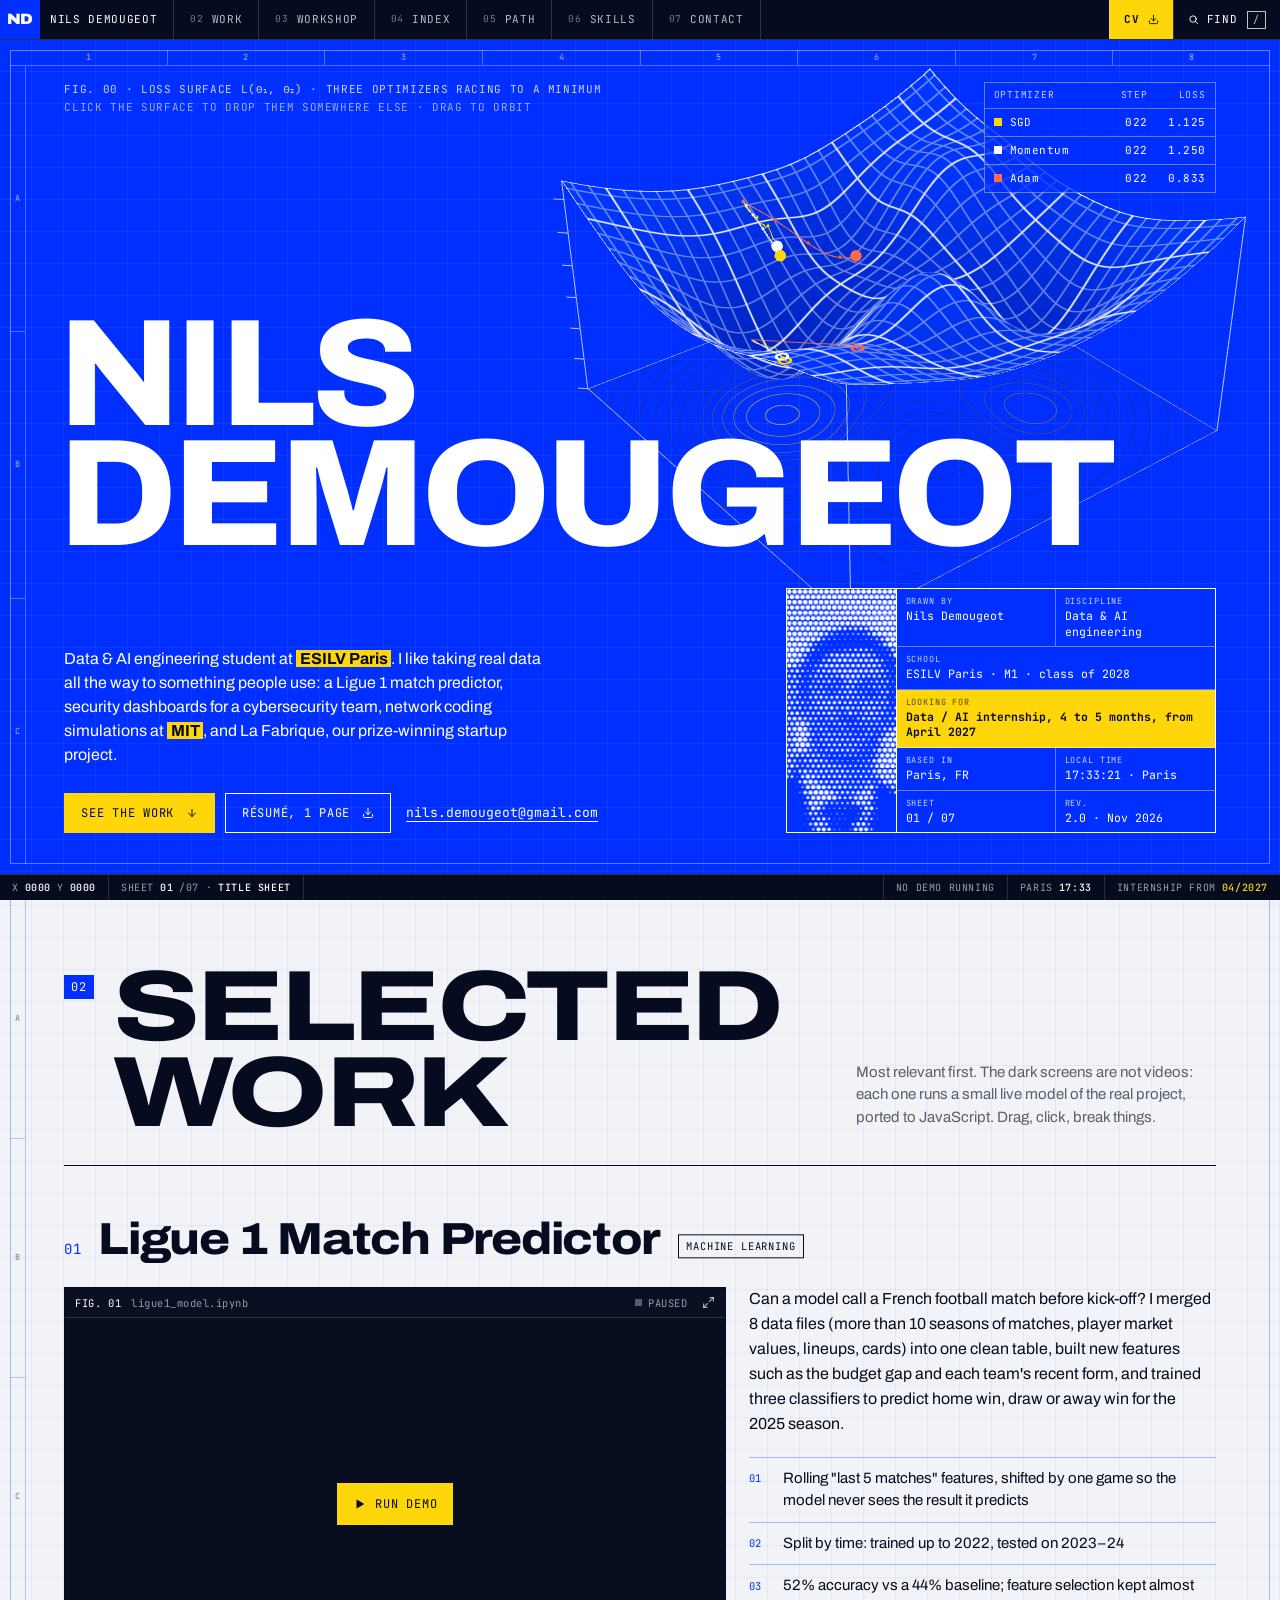
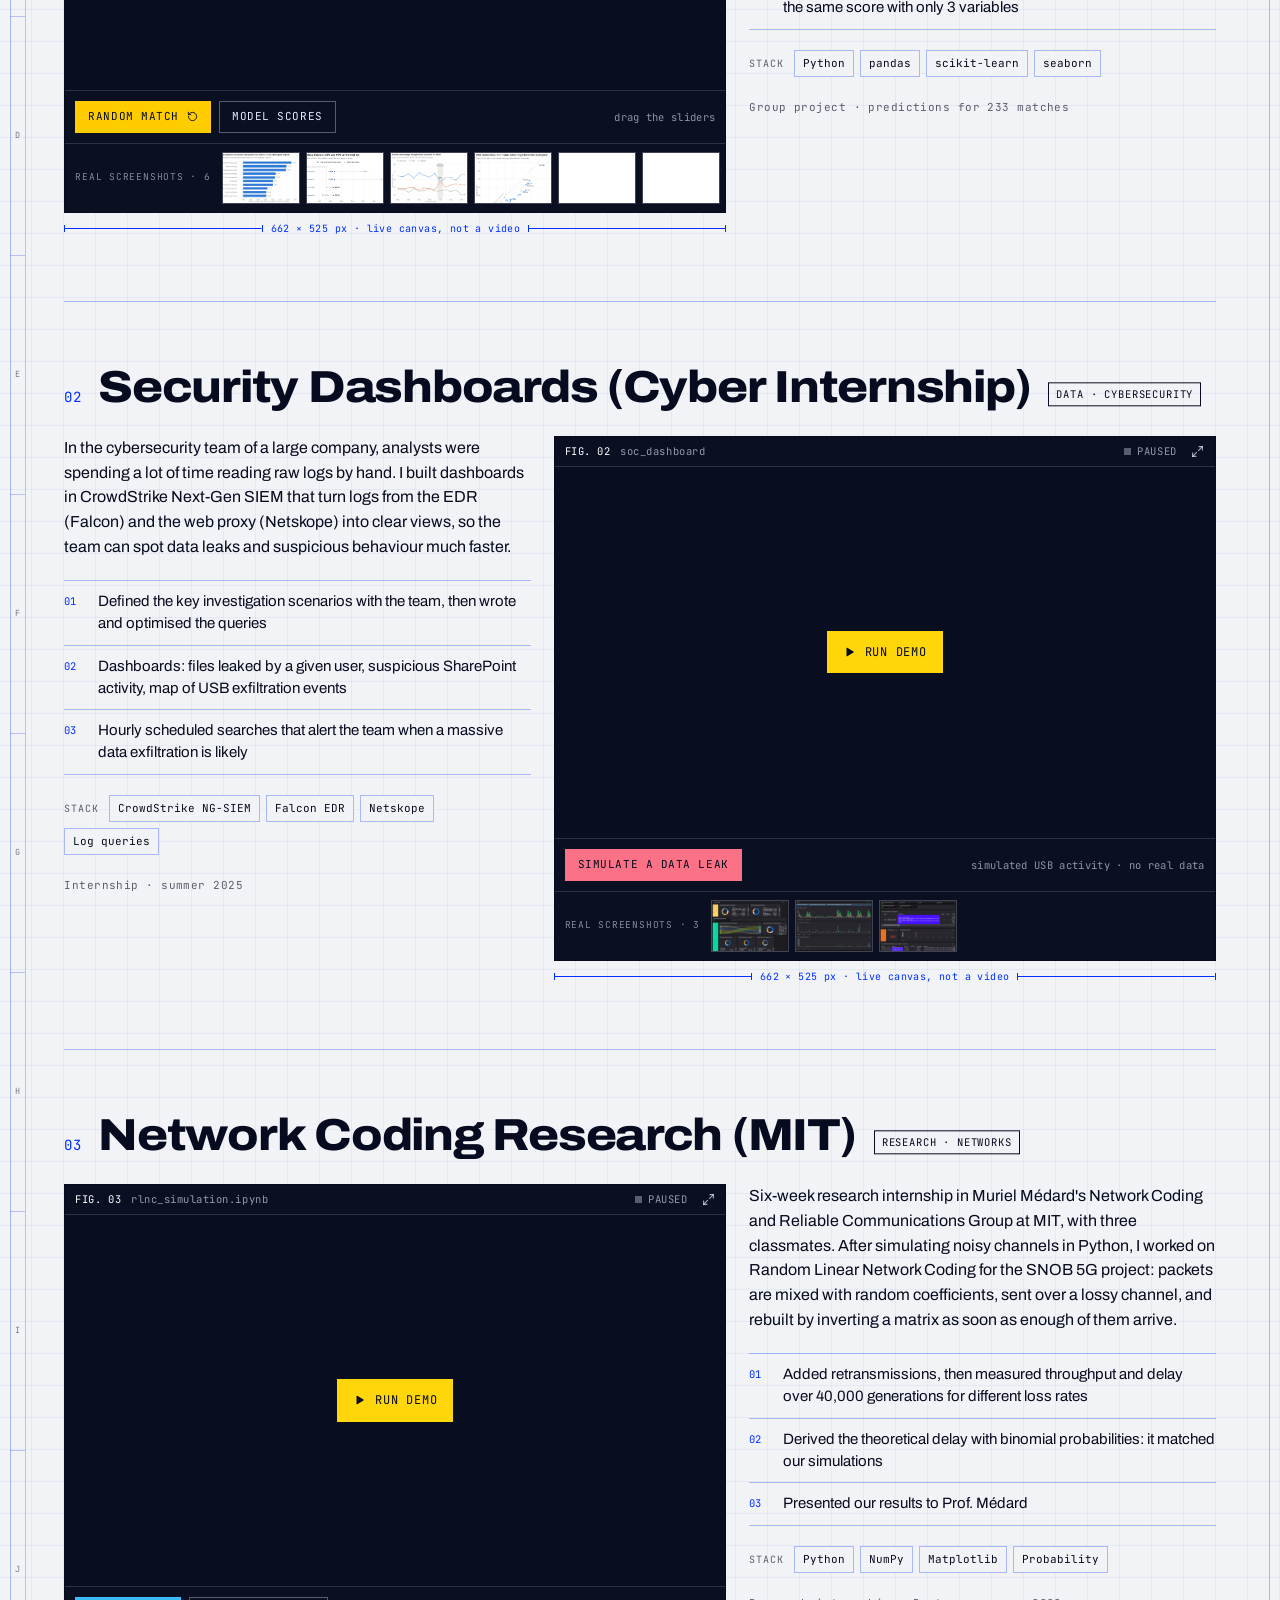
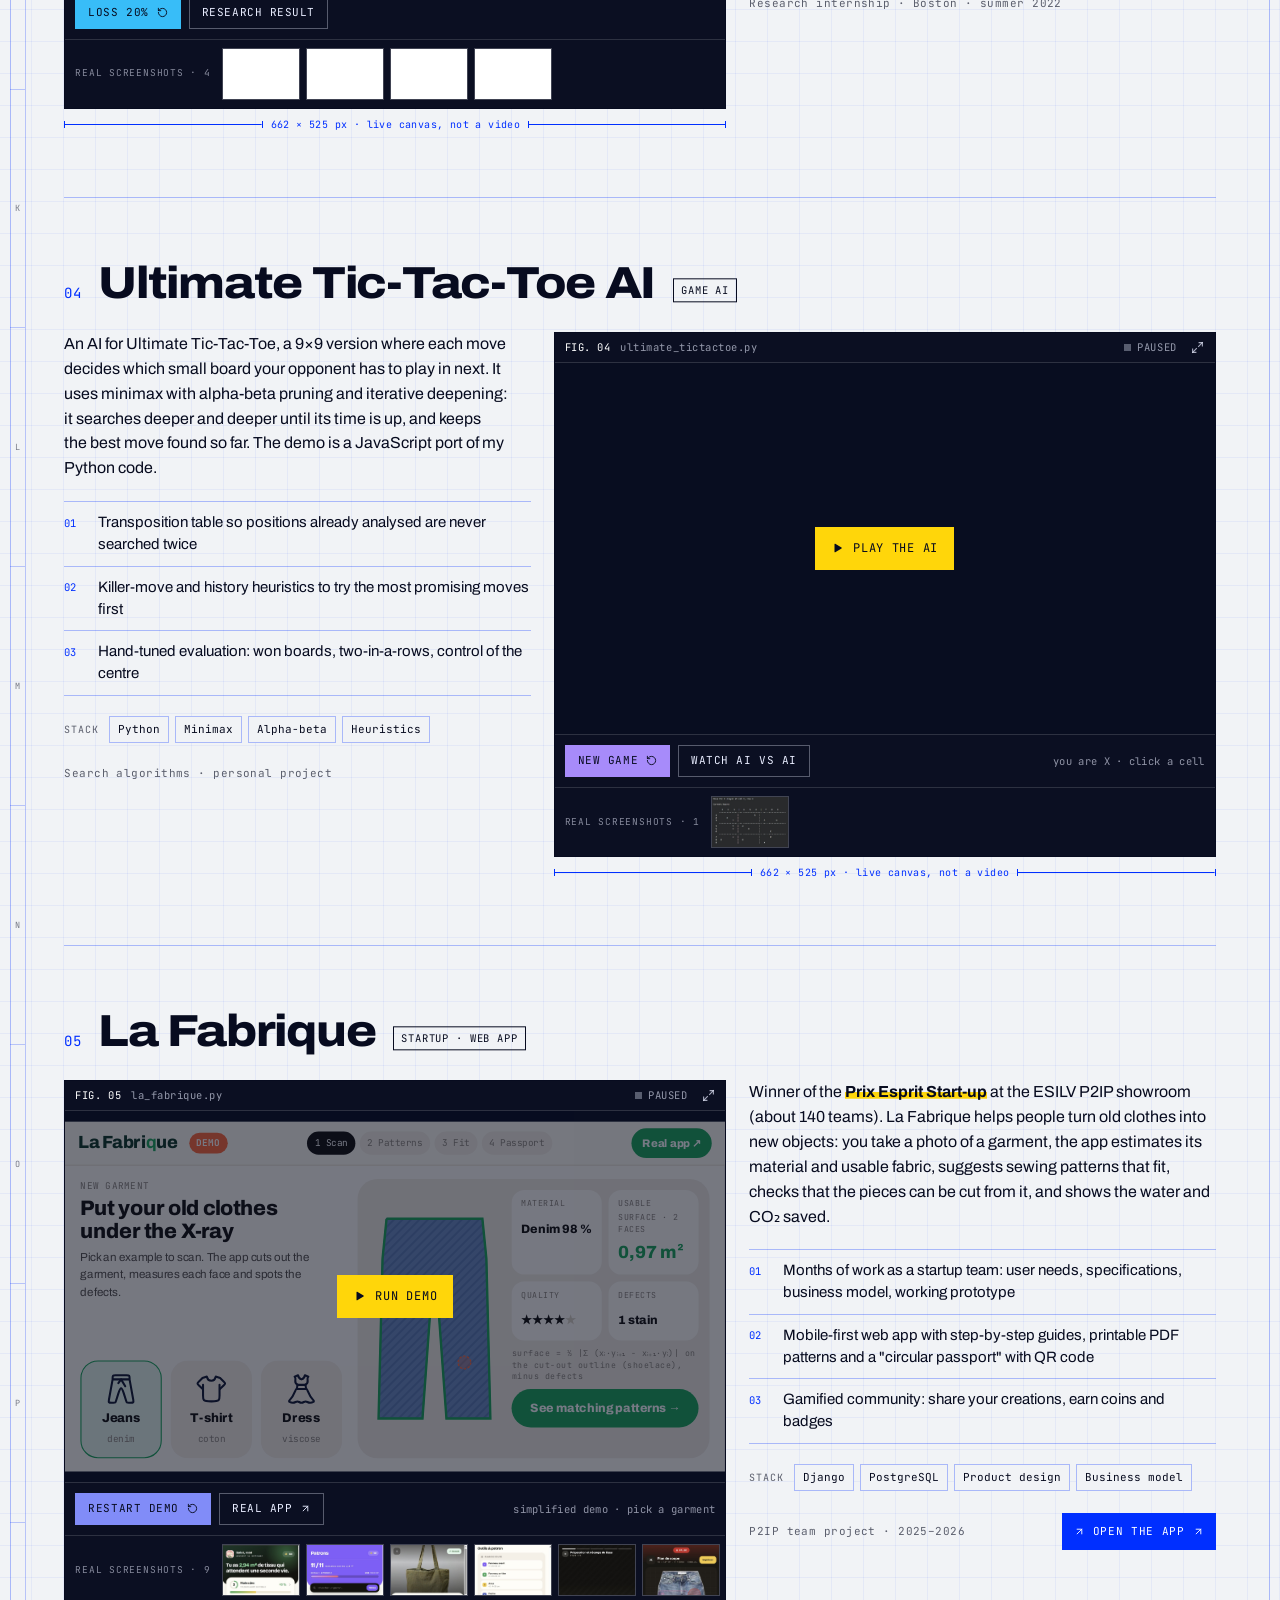
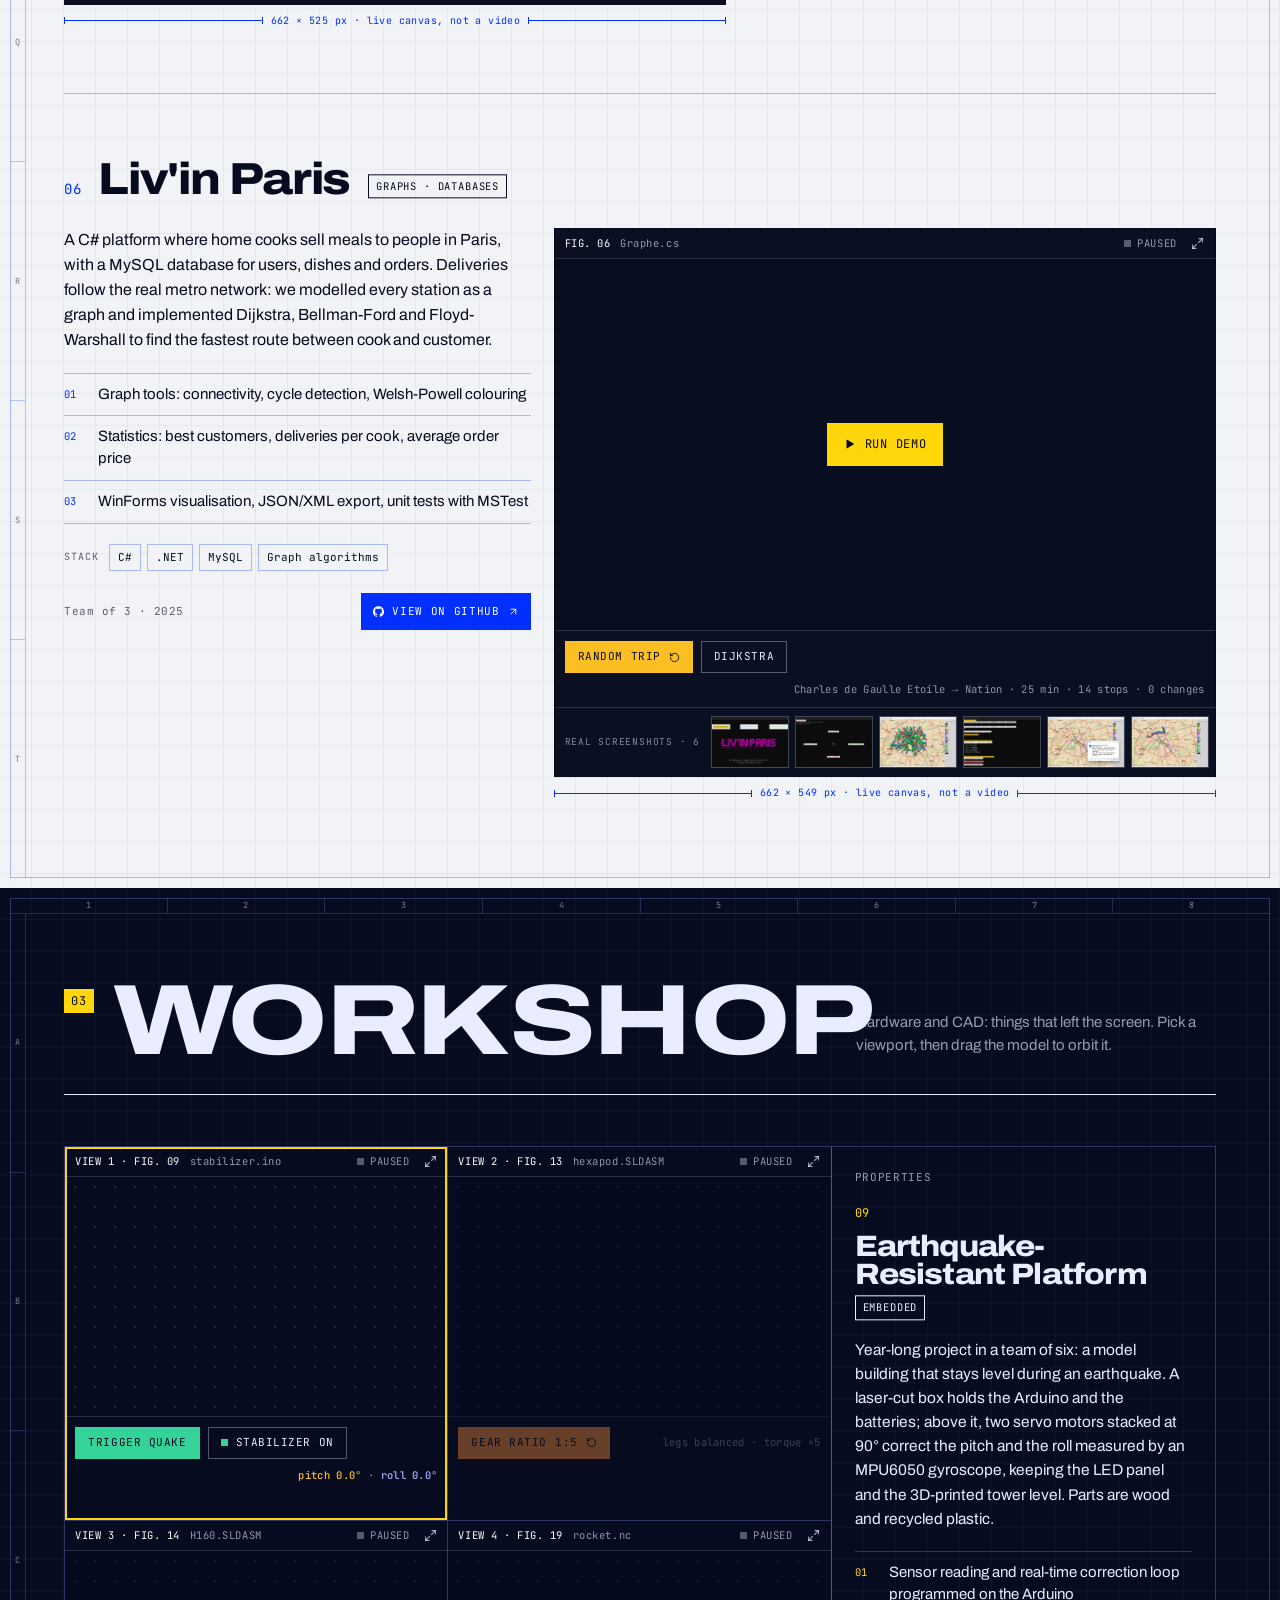
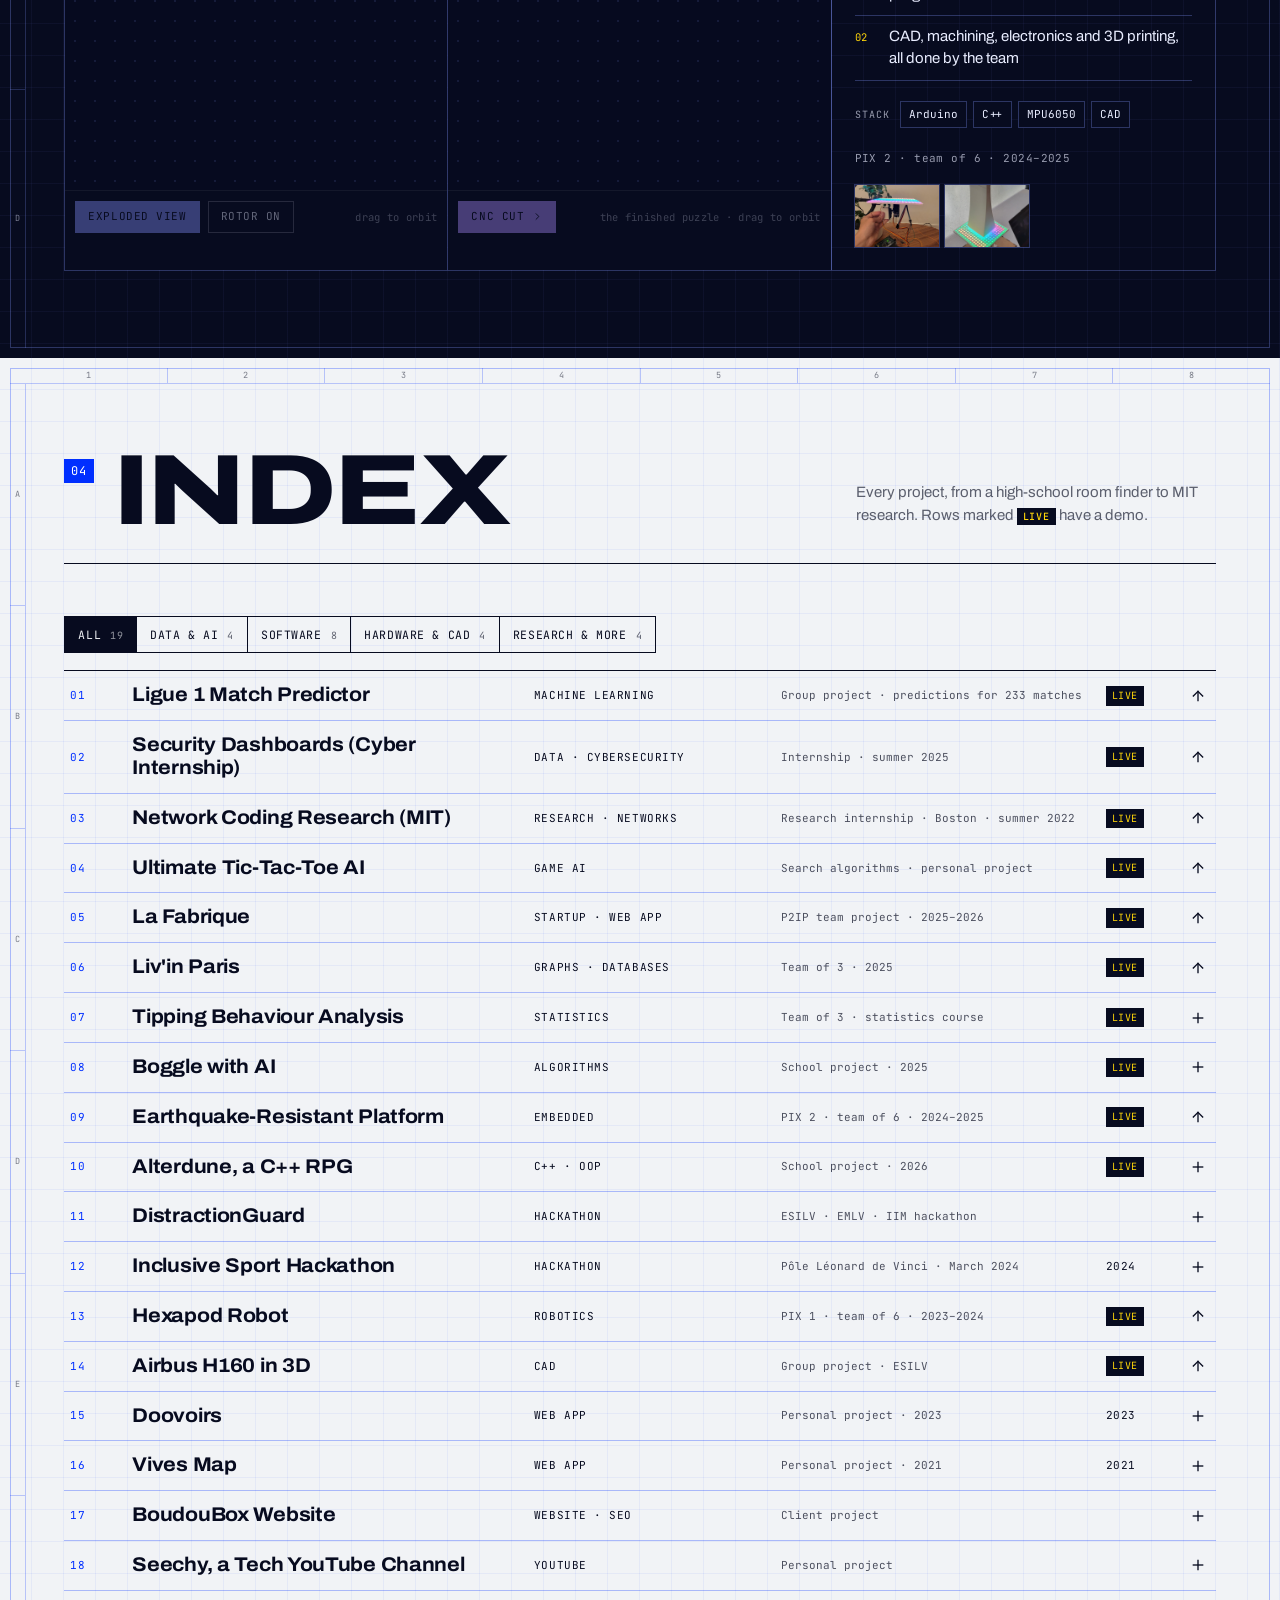
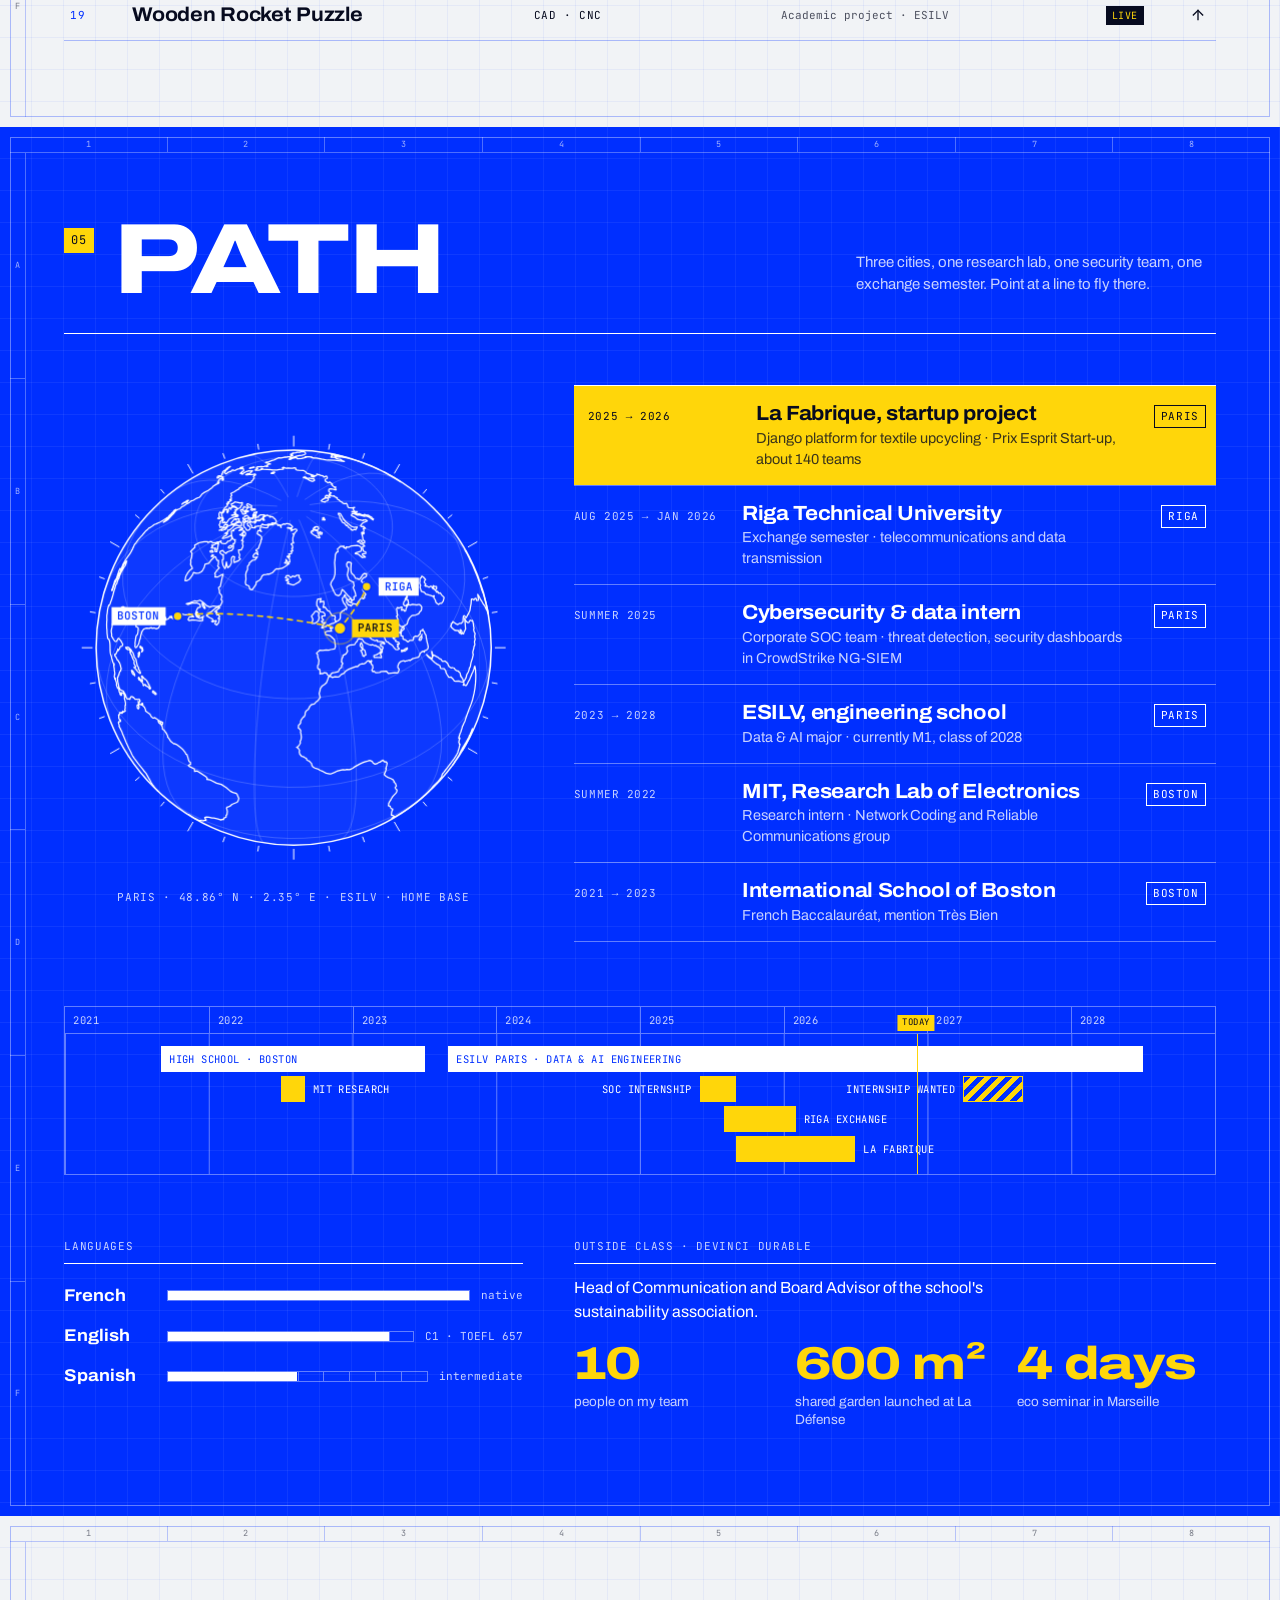
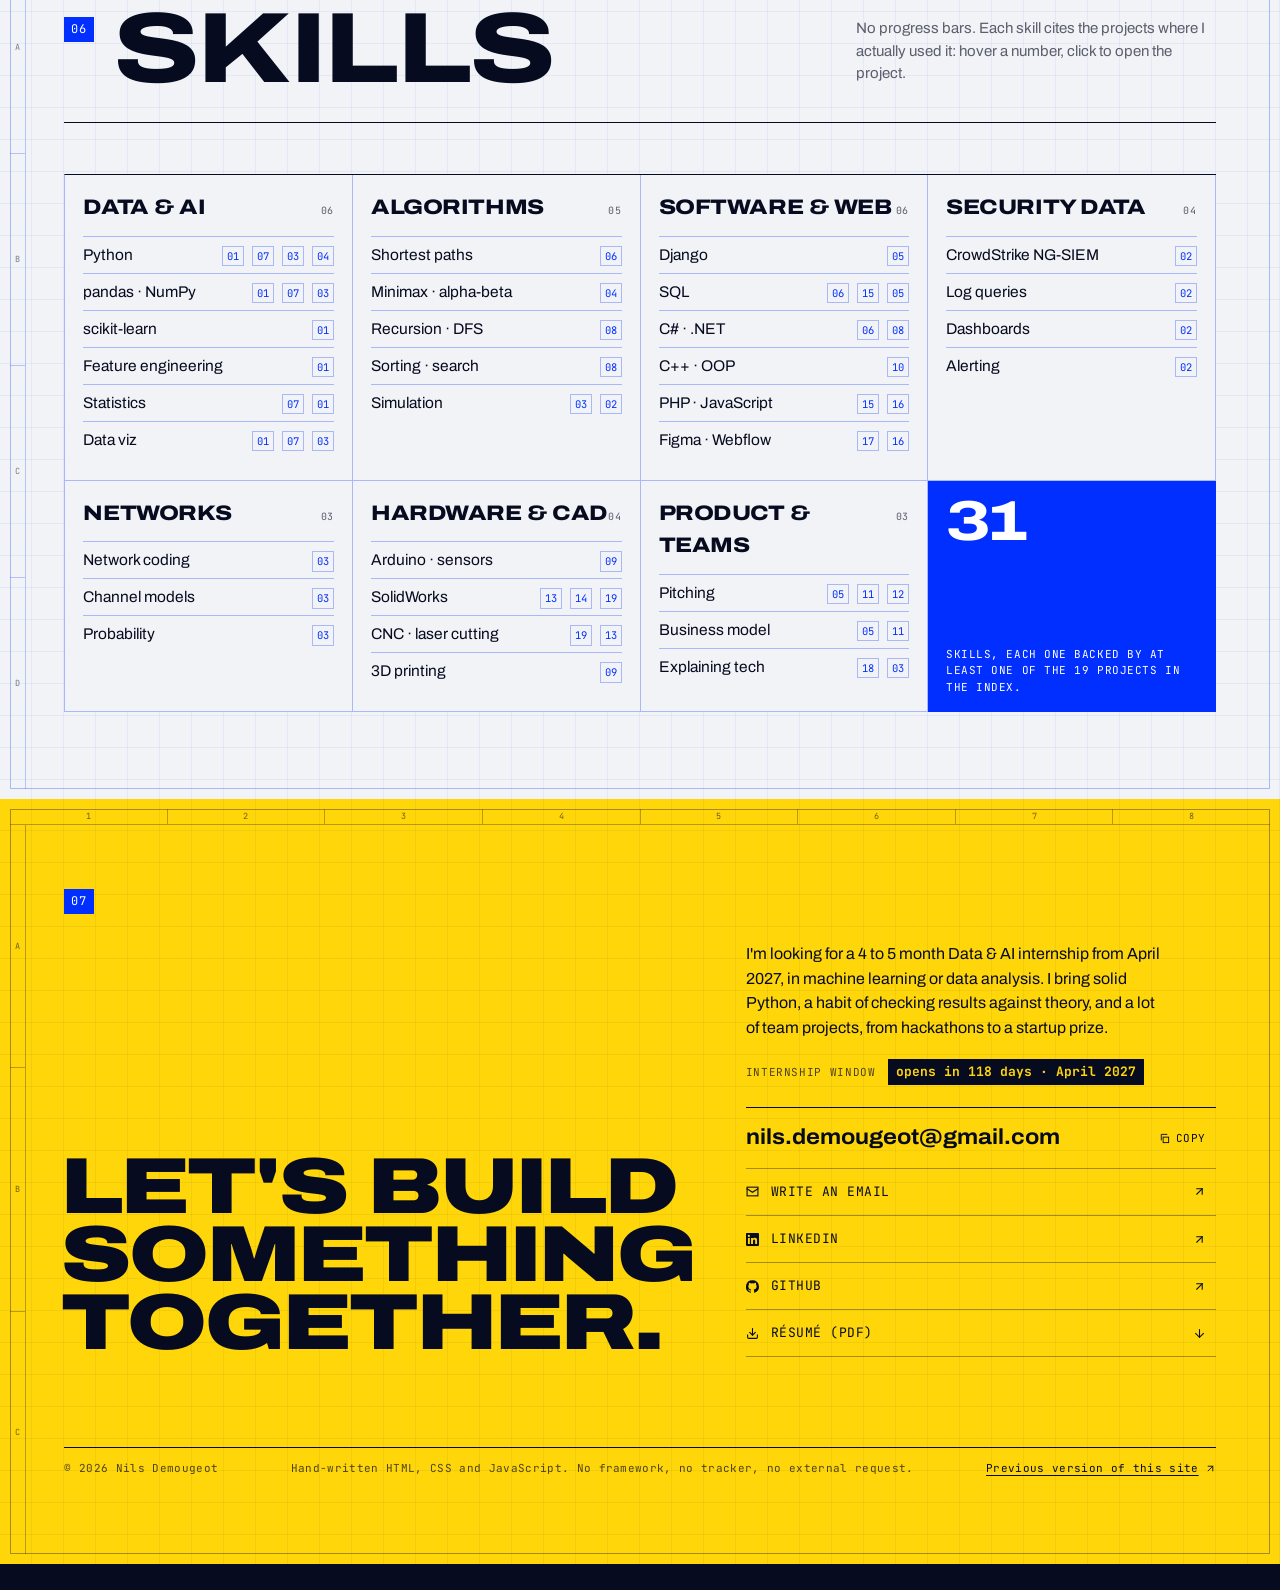
<file: index.html>
<!DOCTYPE html>
<html lang="en">
<head>
  <meta charset="utf-8">
  <meta name="viewport" content="width=device-width, initial-scale=1">
  <title>Nils Demougeot · Data & AI Engineering Portfolio</title>
  <meta name="description" content="Nils Demougeot, Data & AI engineering student at ESILV Paris. Machine learning, full-stack web, embedded systems, networks and security. Looking for a Data / AI internship from April 2027.">
  <meta name="author" content="Nils Demougeot">
  <meta name="robots" content="index, follow, max-image-preview:large">
  <link rel="canonical" href="https://nils-demougeot.github.io/">
  <meta name="theme-color" content="#002FFF">
  <meta property="og:type" content="profile">
  <meta property="profile:first_name" content="Nils">
  <meta property="profile:last_name" content="Demougeot">
  <meta property="og:locale" content="en_US">
  <meta property="og:title" content="Nils Demougeot · Data & AI Engineering Portfolio">
  <meta property="og:description" content="Interactive portfolio: machine learning, full-stack web, embedded systems and networks. Projects running live in the browser.">
  <meta property="og:url" content="https://nils-demougeot.github.io/">
  <meta property="og:site_name" content="Nils Demougeot">
  <!-- link previews (WhatsApp, LinkedIn, Slack, iMessage…) show this card; without these they pick the first big enough image -->
  <meta property="og:image" content="https://nils-demougeot.github.io/assets/img/og-card.jpg">
  <meta property="og:image:type" content="image/jpeg">
  <meta property="og:image:width" content="1200">
  <meta property="og:image:height" content="630">
  <meta property="og:image:alt" content="Nils Demougeot, Data & AI engineering student at ESILV Paris">
  <meta name="twitter:card" content="summary_large_image">
  <meta name="twitter:title" content="Nils Demougeot · Data & AI Engineering Portfolio">
  <meta name="twitter:description" content="Interactive portfolio: machine learning, full-stack web, embedded systems and networks. Projects running live in the browser.">
  <meta name="twitter:image" content="https://nils-demougeot.github.io/assets/img/og-card.jpg">
  <link rel="icon" href="assets/img/logo-nd.png" type="image/png" sizes="256x256">
  <link rel="apple-touch-icon" href="assets/img/logo-nd.png">
  <!-- Structured data: tells search engines this page is Nils Demougeot's profile and links it to the same person elsewhere (sameAs) -->
  <script type="application/ld+json">
  {
    "@context": "https://schema.org",
    "@graph": [
      {
        "@type": "ProfilePage",
        "@id": "https://nils-demougeot.github.io/#page",
        "url": "https://nils-demougeot.github.io/",
        "name": "Nils Demougeot · Data & AI Engineering Portfolio",
        "inLanguage": "en",
        "dateModified": "2026-11-09",
        "mainEntity": { "@id": "https://nils-demougeot.github.io/#nils" }
      },
      {
        "@type": "Person",
        "@id": "https://nils-demougeot.github.io/#nils",
        "name": "Nils Demougeot",
        "givenName": "Nils",
        "familyName": "Demougeot",
        "url": "https://nils-demougeot.github.io/",
        "image": "https://nils-demougeot.github.io/assets/img/avatar.jpg",
        "jobTitle": "Data & AI Engineering Student",
        "description": "Data & AI engineering student at ESILV Paris, looking for a Data / AI internship from April 2027.",
        "email": "mailto:nils.demougeot@gmail.com",
        "address": { "@type": "PostalAddress", "addressLocality": "Paris", "addressCountry": "FR" },
        "alumniOf": [
          { "@type": "CollegeOrUniversity", "name": "ESILV, De Vinci Engineering School", "url": "https://www.esilv.fr/" },
          { "@type": "CollegeOrUniversity", "name": "Riga Technical University", "url": "https://www.rtu.lv/" }
        ],
        "knowsAbout": ["Machine Learning", "Data Science", "Python", "pandas", "scikit-learn", "SQL", "C#", "C++", "Cybersecurity", "Network Coding", "Web Development"],
        "knowsLanguage": ["fr", "en", "es"],
        "sameAs": [
          "https://www.linkedin.com/in/nils-demougeot/",
          "https://github.com/nils-demougeot",
          "https://www.youtube.com/@seechyTech"
        ]
      }
    ]
  }
  </script>
  <link rel="preload" href="assets/fonts/archivo-latin.woff2" as="font" type="font/woff2" crossorigin>
  <link rel="preload" href="assets/fonts/jetbrains-mono-latin.woff2" as="font" type="font/woff2" crossorigin>
  <link rel="stylesheet" href="assets/css/site.css">
  <link rel="stylesheet" href="assets/css/demos.css">
  <script>document.documentElement.classList.add('js');</script>
</head>
<body>

<svg class="sprite" xmlns="http://www.w3.org/2000/svg" aria-hidden="true">
  <symbol id="i-arrow-up-right" viewBox="0 0 24 24"><path d="M7 17 17 7"/><path d="M7 7h10v10"/></symbol>
  <symbol id="i-arrow-down-right" viewBox="0 0 24 24"><path d="m7 7 10 10"/><path d="M17 7v10H7"/></symbol>
  <symbol id="i-arrow-left" viewBox="0 0 24 24"><path d="m12 19-7-7 7-7"/><path d="M19 12H5"/></symbol>
  <symbol id="i-arrow-up" viewBox="0 0 24 24"><path d="M12 19V5"/><path d="m5 12 7-7 7 7"/></symbol>
  <symbol id="i-arrow-down" viewBox="0 0 24 24"><path d="M12 5v14"/><path d="m19 12-7 7-7-7"/></symbol>
  <symbol id="i-chevron-left" viewBox="0 0 24 24"><path d="m15 18-6-6 6-6"/></symbol>
  <symbol id="i-chevron-right" viewBox="0 0 24 24"><path d="m9 18 6-6-6-6"/></symbol>
  <symbol id="i-chevron-down" viewBox="0 0 24 24"><path d="m6 9 6 6 6-6"/></symbol>
  <symbol id="i-download" viewBox="0 0 24 24"><path d="M21 15v4a2 2 0 0 1-2 2H5a2 2 0 0 1-2-2v-4"/><path d="m7 10 5 5 5-5"/><path d="M12 15V3"/></symbol>
  <symbol id="i-play" viewBox="0 0 24 24"><path d="M7 4.5v15a1 1 0 0 0 1.5.86l12.5-7.5a1 1 0 0 0 0-1.72L8.5 3.64A1 1 0 0 0 7 4.5z" fill="currentColor" stroke="none"/></symbol>
  <symbol id="i-refresh" viewBox="0 0 24 24"><path d="M3 12a9 9 0 1 0 9-9 9.75 9.75 0 0 0-6.74 2.74L3 8"/><path d="M3 3v5h5"/></symbol>
  <symbol id="i-check" viewBox="0 0 24 24"><path d="M20 6 9 17l-5-5"/></symbol>
  <symbol id="i-x" viewBox="0 0 24 24"><path d="M18 6 6 18"/><path d="m6 6 12 12"/></symbol>
  <symbol id="i-plus" viewBox="0 0 24 24"><path d="M12 5v14"/><path d="M5 12h14"/></symbol>
  <symbol id="i-copy" viewBox="0 0 24 24"><rect x="9" y="9" width="12" height="12"/><path d="M5 15V3h12"/></symbol>
  <symbol id="i-search" viewBox="0 0 24 24"><circle cx="11" cy="11" r="7"/><path d="m21 21-5-5"/></symbol>
  <symbol id="i-mail" viewBox="0 0 24 24"><rect x="2" y="4" width="20" height="16"/><path d="m22 7-10 6.5L2 7"/></symbol>
  <symbol id="i-maximize" viewBox="0 0 24 24"><path d="M15 3h6v6"/><path d="M9 21H3v-6"/><path d="m21 3-7 7"/><path d="m3 21 7-7"/></symbol>
  <symbol id="i-minimize" viewBox="0 0 24 24"><path d="M4 14h6v6"/><path d="M20 10h-6V4"/><path d="m14 10 7-7"/><path d="m3 21 7-7"/></symbol>
  <symbol id="i-github" viewBox="0 0 24 24"><path fill="currentColor" stroke="none" d="M12 .3a12 12 0 0 0-3.8 23.38c.6.12.83-.26.83-.57L9 21.07c-3.34.72-4.04-1.61-4.04-1.61-.55-1.39-1.34-1.76-1.34-1.76-1.08-.74.09-.73.09-.73 1.2.09 1.84 1.24 1.84 1.24 1.07 1.83 2.8 1.3 3.49 1 .1-.78.42-1.31.76-1.61-2.66-.3-5.47-1.33-5.47-5.93 0-1.31.47-2.38 1.24-3.22-.14-.3-.54-1.52.1-3.18 0 0 1-.32 3.3 1.23a11.5 11.5 0 0 1 6 0c2.28-1.55 3.29-1.23 3.29-1.23.64 1.66.24 2.88.12 3.18a4.65 4.65 0 0 1 1.23 3.22c0 4.61-2.8 5.63-5.48 5.92.42.36.81 1.1.81 2.22l-.01 3.29c0 .31.2.69.82.57A12 12 0 0 0 12 .3"/></symbol>
  <symbol id="i-linkedin" viewBox="0 0 24 24"><path fill="currentColor" stroke="none" d="M20.45 20.45h-3.56v-5.57c0-1.33-.02-3.04-1.85-3.04-1.85 0-2.14 1.45-2.14 2.94v5.67H9.35V9h3.41v1.56h.05c.48-.9 1.64-1.85 3.37-1.85 3.6 0 4.27 2.37 4.27 5.46v6.28zM5.34 7.43a2.06 2.06 0 1 1 0-4.13 2.06 2.06 0 0 1 0 4.13zM7.12 20.45H3.56V9h3.56v11.45zM22.22 0H1.77C.79 0 0 .77 0 1.73v20.54C0 23.23.79 24 1.77 24h20.45c.98 0 1.78-.77 1.78-1.73V1.73C24 .77 23.2 0 22.22 0z"/></symbol>
</svg>

<a class="skip" href="#work">Skip to the projects</a>

<!-- Top bar: sheet navigation, like the ribbon of a CAD workspace -->
<header class="bar bar-top">
  <a class="bar-logo" href="#top" aria-label="Nils Demougeot, back to top"><b>ND</b><span>Nils Demougeot</span></a>
  <nav class="bar-nav" aria-label="Sections">
    <a href="#work"><i>02</i>Work</a>
    <a href="#workshop"><i>03</i>Workshop</a>
    <a href="#index"><i>04</i>Index</a>
    <a href="#path"><i>05</i>Path</a>
    <a href="#skills"><i>06</i>Skills</a>
    <a href="#contact"><i>07</i>Contact</a>
  </nav>
  <div class="bar-tools">
    <a class="bar-cv" href="assets/cv/Resume_Nils_Demougeot.pdf" download="Resume_Nils_Demougeot.pdf">CV<svg class="ic"><use href="#i-download"/></svg></a>
    <button type="button" class="bar-find" id="palOpen" aria-haspopup="dialog"><svg class="ic"><use href="#i-search"/></svg><span>Find</span><kbd>/</kbd></button>
  </div>
</header>

<main>

  <!-- ═════════ 01 · Title sheet ═════════ -->
  <section class="sheet s-blue hero" id="top" data-sheet="Title sheet">
    <canvas id="heroGL" aria-hidden="true"></canvas>

    <div class="hero-fig">
      <span class="anno">Fig. 00 · Loss surface L(θ₁, θ₂) · three optimizers racing to a minimum</span>
      <span class="anno dim" id="heroHint">click the surface to drop them somewhere else · drag to orbit</span>
    </div>

    <div class="hero-read" id="heroRead" aria-hidden="true">
      <div class="hr-head"><span>optimizer</span><span>step</span><span>loss</span></div>
      <div class="hr-row" data-opt="0"><span><i style="--k:#FFD60A"></i>SGD</span><span class="st">000</span><span class="ls">0.000</span></div>
      <div class="hr-row" data-opt="1"><span><i style="--k:#FFFFFF"></i>Momentum</span><span class="st">000</span><span class="ls">0.000</span></div>
      <div class="hr-row" data-opt="2"><span><i style="--k:#FF6A4D"></i>Adam</span><span class="st">000</span><span class="ls">0.000</span></div>
    </div>

    <h1 class="name" id="name" aria-label="Nils Demougeot"><span class="ln" aria-hidden="true">Nils</span><span class="ln" aria-hidden="true">Demougeot</span></h1>

    <div class="hero-main">
      <p class="lead">Data &amp; AI engineering student at <strong>ESILV Paris</strong>. I like taking real data all the way to something people use: a Ligue 1 match predictor, security dashboards for a cybersecurity team, network coding simulations at <strong>MIT</strong>, and La Fabrique, our prize-winning startup project.</p>
      <div class="cta-row">
        <a class="btn btn-hi" href="#work">See the work<svg class="ic"><use href="#i-arrow-down"/></svg></a>
        <a class="btn" href="assets/cv/Resume_Nils_Demougeot.pdf" download="Resume_Nils_Demougeot.pdf">Résumé, 1 page<svg class="ic"><use href="#i-download"/></svg></a>
        <a class="btn btn-txt" href="mailto:nils.demougeot@gmail.com">nils.demougeot@gmail.com</a>
      </div>
    </div>

    <!-- Title block, as on an engineering drawing -->
    <aside class="tblock" aria-label="Summary">
      <div class="tb-photo"><canvas id="portrait" width="220" height="220" aria-hidden="true"></canvas><img src="assets/img/avatar.jpg" alt="Portrait of Nils Demougeot" width="110" height="110"></div>
      <dl class="tb-grid">
        <div><dt>Drawn by</dt><dd>Nils Demougeot</dd></div>
        <div><dt>Discipline</dt><dd>Data &amp; AI engineering</dd></div>
        <div class="w2"><dt>School</dt><dd>ESILV Paris · M1 · class of 2028</dd></div>
        <div class="w2 hl"><dt>Looking for</dt><dd>Data / AI internship, 4 to 5 months, from April 2027</dd></div>
        <div><dt>Based in</dt><dd>Paris, FR</dd></div>
        <div><dt>Local time</dt><dd id="clock">--:--:--</dd></div>
        <div><dt>Sheet</dt><dd>01 / 07</dd></div>
        <div><dt>Rev.</dt><dd>2.0 · Nov 2026</dd></div>
      </dl>
    </aside>
  </section>

  <!-- ═════════ 02 · Selected work ═════════ -->
  <section class="sheet s-paper" id="work" data-sheet="Selected work">
    <header class="sec-head">
      <span class="sec-no">02</span>
      <h2>Selected work</h2>
      <p class="sec-note">Most relevant first. The dark screens are not videos: each one runs a small live model of the real project, ported to JavaScript. Drag, click, break things.</p>
    </header>

    <!-- One <article class="proj"> per project, in display order (most relevant first). This grid is the single source for the
         whole site: the first cards become the large sheets below, hardware demos go to the Workshop, everything is listed in the Index.
         tools/galleries.html can still add, edit, reorder and delete cards here. -->
    <div class="projects" id="projects">
        <!-- 01 · Data & AI -->
        <article class="proj" id="p-ligue1" data-demo="ligue1" data-cat="ai" style="--c:#FFCC00" data-card data-accent="#FFCC00">
          <div class="proj-bar"><i class="r"></i><i class="y"></i><i class="g"></i><span class="file">ligue1_model.ipynb</span><span class="status"><i></i><em>paused</em></span><button type="button" class="pip-back" data-stop><svg class="ic"><use href="#i-arrow-left"/></svg>Back to cover</button></div>
          <div class="proj-stage">
            <div class="cover"><span>Ligue 1 model · screenshot</span></div>
            <div class="pip">
              <div class="pip-canvas"><canvas></canvas></div>
              <button type="button" class="pip-run" data-activate="ligue1"><span><i><svg class="ic"><use href="#i-play"/></svg></i>Run demo</span></button>
              <div class="pip-ctrl">
                <button type="button" class="pill-btn" data-act="random" style="background:#FFCC00">Random match <svg class="ic"><use href="#i-refresh"/></svg></button>
                <button type="button" class="pill-btn ghost" data-act="mode" data-out="mode">Model scores</button>
                <span class="pip-note" data-out="note">drag the sliders</span>
              </div>
            </div>
          </div>
          <div class="proj-body">
            <div class="proj-title"><h3>Ligue 1 Match Predictor</h3><span class="tag">MACHINE LEARNING</span></div>
            <p>Can a model call a French football match before kick-off? I merged 8 data files (more than 10 seasons of matches, player market values, lineups, cards) into one clean table, built new features such as the budget gap and each team's recent form, and trained three classifiers to predict home win, draw or away win for the 2025 season.</p>
            <ul class="facts">
              <li>Rolling "last 5 matches" features, shifted by one game so the model never sees the result it predicts</li>
              <li>Split by time: trained up to 2022, tested on 2023–24</li>
              <li>52% accuracy vs a 44% baseline; feature selection kept almost the same score with only 3 variables</li>
            </ul>
            <div class="stack"><span class="stack-lbl">$ stack</span><span>Python</span><span>pandas</span><span>scikit-learn</span><span>seaborn</span></div>
            <div class="proj-foot"><span>Group project · predictions for 233 matches</span></div>
          </div>
        </article>

        <!-- 02 · Data & AI -->
        <article class="proj" id="p-siem" data-demo="siem" data-cat="ai" style="--c:#fb7185" data-card data-accent="#fb7185">
          <div class="proj-bar"><i class="r"></i><i class="y"></i><i class="g"></i><span class="file">soc_dashboard</span><span class="status"><i></i><em>paused</em></span><button type="button" class="pip-back" data-stop><svg class="ic"><use href="#i-arrow-left"/></svg>Back to cover</button></div>
          <div class="proj-stage">
            <div class="cover"><span>Security dashboard · screenshot</span></div>
            <div class="pip">
              <div class="pip-canvas"><canvas></canvas></div>
              <button type="button" class="pip-run" data-activate="siem"><span><i><svg class="ic"><use href="#i-play"/></svg></i>Run demo</span></button>
              <div class="pip-ctrl">
                <button type="button" class="pill-btn" data-act="exfil" style="background:#fb7185">Simulate a data leak</button>
                <span class="pip-note" data-out="note">simulated USB activity · no real data</span>
              </div>
            </div>
          </div>
          <div class="proj-body">
            <div class="proj-title"><h3>Security Dashboards (Cyber Internship)</h3><span class="tag">DATA · CYBERSECURITY</span></div>
            <p>In the cybersecurity team of a large company, analysts were spending a lot of time reading raw logs by hand. I built dashboards in CrowdStrike Next-Gen SIEM that turn logs from the EDR (Falcon) and the web proxy (Netskope) into clear views, so the team can spot data leaks and suspicious behaviour much faster.</p>
            <ul class="facts">
              <li>Defined the key investigation scenarios with the team, then wrote and optimised the queries</li>
              <li>Dashboards: files leaked by a given user, suspicious SharePoint activity, map of USB exfiltration events</li>
              <li>Hourly scheduled searches that alert the team when a massive data exfiltration is likely</li>
            </ul>
            <div class="stack"><span class="stack-lbl">$ stack</span><span>CrowdStrike NG-SIEM</span><span>Falcon EDR</span><span>Netskope</span><span>Log queries</span></div>
            <div class="proj-foot"><span>Internship · summer 2025</span></div>
          </div>
        </article>

        <!-- 03 · Research -->
        <article class="proj" id="p-mit" data-demo="mit" data-cat="more" style="--c:#38bdf8" data-card data-accent="#38bdf8">
          <div class="proj-bar"><i class="r"></i><i class="y"></i><i class="g"></i><span class="file">rlnc_simulation.ipynb</span><span class="status"><i></i><em>paused</em></span><button type="button" class="pip-back" data-stop><svg class="ic"><use href="#i-arrow-left"/></svg>Back to cover</button></div>
          <div class="proj-stage">
            <div class="cover"><span>RLNC delay plot · chart</span></div>
            <div class="pip">
              <div class="pip-canvas"><canvas></canvas></div>
              <button type="button" class="pip-run" data-activate="mit"><span><i><svg class="ic"><use href="#i-play"/></svg></i>Run demo</span></button>
              <div class="pip-ctrl">
                <button type="button" class="pill-btn" data-act="p" style="background:#38bdf8"><span data-out="p">loss 20%</span> <svg class="ic"><use href="#i-refresh"/></svg></button>
                <button type="button" class="pill-btn ghost" data-act="mode"><span data-out="mode">Research result</span></button>
              </div>
            </div>
          </div>
          <div class="proj-body">
            <div class="proj-title"><h3>Network Coding Research (MIT)</h3><span class="tag">RESEARCH · NETWORKS</span></div>
            <p>Six-week research internship in Muriel Médard's Network Coding and Reliable Communications Group at MIT, with three classmates. After simulating noisy channels in Python, I worked on Random Linear Network Coding for the SNOB 5G project: packets are mixed with random coefficients, sent over a lossy channel, and rebuilt by inverting a matrix as soon as enough of them arrive.</p>
            <ul class="facts">
              <li>Added retransmissions, then measured throughput and delay over 40,000 generations for different loss rates</li>
              <li>Derived the theoretical delay with binomial probabilities: it matched our simulations</li>
              <li>Presented our results to Prof. Médard</li>
            </ul>
            <div class="stack"><span class="stack-lbl">$ stack</span><span>Python</span><span>NumPy</span><span>Matplotlib</span><span>Probability</span></div>
            <div class="proj-foot"><span>Research internship · Boston · summer 2022</span></div>
          </div>
        </article>

        <!-- 04 · Data & AI -->
        <article class="proj" id="p-uttt" data-demo="uttt" data-cat="ai sw" style="--c:#a78bfa" data-card data-accent="#a78bfa">
          <div class="proj-bar"><i class="r"></i><i class="y"></i><i class="g"></i><span class="file">ultimate_tictactoe.py</span><span class="status"><i></i><em>paused</em></span><button type="button" class="pip-back" data-stop><svg class="ic"><use href="#i-arrow-left"/></svg>Back to cover</button></div>
          <div class="proj-stage">
            <div class="cover"><span>Ultimate Tic-Tac-Toe · screenshot</span></div>
            <div class="pip">
              <div class="pip-canvas"><canvas></canvas></div>
              <button type="button" class="pip-run" data-activate="uttt"><span><i><svg class="ic"><use href="#i-play"/></svg></i>Play the AI</span></button>
              <div class="pip-ctrl">
                <button type="button" class="pill-btn" data-act="new" style="background:#a78bfa">New game <svg class="ic"><use href="#i-refresh"/></svg></button>
                <button type="button" class="pill-btn ghost" data-act="watch" data-out="mode">Watch AI vs AI</button>
                <span class="pip-note" data-out="note">you are X · click a cell</span>
              </div>
            </div>
          </div>
          <div class="proj-body">
            <div class="proj-title"><h3>Ultimate Tic-Tac-Toe AI</h3><span class="tag">GAME AI</span></div>
            <p>An AI for Ultimate Tic-Tac-Toe, a 9×9 version where each move decides which small board your opponent has to play in next. It uses minimax with alpha-beta pruning and iterative deepening: it searches deeper and deeper until its time is up, and keeps the best move found so far. The demo is a JavaScript port of my Python code.</p>
            <ul class="facts">
              <li>Transposition table so positions already analysed are never searched twice</li>
              <li>Killer-move and history heuristics to try the most promising moves first</li>
              <li>Hand-tuned evaluation: won boards, two-in-a-rows, control of the centre</li>
            </ul>
            <div class="stack"><span class="stack-lbl">$ stack</span><span>Python</span><span>Minimax</span><span>Alpha-beta</span><span>Heuristics</span></div>
            <div class="proj-foot"><span>Search algorithms · personal project</span></div>
          </div>
        </article>

        <!-- 05 · Software -->
        <article class="proj" id="p-fabrique" data-demo="fabrique" data-cat="sw" style="--c:#818cf8" data-card data-accent="#818cf8">
          <div class="proj-bar"><i class="r"></i><i class="y"></i><i class="g"></i><span class="file">la_fabrique.py</span><span class="status"><i></i><em>paused</em></span><button type="button" class="pip-back" data-stop><svg class="ic"><use href="#i-arrow-left"/></svg>Back to cover</button></div>
          <div class="proj-stage">
            <div class="cover"><span>La Fabrique · screenshot</span></div>
            <div class="pip">
              <div class="pip-canvas"><canvas></canvas></div>
              <button type="button" class="pip-run" data-activate="fabrique"><span><i><svg class="ic"><use href="#i-play"/></svg></i>Run demo</span></button>
              <div class="pip-ctrl">
                <button type="button" class="pill-btn" data-act="restart" style="background:#818cf8">Restart demo <svg class="ic"><use href="#i-refresh"/></svg></button>
                <a class="pill-btn ghost" href="https://la-fabrique.onrender.com/" target="_blank" rel="noopener">Real app <svg class="ic"><use href="#i-arrow-up-right"/></svg></a>
                <span class="pip-note" data-out="note">simplified demo · not the real app</span>
              </div>
            </div>
          </div>
          <div class="proj-body">
            <div class="proj-title"><h3>La Fabrique</h3><span class="tag">STARTUP · WEB APP</span></div>
            <p>Winner of the <strong>Prix Esprit Start-up</strong> at the ESILV P2IP showroom (about 140 teams). La Fabrique helps people turn old clothes into new objects: you take a photo of a garment, the app estimates its material and usable fabric, suggests sewing patterns that fit, checks that the pieces can be cut from it, and shows the water and CO₂ saved.</p>
            <ul class="facts">
              <li>Months of work as a startup team: user needs, specifications, business model, working prototype</li>
              <li>Mobile-first web app with step-by-step guides, printable PDF patterns and a "circular passport" with QR code</li>
              <li>Gamified community: share your creations, earn coins and badges</li>
            </ul>
            <div class="stack"><span class="stack-lbl">$ stack</span><span>Django</span><span>PostgreSQL</span><span>Product design</span><span>Business model</span></div>
            <div class="proj-foot"><span>P2IP team project · 2025–2026</span><a class="proj-link" href="https://la-fabrique.onrender.com/" target="_blank" rel="noopener"><svg class="ic"><use href="#i-arrow-up-right"/></svg>Open the app<svg class="ic"><use href="#i-arrow-up-right"/></svg></a></div>
          </div>
        </article>

        <!-- 06 · Software -->
        <article class="proj" id="p-livin" data-demo="livin" data-cat="sw" style="--c:#fbbf24" data-card data-accent="#fbbf24">
          <div class="proj-bar"><i class="r"></i><i class="y"></i><i class="g"></i><span class="file">Graphe.cs</span><span class="status"><i></i><em>paused</em></span><button type="button" class="pip-back" data-stop><svg class="ic"><use href="#i-arrow-left"/></svg>Back to cover</button></div>
          <div class="proj-stage">
            <div class="cover"><span>Liv'in Paris · screenshot</span></div>
            <div class="pip">
              <div class="pip-canvas"><canvas></canvas></div>
              <button type="button" class="pip-run" data-activate="livin"><span><i><svg class="ic"><use href="#i-play"/></svg></i>Run demo</span></button>
              <div class="pip-ctrl">
                <button type="button" class="pill-btn" data-act="random" style="background:#fbbf24">Random trip <svg class="ic"><use href="#i-refresh"/></svg></button>
                <button type="button" class="pill-btn ghost" data-act="algo"><span data-out="algo">Dijkstra</span></button>
                <span class="pip-note" data-out="note">click two stations</span>
              </div>
            </div>
          </div>
          <div class="proj-body">
            <div class="proj-title"><h3>Liv'in Paris</h3><span class="tag">GRAPHS · DATABASES</span></div>
            <p>A C# platform where home cooks sell meals to people in Paris, with a MySQL database for users, dishes and orders. Deliveries follow the real metro network: we modelled every station as a graph and implemented Dijkstra, Bellman-Ford and Floyd-Warshall to find the fastest route between cook and customer.</p>
            <ul class="facts">
              <li>Graph tools: connectivity, cycle detection, Welsh-Powell colouring</li>
              <li>Statistics: best customers, deliveries per cook, average order price</li>
              <li>WinForms visualisation, JSON/XML export, unit tests with MSTest</li>
            </ul>
            <div class="stack"><span class="stack-lbl">$ stack</span><span>C#</span><span>.NET</span><span>MySQL</span><span>Graph algorithms</span></div>
            <div class="proj-foot"><span>Team of 3 · 2025</span><a class="proj-link" href="https://github.com/nils-demougeot/livin_paris" target="_blank" rel="noopener"><svg class="ic"><use href="#i-github"/></svg>View on GitHub<svg class="ic"><use href="#i-arrow-up-right"/></svg></a></div>
          </div>
        </article>

        <!-- 07 · Data & AI -->
        <article class="proj" id="p-tips" data-demo="tips" data-cat="ai" style="--c:#2dd4bf" data-card data-accent="#2dd4bf">
          <div class="proj-bar"><i class="r"></i><i class="y"></i><i class="g"></i><span class="file">tipping_norway.ipynb</span><span class="status"><i></i><em>paused</em></span><button type="button" class="pip-back" data-stop><svg class="ic"><use href="#i-arrow-left"/></svg>Back to cover</button></div>
          <div class="proj-stage">
            <div class="cover"><span>Tipping analysis · chart</span></div>
            <div class="pip">
              <div class="pip-canvas"><canvas></canvas></div>
              <button type="button" class="pip-run" data-activate="tips"><span><i><svg class="ic"><use href="#i-play"/></svg></i>Run demo</span></button>
              <div class="pip-ctrl">
                <button type="button" class="pill-btn ghost on" data-act="rt">Response time</button>
                <button type="button" class="pill-btn ghost" data-act="fin">Finances</button>
                <button type="button" class="pill-btn ghost" data-act="age">Age</button>
                <button type="button" class="pill-btn ghost" data-act="svc">Service</button>
              </div>
            </div>
          </div>
          <div class="proj-body">
            <div class="proj-title"><h3>Tipping Behaviour Analysis</h3><span class="tag">STATISTICS</span></div>
            <p>Descriptive statistics on a survey of 709 people in Norway about restaurant tips. With two classmates, I studied one variable of each type (binary, ordinal, discrete, continuous): frequency tables, quartiles, variance, box plots, ECDF, and outlier detection with the IQR rule. The demo uses our real results.</p>
            <ul class="facts">
              <li>Response time: mean 148 s but median 105 s, a strongly skewed variable</li>
              <li>48 outliers found with the 1.5 × IQR rule, shown on a log scale</li>
            </ul>
            <div class="stack"><span class="stack-lbl">$ stack</span><span>Python</span><span>pandas</span><span>NumPy</span><span>Matplotlib</span></div>
            <div class="proj-foot"><span>Team of 3 · statistics course</span></div>
          </div>
        </article>

        <!-- 08 · Software -->
        <article class="proj" id="p-boggle" data-demo="boggle" data-cat="sw" style="--c:#fb923c" data-card data-accent="#fb923c">
          <div class="proj-bar"><i class="r"></i><i class="y"></i><i class="g"></i><span class="file">Plateau.cs</span><span class="status"><i></i><em>paused</em></span><button type="button" class="pip-back" data-stop><svg class="ic"><use href="#i-arrow-left"/></svg>Back to cover</button></div>
          <div class="proj-stage">
            <div class="cover"><span>Boggle · screenshot</span></div>
            <div class="pip">
              <div class="pip-canvas"><canvas></canvas></div>
              <button type="button" class="pip-run" data-activate="boggle"><span><i><svg class="ic"><use href="#i-play"/></svg></i>Play</span></button>
              <div class="pip-ctrl">
                <button type="button" class="pill-btn" data-act="shuffle" style="background:#fb923c">New board <svg class="ic"><use href="#i-refresh"/></svg></button>
                <button type="button" class="pill-btn ghost" data-act="size"><span data-out="size">4×4</span></button>
                <button type="button" class="pill-btn ghost" data-act="ai">Let the AI play</button>
              </div>
            </div>
          </div>
          <div class="proj-body">
            <div class="proj-title"><h3>Boggle with AI</h3><span class="tag">ALGORITHMS</span></div>
            <p>A console Boggle game in C#, in French or English, with a custom board size and round time, and an AI opponent with three difficulty levels. Dice letters follow real frequency weights, the dictionary is sorted with merge sort and searched by binary search, and a recursive search checks that each word really exists on the board.</p>
            <ul class="facts">
              <li>Recursive depth-first search through the 8 neighbours of each letter</li>
              <li>A word cloud image of every word found is generated at the end of the game</li>
            </ul>
            <div class="stack"><span class="stack-lbl">$ stack</span><span>C#</span><span>.NET</span><span>Recursion</span><span>OOP</span></div>
            <div class="proj-foot"><span>School project · 2025</span><a class="proj-link" href="https://github.com/nils-demougeot/boggle" target="_blank" rel="noopener"><svg class="ic"><use href="#i-github"/></svg>View on GitHub<svg class="ic"><use href="#i-arrow-up-right"/></svg></a></div>
          </div>
        </article>

        <!-- 09 · Hardware -->
        <article class="proj" id="p-quake" data-demo="quake" data-cat="hw" style="--c:#34d399" data-card data-accent="#34d399">
          <div class="proj-bar"><i class="r"></i><i class="y"></i><i class="g"></i><span class="file">stabilizer.ino</span><span class="status"><i></i><em>paused</em></span><button type="button" class="pip-back" data-stop><svg class="ic"><use href="#i-arrow-left"/></svg>Back to cover</button></div>
          <div class="proj-stage">
            <div class="cover"><span>Platform prototype · photo</span></div>
            <div class="pip">
              <div class="pip-canvas"><canvas></canvas></div>
              <button type="button" class="pip-run" data-activate="quake"><span><i><svg class="ic"><use href="#i-play"/></svg></i>Run demo</span></button>
              <div class="pip-ctrl">
                <button type="button" class="pill-btn" data-act="quake" style="background:#34d399">Trigger quake</button>
                <button type="button" class="pill-btn ghost" data-act="stab"><i class="stab-dot" id="stabDot"></i><span id="stabLabel">Stabilizer ON</span></button>
                <span class="pip-note"><b class="amber">pitch <span id="pitch">0.0</span>°</b> · <b class="indigo">roll <span id="roll">0.0</span>°</b></span>
              </div>
            </div>
          </div>
          <div class="proj-body">
            <div class="proj-title"><h3>Earthquake-Resistant Platform</h3><span class="tag">EMBEDDED</span></div>
            <p>Year-long project in a team of six: a model building that stays level during an earthquake. A laser-cut box holds the Arduino and the batteries; above it, two servo motors stacked at 90° correct the pitch and the roll measured by an MPU6050 gyroscope, keeping the LED panel and the 3D-printed tower level. Parts are wood and recycled plastic.</p>
            <ul class="facts">
              <li>Sensor reading and real-time correction loop programmed on the Arduino</li>
              <li>CAD, machining, electronics and 3D printing, all done by the team</li>
            </ul>
            <div class="stack"><span class="stack-lbl">$ stack</span><span>Arduino</span><span>C++</span><span>MPU6050</span><span>CAD</span></div>
            <div class="proj-foot"><span>PIX 2 · team of 6 · 2024–2025</span></div>
          </div>
        </article>

        <!-- 10 · Software -->
        <article class="proj" id="p-rpg" data-demo="rpg" data-cat="sw" style="--c:#f472b6" data-card data-accent="#f472b6">
          <div class="proj-bar"><i class="r"></i><i class="y"></i><i class="g"></i><span class="file">jeu.cpp</span><span class="status"><i></i><em>paused</em></span><button type="button" class="pip-back" data-stop><svg class="ic"><use href="#i-arrow-left"/></svg>Back to cover</button></div>
          <div class="proj-stage">
            <div class="cover"><span>Alterdune · screenshot</span></div>
            <div class="pip">
              <div class="pip-canvas"><canvas></canvas></div>
              <button type="button" class="pip-run" data-activate="rpg"><span><i><svg class="ic"><use href="#i-play"/></svg></i>Play</span></button>
              <div class="pip-ctrl"><div class="rpg-menu" data-out="menu"></div></div>
            </div>
          </div>
          <div class="proj-body">
            <div class="proj-title"><h3>Alterdune, a C++ RPG</h3><span class="tag">C++ · OOP</span></div>
            <p>A turn-based console RPG in C++, inspired by Undertale: in each fight you can attack, use an item, or calm the monster down with actions until you are allowed to spare it. Monsters and items are loaded from CSV files, and the code is built around classes and inheritance (normal monsters, mini-bosses, bosses) with manual memory management.</p>
            <ul class="facts">
              <li>Damage = attack + random bonus − defence, with 10% critical hits</li>
              <li>Loot by rarity (60% common, 30% rare, 10% epic) and a pacifist ending after 10 wins</li>
            </ul>
            <div class="stack"><span class="stack-lbl">$ stack</span><span>C++</span><span>OOP</span><span>Inheritance</span><span>CSV</span></div>
            <div class="proj-foot"><span>School project · 2026</span><a class="proj-link" href="https://github.com/nils-demougeot/RPG-game" target="_blank" rel="noopener"><svg class="ic"><use href="#i-github"/></svg>View on GitHub<svg class="ic"><use href="#i-arrow-up-right"/></svg></a></div>
          </div>
        </article>

        <!-- 11 · Hackathon -->
        <article class="proj" id="p-distraction" data-cat="more" style="--c:#4ade80" data-card data-accent="#4ade80">
          <div class="proj-bar"><i class="r"></i><i class="y"></i><i class="g"></i><span class="file">distraction_guard.pdf</span></div>
          <div class="proj-stage"><div class="cover"><span>DistractionGuard · prototype</span></div></div>
          <div class="proj-body">
            <div class="proj-title"><h3>DistractionGuard</h3><span class="tag">HACKATHON</span></div>
            <p>Inter-school hackathon on hyperconnectivity: how can we limit phone distractions so students focus better? Our team designed DistractionGuard, a low-tech bracelet that vibrates when you reach for your phone out of habit, with an app that shows a daily distraction report so you can see your own habits in numbers.</p>
            <ul class="facts">
              <li>Starting point: 43% of French students feel nervous when their phone is out of reach</li>
              <li>Low-tech on purpose: cheap, light, small environmental footprint</li>
              <li>Full pitch: stakeholders, QQOQCP analysis, business model, app mock-up and prototype</li>
            </ul>
            <div class="stack"><span class="stack-lbl">$ stack</span><span>Product design</span><span>Business model</span><span>Pitch</span></div>
            <div class="proj-foot"><span>ESILV · EMLV · IIM hackathon</span></div>
          </div>
        </article>

        <!-- 12 · Hackathon -->
        <article class="proj" id="p-sport" data-cat="more" style="--c:#38bdf8" data-card data-accent="#38bdf8">
          <div class="proj-bar"><i class="r"></i><i class="y"></i><i class="g"></i><span class="file">sport_hackathon.pdf</span></div>
          <div class="proj-stage"><div class="cover"><span>Sport hackathon · photo</span></div></div>
          <div class="proj-body">
            <div class="proj-title"><h3>Inclusive Sport Hackathon</h3><span class="tag">HACKATHON</span></div>
            <p>A 3-day hackathon with 1,300 first-year students from three schools (engineering, management, digital design) on making sport more sustainable and inclusive, using the UN Sustainable Development Goals. Our mixed team worked on gender equality at the Olympics and proposed inter-school tournaments mixing sport and intellectual challenges for teenagers in the Hauts-de-Seine.</p>
            <ul class="facts">
              <li>Work phases with and without generative AI, to keep our own critical thinking</li>
              <li>Final pitch in front of a jury</li>
            </ul>
            <div class="stack"><span class="stack-lbl">$ stack</span><span>Teamwork</span><span>Design thinking</span><span>UN SDGs</span><span>Pitch</span></div>
            <div class="proj-foot"><span>Pôle Léonard de Vinci · March 2024</span></div>
          </div>
        </article>

        <!-- 13 · Hardware -->
        <article class="proj" id="p-hexapod" data-demo="hexapod" data-cat="hw" style="--c:#fb923c" data-card data-accent="#fb923c">
          <div class="proj-bar"><i class="r"></i><i class="y"></i><i class="g"></i><span class="file">hexapod.SLDASM</span><span class="status"><i></i><em>paused</em></span><button type="button" class="pip-back" data-stop><svg class="ic"><use href="#i-arrow-left"/></svg>Back to cover</button></div>
          <div class="proj-stage">
            <div class="cover"><span>Hexapod robot · photo</span></div>
            <div class="pip">
              <div class="pip-canvas"><canvas></canvas></div>
              <button type="button" class="pip-run" data-activate="hexapod"><span><i><svg class="ic"><use href="#i-play"/></svg></i>Run demo</span></button>
              <div class="pip-ctrl">
                <button type="button" class="pill-btn" data-act="ratio" style="background:#fb923c">Gear ratio <span data-out="ratio">1:5</span> <svg class="ic"><use href="#i-refresh"/></svg></button>
                <span class="pip-note" data-out="note">legs balanced · torque ×5</span>
              </div>
            </div>
          </div>
          <div class="proj-body">
            <div class="proj-title"><h3>Hexapod Robot</h3><span class="tag">ROBOTICS</span></div>
            <p>Year-long project in a team of six: a six-legged robot inspired by insects, driven by only two electric motors. We designed the whole robot in SolidWorks, worked out the gear ratios to get the right balance between speed and torque, and cut every wooden part with a laser cutter.</p>
            <ul class="facts">
              <li>Each leg is moved by a crank and slides in a slot, so a simple rotation becomes a walking step</li>
              <li>Legs move in two groups of three (tripod gait), so the robot always stands on three feet</li>
            </ul>
            <div class="stack"><span class="stack-lbl">$ stack</span><span>SolidWorks</span><span>Gear design</span><span>Laser cutting</span><span>Electronics</span></div>
            <div class="proj-foot"><span>PIX 1 · team of 6 · 2023–2024</span></div>
          </div>
        </article>

        <!-- 14 · Hardware -->
        <article class="proj" id="p-h160" data-demo="h160" data-cat="hw" style="--c:#818cf8" data-card data-accent="#818cf8">
          <div class="proj-bar"><i class="r"></i><i class="y"></i><i class="g"></i><span class="file">H160.SLDASM</span><span class="status"><i></i><em>paused</em></span><button type="button" class="pip-back" data-stop><svg class="ic"><use href="#i-arrow-left"/></svg>Back to cover</button></div>
          <div class="proj-stage">
            <div class="cover"><span>Airbus H160 model · render</span></div>
            <div class="pip">
              <div class="pip-canvas"><canvas></canvas></div>
              <button type="button" class="pip-run" data-activate="h160"><span><i><svg class="ic"><use href="#i-play"/></svg></i>Run demo</span></button>
              <div class="pip-ctrl">
                <button type="button" class="pill-btn" data-act="explode" style="background:#818cf8"><span data-out="explode">Exploded view</span></button>
                <button type="button" class="pill-btn ghost" data-act="rotor"><span data-out="rotor">Rotor ON</span></button>
                <span class="pip-note">drag to orbit</span>
              </div>
            </div>
          </div>
          <div class="proj-body">
            <div class="proj-title"><h3>Airbus H160 in 3D</h3><span class="tag">CAD</span></div>
            <p>Group project: a detailed 3D model of the Airbus H160 helicopter in SolidWorks, reproducing its structure and design details as accurately as possible, from the five-blade rotor to the fenestron tail. Good training in complex assemblies and in splitting a large model across a team.</p>
            <div class="stack"><span class="stack-lbl">$ stack</span><span>SolidWorks</span><span>3D modelling</span><span>Assemblies</span></div>
            <div class="proj-foot"><span>Group project · ESILV</span></div>
          </div>
        </article>

        <!-- 15 · Software -->
        <article class="proj" id="p-doovoirs" data-cat="sw" style="--c:#fbbf24" data-card data-accent="#fbbf24">
          <div class="proj-bar"><i class="r"></i><i class="y"></i><i class="g"></i><span class="file">index.php</span></div>
          <div class="proj-stage"><div class="cover"><span>Doovoirs · screenshot</span></div></div>
          <div class="proj-body">
            <div class="proj-title"><h3>Doovoirs</h3><span class="tag">WEB APP</span></div>
            <p>A homework-help forum where students help each other. I first pitched the idea at a contest; it was turned down, so I built it myself. Students post a question with its subject and deadline, others answer, and posts can be liked, searched and filtered by subject. My first dynamic website with PHP and a SQL database.</p>
            <div class="stack"><span class="stack-lbl">$ stack</span><span>PHP</span><span>MySQL</span><span>HTML / CSS</span><span>JavaScript</span></div>
            <div class="proj-foot"><span>Personal project · 2023</span><a class="proj-link" href="https://github.com/nils-demougeot/doovoirs" target="_blank" rel="noopener"><svg class="ic"><use href="#i-github"/></svg>View on GitHub<svg class="ic"><use href="#i-arrow-up-right"/></svg></a></div>
          </div>
        </article>

        <!-- 16 · Software -->
        <article class="proj" id="p-vivesmap" data-cat="sw" style="--c:#2dd4bf" data-card data-accent="#2dd4bf">
          <div class="proj-bar"><i class="r"></i><i class="y"></i><i class="g"></i><span class="file">autocomplete.php</span></div>
          <div class="proj-stage"><div class="cover"><span>Vives Map · screenshot</span></div></div>
          <div class="proj-body">
            <div class="proj-title"><h3>Vives Map</h3><span class="tag">WEB APP</span></div>
            <p>In my high school, classrooms were named after famous people (Newton, Molière…) with no logic, so nobody knew where to go. I built an interactive map: type a room name, autocomplete finds it among 60 rooms, and the app shows its floor on a 3D map I modelled in Blender. It was shared with the whole school.</p>
            <div class="stack"><span class="stack-lbl">$ stack</span><span>PHP</span><span>JavaScript</span><span>Blender</span><span>Adobe XD</span></div>
            <div class="proj-foot"><span>Personal project · 2021</span><a class="proj-link" href="https://github.com/nils-demougeot/vivesmap" target="_blank" rel="noopener"><svg class="ic"><use href="#i-github"/></svg>View on GitHub<svg class="ic"><use href="#i-arrow-up-right"/></svg></a></div>
          </div>
        </article>

        <!-- 17 · Software -->
        <article class="proj" id="p-boudoubox" data-cat="sw" style="--c:#FFCC00" data-card data-accent="#FFCC00">
          <div class="proj-bar"><i class="r"></i><i class="y"></i><i class="g"></i><span class="file">boudoubox.com</span></div>
          <div class="proj-stage"><div class="cover"><span>BoudouBox · screenshot</span></div></div>
          <div class="proj-body">
            <div class="proj-title"><h3>BoudouBox Website</h3><span class="tag">WEBSITE · SEO</span></div>
            <p>Website for BoudouBox, a self-storage company in Agde renting boxes from 1 to 10 m². I handled the full process: design in Figma, build in Webflow, responsive layout for phones, and SEO work so the business shows up in local searches as it grows.</p>
            <div class="stack"><span class="stack-lbl">$ stack</span><span>Figma</span><span>Webflow</span><span>SEO</span><span>Responsive design</span></div>
            <div class="proj-foot"><span>Client project</span><a class="proj-link" href="https://www.boudoubox.com/" target="_blank" rel="noopener"><svg class="ic"><use href="#i-arrow-up-right"/></svg>Visit the site<svg class="ic"><use href="#i-arrow-up-right"/></svg></a></div>
          </div>
        </article>

        <!-- 18 · More -->
        <article class="proj" id="p-seechy" data-cat="more" style="--c:#fb7185" data-card data-accent="#fb7185">
          <div class="proj-bar"><i class="r"></i><i class="y"></i><i class="g"></i><span class="file">@seechyTech</span></div>
          <div class="proj-stage"><div class="cover"><span>Seechy · video thumbnail</span></div></div>
          <div class="proj-body">
            <div class="proj-title"><h3>Seechy, a Tech YouTube Channel</h3><span class="tag">YOUTUBE</span></div>
            <p>A YouTube channel where I explain computer science ideas in simple terms. Each video means finding the right words and the right visuals to make a technical topic easy to follow. It takes a lot of time, so there are only a few videos, but it taught me how to explain complex things clearly.</p>
            <div class="stack"><span class="stack-lbl">$ stack</span><span>Script writing</span><span>Video editing</span><span>Explaining tech</span></div>
            <div class="proj-foot"><span>Personal project</span><a class="proj-link" href="https://www.youtube.com/@seechyTech" target="_blank" rel="noopener"><svg class="ic"><use href="#i-play"/></svg>Watch on YouTube<svg class="ic"><use href="#i-arrow-up-right"/></svg></a></div>
          </div>
        </article>

        <!-- 19 · Hardware -->
        <article class="proj" id="p-rocket" data-demo="rocket" data-cat="hw" style="--c:#a78bfa" data-card data-accent="#a78bfa">
          <div class="proj-bar"><i class="r"></i><i class="y"></i><i class="g"></i><span class="file">rocket.nc</span><span class="status"><i></i><em>paused</em></span><button type="button" class="pip-back" data-stop><svg class="ic"><use href="#i-arrow-left"/></svg>Back to cover</button></div>
          <div class="proj-stage">
            <div class="cover"><span>Wooden rocket · photo</span></div>
            <div class="pip">
              <div class="pip-canvas"><canvas></canvas></div>
              <button type="button" class="pip-run" data-activate="rocket"><span><i><svg class="ic"><use href="#i-play"/></svg></i>Run demo</span></button>
              <div class="pip-ctrl">
                <button type="button" class="pill-btn" data-act="step" style="background:#a78bfa"><span data-out="step">CNC cut</span> <svg class="ic"><use href="#i-chevron-right"/></svg></button>
                <span class="pip-note" data-out="note">the finished puzzle · drag to orbit</span>
              </div>
            </div>
          </div>
          <div class="proj-body">
            <div class="proj-title"><h3>Wooden Rocket Puzzle</h3><span class="tag">CAD · CNC</span></div>
            <p>Our first CAD project: a 3D rocket puzzle of about 30 wooden pieces, made only from small pre-cut boards. We modelled every piece in SolidWorks, then generated the G-code to cut them on a CNC machine. Stacked slices slot onto two crossed spines, and two crossed arches make the fins.</p>
            <div class="stack"><span class="stack-lbl">$ stack</span><span>SolidWorks</span><span>G-code</span><span>CNC machining</span></div>
            <div class="proj-foot"><span>Academic project · ESILV</span></div>
          </div>
        </article>
      </div>
    <div class="proj-more-wrap" hidden></div>
  </section>

  <!-- ═════════ 03 · Workshop ═════════ -->
  <section class="sheet s-ink" id="workshop" data-sheet="Workshop">
    <header class="sec-head">
      <span class="sec-no">03</span>
      <h2>Workshop</h2>
      <p class="sec-note">Hardware and CAD: things that left the screen. Pick a viewport, then drag the model to orbit it.</p>
    </header>
    <div class="cad" id="cad">
      <div class="cad-views" id="cadViews"></div>
      <div class="cad-props" id="cadProps"><span class="anno">Properties</span></div>
    </div>
  </section>

  <!-- ═════════ 04 · Index ═════════ -->
  <section class="sheet s-paper" id="index" data-sheet="Index">
    <header class="sec-head">
      <span class="sec-no">04</span>
      <h2>Index</h2>
      <p class="sec-note">Every project, from a high-school room finder to MIT research. Rows marked <b class="live-tag">live</b> have a demo.</p>
    </header>
    <div class="proj-filters" role="toolbar" aria-label="Filter projects">
        <button type="button" class="pf is-on" data-filter="all" aria-pressed="true">All <b>19</b></button>
        <button type="button" class="pf" data-filter="ai" aria-pressed="false">Data &amp; AI <b>4</b></button>
        <button type="button" class="pf" data-filter="sw" aria-pressed="false">Software <b>8</b></button>
        <button type="button" class="pf" data-filter="hw" aria-pressed="false">Hardware &amp; CAD <b>4</b></button>
        <button type="button" class="pf" data-filter="more" aria-pressed="false">Research &amp; more <b>4</b></button>
        <div class="view-toggle" hidden></div>
    </div>
    <div class="ix" id="ix" role="list"></div>
  </section>

  <!-- ═════════ 05 · Path ═════════ -->
  <section class="sheet s-blue" id="path" data-sheet="Path">
    <header class="sec-head">
      <span class="sec-no">05</span>
      <h2>Path</h2>
      <p class="sec-note">Three cities, one research lab, one security team, one exchange semester. Point at a line to fly there.</p>
    </header>
    <div class="path">
      <div class="globe-wrap">
        <canvas id="globe" aria-label="Globe showing Paris, Riga and Boston"></canvas>
        <div class="globe-cap"><span class="anno" id="globeCap">Orthographic projection · drag to rotate</span></div>
      </div>
      <ol class="tl" id="tl">
        <li data-place="paris"><time>2025 → 2026</time><div><b>La Fabrique, startup project</b><span>Django platform for textile upcycling · Prix Esprit Start-up, about 140 teams</span></div><em>Paris</em></li>
        <li data-place="riga"><time>Aug 2025 → Jan 2026</time><div><b>Riga Technical University</b><span>Exchange semester · telecommunications and data transmission</span></div><em>Riga</em></li>
        <li data-place="paris"><time>Summer 2025</time><div><b>Cybersecurity &amp; data intern</b><span>Corporate SOC team · threat detection, security dashboards in CrowdStrike NG-SIEM</span></div><em>Paris</em></li>
        <li data-place="paris"><time>2023 → 2028</time><div><b>ESILV, engineering school</b><span>Data &amp; AI major · currently M1, class of 2028</span></div><em>Paris</em></li>
        <li data-place="boston"><time>Summer 2022</time><div><b>MIT, Research Lab of Electronics</b><span>Research intern · Network Coding and Reliable Communications group</span></div><em>Boston</em></li>
        <li data-place="boston"><time>2021 → 2023</time><div><b>International School of Boston</b><span>French Baccalauréat, mention Très Bien</span></div><em>Boston</em></li>
      </ol>
    </div>

    <div class="gantt" id="gantt" aria-hidden="true"></div>

    <div class="facts3">
      <div class="f3">
        <span class="anno">Languages</span>
        <ul class="langs">
          <li><b>French</b><i style="--v:1"></i><span>native</span></li>
          <li><b>English</b><i style="--v:.9"></i><span>C1 · TOEFL 657</span></li>
          <li><b>Spanish</b><i style="--v:.5"></i><span>intermediate</span></li>
        </ul>
      </div>
      <div class="f3">
        <span class="anno">Outside class · DeVinci Durable</span>
        <p>Head of Communication and Board Advisor of the school's sustainability association.</p>
        <ul class="nums">
          <li><b data-count="10">10</b><span>people on my team</span></li>
          <li><b data-count="600" data-unit=" m²">600 m²</b><span>shared garden launched at La Défense</span></li>
          <li><b data-count="4" data-unit=" days">4 days</b><span>eco seminar in Marseille</span></li>
        </ul>
      </div>
    </div>
  </section>

  <!-- ═════════ 06 · Skills ═════════ -->
  <section class="sheet s-paper" id="skills" data-sheet="Skills">
    <header class="sec-head">
      <span class="sec-no">06</span>
      <h2>Skills</h2>
      <p class="sec-note">No progress bars. Each skill cites the projects where I actually used it: hover a number, click to open the project.</p>
    </header>
    <div class="spec" id="spec"></div>
  </section>

  <!-- ═════════ 07 · Contact ═════════ -->
  <section class="sheet s-yellow" id="contact" data-sheet="Contact">
    <div class="contact">
      <span class="sec-no">07</span>
      <h2 class="big">Let's build<br>something<br>together.</h2>
      <div class="contact-side">
        <p>I'm looking for a 4 to 5 month Data &amp; AI internship from April 2027, in machine learning or data analysis. I bring solid Python, a habit of checking results against theory, and a lot of team projects, from hackathons to a startup prize.</p>
        <div class="avail" id="avail"><span class="anno">Internship window</span><b id="availN">from April 2027</b></div>
        <div class="contact-links">
          <button type="button" class="mail" id="mailCopy" data-mail="nils.demougeot@gmail.com"><span>nils.demougeot@gmail.com</span><em><svg class="ic"><use href="#i-copy"/></svg><i>copy</i></em></button>
          <a href="mailto:nils.demougeot@gmail.com?subject=Internship%20%C2%B7%20April%202027"><svg class="ic"><use href="#i-mail"/></svg>Write an email<svg class="ic ext"><use href="#i-arrow-up-right"/></svg></a>
          <a href="https://www.linkedin.com/in/nils-demougeot/" target="_blank" rel="noopener"><svg class="ic"><use href="#i-linkedin"/></svg>LinkedIn<svg class="ic ext"><use href="#i-arrow-up-right"/></svg></a>
          <a href="https://github.com/nils-demougeot" target="_blank" rel="noopener"><svg class="ic"><use href="#i-github"/></svg>GitHub<svg class="ic ext"><use href="#i-arrow-up-right"/></svg></a>
          <a href="assets/cv/Resume_Nils_Demougeot.pdf" download="Resume_Nils_Demougeot.pdf"><svg class="ic"><use href="#i-download"/></svg>Résumé (PDF)<svg class="ic ext"><use href="#i-arrow-down"/></svg></a>
        </div>
      </div>
    </div>
    <footer class="colophon">
      <span>© 2026 Nils Demougeot</span>
      <span>Hand-written HTML, CSS and JavaScript. No framework, no tracker, no external request.</span>
      <a href="v1/">Previous version of this site<svg class="ic"><use href="#i-arrow-up-right"/></svg></a>
    </footer>
  </section>
</main>

<!-- Bottom bar: live readouts -->
<div class="bar bar-bot" aria-hidden="true">
  <span class="bb-xy">X <b id="bbX">0000</b> Y <b id="bbY">0000</b></span>
  <span class="bb-sheet">Sheet <b id="bbNo">01</b>/07 · <b id="bbName">Title sheet</b></span>
  <span class="bb-prog"><i id="bbProg"></i></span>
  <span class="bb-live" id="bbLive">no demo running</span>
  <span class="bb-time">Paris <b id="bbClock">--:--</b></span>
  <span class="bb-avail">Internship from <b>04/2027</b></span>
</div>

<!-- Find anything: sections, projects, actions -->
<dialog class="pal" id="pal" aria-label="Find a project, a section or an action">
  <div class="pal-in">
    <svg class="ic"><use href="#i-search"/></svg>
    <input id="palInput" type="text" placeholder="Find a project, a section, an action…" autocomplete="off" spellcheck="false" autocapitalize="off" aria-controls="palList">
    <kbd>esc</kbd>
  </div>
  <div class="pal-list" id="palList" role="listbox"></div>
  <div class="pal-foot"><span><kbd>↑</kbd><kbd>↓</kbd> move</span><span><kbd>↵</kbd> open</span><span><kbd>/</kbd> from anywhere</span></div>
</dialog>

<!-- Screenshot viewer -->
<dialog class="lb" id="lb" aria-label="Screenshots">
  <div class="lb-top"><span class="anno" id="lbTitle"></span><span class="anno" id="lbCount"></span><button type="button" id="lbClose" aria-label="Close"><svg class="ic"><use href="#i-x"/></svg></button></div>
  <button type="button" class="lb-nav prev" id="lbPrev" aria-label="Previous"><svg class="ic"><use href="#i-chevron-left"/></svg></button>
  <figure><img id="lbImg" alt=""><figcaption id="lbCap"></figcaption></figure>
  <button type="button" class="lb-nav next" id="lbNext" aria-label="Next"><svg class="ic"><use href="#i-chevron-right"/></svg></button>
</dialog>

<div class="peek" id="peek" aria-hidden="true"><img alt=""></div>
<div class="toast" id="toast" role="status"></div>

<script src="assets/js/vendor/three.r128.min.js" defer></script>
<script src="assets/js/widgets.js" defer></script>
<script src="assets/js/demos.js" defer></script>
<script src="assets/data/galleries.js" defer></script>
<script src="assets/data/land-110m.js" defer></script>
<script src="assets/js/hero.js" defer></script>
<script src="assets/js/site.js" defer></script>
</body>
</html>
</file>
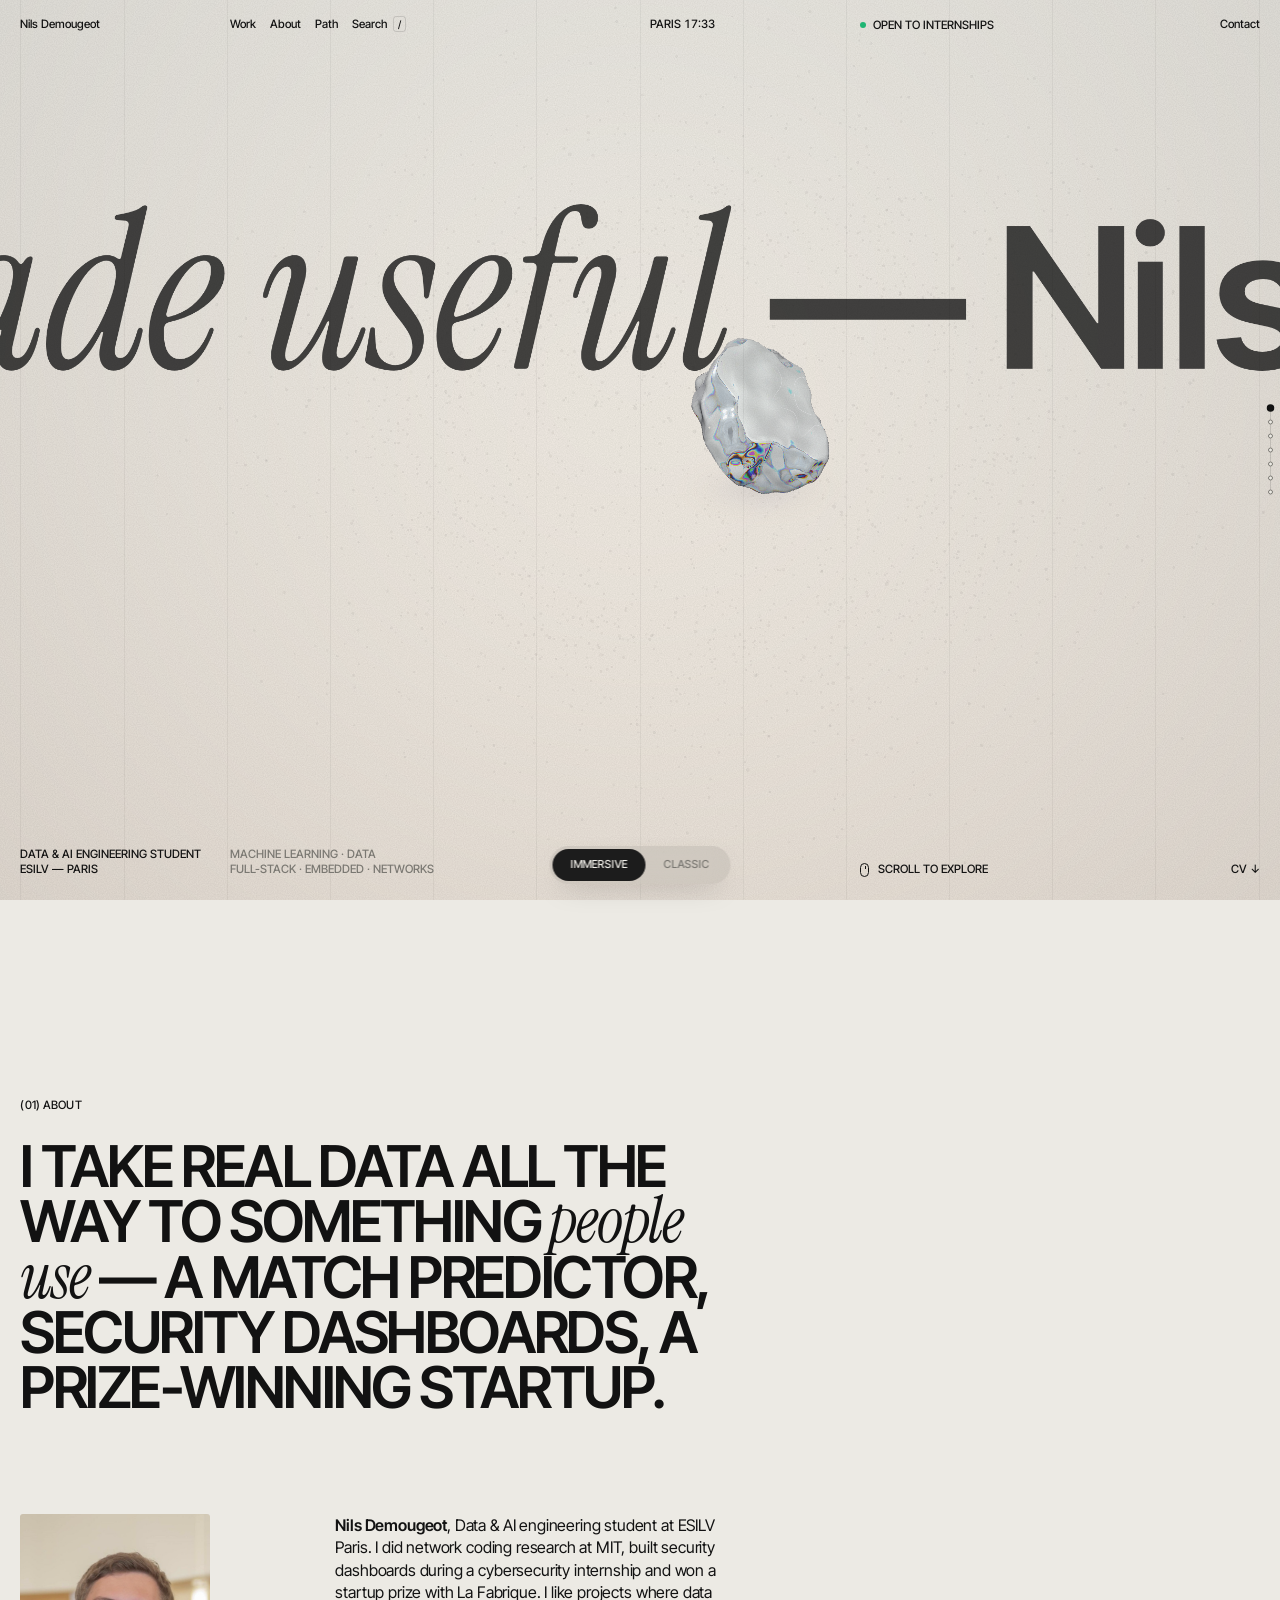
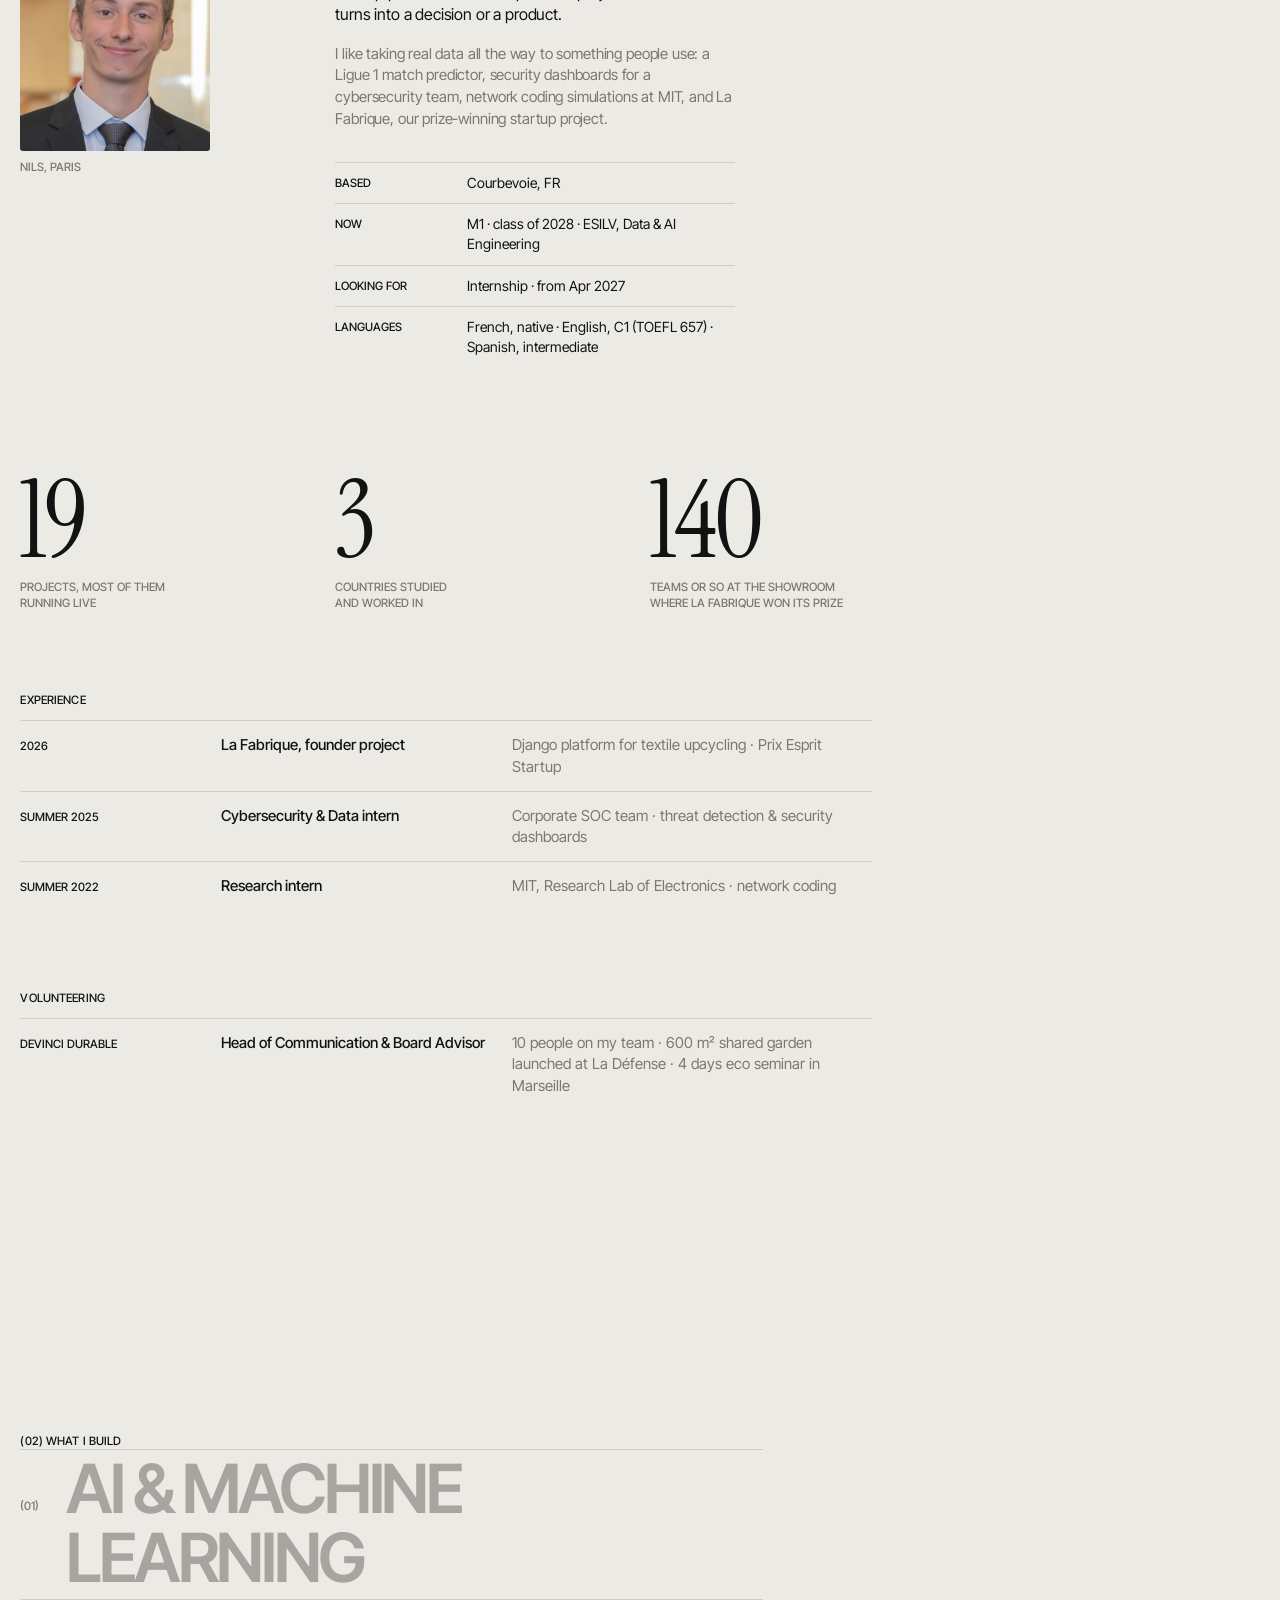
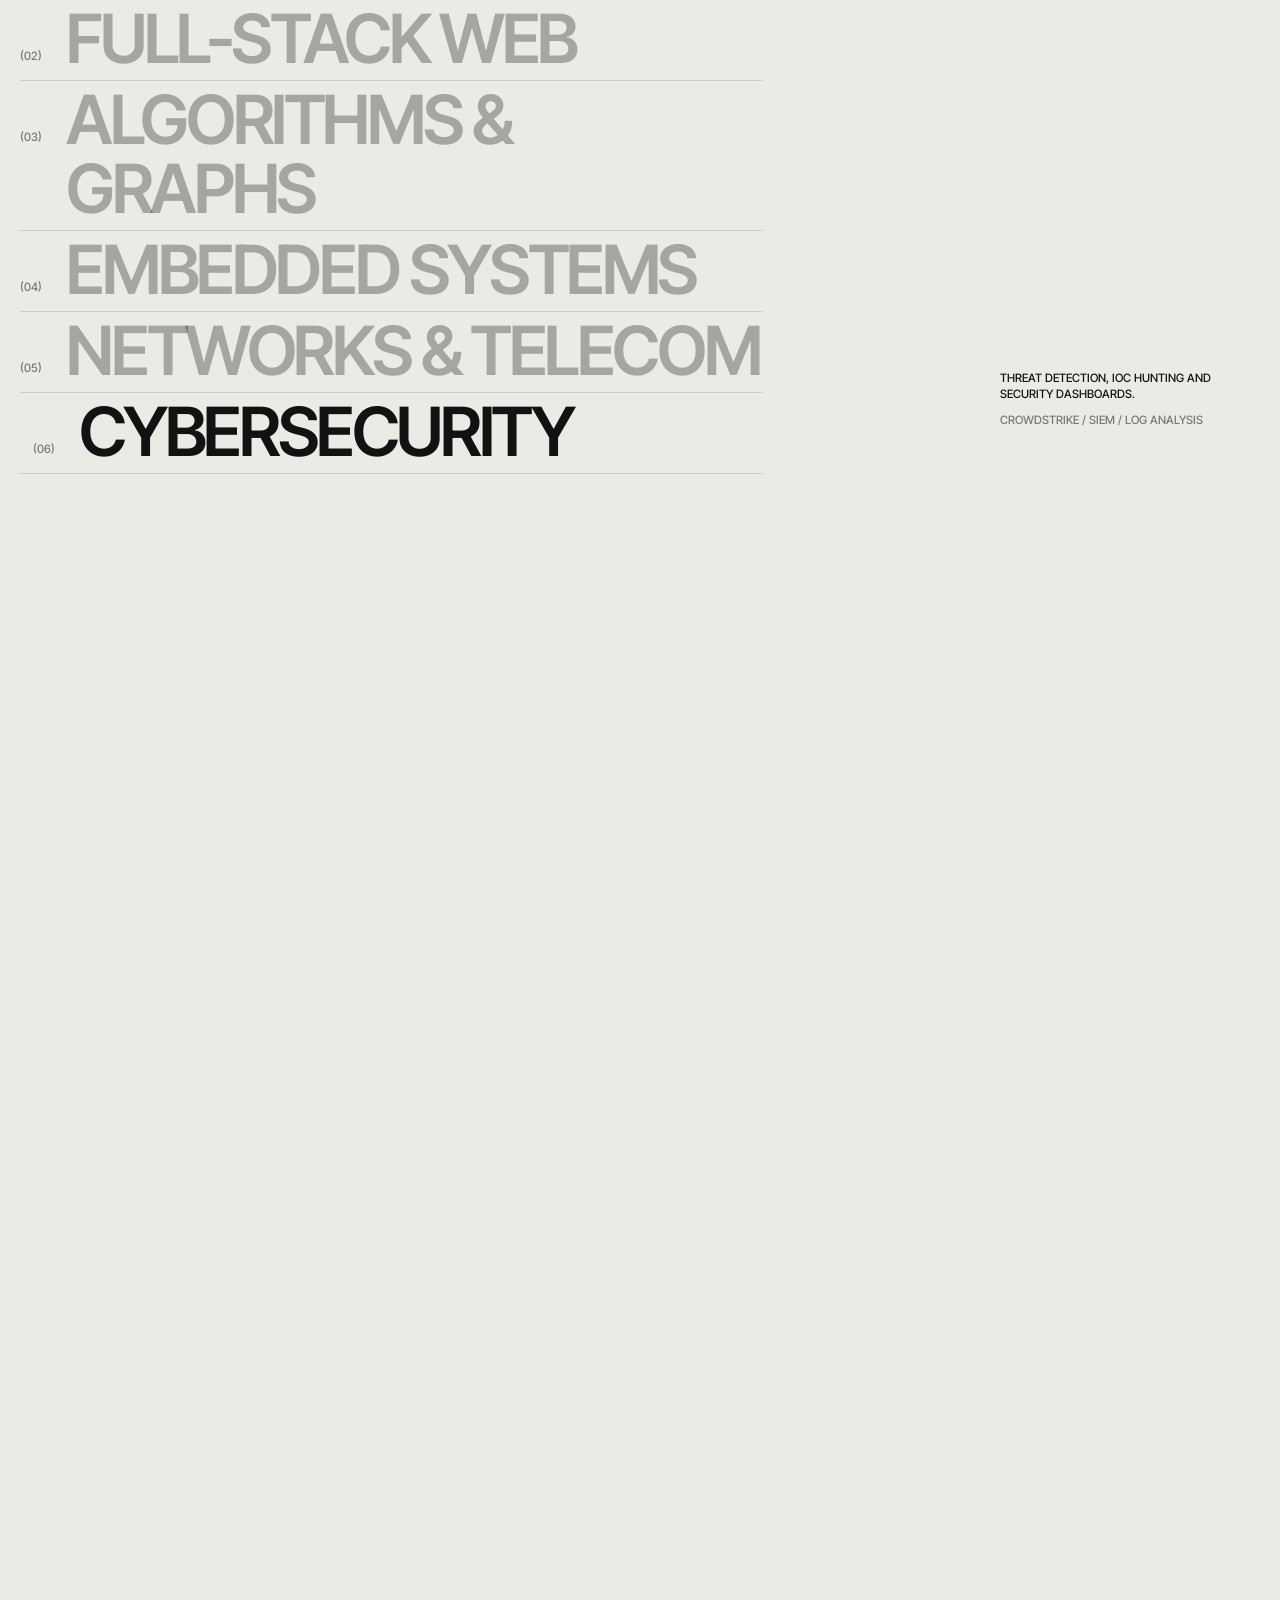
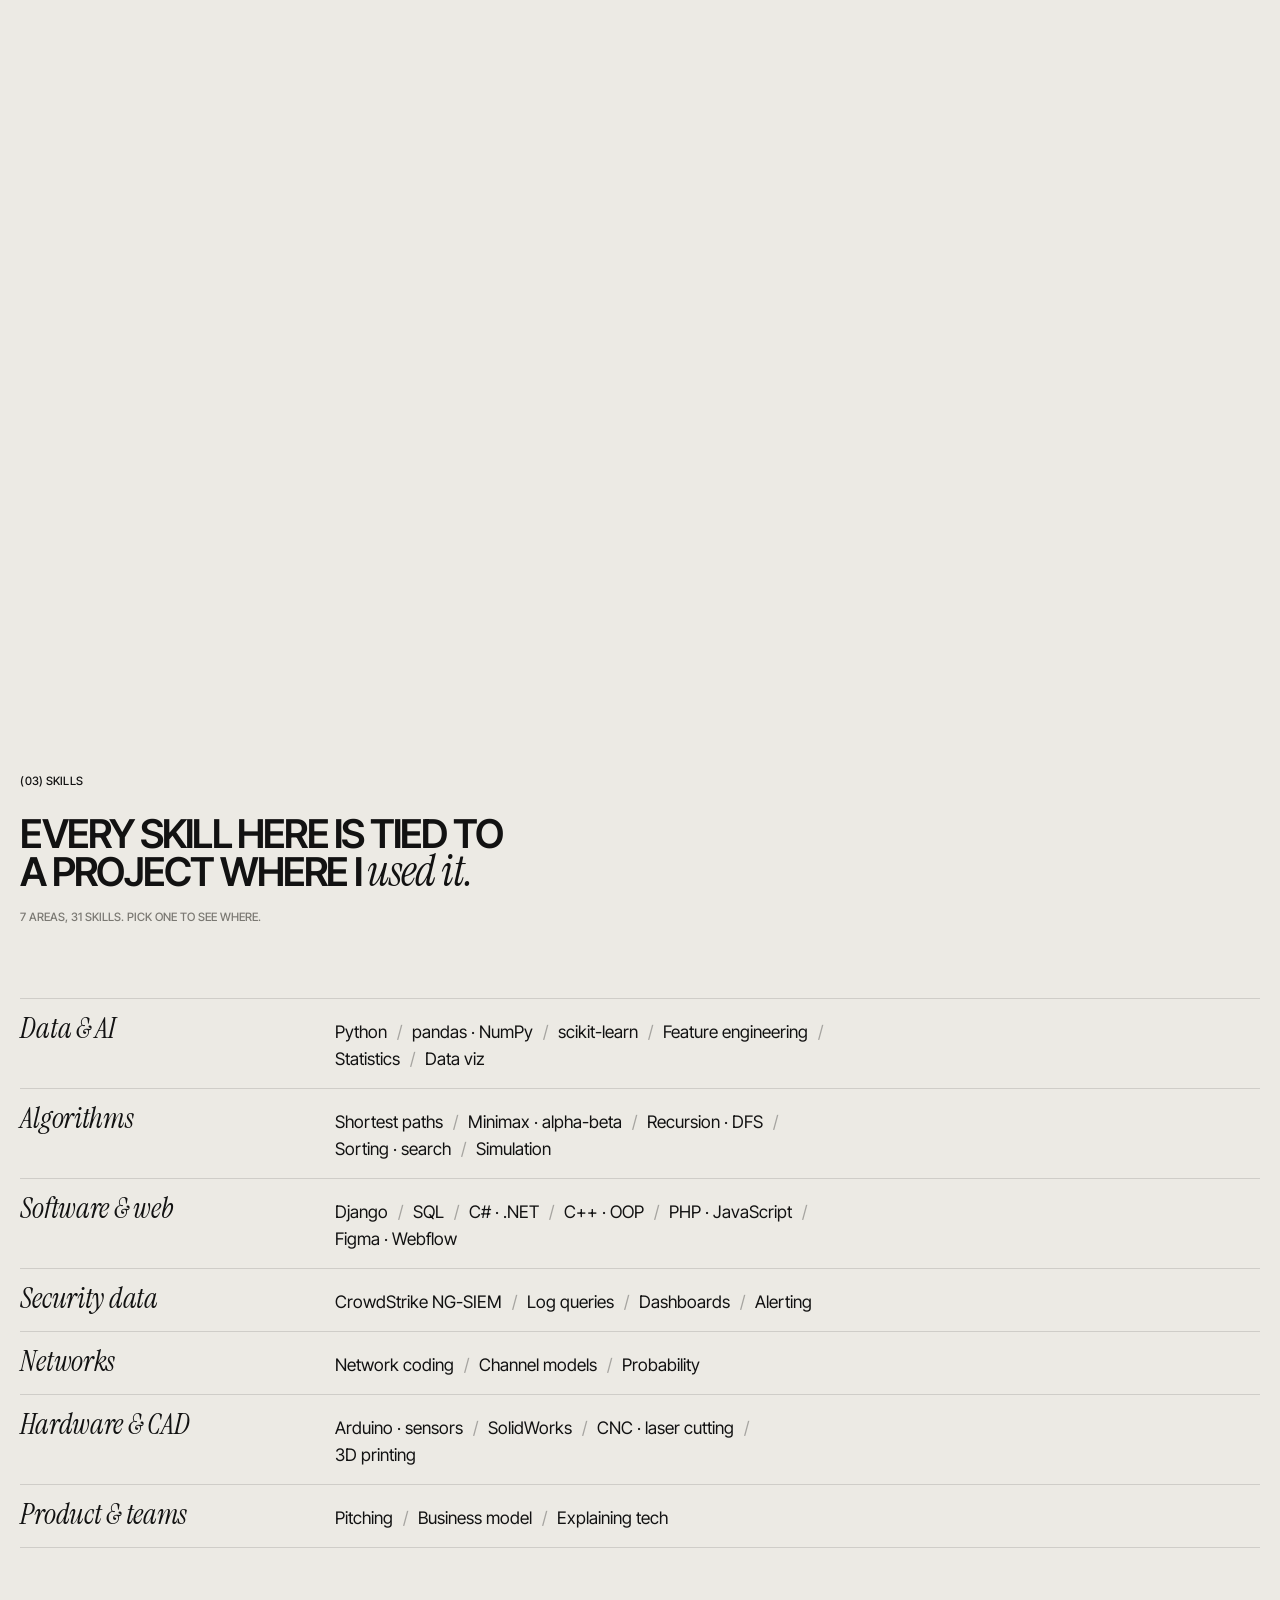
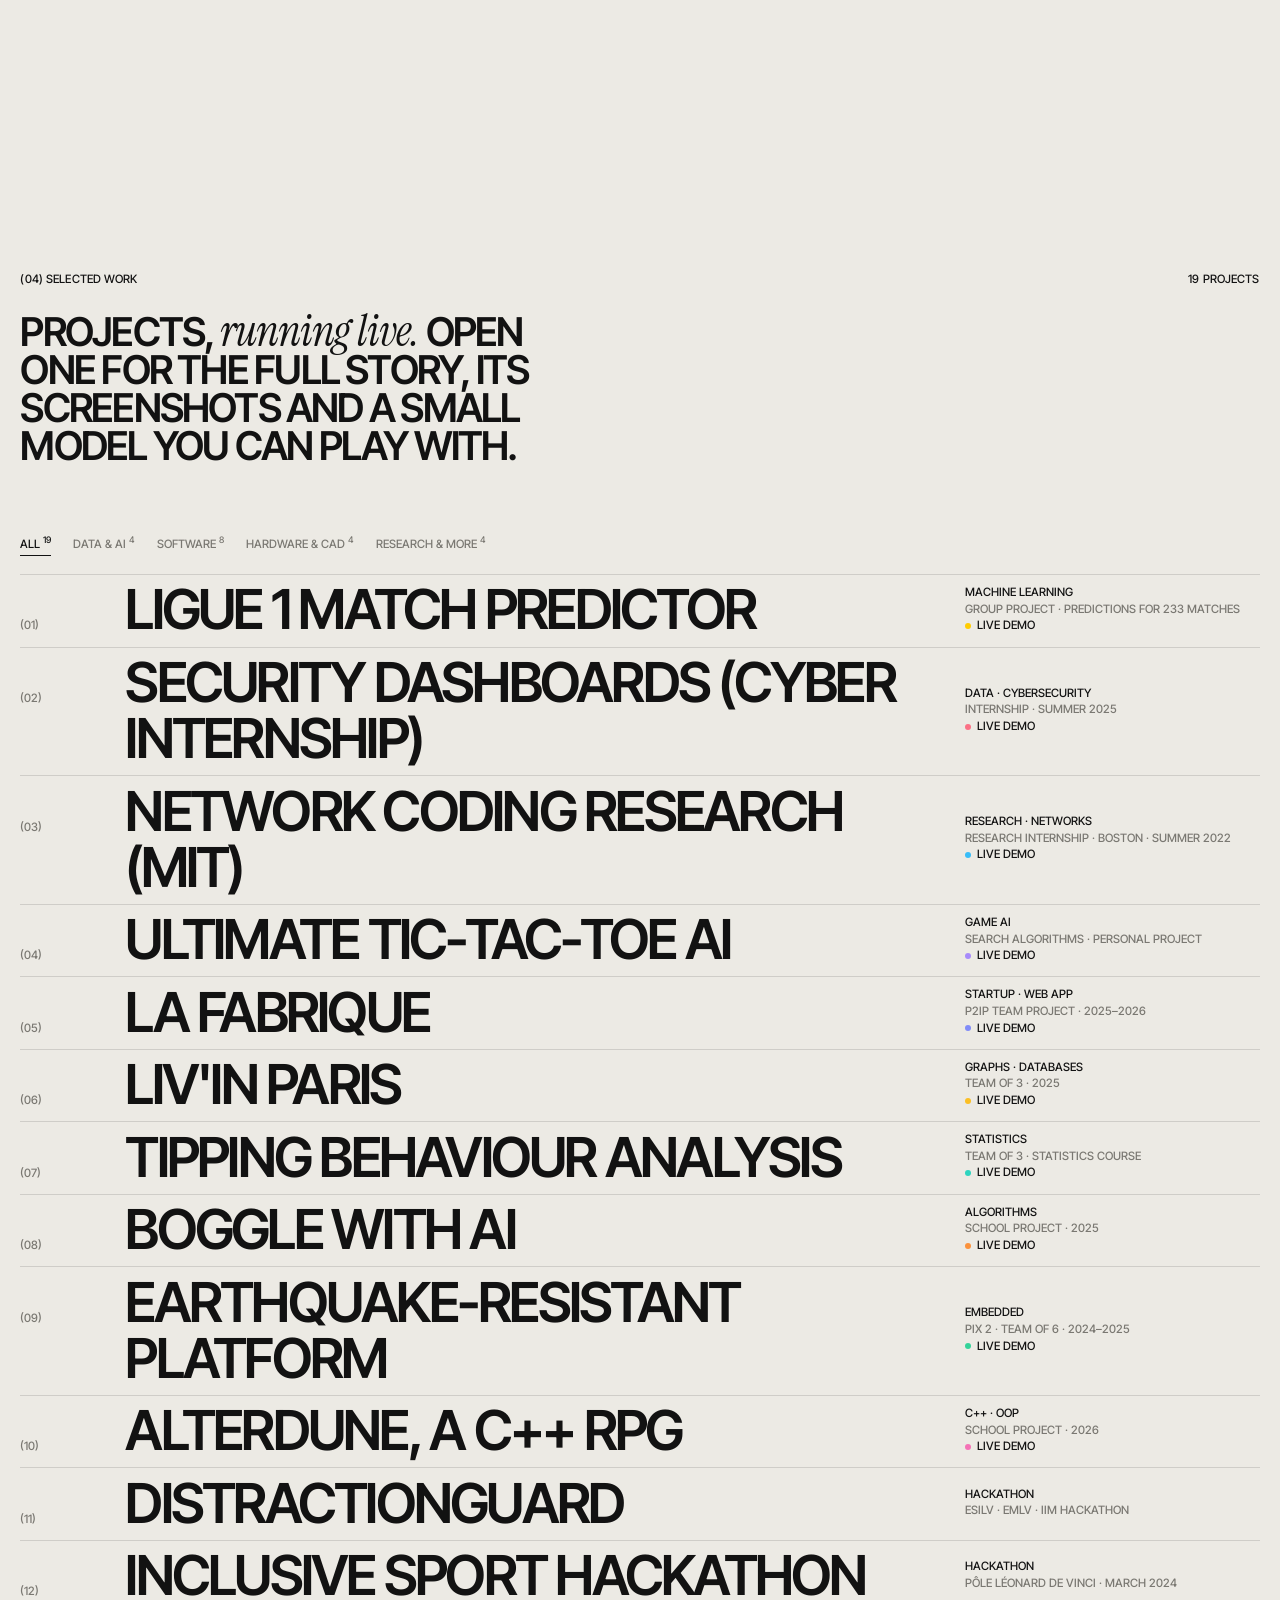
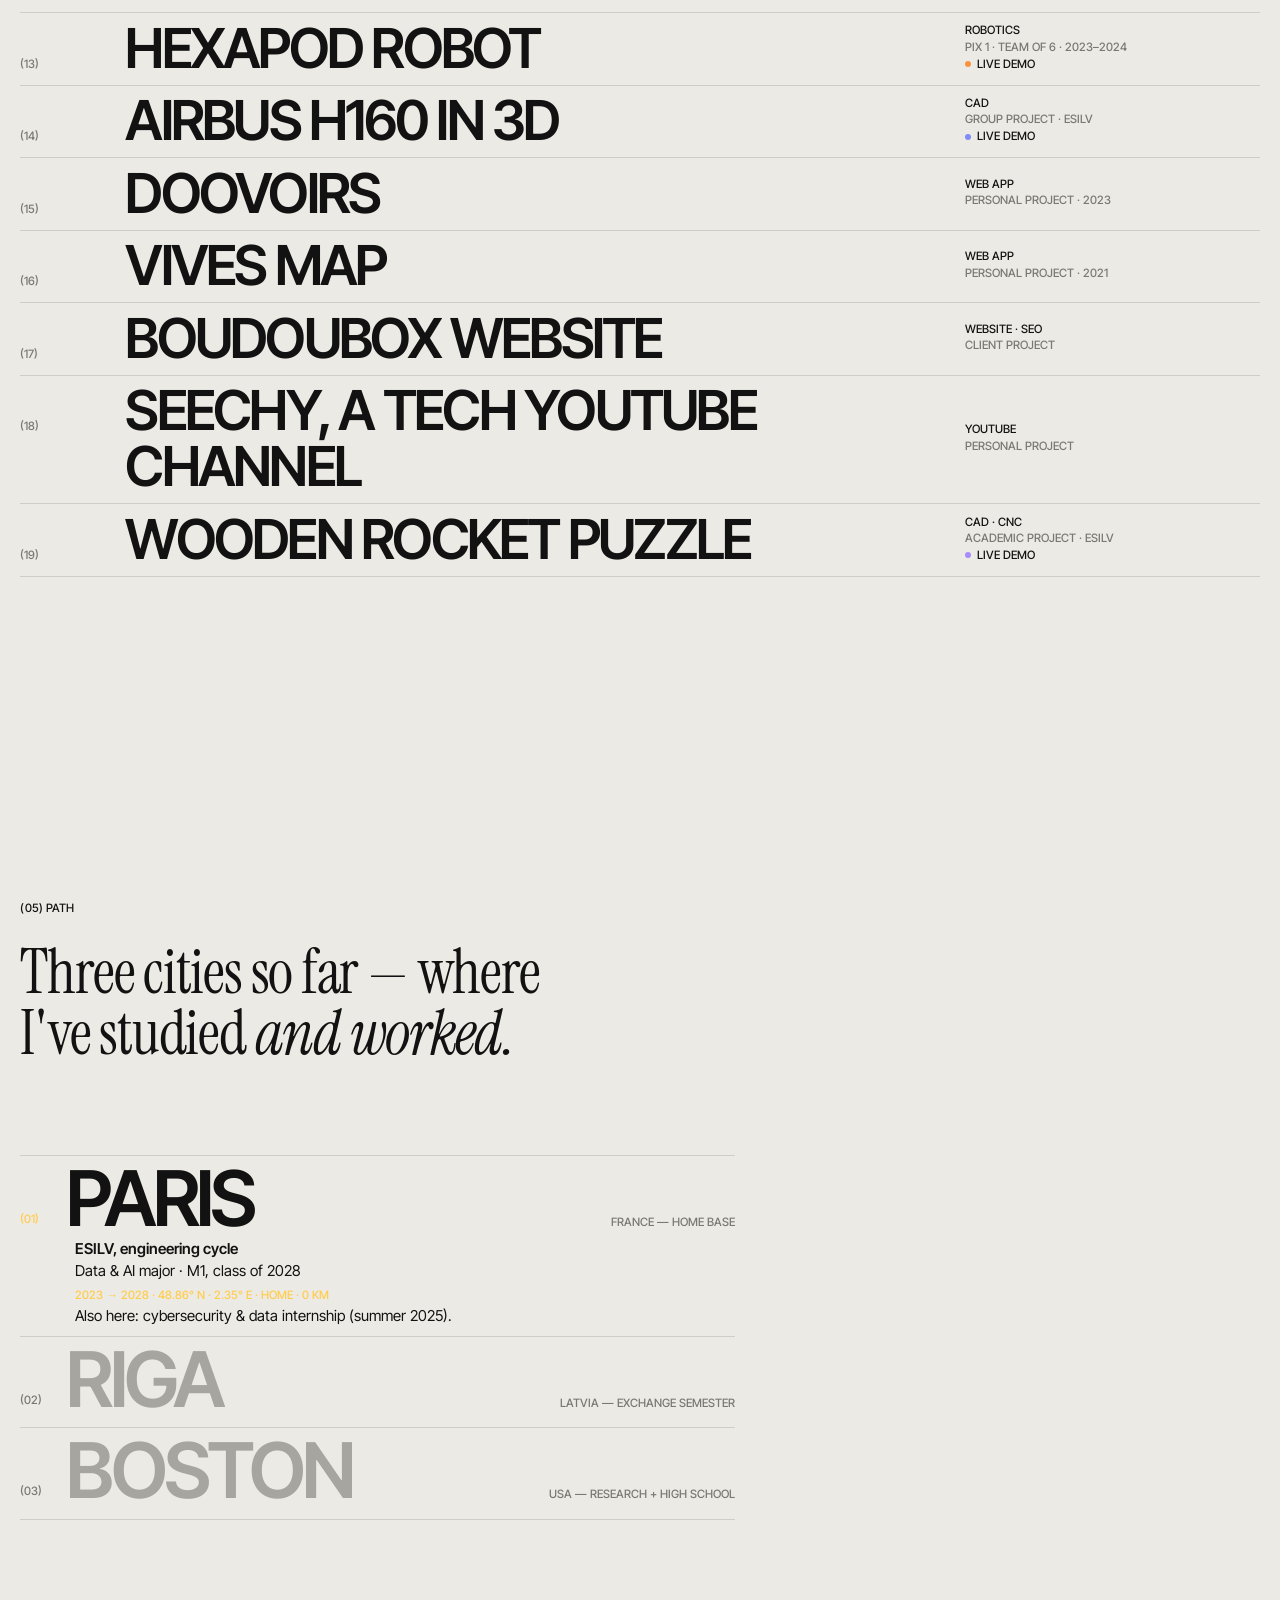
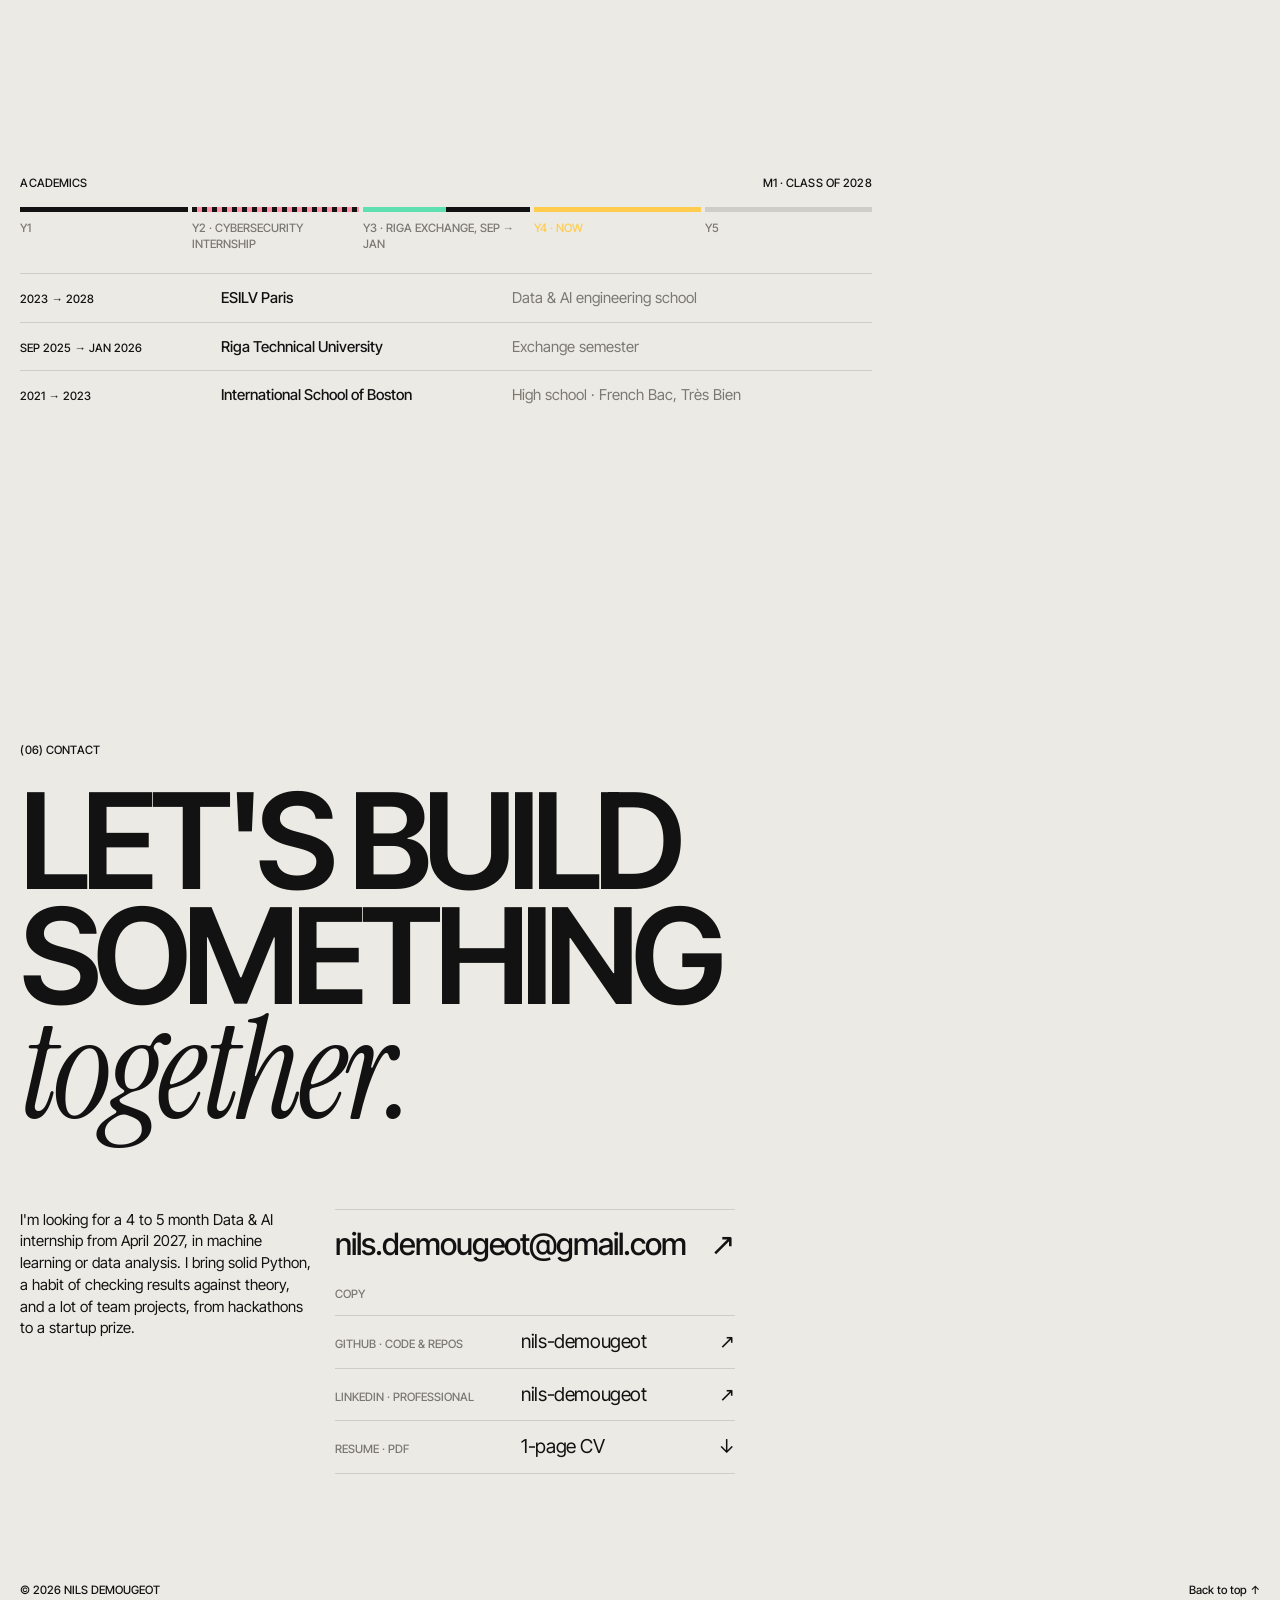
<file: 3d/index.html>
<!DOCTYPE html>
<html lang="en">
<head>
  <meta charset="utf-8">
  <meta name="viewport" content="width=device-width, initial-scale=1">
  <!-- Every relative path below resolves from the site root, so this page shares the classic site's images, demos and data. -->
  <base href="../">
  <title>Nils Demougeot · Immersive Portfolio</title>
  <meta name="description" content="Immersive 3D version of Nils Demougeot's portfolio: Data & AI engineering student at ESILV Paris.">
  <meta name="author" content="Nils Demougeot">
  <!-- Alternate design of the main page: keep search engines on the classic version. -->
  <meta name="robots" content="noindex, follow">
  <link rel="canonical" href="https://nils-demougeot.github.io/">
  <meta name="theme-color" content="#eceae4">
  <link rel="icon" href="assets/img/logo-nd.png" type="image/png" sizes="256x256">
  <link rel="preload" href="3d/fonts/inter-tight.woff2" as="font" type="font/woff2" crossorigin>
  <link rel="preload" href="3d/fonts/instrument-serif-italic.woff2" as="font" type="font/woff2" crossorigin>
  <link rel="stylesheet" href="3d/css/style.css">
  <link rel="stylesheet" href="3d/css/demos.css">
  <script>document.documentElement.classList.add('js');</script>
</head>
<body>

<svg class="sprite" xmlns="http://www.w3.org/2000/svg" aria-hidden="true">
  <symbol id="i-arrow-up-right" viewBox="0 0 24 24"><path d="M7 17 17 7"/><path d="M7 7h10v10"/></symbol>
  <symbol id="i-arrow-down" viewBox="0 0 24 24"><path d="M12 5v14"/><path d="m19 12-7 7-7-7"/></symbol>
  <symbol id="i-arrow-left" viewBox="0 0 24 24"><path d="m12 19-7-7 7-7"/><path d="M19 12H5"/></symbol>
  <symbol id="i-arrow-right" viewBox="0 0 24 24"><path d="m12 5 7 7-7 7"/><path d="M5 12h14"/></symbol>
  <symbol id="i-chevron-right" viewBox="0 0 24 24"><path d="m9 18 6-6-6-6"/></symbol>
  <symbol id="i-x" viewBox="0 0 24 24"><path d="M18 6 6 18"/><path d="m6 6 12 12"/></symbol>
  <symbol id="i-download" viewBox="0 0 24 24"><path d="M21 15v4a2 2 0 0 1-2 2H5a2 2 0 0 1-2-2v-4"/><path d="m7 10 5 5 5-5"/><path d="M12 15V3"/></symbol>
  <symbol id="i-play" viewBox="0 0 24 24"><path d="M7 4.5v15a1 1 0 0 0 1.5.86l12.5-7.5a1 1 0 0 0 0-1.72L8.5 3.64A1 1 0 0 0 7 4.5z" fill="currentColor" stroke="none"/></symbol>
  <symbol id="i-refresh" viewBox="0 0 24 24"><path d="M3 12a9 9 0 1 0 9-9 9.75 9.75 0 0 0-6.74 2.74L3 8"/><path d="M3 3v5h5"/></symbol>
  <symbol id="i-mail" viewBox="0 0 24 24"><rect x="2" y="4" width="20" height="16" rx="2"/><path d="m22 7-8.97 5.7a1.94 1.94 0 0 1-2.06 0L2 7"/></symbol>
  <symbol id="i-pin" viewBox="0 0 24 24"><path d="M20 10c0 5-5.54 10.19-7.4 11.8a1 1 0 0 1-1.2 0C9.54 20.19 4 15 4 10a8 8 0 0 1 16 0"/><circle cx="12" cy="10" r="3"/></symbol>
  <symbol id="i-briefcase" viewBox="0 0 24 24"><path d="M16 20V4a2 2 0 0 0-2-2h-4a2 2 0 0 0-2 2v16"/><rect x="2" y="6" width="20" height="14" rx="2"/></symbol>
  <symbol id="i-scissors" viewBox="0 0 24 24"><circle cx="6" cy="6" r="3"/><circle cx="6" cy="18" r="3"/><path d="M20 4 8.12 15.88"/><path d="M14.47 14.48 20 20"/><path d="M8.12 8.12 12 12"/></symbol>
  <symbol id="i-leaf" viewBox="0 0 24 24"><path d="M11 20A7 7 0 0 1 9.8 6.1C15.5 5 17 4.48 19 2c1 2 2 4.18 2 8 0 5.5-4.78 10-10 10Z"/><path d="M2 21c0-3 1.85-5.36 5.08-6C9.5 14.52 12 13 13 12"/></symbol>
  <symbol id="i-cap" viewBox="0 0 24 24"><path d="M21.42 10.92a1 1 0 0 0-.02-1.84L12.83 5.18a2 2 0 0 0-1.66 0L2.6 9.08a1 1 0 0 0 0 1.83l8.57 3.91a2 2 0 0 0 1.66 0z"/><path d="M22 10v6"/><path d="M6 12.5V16a6 3 0 0 0 12 0v-3.5"/></symbol>
  <symbol id="i-hand" viewBox="0 0 24 24"><path d="M18 11V6a2 2 0 0 0-4 0v0"/><path d="M14 10V4a2 2 0 0 0-4 0v2"/><path d="M10 10.5V6a2 2 0 0 0-4 0v8"/><path d="M18 8a2 2 0 1 1 4 0v6a8 8 0 0 1-8 8h-2c-2.8 0-4.5-.86-5.99-2.34l-3.6-3.6a2 2 0 0 1 2.83-2.82L7 15"/></symbol>
  <symbol id="i-github" viewBox="0 0 24 24"><path fill="currentColor" stroke="none" d="M12 .3a12 12 0 0 0-3.8 23.38c.6.12.83-.26.83-.57L9 21.07c-3.34.72-4.04-1.61-4.04-1.61-.55-1.39-1.34-1.76-1.34-1.76-1.08-.74.09-.73.09-.73 1.2.09 1.84 1.24 1.84 1.24 1.07 1.83 2.8 1.3 3.49 1 .1-.78.42-1.31.76-1.61-2.66-.3-5.47-1.33-5.47-5.93 0-1.31.47-2.38 1.24-3.22-.14-.3-.54-1.52.1-3.18 0 0 1-.32 3.3 1.23a11.5 11.5 0 0 1 6 0c2.28-1.55 3.29-1.23 3.29-1.23.64 1.66.24 2.88.12 3.18a4.65 4.65 0 0 1 1.23 3.22c0 4.61-2.8 5.63-5.48 5.92.42.36.81 1.1.81 2.22l-.01 3.29c0 .31.2.69.82.57A12 12 0 0 0 12 .3"/></symbol>
  <symbol id="i-linkedin" viewBox="0 0 24 24"><path fill="currentColor" stroke="none" d="M20.45 20.45h-3.56v-5.57c0-1.33-.02-3.04-1.85-3.04-1.85 0-2.14 1.45-2.14 2.94v5.67H9.35V9h3.41v1.56h.05c.48-.9 1.64-1.85 3.37-1.85 3.6 0 4.27 2.37 4.27 5.46v6.28zM5.34 7.43a2.06 2.06 0 1 1 0-4.13 2.06 2.06 0 0 1 0 4.13zM7.12 20.45H3.56V9h3.56v11.45zM22.22 0H1.77C.79 0 0 .77 0 1.73v20.54C0 23.23.79 24 1.77 24h20.45c.98 0 1.78-.77 1.78-1.73V1.73C24 .77 23.2 0 22.22 0z"/></symbol>
</svg>

<!-- One WebGL canvas behind the whole page: paper, the headline, the ice and the globe. -->
<canvas id="gl" aria-hidden="true"></canvas>
<div class="lines" aria-hidden="true"><i></i><i></i><i></i><i></i><i></i><i></i><i></i><i></i><i></i><i></i><i></i><i></i><i></i></div>
<div class="grain" aria-hidden="true"></div>

<div class="loader" id="loader" aria-hidden="true">
  <span class="loader-name">Nils Demougeot — Portfolio</span>
  <span class="loader-num">( <b id="loaderNum">000</b> )</span>
</div>

<div class="cursor" id="cursor" aria-hidden="true"><i></i><span></span></div>

<header class="nav" id="nav">
  <button type="button" class="nav-id" data-goto="hero">Nils Demougeot</button>
  <nav class="nav-links" aria-label="Main">
    <button type="button" data-goto="work">Work</button>
    <button type="button" data-goto="about">About</button>
    <button type="button" data-goto="path">Path</button>
    <button type="button" data-find>Search <kbd>/</kbd></button>
  </nav>
  <span class="nav-time">Paris <time id="clock">--:--</time></span>
  <span class="nav-status"><i></i>Open to internships</span>
  <button type="button" class="nav-contact" data-goto="contact">Contact</button>
  <button type="button" class="nav-menu" id="burger" aria-expanded="false" aria-controls="menu">Menu</button>
</header>

<div class="menu" id="menu" hidden>
  <nav aria-label="Mobile">
    <button type="button" data-goto="about"><i>(01)</i>About</button>
    <button type="button" data-goto="build"><i>(02)</i>What I build</button>
    <button type="button" data-goto="skills"><i>(03)</i>Skills</button>
    <button type="button" data-goto="work"><i>(04)</i>Work</button>
    <button type="button" data-goto="path"><i>(05)</i>Path</button>
    <button type="button" data-goto="contact"><i>(06)</i>Contact</button>
    <button type="button" data-find><i>( / )</i>Search</button>
  </nav>
</div>

<!-- Section rail -->
<nav class="rail" id="rail" aria-label="Sections">
  <span class="rail-line"><i id="railBar"></i></span>
  <button type="button" data-goto="hero"><span>Intro</span></button>
  <button type="button" data-goto="about"><span>About</span></button>
  <button type="button" data-goto="build"><span>What I build</span></button>
  <button type="button" data-goto="skills"><span>Skills</span></button>
  <button type="button" data-goto="work"><span>Work</span></button>
  <button type="button" data-goto="path"><span>Path</span></button>
  <button type="button" data-goto="contact"><span>Contact</span></button>
</nav>

<!-- Search -->
<div class="find" id="find" role="dialog" aria-modal="true" aria-label="Search the portfolio" hidden>
  <div class="find-box">
    <label class="find-top"><span>Search</span><input id="findIn" type="text" autocomplete="off" spellcheck="false" placeholder="python, django, MIT, ligue 1…"><kbd>esc</kbd></label>
    <div class="find-out" id="findOut"></div>
    <p class="find-foot"><span>↑ ↓ to move</span><span>↵ to open</span><span>19 projects · 31 skills</span></p>
  </div>
</div>

<!-- Switch between the two versions of the portfolio -->
<div class="switch" role="group" aria-label="Portfolio version"><span class="is-on">Immersive</span><a href="./">Classic</a></div>

<main>
  <!-- Hero: the headline is drawn in WebGL behind the rock (the ice bends it); the h1 stays for readers and as fallback. -->
  <section class="hero" id="hero" data-spin data-cursor="drag">
    <h1 class="hero-title"><span>Nils Demougeot</span> <em>data, made useful</em></h1>
    <div class="hero-foot">
      <p class="hero-a" data-reveal>Data &amp; AI engineering student<br>ESILV — Paris</p>
      <p class="hero-b" data-reveal>Machine learning · Data<br>Full-stack · Embedded · Networks</p>
      <p class="hero-c" data-reveal><span class="mouse" aria-hidden="true"></span>Scroll to explore</p>
      <p class="hero-d" data-reveal><a href="assets/cv/Resume_Nils_Demougeot.pdf" download="Resume_Nils_Demougeot.pdf">CV ↓</a></p>
    </div>
  </section>

  <!-- (01) About -->
  <section class="sec about" id="about">
    <span class="label" data-reveal>(01) About</span>
    <h2 class="statement" data-words>I take real data all the way to something *people use* — a match predictor, security dashboards, a prize-winning startup.</h2>

    <div class="about-grid">
      <figure class="portrait" data-reveal><img src="assets/img/avatar.jpg" alt="Nils Demougeot" width="400" height="400" loading="lazy"><figcaption>Nils, Paris</figcaption></figure>
      <div class="about-txt">
        <p data-reveal><strong>Nils Demougeot</strong>, Data &amp; AI engineering student at ESILV Paris. I did network coding research at MIT, built security dashboards during a cybersecurity internship and won a startup prize with La Fabrique. I like projects where data turns into a decision or a product.</p>
        <p class="soft" data-reveal>I like taking real data all the way to something people use: a Ligue 1 match predictor, security dashboards for a cybersecurity team, network coding simulations at MIT, and La Fabrique, our prize-winning startup project.</p>
        <dl class="facts-dl" data-reveal>
          <div><dt>Based</dt><dd>Courbevoie, FR</dd></div>
          <div><dt>Now</dt><dd>M1 · class of 2028 · ESILV, Data &amp; AI Engineering</dd></div>
          <div><dt>Looking for</dt><dd>Internship · from Apr 2027</dd></div>
          <div><dt>Languages</dt><dd>French, native · English, C1 (TOEFL 657) · Spanish, intermediate</dd></div>
        </dl>
      </div>
    </div>

    <div class="nums" data-reveal>
      <div><b data-count="19">19</b><span>projects, most of them<br>running live</span></div>
      <div><b data-count="3">3</b><span>countries studied<br>and worked in</span></div>
      <div><b data-count="140">140</b><span>teams or so at the showroom<br>where La Fabrique won its prize</span></div>
    </div>

    <div class="table" data-reveal>
      <span class="label">Experience</span>
      <div class="tr"><span>2026</span><b>La Fabrique, founder project</b><span>Django platform for textile upcycling · Prix Esprit Startup</span></div>
      <div class="tr"><span>Summer 2025</span><b>Cybersecurity &amp; Data intern</b><span>Corporate SOC team · threat detection &amp; security dashboards</span></div>
      <div class="tr"><span>Summer 2022</span><b>Research intern</b><span>MIT, Research Lab of Electronics · network coding</span></div>
    </div>
    <div class="table" data-reveal>
      <span class="label">Volunteering</span>
      <div class="tr"><span>DeVinci Durable</span><b>Head of Communication &amp; Board Advisor</b><span>10 people on my team · 600 m² shared garden launched at La Défense · 4 days eco seminar in Marseille</span></div>
    </div>
  </section>

  <!-- (02) What I build: pinned; scrolling walks through the six fields, and one chunk of ice comes forward for each. -->
  <section class="build" id="build">
    <div class="build-sticky" data-spin>
      <span class="label">(02) What I build</span>
      <ol class="disc" id="disc"></ol>
      <div class="disc-note" id="discNote" aria-live="polite"></div>
    </div>
  </section>

  <!-- (03) Skills -->
  <section class="sec skills" id="skills">
    <span class="label" data-reveal>(03) Skills</span>
    <h2 class="statement small" data-words>Every skill here is tied to a project where I *used it*.</h2>
    <p class="hintline" data-reveal><span id="skillCount"></span> Pick one to see where.</p>
    <div class="skill-table" id="skillTable"></div>
  </section>

  <!-- (04) Work -->
  <section class="sec work" id="work">
    <div class="work-head">
      <span class="label" data-reveal>(04) Selected work</span>
      <span class="label" data-reveal id="workCount">19 projects</span>
    </div>
    <h2 class="statement small" data-words>Projects, *running live.* Open one for the full story, its screenshots and a small model you can play with.</h2>
    <div class="filters" id="filters" role="toolbar" aria-label="Filter projects" data-reveal></div>
    <div class="rows" id="rows"></div>
  </section>

  <!-- (05) Path: the page turns to night; a globe with the three cities -->
  <section class="sec path" id="path">
    <span class="label" data-reveal>(05) Path</span>
    <h2 class="statement serif" data-words>Three cities so far — where I've studied *and worked.*</h2>
    <div class="path-grid">
      <div class="places" id="places">
        <button type="button" class="place is-on" data-place="paris" style="--c:#ffcc4d">
          <span class="place-name"><i>(01)</i>Paris<small>France — home base</small></span>
          <span class="place-body"><span><strong>ESILV, engineering cycle</strong><br>Data &amp; AI major · M1, class of 2028<br><em>2023 → 2028 · 48.86° N · 2.35° E · home · 0 km</em><br>Also here: cybersecurity &amp; data internship (summer 2025).</span></span>
        </button>
        <button type="button" class="place" data-place="riga" style="--c:#5fe0b0">
          <span class="place-name"><i>(02)</i>Riga<small>Latvia — exchange semester</small></span>
          <span class="place-body"><span><strong>Riga Technical University</strong><br>Telecommunications &amp; data transmission<br><em>Aug 2025 → Jan 2026 · 56.95° N · 24.11° E · ≈ 1,700 km from Paris</em><br>One semester abroad during the engineering cycle.</span></span>
        </button>
        <button type="button" class="place" data-place="boston" style="--c:#ff8fa3">
          <span class="place-name"><i>(03)</i>Boston<small>USA — research + high school</small></span>
          <span class="place-body"><span><strong>MIT, Research Lab of Electronics</strong><br>Network Coding group · research intern<br><em>Jul → Aug 2022 · 42.36° N · 71.09° W · ≈ 5,500 km from Paris</em><br>Also here: International School of Boston (2021 → 2023), French Bac with Mention Très Bien.</span></span>
        </button>
      </div>
      <div class="globe-zone" data-spin data-cursor="drag" aria-hidden="true"></div>
    </div>

    <div class="table acad" data-reveal>
      <div class="acad-head"><span class="label">Academics</span><span class="label">M1 · Class of 2028</span></div>
      <div class="years">
        <div class="years-bar"><i></i><i class="dot"></i><i class="half"></i><i class="now"></i><i class="todo"></i></div>
        <div class="years-lbl"><span>Y1</span><span>Y2 · cybersecurity internship</span><span>Y3 · Riga exchange, Sep → Jan</span><span class="now">Y4 · now</span><span>Y5</span></div>
      </div>
      <div class="tr"><span>2023 → 2028</span><b>ESILV Paris</b><span>Data &amp; AI engineering school</span></div>
      <div class="tr"><span>Sep 2025 → Jan 2026</span><b>Riga Technical University</b><span>Exchange semester</span></div>
      <div class="tr"><span>2021 → 2023</span><b>International School of Boston</b><span>High school · French Bac, Très Bien</span></div>
    </div>
  </section>

  <!-- (06) Contact -->
  <section class="sec contact" id="contact">
    <span class="label" data-reveal>(06) Contact</span>
    <h2 class="hello" data-words>Let's build something *together.*</h2>
    <div class="contact-grid">
      <p data-reveal>I'm looking for a 4 to 5 month Data &amp; AI internship from April 2027, in machine learning or data analysis. I bring solid Python, a habit of checking results against theory, and a lot of team projects, from hackathons to a startup prize.</p>
      <div class="links" data-reveal>
        <a class="mail" href="mailto:nils.demougeot@gmail.com" data-cursor="write">nils.demougeot@gmail.com <span>↗</span></a>
        <button type="button" class="copy" id="copyMail">Copy</button>
        <a href="https://github.com/nils-demougeot" target="_blank" rel="noopener"><small>GitHub · code &amp; repos</small>nils-demougeot <span>↗</span></a>
        <a href="https://www.linkedin.com/in/nils-demougeot/" target="_blank" rel="noopener"><small>LinkedIn · professional</small>nils-demougeot <span>↗</span></a>
        <a href="assets/cv/Resume_Nils_Demougeot.pdf" download="Resume_Nils_Demougeot.pdf"><small>Resume · PDF</small>1-page CV <span>↓</span></a>
      </div>
    </div>
    <footer class="foot">
      <span>© 2026 Nils Demougeot</span>
      <button type="button" data-goto="hero">Back to top ↑</button>
    </footer>
  </section>
</main>

<!-- Hover preview of a project row -->
<div class="peek" id="peek" aria-hidden="true"><div class="peek-in"><img alt=""></div></div>

<!-- Project detail -->
<div class="detail" id="detail" role="dialog" aria-modal="true" aria-labelledby="detailTitle" hidden>
  <div class="detail-top">
    <button type="button" id="detailBack">← Index</button>
    <span class="detail-idx" id="detailIdx"></span>
    <div class="detail-nav">
      <button type="button" id="detailPrev">Prev</button>
      <button type="button" id="detailNext">Next</button>
      <button type="button" id="detailClose" aria-label="Close">Close ✕</button>
    </div>
  </div>
  <div class="detail-scroll" id="detailScroll">
    <div class="detail-head" id="detailHead"></div>
    <div class="detail-grid">
      <div class="detail-media" id="detailMedia"></div>
      <div class="detail-body" id="detailBody"></div>
    </div>
  </div>
</div>

<div class="zoom" id="zoom" hidden><img alt=""><button type="button" aria-label="Close">Close ✕</button></div>

<noscript><style>.loader{display:none}.hero-title{position:static!important;clip:auto!important;width:auto!important;height:auto!important}</style></noscript>
<script src="assets/js/vendor/three.r128.min.js" defer></script>
<script src="assets/data/land-110m.js" defer></script>
<script src="assets/js/widgets.js" defer></script>
<script src="assets/js/demos.js" defer></script>
<script src="assets/data/galleries.js" defer></script>
<script src="3d/js/data.js" defer></script>
<script src="3d/js/scene.js" defer></script>
<script src="3d/js/app.js" defer></script>
</body>
</html>
</file>
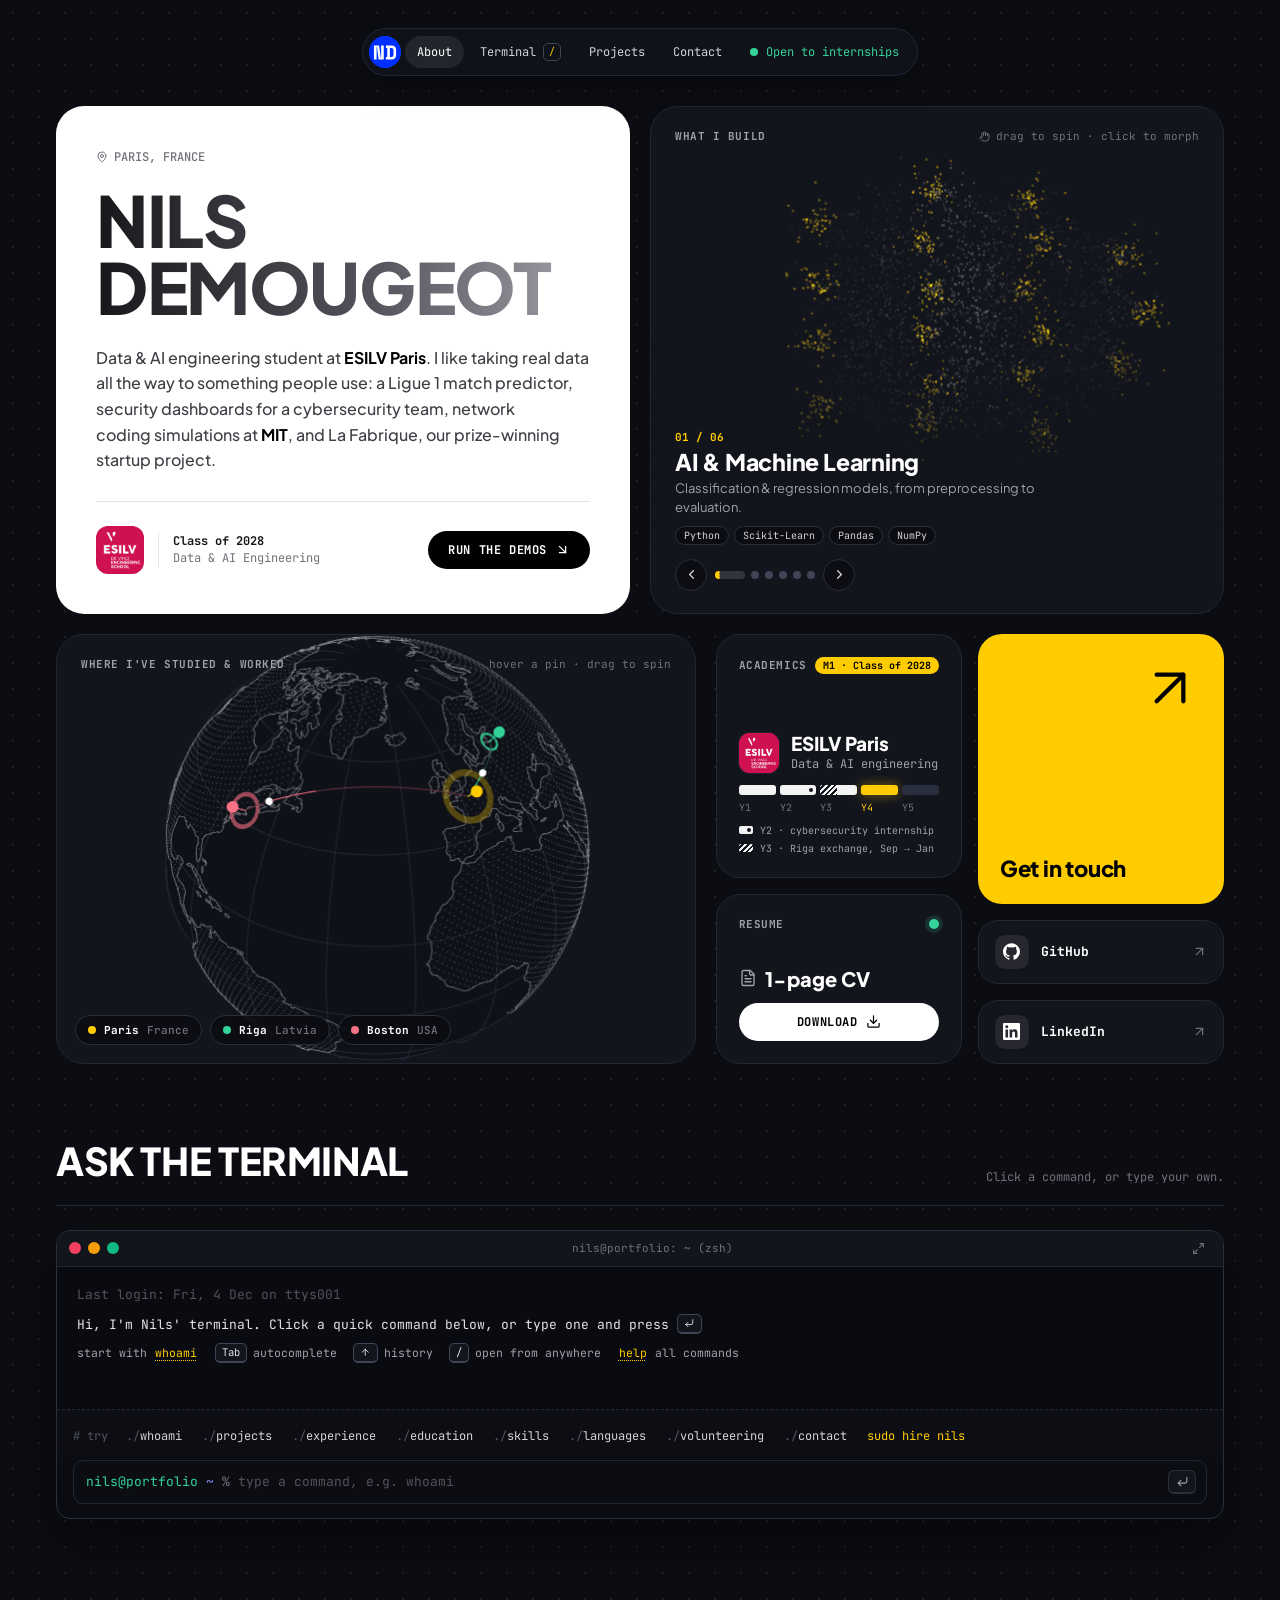
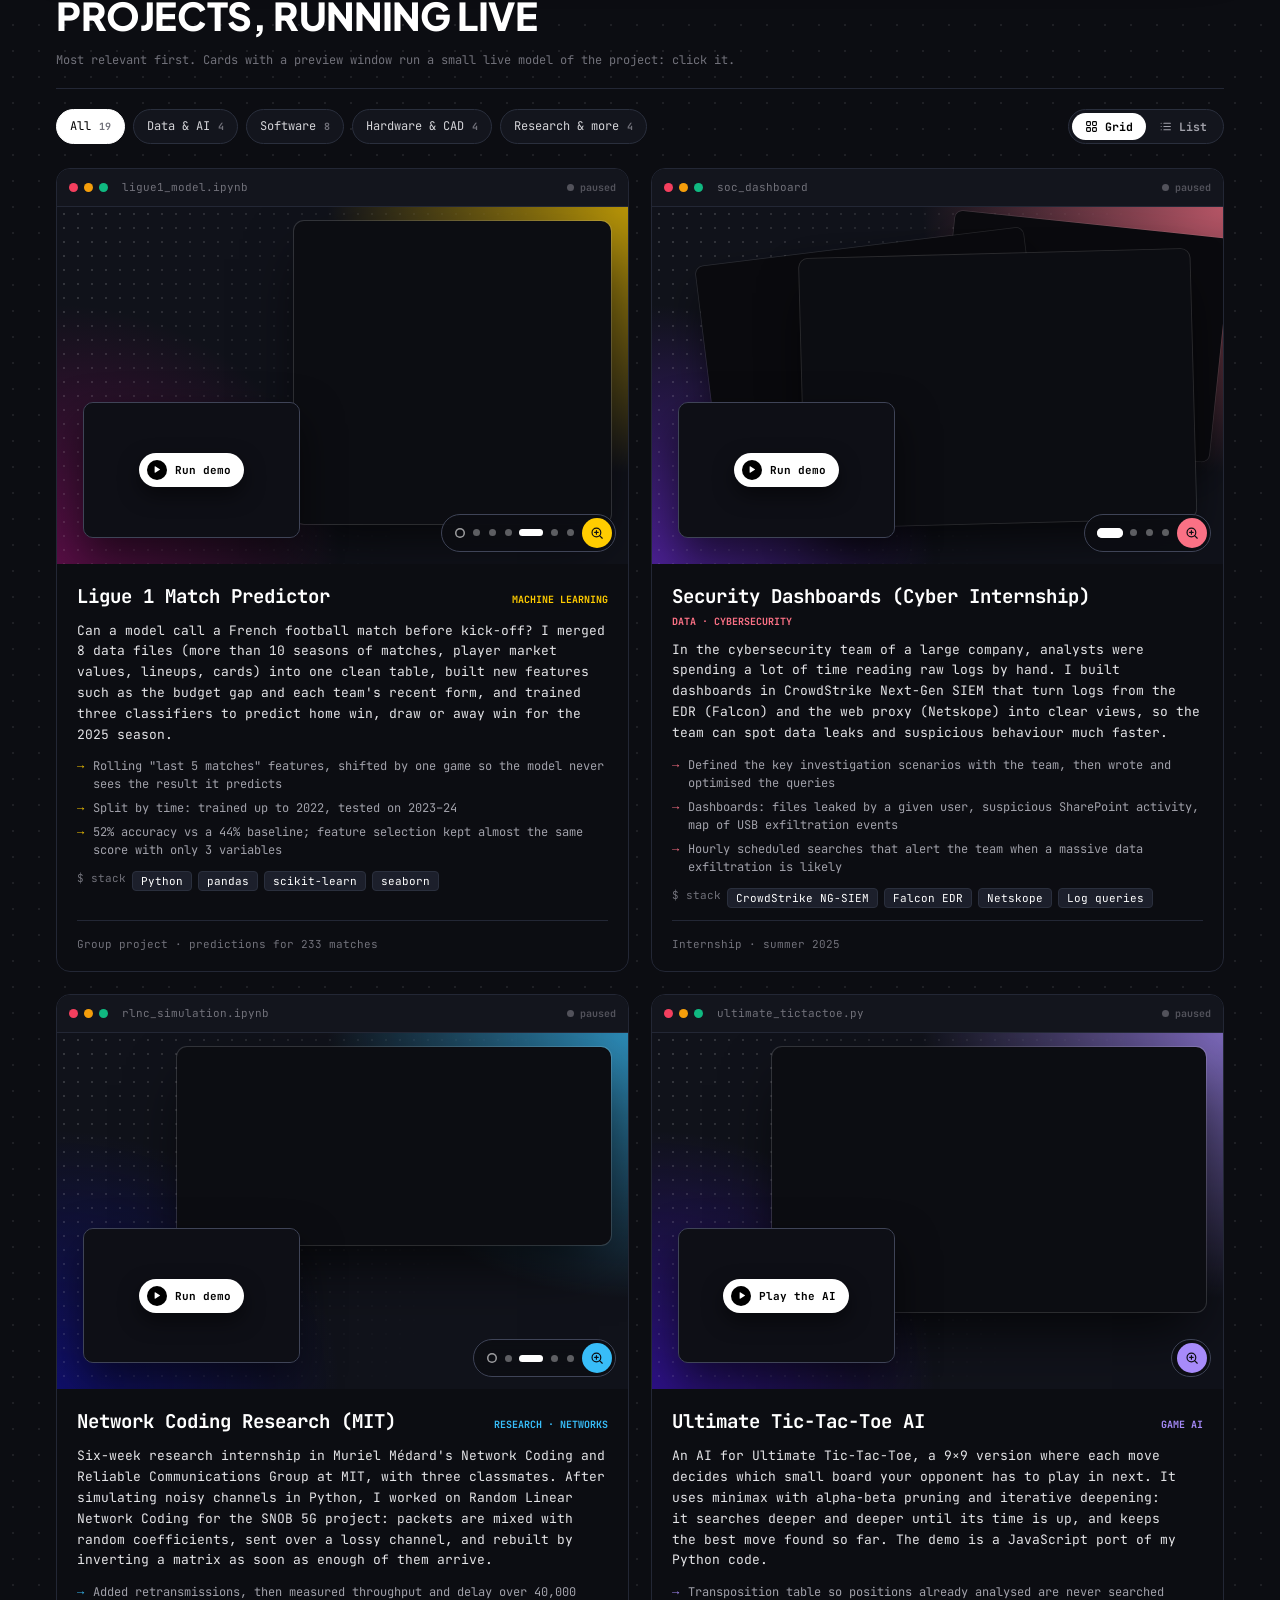
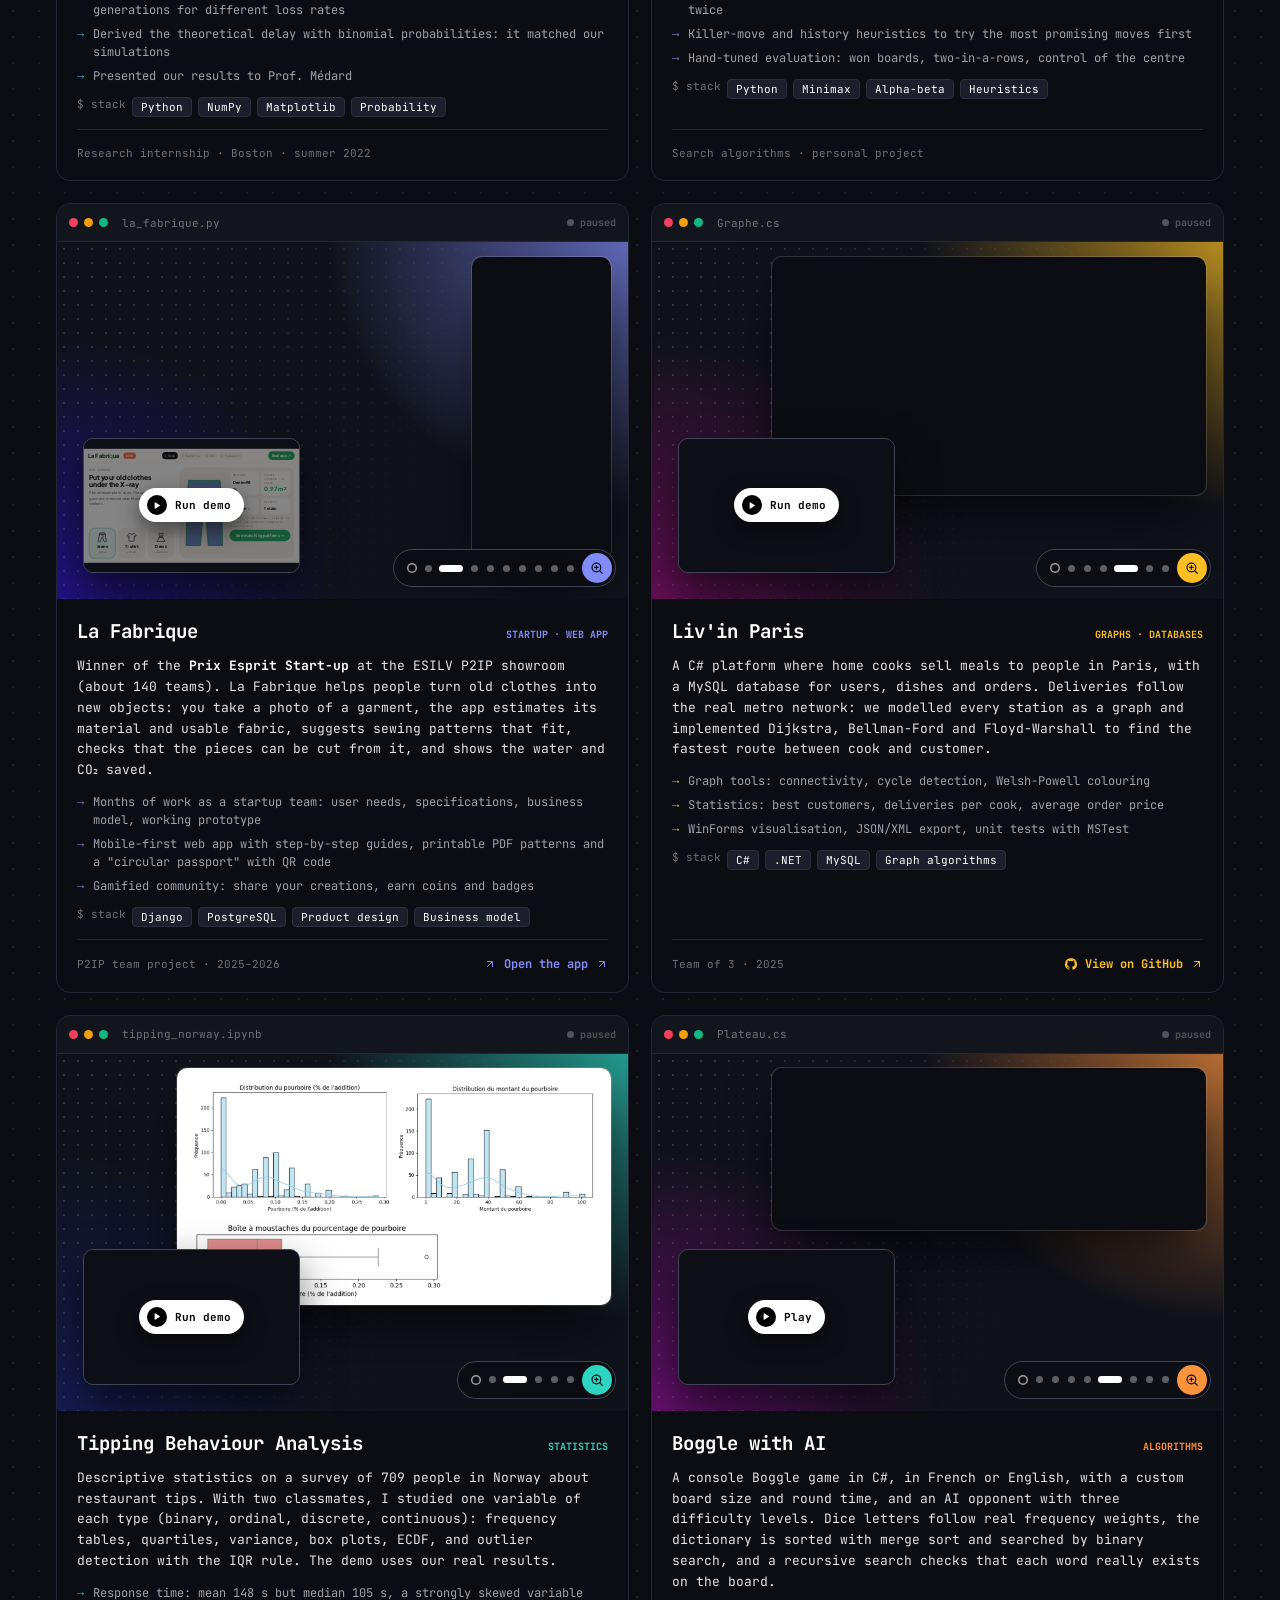
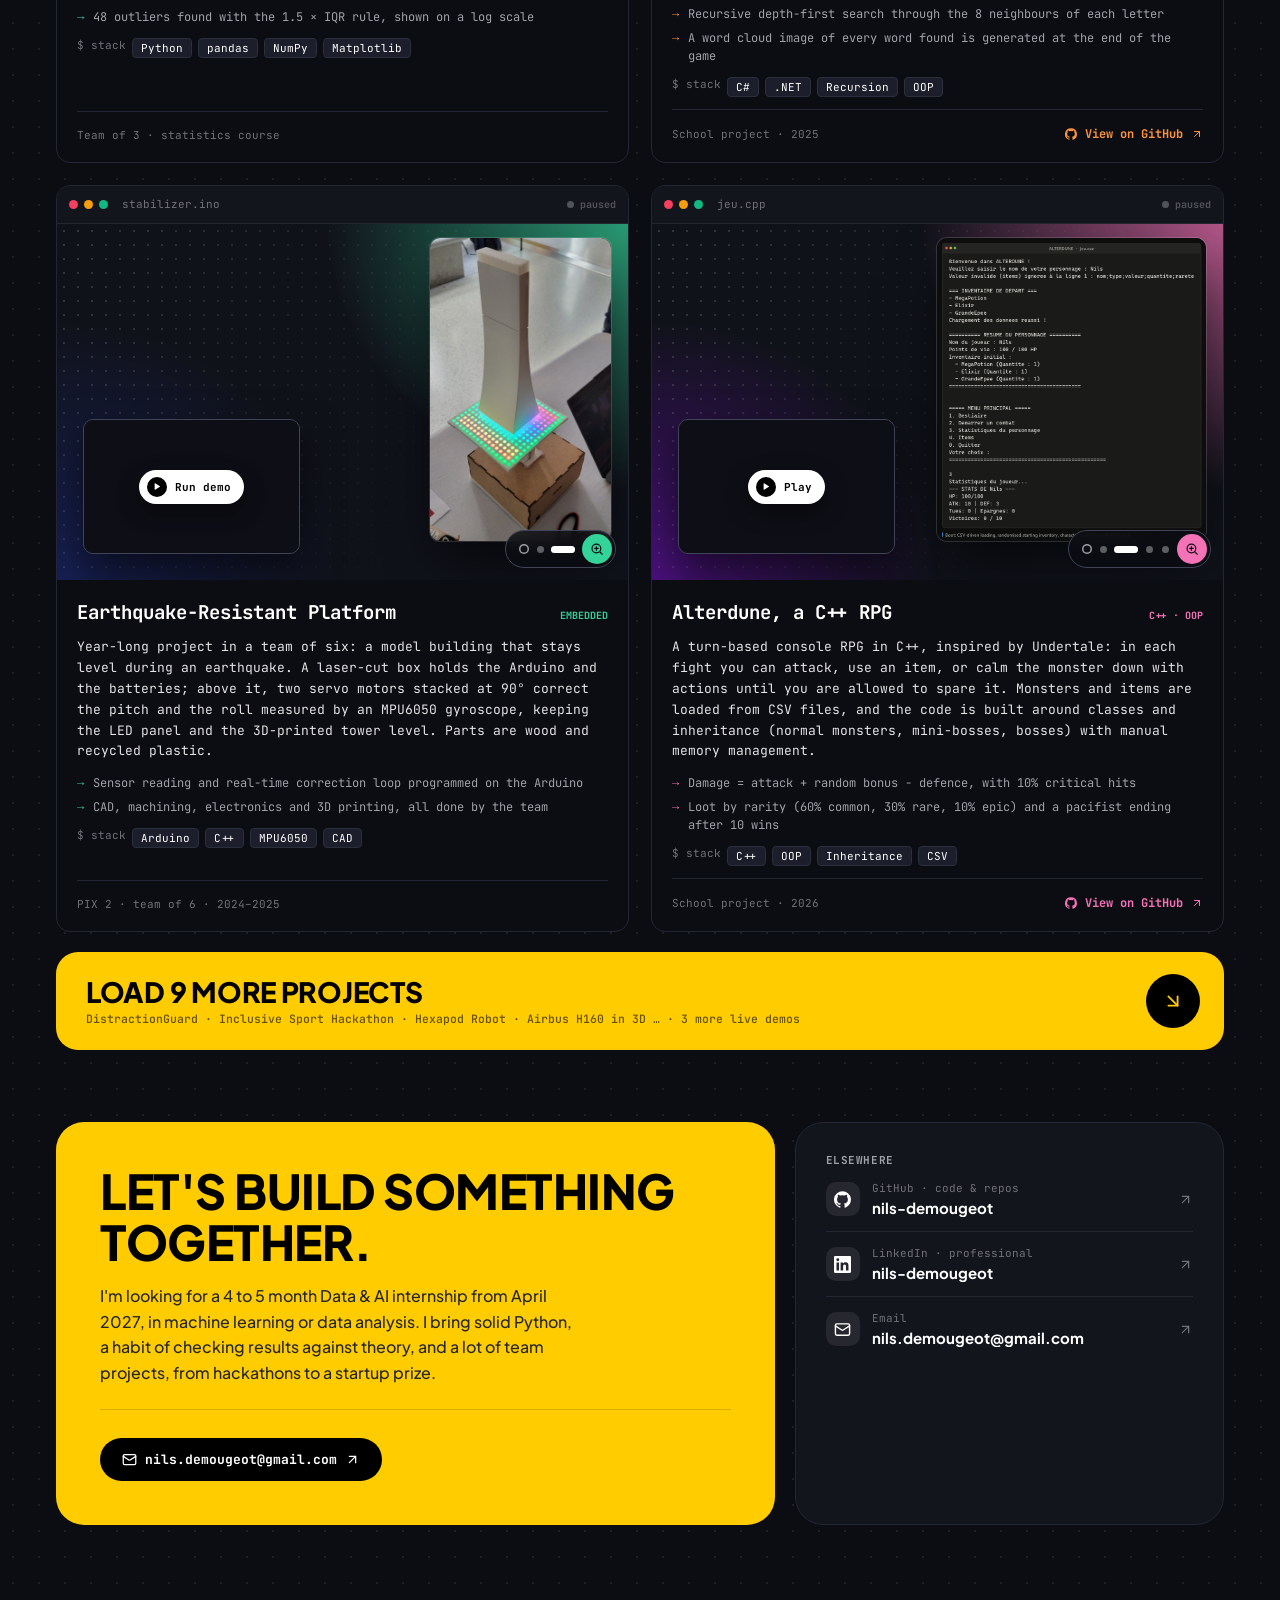
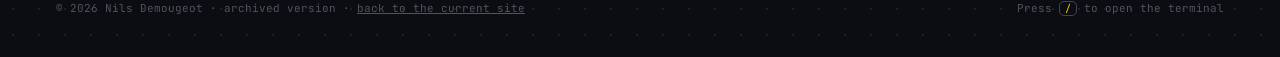
<file: v1/index.html>
<!DOCTYPE html>
<html lang="en">
<head>
  <meta charset="utf-8">
  <meta name="viewport" content="width=device-width, initial-scale=1">
  <title>Nils Demougeot · Portfolio (previous version)</title>
  <meta name="description" content="Nils Demougeot, Data & AI engineering student at ESILV Paris. Machine learning, full-stack web, embedded systems, networks and security. Looking for a Data / AI internship from April 2027.">
  <meta name="author" content="Nils Demougeot">
  <meta name="robots" content="noindex, follow">
  <link rel="canonical" href="https://nils-demougeot.github.io/">
  <meta name="theme-color" content="#0c0d12">
  <meta property="og:type" content="profile">
  <meta property="profile:first_name" content="Nils">
  <meta property="profile:last_name" content="Demougeot">
  <meta property="og:locale" content="en_US">
  <meta property="og:title" content="Nils Demougeot · Data & AI Engineering Portfolio">
  <meta property="og:description" content="Interactive portfolio: machine learning, full-stack web, embedded systems and networks. Projects running live in the browser.">
  <meta property="og:url" content="https://nils-demougeot.github.io/">
  <meta property="og:site_name" content="Nils Demougeot">
  <!-- link previews (WhatsApp, LinkedIn, Slack, iMessage…) show this card; without these they pick the first big enough image (ESILV) -->
  <meta property="og:image" content="https://nils-demougeot.github.io/assets/img/og-card.jpg">
  <meta property="og:image:type" content="image/jpeg">
  <meta property="og:image:width" content="1200">
  <meta property="og:image:height" content="630">
  <meta property="og:image:alt" content="Nils Demougeot, Data & AI engineering student at ESILV Paris">
  <meta name="twitter:card" content="summary_large_image">
  <meta name="twitter:title" content="Nils Demougeot · Data & AI Engineering Portfolio">
  <meta name="twitter:description" content="Interactive portfolio: machine learning, full-stack web, embedded systems and networks. Projects running live in the browser.">
  <meta name="twitter:image" content="https://nils-demougeot.github.io/assets/img/og-card.jpg">
  <link rel="icon" href="../assets/img/logo-nd.png" type="image/png" sizes="256x256">
  <link rel="apple-touch-icon" href="../assets/img/logo-nd.png">
  <!-- Structured data: tells search engines this page is Nils Demougeot's profile and links it to the same person elsewhere (sameAs) -->
  <script type="application/ld+json">
  {
    "@context": "https://schema.org",
    "@graph": [
      {
        "@type": "ProfilePage",
        "@id": "https://nils-demougeot.github.io/#page",
        "url": "https://nils-demougeot.github.io/",
        "name": "Nils Demougeot · Data & AI Engineering Portfolio",
        "inLanguage": "en",
        "dateModified": "2026-10-25",
        "mainEntity": { "@id": "https://nils-demougeot.github.io/#nils" }
      },
      {
        "@type": "Person",
        "@id": "https://nils-demougeot.github.io/#nils",
        "name": "Nils Demougeot",
        "givenName": "Nils",
        "familyName": "Demougeot",
        "url": "https://nils-demougeot.github.io/",
        "image": "https://nils-demougeot.github.io/assets/img/avatar.jpg",
        "jobTitle": "Data & AI Engineering Student",
        "description": "Data & AI engineering student at ESILV Paris, looking for a Data / AI internship from April 2027.",
        "email": "mailto:nils.demougeot@gmail.com",
        "address": { "@type": "PostalAddress", "addressLocality": "Paris", "addressCountry": "FR" },
        "alumniOf": [
          { "@type": "CollegeOrUniversity", "name": "ESILV, De Vinci Engineering School", "url": "https://www.esilv.fr/" },
          { "@type": "CollegeOrUniversity", "name": "Riga Technical University", "url": "https://www.rtu.lv/" }
        ],
        "knowsAbout": ["Machine Learning", "Data Science", "Python", "pandas", "scikit-learn", "SQL", "C#", "C++", "Cybersecurity", "Network Coding", "Web Development"],
        "knowsLanguage": ["fr", "en", "es"],
        "sameAs": [
          "https://www.linkedin.com/in/nils-demougeot/",
          "https://github.com/nils-demougeot",
          "https://www.youtube.com/@seechyTech"
        ]
      }
    ]
  }
  </script>
  <link rel="preload" href="../assets/fonts/plus-jakarta-sans-latin.woff2" as="font" type="font/woff2" crossorigin>
  <link rel="preload" href="../assets/fonts/jetbrains-mono-latin.woff2" as="font" type="font/woff2" crossorigin>
  <link rel="stylesheet" href="assets/css/style.css">
  <script>
    // Decide before first paint whether the intro plays, so nothing flashes.
    (function () {
      var d = document.documentElement, seen = false;
      try { seen = sessionStorage.getItem('nd-intro') === '1'; } catch (e) {}
      var reduce = window.matchMedia && matchMedia('(prefers-reduced-motion: reduce)').matches;
      // crawlers and page-speed tools get the page straight away (same content, no 3 s animation hiding the name)
      var bot = /bot|crawl|spider|slurp|lighthouse|headless/i.test(navigator.userAgent);
      d.classList.add('js');
      if (!seen && !reduce && !bot && !location.hash) d.classList.add('intro-on');
    })();
  </script>
</head>
<body>

<svg class="sprite" xmlns="http://www.w3.org/2000/svg" aria-hidden="true">
  <symbol id="i-arrow-up-right" viewBox="0 0 24 24"><path d="M7 17 17 7"/><path d="M7 7h10v10"/></symbol>
  <symbol id="i-arrow-down-right" viewBox="0 0 24 24"><path d="m7 7 10 10"/><path d="M17 7v10H7"/></symbol>
  <symbol id="i-arrow-left" viewBox="0 0 24 24"><path d="m12 19-7-7 7-7"/><path d="M19 12H5"/></symbol>
  <symbol id="i-arrow-up" viewBox="0 0 24 24"><path d="M12 19V5"/><path d="m5 12 7-7 7 7"/></symbol>
  <symbol id="i-chevron-left" viewBox="0 0 24 24"><path d="m15 18-6-6 6-6"/></symbol>
  <symbol id="i-chevron-right" viewBox="0 0 24 24"><path d="m9 18 6-6-6-6"/></symbol>
  <symbol id="i-download" viewBox="0 0 24 24"><path d="M21 15v4a2 2 0 0 1-2 2H5a2 2 0 0 1-2-2v-4"/><path d="m7 10 5 5 5-5"/><path d="M12 15V3"/></symbol>
  <symbol id="i-play" viewBox="0 0 24 24"><path d="M7 4.5v15a1 1 0 0 0 1.5.86l12.5-7.5a1 1 0 0 0 0-1.72L8.5 3.64A1 1 0 0 0 7 4.5z" fill="currentColor" stroke="none"/></symbol>
  <symbol id="i-refresh" viewBox="0 0 24 24"><path d="M3 12a9 9 0 1 0 9-9 9.75 9.75 0 0 0-6.74 2.74L3 8"/><path d="M3 3v5h5"/></symbol>
  <symbol id="i-enter" viewBox="0 0 24 24"><path d="m9 10-5 5 5 5"/><path d="M20 4v7a4 4 0 0 1-4 4H4"/></symbol>
  <symbol id="i-check" viewBox="0 0 24 24"><path d="M20 6 9 17l-5-5"/></symbol>
  <symbol id="i-mail" viewBox="0 0 24 24"><rect x="2" y="4" width="20" height="16" rx="2"/><path d="m22 7-8.97 5.7a1.94 1.94 0 0 1-2.06 0L2 7"/></symbol>
  <symbol id="i-user" viewBox="0 0 24 24"><circle cx="12" cy="8" r="5"/><path d="M20 21a8 8 0 0 0-16 0"/></symbol>
  <symbol id="i-briefcase" viewBox="0 0 24 24"><path d="M16 20V4a2 2 0 0 0-2-2h-4a2 2 0 0 0-2 2v16"/><rect x="2" y="6" width="20" height="14" rx="2"/></symbol>
  <symbol id="i-cap" viewBox="0 0 24 24"><path d="M21.42 10.92a1 1 0 0 0-.02-1.84L12.83 5.18a2 2 0 0 0-1.66 0L2.6 9.08a1 1 0 0 0 0 1.83l8.57 3.91a2 2 0 0 0 1.66 0z"/><path d="M22 10v6"/><path d="M6 12.5V16a6 3 0 0 0 12 0v-3.5"/></symbol>
  <symbol id="i-cpu" viewBox="0 0 24 24"><rect x="4" y="4" width="16" height="16" rx="2"/><rect x="9" y="9" width="6" height="6" rx="1"/><path d="M15 2v2M15 20v2M2 15h2M2 9h2M20 15h2M20 9h2M9 2v2M9 20v2"/></symbol>
  <symbol id="i-languages" viewBox="0 0 24 24"><path d="m5 8 6 6"/><path d="m4 14 6-6 2-3"/><path d="M2 5h12"/><path d="M7 2h1"/><path d="m22 22-5-10-5 10"/><path d="M14 18h6"/></symbol>
  <symbol id="i-leaf" viewBox="0 0 24 24"><path d="M11 20A7 7 0 0 1 9.8 6.1C15.5 5 17 4.48 19 2c1 2 2 4.18 2 8 0 5.5-4.78 10-10 10Z"/><path d="M2 21c0-3 1.85-5.36 5.08-6C9.5 14.52 12 13 13 12"/></symbol>
  <symbol id="i-sparkles" viewBox="0 0 24 24"><path d="M9.94 15.5A2 2 0 0 0 8.5 14.06l-6.14-1.58a.5.5 0 0 1 0-.96L8.5 9.94A2 2 0 0 0 9.94 8.5l1.58-6.14a.5.5 0 0 1 .96 0l1.58 6.14a2 2 0 0 0 1.44 1.44l6.14 1.58a.5.5 0 0 1 0 .96l-6.14 1.58a2 2 0 0 0-1.44 1.44l-1.58 6.14a.5.5 0 0 1-.96 0z"/></symbol>
  <symbol id="i-maximize" viewBox="0 0 24 24"><path d="M15 3h6v6"/><path d="M9 21H3v-6"/><path d="m21 3-7 7"/><path d="m3 21 7-7"/></symbol>
  <symbol id="i-grid" viewBox="0 0 24 24"><rect x="3" y="3" width="7" height="7" rx="1.5"/><rect x="14" y="3" width="7" height="7" rx="1.5"/><rect x="3" y="14" width="7" height="7" rx="1.5"/><rect x="14" y="14" width="7" height="7" rx="1.5"/></symbol>
  <symbol id="i-list" viewBox="0 0 24 24"><path d="M9 6h12M9 12h12M9 18h12"/><path d="M4 6h.01M4 12h.01M4 18h.01"/></symbol>
  <symbol id="i-chevron-down" viewBox="0 0 24 24"><path d="m6 9 6 6 6-6"/></symbol>
  <symbol id="i-minimize" viewBox="0 0 24 24"><path d="M4 14h6v6"/><path d="M20 10h-6V4"/><path d="m14 10 7-7"/><path d="m3 21 7-7"/></symbol>
  <symbol id="i-pin" viewBox="0 0 24 24"><path d="M20 10c0 5-5.54 10.19-7.4 11.8a1 1 0 0 1-1.2 0C9.54 20.19 4 15 4 10a8 8 0 0 1 16 0"/><circle cx="12" cy="10" r="3"/></symbol>
  <symbol id="i-scissors" viewBox="0 0 24 24"><circle cx="6" cy="6" r="3"/><circle cx="6" cy="18" r="3"/><path d="M20 4 8.12 15.88"/><path d="M14.47 14.48 20 20"/><path d="M8.12 8.12 12 12"/></symbol>
  <symbol id="i-file" viewBox="0 0 24 24"><path d="M15 2H6a2 2 0 0 0-2 2v16a2 2 0 0 0 2 2h12a2 2 0 0 0 2-2V7Z"/><path d="M14 2v4a2 2 0 0 0 2 2h4"/><path d="M10 9H8M16 13H8M16 17H8"/></symbol>
  <symbol id="i-hand" viewBox="0 0 24 24"><path d="M18 11V6a2 2 0 0 0-4 0v0"/><path d="M14 10V4a2 2 0 0 0-4 0v2"/><path d="M10 10.5V6a2 2 0 0 0-4 0v8"/><path d="M18 8a2 2 0 1 1 4 0v6a8 8 0 0 1-8 8h-2c-2.8 0-4.5-.86-5.99-2.34l-3.6-3.6a2 2 0 0 1 2.83-2.82L7 15"/></symbol>
  <symbol id="i-github" viewBox="0 0 24 24"><path fill="currentColor" stroke="none" d="M12 .3a12 12 0 0 0-3.8 23.38c.6.12.83-.26.83-.57L9 21.07c-3.34.72-4.04-1.61-4.04-1.61-.55-1.39-1.34-1.76-1.34-1.76-1.08-.74.09-.73.09-.73 1.2.09 1.84 1.24 1.84 1.24 1.07 1.83 2.8 1.3 3.49 1 .1-.78.42-1.31.76-1.61-2.66-.3-5.47-1.33-5.47-5.93 0-1.31.47-2.38 1.24-3.22-.14-.3-.54-1.52.1-3.18 0 0 1-.32 3.3 1.23a11.5 11.5 0 0 1 6 0c2.28-1.55 3.29-1.23 3.29-1.23.64 1.66.24 2.88.12 3.18a4.65 4.65 0 0 1 1.23 3.22c0 4.61-2.8 5.63-5.48 5.92.42.36.81 1.1.81 2.22l-.01 3.29c0 .31.2.69.82.57A12 12 0 0 0 12 .3"/></symbol>
  <symbol id="i-linkedin" viewBox="0 0 24 24"><path fill="currentColor" stroke="none" d="M20.45 20.45h-3.56v-5.57c0-1.33-.02-3.04-1.85-3.04-1.85 0-2.14 1.45-2.14 2.94v5.67H9.35V9h3.41v1.56h.05c.48-.9 1.64-1.85 3.37-1.85 3.6 0 4.27 2.37 4.27 5.46v6.28zM5.34 7.43a2.06 2.06 0 1 1 0-4.13 2.06 2.06 0 0 1 0 4.13zM7.12 20.45H3.56V9h3.56v11.45zM22.22 0H1.77C.79 0 0 .77 0 1.73v20.54C0 23.23.79 24 1.77 24h20.45c.98 0 1.78-.77 1.78-1.73V1.73C24 .77 23.2 0 22.22 0z"/></symbol>
</svg>

<!-- Intro: a terminal cursor types the name, frames it, and the frame unfolds into the page layout (drawn on one canvas) -->
<div id="intro" aria-hidden="true">
  <canvas id="introFx"></canvas>
  <span class="intro-skip">click to skip</span>
</div>

<!-- Dot grid: drawn on canvas so the cursor can light it and gently push the dots -->
<canvas id="grid" aria-hidden="true"></canvas>

<div class="page">
  <nav class="nav" aria-label="Main">
    <div class="nav-pill">
      <a href="#top" class="nav-logo" aria-label="Back to top"><img src="../assets/img/logo-nd.png" alt="ND" width="32" height="32"></a>
      <a href="#top" class="nav-link">About</a>
      <a href="#terminal" class="nav-link">Terminal <kbd>/</kbd></a>
      <a href="#demos" class="nav-link">Projects</a>
      <a href="#contact" class="nav-link">Contact</a>
      <span class="nav-status"><i></i>Open to internships</span>
    </div>
  </nav>

  <main id="top">
    <section class="bento">
      <div class="row">
        <article class="card card-hello" data-card data-accent="#FFCC00" data-enter>
          <div>
            <span class="hello-eyebrow"><svg class="ic"><use href="#i-pin"/></svg>Paris, France</span>
            <h1 class="hero-title" id="heroTitle"><span>Nils</span><span>Demougeot</span></h1>
            <p class="hello-lead">Data &amp; AI engineering student at <strong>ESILV Paris</strong>. I like taking real data all the way to something people use: a Ligue 1 match predictor, security dashboards for a cybersecurity team, network coding simulations at <strong>MIT</strong>, and La Fabrique, our prize-winning startup project.</p>
          </div>
          <div class="hello-foot">
            <div class="school">
              <span class="school-logo"><img src="../assets/img/logos/esilv.png" alt="ESILV, De Vinci Engineering School" width="48" height="48"></span>
              <div class="school-txt"><b>Class of 2028</b><span>Data &amp; AI Engineering</span></div>
            </div>
            <a href="#demos" class="btn btn-dark">Run the demos <svg class="ic"><use href="#i-arrow-down-right"/></svg></a>
          </div>
        </article>

        <article class="card card-build" id="build" data-card data-accent="#FFCC00" data-enter>
          <canvas id="buildCanvas" aria-label="3D particle illustration of what I build"></canvas>
          <div class="build-top">
            <span class="eyebrow">What I build</span>
            <span class="hint"><svg class="ic"><use href="#i-hand"/></svg>drag to spin · click to morph</span>
          </div>
          <div class="build-bottom">
            <div class="build-info" id="buildInfo" aria-live="polite">
              <span class="build-idx" id="buildIdx">01 / 06</span>
              <span class="build-label" id="buildLabel">AI &amp; Machine Learning</span>
              <span class="build-blurb" id="buildBlurb"></span>
              <span class="build-tags" id="buildTags"></span>
            </div>
            <div class="build-nav">
              <button class="icon-btn" id="buildPrev" type="button" aria-label="Previous category"><svg class="ic"><use href="#i-chevron-left"/></svg></button>
              <div class="build-dots" id="buildDots"></div>
              <button class="icon-btn" id="buildNext" type="button" aria-label="Next category"><svg class="ic"><use href="#i-chevron-right"/></svg></button>
            </div>
          </div>
        </article>
      </div>

      <div class="row">
        <article class="card card-globe" id="globe" data-card data-accent="#34d399" data-enter>
          <canvas id="globeCanvas" aria-label="Interactive globe of places I studied and worked"></canvas>
          <div class="build-top">
            <span class="eyebrow">Where I've studied &amp; worked</span>
            <span class="hint">hover a pin · drag to spin</span>
          </div>
          <div class="globe-places">
            <button type="button" class="place" data-place="paris" style="--c:#FFCC00"><i></i>Paris<small>France</small></button>
            <button type="button" class="place" data-place="riga" style="--c:#34d399"><i></i>Riga<small>Latvia</small></button>
            <button type="button" class="place" data-place="boston" style="--c:#fb7185"><i></i>Boston<small>USA</small></button>
          </div>
          <div class="globe-pop" id="globePop" hidden></div>
        </article>

        <div class="side">
          <div class="side-col">
            <article class="card card-mini card-acad" data-card data-accent="#FFCC00" data-enter role="button" tabindex="0" aria-label="Open my education in the terminal">
              <div class="mini-head"><span class="eyebrow">Academics</span><span class="badge">M1 · Class of 2028</span></div>
              <div class="acad-school">
                <span class="logo-tile brand"><img src="../assets/img/logos/esilv.png" alt="ESILV"></span>
                <div><b>ESILV Paris</b><span>Data &amp; AI engineering</span></div>
              </div>
              <div class="years">
                <div class="years-bar"><i></i><i class="dot"></i><i class="half"></i><i class="now"></i><i class="todo"></i></div>
                <div class="years-lbl"><span>Y1</span><span>Y2</span><span>Y3</span><span class="now">Y4</span><span>Y5</span></div>
                <div class="years-legend">
                  <span><i class="sw sw-dot"></i>Y2 · cybersecurity internship</span>
                  <span><i class="sw sw-half"></i>Y3 · Riga exchange, Sep → Jan</span>
                </div>
              </div>
            </article>
            <article class="card card-mini card-cv" data-card data-accent="#34d399" data-enter>
              <div class="mini-head"><span class="eyebrow">Resume</span><i class="live-dot"></i></div>
              <div class="cv-title"><svg class="ic"><use href="#i-file"/></svg>1-page CV</div>
              <a class="btn btn-light" href="../assets/cv/Resume_Nils_Demougeot.pdf" download="Resume_Nils_Demougeot.pdf">Download <svg class="ic"><use href="#i-download"/></svg></a>
            </article>
          </div>
          <div class="side-col">
            <a class="card card-touch" href="mailto:nils.demougeot@gmail.com" data-card data-accent="#FFCC00" data-enter>
              <svg class="ic touch-arrow"><use href="#i-arrow-up-right"/></svg>
              <span>Get in touch</span>
            </a>
            <a class="card card-social" href="https://github.com/nils-demougeot" target="_blank" rel="noopener" data-card data-accent="#e4e4e7" data-enter>
              <span class="social-ic"><svg class="ic"><use href="#i-github"/></svg></span>GitHub<svg class="ic ext"><use href="#i-arrow-up-right"/></svg>
            </a>
            <a class="card card-social" href="https://www.linkedin.com/in/nils-demougeot/" target="_blank" rel="noopener" data-card data-accent="#0a66c2" data-enter>
              <span class="social-ic li"><svg class="ic"><use href="#i-linkedin"/></svg></span>LinkedIn<svg class="ic ext"><use href="#i-arrow-up-right"/></svg>
            </a>
          </div>
        </div>
      </div>
    </section>

    <section id="terminal" class="section reveal">
      <header class="sec-head">
        <h2>Ask the terminal</h2>
        <span>Click a command, or type your own.</span>
      </header>
      <div class="term" id="term" data-card data-accent="#34d399">
        <div class="term-bar">
          <button type="button" class="tl tl-r" data-term="clear" aria-label="Clear terminal" title="clear"></button>
          <button type="button" class="tl tl-y" data-term="compact" aria-label="Minimize terminal" title="minimize"></button>
          <button type="button" class="tl tl-g" data-term="expand" aria-label="Expand terminal" title="expand"></button>
          <span class="term-title">nils@portfolio: ~ (zsh)</span>
          <button type="button" class="term-size" id="termSize" aria-label="Toggle terminal size"><svg class="ic"><use href="#i-maximize"/></svg></button>
        </div>
        <div class="term-out" id="termOut" role="log" aria-live="polite"></div>
        <div class="term-foot">
          <div class="quick">
            <span class="quick-lbl"># try</span>
            <button type="button" class="qc" data-run="whoami">whoami</button>
            <button type="button" class="qc" data-run="projects">projects</button>
            <button type="button" class="qc" data-run="experience">experience</button>
            <button type="button" class="qc" data-run="education">education</button>
            <button type="button" class="qc" data-run="skills">skills</button>
            <button type="button" class="qc" data-run="languages">languages</button>
            <button type="button" class="qc" data-run="volunteering">volunteering</button>
            <button type="button" class="qc" data-run="contact">contact</button>
            <button type="button" class="qc qc-sudo" data-run="sudo hire nils">sudo hire nils</button>
          </div>
          <form class="term-input" id="termForm" autocomplete="off">
            <label for="termInput" class="prompt"><span class="p-user">nils@portfolio</span> <span class="p-dir">~</span> <span class="p-sym">%</span></label>
            <input id="termInput" spellcheck="false" autocapitalize="off" autocorrect="off" enterkeyhint="go" placeholder="type a command, e.g. whoami">
            <button type="submit" class="enter-key" aria-label="Run command"><svg class="ic"><use href="#i-enter"/></svg></button>
          </form>
        </div>
      </div>
    </section>

    <section id="demos" class="section reveal">
      <header class="sec-head">
        <h2>Projects, running live</h2>
        <span>Most relevant first. Cards with a preview window run a small live model of the project: click it.</span>
      </header>

      <div class="proj-filters" role="toolbar" aria-label="Filter projects">
        <button type="button" class="pf is-on" data-filter="all" aria-pressed="true">All <b>19</b></button>
        <button type="button" class="pf" data-filter="ai" aria-pressed="false">Data &amp; AI <b>4</b></button>
        <button type="button" class="pf" data-filter="sw" aria-pressed="false">Software <b>8</b></button>
        <button type="button" class="pf" data-filter="hw" aria-pressed="false">Hardware &amp; CAD <b>4</b></button>
        <button type="button" class="pf" data-filter="more" aria-pressed="false">Research &amp; more <b>4</b></button>
        <div class="view-toggle" role="group" aria-label="Project layout"><i class="vt-pill"></i><button type="button" data-view="grid" aria-pressed="true"><svg class="ic"><use href="#i-grid"/></svg><span>Grid</span></button><button type="button" data-view="list" aria-pressed="false"><svg class="ic"><use href="#i-list"/></svg><span>List</span></button></div>
      </div>

      <!-- Screenshots: use tools/galleries.html (drop images on a project, it writes assets/data/galleries.js). A card with a gallery gets it in place of its <div class="cover">. -->
      <div class="projects" id="projects">

        <!-- 01 · Data & AI -->
        <article class="proj" id="p-ligue1" data-demo="ligue1" data-cat="ai" style="--c:#FFCC00" data-card data-accent="#FFCC00">
          <div class="proj-bar"><i class="r"></i><i class="y"></i><i class="g"></i><span class="file">ligue1_model.ipynb</span><span class="status"><i></i><em>paused</em></span><button type="button" class="pip-back" data-stop><svg class="ic"><use href="#i-arrow-left"/></svg>Back to cover</button></div>
          <div class="proj-stage">
            <div class="cover"><span>Ligue 1 model · screenshot</span></div>
            <div class="pip">
              <div class="pip-canvas"><canvas></canvas></div>
              <button type="button" class="pip-run" data-activate="ligue1"><span><i><svg class="ic"><use href="#i-play"/></svg></i>Run demo</span></button>
              <div class="pip-ctrl">
                <button type="button" class="pill-btn" data-act="random" style="background:#FFCC00">Random match <svg class="ic"><use href="#i-refresh"/></svg></button>
                <button type="button" class="pill-btn ghost" data-act="mode" data-out="mode">Model scores</button>
                <span class="pip-note" data-out="note">drag the sliders</span>
              </div>
            </div>
          </div>
          <div class="proj-body">
            <div class="proj-title"><h3>Ligue 1 Match Predictor</h3><span class="tag">MACHINE LEARNING</span></div>
            <p>Can a model call a French football match before kick-off? I merged 8 data files (more than 10 seasons of matches, player market values, lineups, cards) into one clean table, built new features such as the budget gap and each team's recent form, and trained three classifiers to predict home win, draw or away win for the 2025 season.</p>
            <ul class="facts">
              <li>Rolling "last 5 matches" features, shifted by one game so the model never sees the result it predicts</li>
              <li>Split by time: trained up to 2022, tested on 2023–24</li>
              <li>52% accuracy vs a 44% baseline; feature selection kept almost the same score with only 3 variables</li>
            </ul>
            <div class="stack"><span class="stack-lbl">$ stack</span><span>Python</span><span>pandas</span><span>scikit-learn</span><span>seaborn</span></div>
            <div class="proj-foot"><span>Group project · predictions for 233 matches</span></div>
          </div>
        </article>

        <!-- 02 · Data & AI -->
        <article class="proj" id="p-siem" data-demo="siem" data-cat="ai" style="--c:#fb7185" data-card data-accent="#fb7185">
          <div class="proj-bar"><i class="r"></i><i class="y"></i><i class="g"></i><span class="file">soc_dashboard</span><span class="status"><i></i><em>paused</em></span><button type="button" class="pip-back" data-stop><svg class="ic"><use href="#i-arrow-left"/></svg>Back to cover</button></div>
          <div class="proj-stage">
            <div class="cover"><span>Security dashboard · screenshot</span></div>
            <div class="pip">
              <div class="pip-canvas"><canvas></canvas></div>
              <button type="button" class="pip-run" data-activate="siem"><span><i><svg class="ic"><use href="#i-play"/></svg></i>Run demo</span></button>
              <div class="pip-ctrl">
                <button type="button" class="pill-btn" data-act="exfil" style="background:#fb7185">Simulate a data leak</button>
                <span class="pip-note" data-out="note">simulated USB activity · no real data</span>
              </div>
            </div>
          </div>
          <div class="proj-body">
            <div class="proj-title"><h3>Security Dashboards (Cyber Internship)</h3><span class="tag">DATA · CYBERSECURITY</span></div>
            <p>In the cybersecurity team of a large company, analysts were spending a lot of time reading raw logs by hand. I built dashboards in CrowdStrike Next-Gen SIEM that turn logs from the EDR (Falcon) and the web proxy (Netskope) into clear views, so the team can spot data leaks and suspicious behaviour much faster.</p>
            <ul class="facts">
              <li>Defined the key investigation scenarios with the team, then wrote and optimised the queries</li>
              <li>Dashboards: files leaked by a given user, suspicious SharePoint activity, map of USB exfiltration events</li>
              <li>Hourly scheduled searches that alert the team when a massive data exfiltration is likely</li>
            </ul>
            <div class="stack"><span class="stack-lbl">$ stack</span><span>CrowdStrike NG-SIEM</span><span>Falcon EDR</span><span>Netskope</span><span>Log queries</span></div>
            <div class="proj-foot"><span>Internship · summer 2025</span></div>
          </div>
        </article>

        <!-- 03 · Research -->
        <article class="proj" id="p-mit" data-demo="mit" data-cat="more" style="--c:#38bdf8" data-card data-accent="#38bdf8">
          <div class="proj-bar"><i class="r"></i><i class="y"></i><i class="g"></i><span class="file">rlnc_simulation.ipynb</span><span class="status"><i></i><em>paused</em></span><button type="button" class="pip-back" data-stop><svg class="ic"><use href="#i-arrow-left"/></svg>Back to cover</button></div>
          <div class="proj-stage">
            <div class="cover"><span>RLNC delay plot · chart</span></div>
            <div class="pip">
              <div class="pip-canvas"><canvas></canvas></div>
              <button type="button" class="pip-run" data-activate="mit"><span><i><svg class="ic"><use href="#i-play"/></svg></i>Run demo</span></button>
              <div class="pip-ctrl">
                <button type="button" class="pill-btn" data-act="p" style="background:#38bdf8"><span data-out="p">loss 20%</span> <svg class="ic"><use href="#i-refresh"/></svg></button>
                <button type="button" class="pill-btn ghost" data-act="mode"><span data-out="mode">Research result</span></button>
              </div>
            </div>
          </div>
          <div class="proj-body">
            <div class="proj-title"><h3>Network Coding Research (MIT)</h3><span class="tag">RESEARCH · NETWORKS</span></div>
            <p>Six-week research internship in Muriel Médard's Network Coding and Reliable Communications Group at MIT, with three classmates. After simulating noisy channels in Python, I worked on Random Linear Network Coding for the SNOB 5G project: packets are mixed with random coefficients, sent over a lossy channel, and rebuilt by inverting a matrix as soon as enough of them arrive.</p>
            <ul class="facts">
              <li>Added retransmissions, then measured throughput and delay over 40,000 generations for different loss rates</li>
              <li>Derived the theoretical delay with binomial probabilities: it matched our simulations</li>
              <li>Presented our results to Prof. Médard</li>
            </ul>
            <div class="stack"><span class="stack-lbl">$ stack</span><span>Python</span><span>NumPy</span><span>Matplotlib</span><span>Probability</span></div>
            <div class="proj-foot"><span>Research internship · Boston · summer 2022</span></div>
          </div>
        </article>

        <!-- 04 · Data & AI -->
        <article class="proj" id="p-uttt" data-demo="uttt" data-cat="ai sw" style="--c:#a78bfa" data-card data-accent="#a78bfa">
          <div class="proj-bar"><i class="r"></i><i class="y"></i><i class="g"></i><span class="file">ultimate_tictactoe.py</span><span class="status"><i></i><em>paused</em></span><button type="button" class="pip-back" data-stop><svg class="ic"><use href="#i-arrow-left"/></svg>Back to cover</button></div>
          <div class="proj-stage">
            <div class="cover"><span>Ultimate Tic-Tac-Toe · screenshot</span></div>
            <div class="pip">
              <div class="pip-canvas"><canvas></canvas></div>
              <button type="button" class="pip-run" data-activate="uttt"><span><i><svg class="ic"><use href="#i-play"/></svg></i>Play the AI</span></button>
              <div class="pip-ctrl">
                <button type="button" class="pill-btn" data-act="new" style="background:#a78bfa">New game <svg class="ic"><use href="#i-refresh"/></svg></button>
                <button type="button" class="pill-btn ghost" data-act="watch" data-out="mode">Watch AI vs AI</button>
                <span class="pip-note" data-out="note">you are X · click a cell</span>
              </div>
            </div>
          </div>
          <div class="proj-body">
            <div class="proj-title"><h3>Ultimate Tic-Tac-Toe AI</h3><span class="tag">GAME AI</span></div>
            <p>An AI for Ultimate Tic-Tac-Toe, a 9×9 version where each move decides which small board your opponent has to play in next. It uses minimax with alpha-beta pruning and iterative deepening: it searches deeper and deeper until its time is up, and keeps the best move found so far. The demo is a JavaScript port of my Python code.</p>
            <ul class="facts">
              <li>Transposition table so positions already analysed are never searched twice</li>
              <li>Killer-move and history heuristics to try the most promising moves first</li>
              <li>Hand-tuned evaluation: won boards, two-in-a-rows, control of the centre</li>
            </ul>
            <div class="stack"><span class="stack-lbl">$ stack</span><span>Python</span><span>Minimax</span><span>Alpha-beta</span><span>Heuristics</span></div>
            <div class="proj-foot"><span>Search algorithms · personal project</span></div>
          </div>
        </article>

        <!-- 05 · Software -->
        <article class="proj" id="p-fabrique" data-demo="fabrique" data-cat="sw" style="--c:#818cf8" data-card data-accent="#818cf8">
          <div class="proj-bar"><i class="r"></i><i class="y"></i><i class="g"></i><span class="file">la_fabrique.py</span><span class="status"><i></i><em>paused</em></span><button type="button" class="pip-back" data-stop><svg class="ic"><use href="#i-arrow-left"/></svg>Back to cover</button></div>
          <div class="proj-stage">
            <div class="cover"><span>La Fabrique · screenshot</span></div>
            <div class="pip">
              <div class="pip-canvas"><canvas></canvas></div>
              <button type="button" class="pip-run" data-activate="fabrique"><span><i><svg class="ic"><use href="#i-play"/></svg></i>Run demo</span></button>
              <div class="pip-ctrl">
                <button type="button" class="pill-btn" data-act="restart" style="background:#818cf8">Restart demo <svg class="ic"><use href="#i-refresh"/></svg></button>
                <a class="pill-btn ghost" href="https://la-fabrique.onrender.com/" target="_blank" rel="noopener">Real app <svg class="ic"><use href="#i-arrow-up-right"/></svg></a>
                <span class="pip-note" data-out="note">simplified demo · not the real app</span>
              </div>
            </div>
          </div>
          <div class="proj-body">
            <div class="proj-title"><h3>La Fabrique</h3><span class="tag">STARTUP · WEB APP</span></div>
            <p>Winner of the <strong>Prix Esprit Start-up</strong> at the ESILV P2IP showroom (about 140 teams). La Fabrique helps people turn old clothes into new objects: you take a photo of a garment, the app estimates its material and usable fabric, suggests sewing patterns that fit, checks that the pieces can be cut from it, and shows the water and CO₂ saved.</p>
            <ul class="facts">
              <li>Months of work as a startup team: user needs, specifications, business model, working prototype</li>
              <li>Mobile-first web app with step-by-step guides, printable PDF patterns and a "circular passport" with QR code</li>
              <li>Gamified community: share your creations, earn coins and badges</li>
            </ul>
            <div class="stack"><span class="stack-lbl">$ stack</span><span>Django</span><span>PostgreSQL</span><span>Product design</span><span>Business model</span></div>
            <div class="proj-foot"><span>P2IP team project · 2025–2026</span><a class="proj-link" href="https://la-fabrique.onrender.com/" target="_blank" rel="noopener"><svg class="ic"><use href="#i-arrow-up-right"/></svg>Open the app<svg class="ic"><use href="#i-arrow-up-right"/></svg></a></div>
          </div>
        </article>

        <!-- 06 · Software -->
        <article class="proj" id="p-livin" data-demo="livin" data-cat="sw" style="--c:#fbbf24" data-card data-accent="#fbbf24">
          <div class="proj-bar"><i class="r"></i><i class="y"></i><i class="g"></i><span class="file">Graphe.cs</span><span class="status"><i></i><em>paused</em></span><button type="button" class="pip-back" data-stop><svg class="ic"><use href="#i-arrow-left"/></svg>Back to cover</button></div>
          <div class="proj-stage">
            <div class="cover"><span>Liv'in Paris · screenshot</span></div>
            <div class="pip">
              <div class="pip-canvas"><canvas></canvas></div>
              <button type="button" class="pip-run" data-activate="livin"><span><i><svg class="ic"><use href="#i-play"/></svg></i>Run demo</span></button>
              <div class="pip-ctrl">
                <button type="button" class="pill-btn" data-act="random" style="background:#fbbf24">Random trip <svg class="ic"><use href="#i-refresh"/></svg></button>
                <button type="button" class="pill-btn ghost" data-act="algo"><span data-out="algo">Dijkstra</span></button>
                <span class="pip-note" data-out="note">click two stations</span>
              </div>
            </div>
          </div>
          <div class="proj-body">
            <div class="proj-title"><h3>Liv'in Paris</h3><span class="tag">GRAPHS · DATABASES</span></div>
            <p>A C# platform where home cooks sell meals to people in Paris, with a MySQL database for users, dishes and orders. Deliveries follow the real metro network: we modelled every station as a graph and implemented Dijkstra, Bellman-Ford and Floyd-Warshall to find the fastest route between cook and customer.</p>
            <ul class="facts">
              <li>Graph tools: connectivity, cycle detection, Welsh-Powell colouring</li>
              <li>Statistics: best customers, deliveries per cook, average order price</li>
              <li>WinForms visualisation, JSON/XML export, unit tests with MSTest</li>
            </ul>
            <div class="stack"><span class="stack-lbl">$ stack</span><span>C#</span><span>.NET</span><span>MySQL</span><span>Graph algorithms</span></div>
            <div class="proj-foot"><span>Team of 3 · 2025</span><a class="proj-link" href="https://github.com/nils-demougeot/livin_paris" target="_blank" rel="noopener"><svg class="ic"><use href="#i-github"/></svg>View on GitHub<svg class="ic"><use href="#i-arrow-up-right"/></svg></a></div>
          </div>
        </article>

        <!-- 07 · Data & AI -->
        <article class="proj" id="p-tips" data-demo="tips" data-cat="ai" style="--c:#2dd4bf" data-card data-accent="#2dd4bf">
          <div class="proj-bar"><i class="r"></i><i class="y"></i><i class="g"></i><span class="file">tipping_norway.ipynb</span><span class="status"><i></i><em>paused</em></span><button type="button" class="pip-back" data-stop><svg class="ic"><use href="#i-arrow-left"/></svg>Back to cover</button></div>
          <div class="proj-stage">
            <div class="cover"><span>Tipping analysis · chart</span></div>
            <div class="pip">
              <div class="pip-canvas"><canvas></canvas></div>
              <button type="button" class="pip-run" data-activate="tips"><span><i><svg class="ic"><use href="#i-play"/></svg></i>Run demo</span></button>
              <div class="pip-ctrl">
                <button type="button" class="pill-btn ghost on" data-act="rt">Response time</button>
                <button type="button" class="pill-btn ghost" data-act="fin">Finances</button>
                <button type="button" class="pill-btn ghost" data-act="age">Age</button>
                <button type="button" class="pill-btn ghost" data-act="svc">Service</button>
              </div>
            </div>
          </div>
          <div class="proj-body">
            <div class="proj-title"><h3>Tipping Behaviour Analysis</h3><span class="tag">STATISTICS</span></div>
            <p>Descriptive statistics on a survey of 709 people in Norway about restaurant tips. With two classmates, I studied one variable of each type (binary, ordinal, discrete, continuous): frequency tables, quartiles, variance, box plots, ECDF, and outlier detection with the IQR rule. The demo uses our real results.</p>
            <ul class="facts">
              <li>Response time: mean 148 s but median 105 s, a strongly skewed variable</li>
              <li>48 outliers found with the 1.5 × IQR rule, shown on a log scale</li>
            </ul>
            <div class="stack"><span class="stack-lbl">$ stack</span><span>Python</span><span>pandas</span><span>NumPy</span><span>Matplotlib</span></div>
            <div class="proj-foot"><span>Team of 3 · statistics course</span></div>
          </div>
        </article>

        <!-- 08 · Software -->
        <article class="proj" id="p-boggle" data-demo="boggle" data-cat="sw" style="--c:#fb923c" data-card data-accent="#fb923c">
          <div class="proj-bar"><i class="r"></i><i class="y"></i><i class="g"></i><span class="file">Plateau.cs</span><span class="status"><i></i><em>paused</em></span><button type="button" class="pip-back" data-stop><svg class="ic"><use href="#i-arrow-left"/></svg>Back to cover</button></div>
          <div class="proj-stage">
            <div class="cover"><span>Boggle · screenshot</span></div>
            <div class="pip">
              <div class="pip-canvas"><canvas></canvas></div>
              <button type="button" class="pip-run" data-activate="boggle"><span><i><svg class="ic"><use href="#i-play"/></svg></i>Play</span></button>
              <div class="pip-ctrl">
                <button type="button" class="pill-btn" data-act="shuffle" style="background:#fb923c">New board <svg class="ic"><use href="#i-refresh"/></svg></button>
                <button type="button" class="pill-btn ghost" data-act="size"><span data-out="size">4×4</span></button>
                <button type="button" class="pill-btn ghost" data-act="ai">Let the AI play</button>
              </div>
            </div>
          </div>
          <div class="proj-body">
            <div class="proj-title"><h3>Boggle with AI</h3><span class="tag">ALGORITHMS</span></div>
            <p>A console Boggle game in C#, in French or English, with a custom board size and round time, and an AI opponent with three difficulty levels. Dice letters follow real frequency weights, the dictionary is sorted with merge sort and searched by binary search, and a recursive search checks that each word really exists on the board.</p>
            <ul class="facts">
              <li>Recursive depth-first search through the 8 neighbours of each letter</li>
              <li>A word cloud image of every word found is generated at the end of the game</li>
            </ul>
            <div class="stack"><span class="stack-lbl">$ stack</span><span>C#</span><span>.NET</span><span>Recursion</span><span>OOP</span></div>
            <div class="proj-foot"><span>School project · 2025</span><a class="proj-link" href="https://github.com/nils-demougeot/boggle" target="_blank" rel="noopener"><svg class="ic"><use href="#i-github"/></svg>View on GitHub<svg class="ic"><use href="#i-arrow-up-right"/></svg></a></div>
          </div>
        </article>

        <!-- 09 · Hardware -->
        <article class="proj" id="p-quake" data-demo="quake" data-cat="hw" style="--c:#34d399" data-card data-accent="#34d399">
          <div class="proj-bar"><i class="r"></i><i class="y"></i><i class="g"></i><span class="file">stabilizer.ino</span><span class="status"><i></i><em>paused</em></span><button type="button" class="pip-back" data-stop><svg class="ic"><use href="#i-arrow-left"/></svg>Back to cover</button></div>
          <div class="proj-stage">
            <div class="cover"><span>Platform prototype · photo</span></div>
            <div class="pip">
              <div class="pip-canvas"><canvas></canvas></div>
              <button type="button" class="pip-run" data-activate="quake"><span><i><svg class="ic"><use href="#i-play"/></svg></i>Run demo</span></button>
              <div class="pip-ctrl">
                <button type="button" class="pill-btn" data-act="quake" style="background:#34d399">Trigger quake</button>
                <button type="button" class="pill-btn ghost" data-act="stab"><i class="stab-dot" id="stabDot"></i><span id="stabLabel">Stabilizer ON</span></button>
                <span class="pip-note"><b class="amber">pitch <span id="pitch">0.0</span>°</b> · <b class="indigo">roll <span id="roll">0.0</span>°</b></span>
              </div>
            </div>
          </div>
          <div class="proj-body">
            <div class="proj-title"><h3>Earthquake-Resistant Platform</h3><span class="tag">EMBEDDED</span></div>
            <p>Year-long project in a team of six: a model building that stays level during an earthquake. A laser-cut box holds the Arduino and the batteries; above it, two servo motors stacked at 90° correct the pitch and the roll measured by an MPU6050 gyroscope, keeping the LED panel and the 3D-printed tower level. Parts are wood and recycled plastic.</p>
            <ul class="facts">
              <li>Sensor reading and real-time correction loop programmed on the Arduino</li>
              <li>CAD, machining, electronics and 3D printing, all done by the team</li>
            </ul>
            <div class="stack"><span class="stack-lbl">$ stack</span><span>Arduino</span><span>C++</span><span>MPU6050</span><span>CAD</span></div>
            <div class="proj-foot"><span>PIX 2 · team of 6 · 2024–2025</span></div>
          </div>
        </article>

        <!-- 10 · Software -->
        <article class="proj" id="p-rpg" data-demo="rpg" data-cat="sw" style="--c:#f472b6" data-card data-accent="#f472b6">
          <div class="proj-bar"><i class="r"></i><i class="y"></i><i class="g"></i><span class="file">jeu.cpp</span><span class="status"><i></i><em>paused</em></span><button type="button" class="pip-back" data-stop><svg class="ic"><use href="#i-arrow-left"/></svg>Back to cover</button></div>
          <div class="proj-stage">
            <div class="cover"><span>Alterdune · screenshot</span></div>
            <div class="pip">
              <div class="pip-canvas"><canvas></canvas></div>
              <button type="button" class="pip-run" data-activate="rpg"><span><i><svg class="ic"><use href="#i-play"/></svg></i>Play</span></button>
              <div class="pip-ctrl"><div class="rpg-menu" data-out="menu"></div></div>
            </div>
          </div>
          <div class="proj-body">
            <div class="proj-title"><h3>Alterdune, a C++ RPG</h3><span class="tag">C++ · OOP</span></div>
            <p>A turn-based console RPG in C++, inspired by Undertale: in each fight you can attack, use an item, or calm the monster down with actions until you are allowed to spare it. Monsters and items are loaded from CSV files, and the code is built around classes and inheritance (normal monsters, mini-bosses, bosses) with manual memory management.</p>
            <ul class="facts">
              <li>Damage = attack + random bonus − defence, with 10% critical hits</li>
              <li>Loot by rarity (60% common, 30% rare, 10% epic) and a pacifist ending after 10 wins</li>
            </ul>
            <div class="stack"><span class="stack-lbl">$ stack</span><span>C++</span><span>OOP</span><span>Inheritance</span><span>CSV</span></div>
            <div class="proj-foot"><span>School project · 2026</span><a class="proj-link" href="https://github.com/nils-demougeot/RPG-game" target="_blank" rel="noopener"><svg class="ic"><use href="#i-github"/></svg>View on GitHub<svg class="ic"><use href="#i-arrow-up-right"/></svg></a></div>
          </div>
        </article>

        <!-- 11 · Hackathon -->
        <article class="proj" id="p-distraction" data-cat="more" style="--c:#4ade80" data-card data-accent="#4ade80">
          <div class="proj-bar"><i class="r"></i><i class="y"></i><i class="g"></i><span class="file">distraction_guard.pdf</span></div>
          <div class="proj-stage"><div class="cover"><span>DistractionGuard · prototype</span></div></div>
          <div class="proj-body">
            <div class="proj-title"><h3>DistractionGuard</h3><span class="tag">HACKATHON</span></div>
            <p>Inter-school hackathon on hyperconnectivity: how can we limit phone distractions so students focus better? Our team designed DistractionGuard, a low-tech bracelet that vibrates when you reach for your phone out of habit, with an app that shows a daily distraction report so you can see your own habits in numbers.</p>
            <ul class="facts">
              <li>Starting point: 43% of French students feel nervous when their phone is out of reach</li>
              <li>Low-tech on purpose: cheap, light, small environmental footprint</li>
              <li>Full pitch: stakeholders, QQOQCP analysis, business model, app mock-up and prototype</li>
            </ul>
            <div class="stack"><span class="stack-lbl">$ stack</span><span>Product design</span><span>Business model</span><span>Pitch</span></div>
            <div class="proj-foot"><span>ESILV · EMLV · IIM hackathon</span></div>
          </div>
        </article>

        <!-- 12 · Hackathon -->
        <article class="proj" id="p-sport" data-cat="more" style="--c:#38bdf8" data-card data-accent="#38bdf8">
          <div class="proj-bar"><i class="r"></i><i class="y"></i><i class="g"></i><span class="file">sport_hackathon.pdf</span></div>
          <div class="proj-stage"><div class="cover"><span>Sport hackathon · photo</span></div></div>
          <div class="proj-body">
            <div class="proj-title"><h3>Inclusive Sport Hackathon</h3><span class="tag">HACKATHON</span></div>
            <p>A 3-day hackathon with 1,300 first-year students from three schools (engineering, management, digital design) on making sport more sustainable and inclusive, using the UN Sustainable Development Goals. Our mixed team worked on gender equality at the Olympics and proposed inter-school tournaments mixing sport and intellectual challenges for teenagers in the Hauts-de-Seine.</p>
            <ul class="facts">
              <li>Work phases with and without generative AI, to keep our own critical thinking</li>
              <li>Final pitch in front of a jury</li>
            </ul>
            <div class="stack"><span class="stack-lbl">$ stack</span><span>Teamwork</span><span>Design thinking</span><span>UN SDGs</span><span>Pitch</span></div>
            <div class="proj-foot"><span>Pôle Léonard de Vinci · March 2024</span></div>
          </div>
        </article>

        <!-- 13 · Hardware -->
        <article class="proj" id="p-hexapod" data-demo="hexapod" data-cat="hw" style="--c:#fb923c" data-card data-accent="#fb923c">
          <div class="proj-bar"><i class="r"></i><i class="y"></i><i class="g"></i><span class="file">hexapod.SLDASM</span><span class="status"><i></i><em>paused</em></span><button type="button" class="pip-back" data-stop><svg class="ic"><use href="#i-arrow-left"/></svg>Back to cover</button></div>
          <div class="proj-stage">
            <div class="cover"><span>Hexapod robot · photo</span></div>
            <div class="pip">
              <div class="pip-canvas"><canvas></canvas></div>
              <button type="button" class="pip-run" data-activate="hexapod"><span><i><svg class="ic"><use href="#i-play"/></svg></i>Run demo</span></button>
              <div class="pip-ctrl">
                <button type="button" class="pill-btn" data-act="ratio" style="background:#fb923c">Gear ratio <span data-out="ratio">1:5</span> <svg class="ic"><use href="#i-refresh"/></svg></button>
                <span class="pip-note" data-out="note">legs balanced · torque ×5</span>
              </div>
            </div>
          </div>
          <div class="proj-body">
            <div class="proj-title"><h3>Hexapod Robot</h3><span class="tag">ROBOTICS</span></div>
            <p>Year-long project in a team of six: a six-legged robot inspired by insects, driven by only two electric motors. We designed the whole robot in SolidWorks, worked out the gear ratios to get the right balance between speed and torque, and cut every wooden part with a laser cutter.</p>
            <ul class="facts">
              <li>Each leg is moved by a crank and slides in a slot, so a simple rotation becomes a walking step</li>
              <li>Legs move in two groups of three (tripod gait), so the robot always stands on three feet</li>
            </ul>
            <div class="stack"><span class="stack-lbl">$ stack</span><span>SolidWorks</span><span>Gear design</span><span>Laser cutting</span><span>Electronics</span></div>
            <div class="proj-foot"><span>PIX 1 · team of 6 · 2023–2024</span></div>
          </div>
        </article>

        <!-- 14 · Hardware -->
        <article class="proj" id="p-h160" data-demo="h160" data-cat="hw" style="--c:#818cf8" data-card data-accent="#818cf8">
          <div class="proj-bar"><i class="r"></i><i class="y"></i><i class="g"></i><span class="file">H160.SLDASM</span><span class="status"><i></i><em>paused</em></span><button type="button" class="pip-back" data-stop><svg class="ic"><use href="#i-arrow-left"/></svg>Back to cover</button></div>
          <div class="proj-stage">
            <div class="cover"><span>Airbus H160 model · render</span></div>
            <div class="pip">
              <div class="pip-canvas"><canvas></canvas></div>
              <button type="button" class="pip-run" data-activate="h160"><span><i><svg class="ic"><use href="#i-play"/></svg></i>Run demo</span></button>
              <div class="pip-ctrl">
                <button type="button" class="pill-btn" data-act="explode" style="background:#818cf8"><span data-out="explode">Exploded view</span></button>
                <button type="button" class="pill-btn ghost" data-act="rotor"><span data-out="rotor">Rotor ON</span></button>
                <span class="pip-note">drag to orbit</span>
              </div>
            </div>
          </div>
          <div class="proj-body">
            <div class="proj-title"><h3>Airbus H160 in 3D</h3><span class="tag">CAD</span></div>
            <p>Group project: a detailed 3D model of the Airbus H160 helicopter in SolidWorks, reproducing its structure and design details as accurately as possible, from the five-blade rotor to the fenestron tail. Good training in complex assemblies and in splitting a large model across a team.</p>
            <div class="stack"><span class="stack-lbl">$ stack</span><span>SolidWorks</span><span>3D modelling</span><span>Assemblies</span></div>
            <div class="proj-foot"><span>Group project · ESILV</span></div>
          </div>
        </article>

        <!-- 15 · Software -->
        <article class="proj" id="p-doovoirs" data-cat="sw" style="--c:#fbbf24" data-card data-accent="#fbbf24">
          <div class="proj-bar"><i class="r"></i><i class="y"></i><i class="g"></i><span class="file">index.php</span></div>
          <div class="proj-stage"><div class="cover"><span>Doovoirs · screenshot</span></div></div>
          <div class="proj-body">
            <div class="proj-title"><h3>Doovoirs</h3><span class="tag">WEB APP</span></div>
            <p>A homework-help forum where students help each other. I first pitched the idea at a contest; it was turned down, so I built it myself. Students post a question with its subject and deadline, others answer, and posts can be liked, searched and filtered by subject. My first dynamic website with PHP and a SQL database.</p>
            <div class="stack"><span class="stack-lbl">$ stack</span><span>PHP</span><span>MySQL</span><span>HTML / CSS</span><span>JavaScript</span></div>
            <div class="proj-foot"><span>Personal project · 2023</span><a class="proj-link" href="https://github.com/nils-demougeot/doovoirs" target="_blank" rel="noopener"><svg class="ic"><use href="#i-github"/></svg>View on GitHub<svg class="ic"><use href="#i-arrow-up-right"/></svg></a></div>
          </div>
        </article>

        <!-- 16 · Software -->
        <article class="proj" id="p-vivesmap" data-cat="sw" style="--c:#2dd4bf" data-card data-accent="#2dd4bf">
          <div class="proj-bar"><i class="r"></i><i class="y"></i><i class="g"></i><span class="file">autocomplete.php</span></div>
          <div class="proj-stage"><div class="cover"><span>Vives Map · screenshot</span></div></div>
          <div class="proj-body">
            <div class="proj-title"><h3>Vives Map</h3><span class="tag">WEB APP</span></div>
            <p>In my high school, classrooms were named after famous people (Newton, Molière…) with no logic, so nobody knew where to go. I built an interactive map: type a room name, autocomplete finds it among 60 rooms, and the app shows its floor on a 3D map I modelled in Blender. It was shared with the whole school.</p>
            <div class="stack"><span class="stack-lbl">$ stack</span><span>PHP</span><span>JavaScript</span><span>Blender</span><span>Adobe XD</span></div>
            <div class="proj-foot"><span>Personal project · 2021</span><a class="proj-link" href="https://github.com/nils-demougeot/vivesmap" target="_blank" rel="noopener"><svg class="ic"><use href="#i-github"/></svg>View on GitHub<svg class="ic"><use href="#i-arrow-up-right"/></svg></a></div>
          </div>
        </article>

        <!-- 17 · Software -->
        <article class="proj" id="p-boudoubox" data-cat="sw" style="--c:#FFCC00" data-card data-accent="#FFCC00">
          <div class="proj-bar"><i class="r"></i><i class="y"></i><i class="g"></i><span class="file">boudoubox.com</span></div>
          <div class="proj-stage"><div class="cover"><span>BoudouBox · screenshot</span></div></div>
          <div class="proj-body">
            <div class="proj-title"><h3>BoudouBox Website</h3><span class="tag">WEBSITE · SEO</span></div>
            <p>Website for BoudouBox, a self-storage company in Agde renting boxes from 1 to 10 m². I handled the full process: design in Figma, build in Webflow, responsive layout for phones, and SEO work so the business shows up in local searches as it grows.</p>
            <div class="stack"><span class="stack-lbl">$ stack</span><span>Figma</span><span>Webflow</span><span>SEO</span><span>Responsive design</span></div>
            <div class="proj-foot"><span>Client project</span><a class="proj-link" href="https://www.boudoubox.com/" target="_blank" rel="noopener"><svg class="ic"><use href="#i-arrow-up-right"/></svg>Visit the site<svg class="ic"><use href="#i-arrow-up-right"/></svg></a></div>
          </div>
        </article>

        <!-- 18 · More -->
        <article class="proj" id="p-seechy" data-cat="more" style="--c:#fb7185" data-card data-accent="#fb7185">
          <div class="proj-bar"><i class="r"></i><i class="y"></i><i class="g"></i><span class="file">@seechyTech</span></div>
          <div class="proj-stage"><div class="cover"><span>Seechy · video thumbnail</span></div></div>
          <div class="proj-body">
            <div class="proj-title"><h3>Seechy, a Tech YouTube Channel</h3><span class="tag">YOUTUBE</span></div>
            <p>A YouTube channel where I explain computer science ideas in simple terms. Each video means finding the right words and the right visuals to make a technical topic easy to follow. It takes a lot of time, so there are only a few videos, but it taught me how to explain complex things clearly.</p>
            <div class="stack"><span class="stack-lbl">$ stack</span><span>Script writing</span><span>Video editing</span><span>Explaining tech</span></div>
            <div class="proj-foot"><span>Personal project</span><a class="proj-link" href="https://www.youtube.com/@seechyTech" target="_blank" rel="noopener"><svg class="ic"><use href="#i-play"/></svg>Watch on YouTube<svg class="ic"><use href="#i-arrow-up-right"/></svg></a></div>
          </div>
        </article>

        <!-- 19 · Hardware -->
        <article class="proj" id="p-rocket" data-demo="rocket" data-cat="hw" style="--c:#a78bfa" data-card data-accent="#a78bfa">
          <div class="proj-bar"><i class="r"></i><i class="y"></i><i class="g"></i><span class="file">rocket.nc</span><span class="status"><i></i><em>paused</em></span><button type="button" class="pip-back" data-stop><svg class="ic"><use href="#i-arrow-left"/></svg>Back to cover</button></div>
          <div class="proj-stage">
            <div class="cover"><span>Wooden rocket · photo</span></div>
            <div class="pip">
              <div class="pip-canvas"><canvas></canvas></div>
              <button type="button" class="pip-run" data-activate="rocket"><span><i><svg class="ic"><use href="#i-play"/></svg></i>Run demo</span></button>
              <div class="pip-ctrl">
                <button type="button" class="pill-btn" data-act="step" style="background:#a78bfa"><span data-out="step">CNC cut</span> <svg class="ic"><use href="#i-chevron-right"/></svg></button>
                <span class="pip-note" data-out="note">the finished puzzle · drag to orbit</span>
              </div>
            </div>
          </div>
          <div class="proj-body">
            <div class="proj-title"><h3>Wooden Rocket Puzzle</h3><span class="tag">CAD · CNC</span></div>
            <p>Our first CAD project: a 3D rocket puzzle of about 30 wooden pieces, made only from small pre-cut boards. We modelled every piece in SolidWorks, then generated the G-code to cut them on a CNC machine. Stacked slices slot onto two crossed spines, and two crossed arches make the fins.</p>
            <div class="stack"><span class="stack-lbl">$ stack</span><span>SolidWorks</span><span>G-code</span><span>CNC machining</span></div>
            <div class="proj-foot"><span>Academic project · ESILV</span></div>
          </div>
        </article>
      </div>

      <div class="proj-more-wrap" id="projMoreWrap">
        <button type="button" class="proj-more" id="projMore">
          <span class="pm-txt"><b>Load <span id="projMoreCount">9</span> more projects</b><small id="projMoreNames"></small></span>
          <span class="pm-ic"><svg class="ic"><use href="#i-arrow-down-right"/></svg></span>
        </button>
      </div>
    </section>

    <section id="contact" class="contact reveal">
      <div class="cta" data-card data-accent="#FFCC00">
        <div>
          <h2>Let's build something together.</h2>
          <p>I'm looking for a 4 to 5 month Data &amp; AI internship from April 2027, in machine learning or data analysis. I bring solid Python, a habit of checking results against theory, and a lot of team projects, from hackathons to a startup prize.</p>
        </div>
        <div class="cta-foot">
          <a class="btn btn-dark btn-lg" href="mailto:nils.demougeot@gmail.com"><svg class="ic"><use href="#i-mail"/></svg>nils.demougeot@gmail.com<svg class="ic"><use href="#i-arrow-up-right"/></svg></a>
        </div>
      </div>
      <div class="elsewhere card" data-card data-accent="#818cf8">
        <span class="eyebrow">Elsewhere</span>
        <a href="https://github.com/nils-demougeot" target="_blank" rel="noopener"><span class="social-ic"><svg class="ic"><use href="#i-github"/></svg></span><span><small>GitHub · code &amp; repos</small><b>nils-demougeot</b></span><svg class="ic ext"><use href="#i-arrow-up-right"/></svg></a>
        <a href="https://www.linkedin.com/in/nils-demougeot/" target="_blank" rel="noopener"><span class="social-ic li"><svg class="ic"><use href="#i-linkedin"/></svg></span><span><small>LinkedIn · professional</small><b>nils-demougeot</b></span><svg class="ic ext"><use href="#i-arrow-up-right"/></svg></a>
        <a href="mailto:nils.demougeot@gmail.com"><span class="social-ic"><svg class="ic"><use href="#i-mail"/></svg></span><span><small>Email</small><b>nils.demougeot@gmail.com</b></span><svg class="ic ext"><use href="#i-arrow-up-right"/></svg></a>
      </div>
    </section>
  </main>

  <footer class="foot">
    <span>© 2026 Nils Demougeot · archived version · <a href="../" style="color:inherit;text-decoration:underline">back to the current site</a></span>
    <span>Press <kbd>/</kbd> to open the terminal</span>
  </footer>
</div>

<noscript><style>#intro,#grid{display:none}</style></noscript>
<script src="../assets/js/vendor/three.r128.min.js" defer></script>
<script src="../assets/data/land-110m.js" defer></script>
<script src="assets/js/widgets.js" defer></script>
<script src="assets/js/demos.js" defer></script>
<script src="../assets/data/galleries.js" defer></script>
<script src="assets/js/gallery.js" defer></script>
<script src="assets/js/main.js" defer></script>
</body>
</html>
</file>
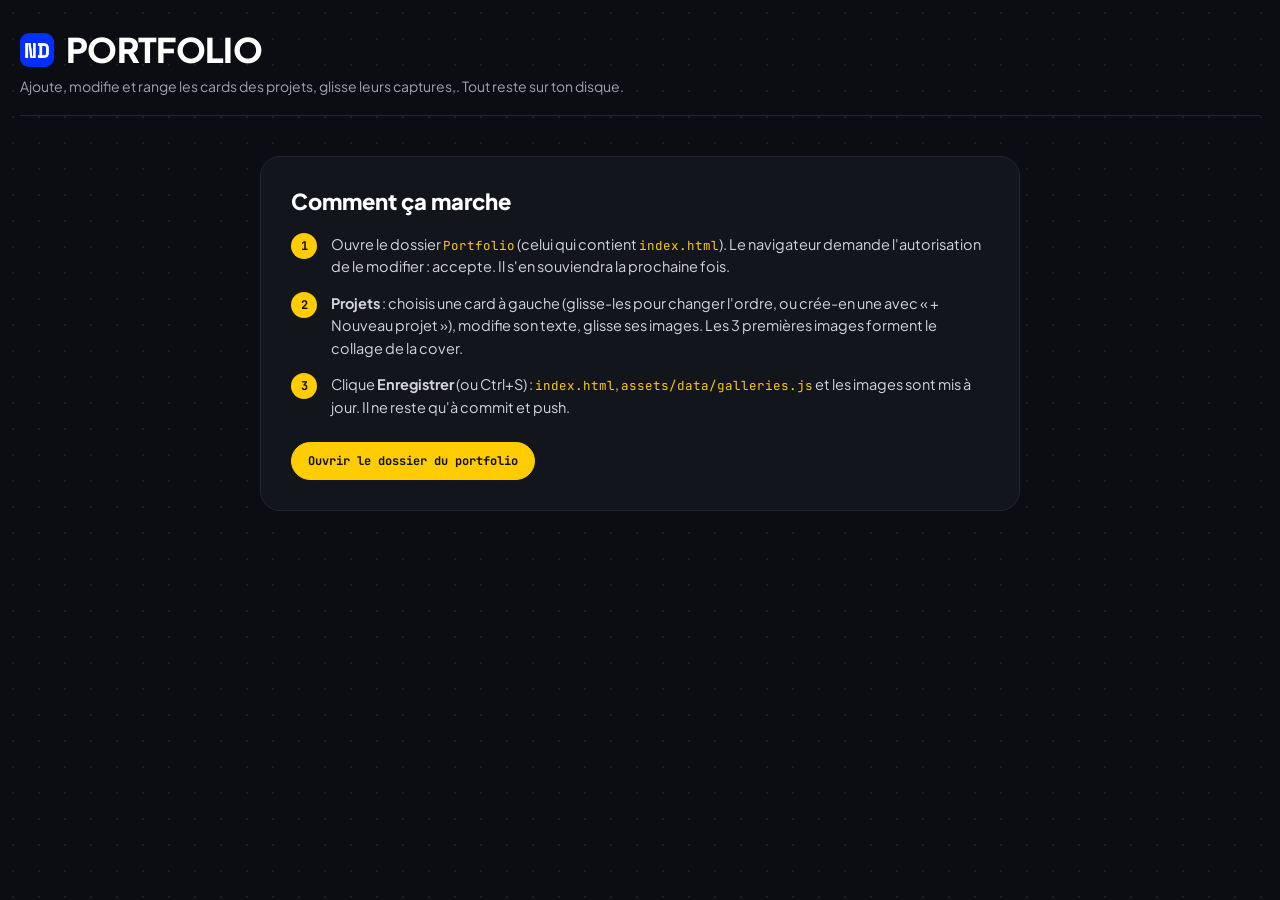
<file: tools/galleries.html>
<!DOCTYPE html>
<html lang="fr">
<head>
<meta charset="utf-8">
<meta name="viewport" content="width=device-width, initial-scale=1">
<meta name="robots" content="noindex">
<title>Portfolio · outil</title>
<link rel="icon" type="image/png" href="../assets/img/logo-nd.png">
<link rel="stylesheet" href="../v1/assets/css/style.css">
<!-- Local tool (Chrome / Edge): pick the Portfolio folder once, then add, edit, reorder or delete project cards
     (rewrites the #projects grid in index.html) and drop screenshots on a card
     (1600 px JPEG, blur zones, assets/img/projects/<card>/ + assets/data/galleries.js). -->
<style>
  [hidden] { display: none !important; }
  body { padding-bottom: 80px; }
  .t-wrap { max-width: 1320px; margin: 0 auto; padding: 28px 20px; }
  .t-head { display: flex; flex-wrap: wrap; align-items: flex-end; justify-content: space-between; gap: 16px; padding-bottom: 20px; border-bottom: 1px solid var(--line); margin-bottom: 24px; }
  .t-head h1 { font-size: clamp(24px, 3.4vw, 34px); font-weight: 800; letter-spacing: -.02em; text-transform: uppercase; display: flex; align-items: center; gap: 12px; }
  .t-head h1 img { width: 34px; height: 34px; border-radius: 9px; }
  .t-head p { color: var(--mute); font-size: 14px; max-width: 640px; margin-top: 6px; }
  .t-actions { display: flex; gap: 8px; align-items: center; flex-wrap: wrap; }
  .t-btn { font: 700 12px var(--mono); border-radius: 9999px; padding: 10px 16px; border: 1px solid var(--line-3); background: var(--card); color: #fff; cursor: pointer; display: inline-flex; align-items: center; justify-content: center; gap: 8px; text-decoration: none; white-space: nowrap; }
  .t-btn:hover { border-color: var(--yellow); color: #fff; }
  .t-btn.primary { background: var(--yellow); color: #0c0d12; border-color: var(--yellow); }
  .t-btn.primary:disabled { opacity: .35; cursor: default; }
  .t-btn.sm { padding: 6px 11px; font-size: 11px; }
  .t-btn.danger:hover { border-color: #f43f5e; color: #fb7185; }
  .t-btn:disabled { opacity: .35; cursor: default; }
  .t-chip { font: 600 11px var(--mono); color: var(--mute); border: 1px dashed var(--line-3); border-radius: 9999px; padding: 8px 12px; }
  .t-start { max-width: 760px; margin: 40px auto; background: var(--card); border: 1px solid var(--line); border-radius: 20px; padding: 30px; }
  .t-start h2 { font-size: 22px; font-weight: 800; margin-bottom: 18px; }
  .t-start ol { list-style: none; display: flex; flex-direction: column; gap: 14px; margin-bottom: 24px; counter-reset: s; }
  .t-start li { display: flex; gap: 14px; color: var(--tx-3); font-size: 14.5px; line-height: 1.55; counter-increment: s; }
  .t-start li::before { content: counter(s); flex-shrink: 0; width: 26px; height: 26px; border-radius: 9999px; background: var(--yellow); color: #0c0d12; font: 800 12px var(--mono); display: flex; align-items: center; justify-content: center; }
  .t-start code { font-family: var(--mono); font-size: 12.5px; color: var(--yellow); }
  .t-warn { color: #fb7185; font-size: 14px; margin-top: 14px; }
  .t-grid { display: grid; grid-template-columns: 280px minmax(0, 1fr); gap: 20px; align-items: start; }
  @media (max-width: 900px) { .t-grid { grid-template-columns: 1fr; } .t-list { position: static; max-height: 300px; } }
  .t-list { background: var(--card); border: 1px solid var(--line); border-radius: 16px; padding: 8px; position: sticky; top: 16px; max-height: calc(100vh - 32px); overflow: auto; }
  .t-list .t-btn { width: 100%; margin-bottom: 6px; }
  .t-list small { display: block; font: 500 10.5px var(--mono); color: var(--mute-3); padding: 6px 10px 2px; }
  .t-proj { width: 100%; display: flex; align-items: center; gap: 9px; padding: 8px 10px; border-radius: 10px; border: 0; background: transparent; color: var(--tx-2); text-align: left; cursor: pointer; font-size: 13.5px; position: relative; }
  .t-proj:hover { background: var(--card-2); }
  .t-proj.on { background: var(--card-2); box-shadow: inset 0 0 0 1px var(--line-3); }
  .t-proj .no { flex: none; font: 700 10px var(--mono); color: var(--mute-3); width: 16px; }
  .t-proj i { width: 9px; height: 9px; border-radius: 9999px; background: var(--c); flex-shrink: 0; }
  .t-proj span { flex: 1; min-width: 0; overflow: hidden; text-overflow: ellipsis; white-space: nowrap; }
  .t-proj b { font: 700 10.5px var(--mono); color: var(--mute-3); min-width: 20px; text-align: center; }
  .t-proj b.has { color: #0c0d12; background: var(--c); border-radius: 9999px; padding: 1px 7px; }
  .t-proj em { width: 7px; height: 7px; border-radius: 9999px; background: var(--yellow); display: none; flex-shrink: 0; }
  .t-proj.dirty em { display: block; }
  .t-proj.dragging { opacity: .35; }
  .t-proj.drop-before::before, .t-proj.drop-after::after { content: ""; position: absolute; left: 8px; right: 8px; height: 2px; border-radius: 2px; background: var(--yellow); }
  .t-proj.drop-before::before { top: -1px; } .t-proj.drop-after::after { bottom: -1px; }
  .t-panel { display: flex; flex-direction: column; gap: 18px; min-width: 0; }
  .t-box { background: var(--card); border: 1px solid var(--line); border-radius: 16px; padding: 18px; }
  .t-box h2 { font: 700 12px var(--mono); text-transform: uppercase; letter-spacing: .05em; color: var(--mute); margin-bottom: 14px; display: flex; justify-content: space-between; align-items: center; gap: 10px; flex-wrap: wrap; }
  .t-box h2 small { font-weight: 500; text-transform: none; letter-spacing: 0; color: var(--mute-2); }
  .t-box h2 .t-actions { text-transform: none; letter-spacing: 0; }
  .t-top { display: grid; grid-template-columns: minmax(0, 560px) minmax(220px, 1fr); gap: 18px; align-items: start; }
  @media (max-width: 1150px) { .t-top { grid-template-columns: 1fr; } }
  .t-pv .proj { max-width: 560px; }
  .t-pv .pip-run > span { background: rgba(255, 255, 255, .9); padding: 6px 12px; }
  .t-side { display: flex; flex-direction: column; gap: 16px; }
  .t-side h3 { font-size: 20px; font-weight: 800; }
  .t-side p { color: var(--mute); font-size: 13px; line-height: 1.55; }
  .t-cols { display: flex; align-items: center; gap: 10px; flex-wrap: wrap; }
  .t-cols input[type=color], .t-form input[type=color] { width: 44px; height: 36px; border: 1px solid var(--line-3); border-radius: 8px; background: none; padding: 2px; cursor: pointer; flex-shrink: 0; }
  .t-cols input[type=color]:disabled { opacity: .55; cursor: default; }
  .t-cols label { display: flex; align-items: center; gap: 7px; font-size: 13px; color: var(--tx-3); cursor: pointer; }
  /* forms (card text, image captions) */
  .t-form { display: grid; grid-template-columns: repeat(6, minmax(0, 1fr)); gap: 12px 14px; }
  .t-form .w2 { grid-column: span 2; } .t-form .w3 { grid-column: span 3; } .t-form .w4 { grid-column: span 4; } .t-form .w6 { grid-column: 1 / -1; }
  @media (max-width: 760px) { .t-form .w2, .t-form .w3, .t-form .w4 { grid-column: 1 / -1; } }
  .t-f { font: 700 10px var(--mono); color: var(--mute-2); text-transform: uppercase; letter-spacing: .04em; display: flex; flex-direction: column; gap: 5px; min-width: 0; }
  .t-f em { font-style: normal; font-weight: 500; text-transform: none; letter-spacing: 0; color: var(--mute-3); }
  .t-f .row { display: flex; gap: 8px; align-items: center; }
  .t-in, .t-img textarea, .t-img input, .t-img select { background: #0a0b10; border: 1px solid var(--line-2); border-radius: 8px; color: var(--tx-2); padding: 8px 10px; font: 13px/1.45 var(--sans); resize: vertical; text-transform: none; letter-spacing: 0; width: 100%; min-width: 0; }
  .t-in:focus, .t-img textarea:focus, .t-img input:focus, .t-img select:focus { outline: none; border-color: var(--line-3); }
  textarea.t-in.mono { font: 12px/1.5 var(--mono); }
  .t-cats { display: flex; flex-wrap: wrap; gap: 6px; }
  .t-cats label { display: inline-flex; align-items: center; gap: 6px; font: 600 12px var(--mono); text-transform: none; letter-spacing: 0; color: var(--tx-3); border: 1px solid var(--line-2); border-radius: 9999px; padding: 6px 12px; cursor: pointer; }
  .t-cats label:has(input:checked) { background: #fff; color: #000; border-color: #fff; }
  .t-cats input { display: none; }
  .t-note { font-size: 12.5px; color: var(--mute-2); line-height: 1.5; }
  .t-note b { color: var(--tx-3); }
  /* images */
  .t-imgs { display: flex; flex-direction: column; gap: 10px; }
  .t-img { display: grid; grid-template-columns: 26px 190px minmax(0, 1fr) auto; gap: 14px; align-items: start; padding: 12px; border: 1px solid var(--line); border-radius: 12px; background: var(--bg); }
  .t-img .n { font: 800 13px var(--mono); color: var(--mute); padding-top: 4px; text-align: center; }
  .t-img .th { position: relative; width: 190px; aspect-ratio: 16 / 10; border-radius: 8px; overflow: hidden; background: #0a0b10; box-shadow: 0 0 0 1px var(--line-2); cursor: zoom-in; }
  .t-img .th img { width: 100%; height: 100%; object-fit: contain; }
  .t-img .th.fill img { object-fit: cover; object-position: top left; }
  .t-img .th small { position: absolute; left: 6px; bottom: 6px; font: 700 9.5px var(--mono); background: var(--yellow); color: #0c0d12; border-radius: 9999px; padding: 2px 7px; }
  .t-img .meta { font: 500 10.5px var(--mono); color: var(--mute-2); margin-top: 6px; word-break: break-all; }
  .t-img .f { display: flex; flex-direction: column; gap: 8px; min-width: 0; }
  .t-img label { font: 700 10px var(--mono); color: var(--mute-2); text-transform: uppercase; letter-spacing: .04em; display: flex; flex-direction: column; gap: 4px; }
  .t-img .b { display: flex; flex-direction: column; gap: 6px; }
  .t-img .b div { display: flex; gap: 6px; }
  @media (max-width: 700px) { .t-img { grid-template-columns: 22px minmax(0, 1fr); } .t-img .f, .t-img .b { grid-column: 1 / -1; } .t-img .b { flex-direction: row; flex-wrap: wrap; } }
  .t-drop { margin-top: 12px; border: 1.5px dashed var(--line-3); border-radius: 14px; padding: 26px 18px; text-align: center; color: var(--mute); cursor: pointer; font-size: 14px; transition: border-color .2s, background .2s, color .2s; }
  .t-drop b { color: #fff; }
  .t-drop small { display: block; margin-top: 6px; font-size: 12px; color: var(--mute-2); }
  .t-drop.over, .t-drop:hover { border-color: var(--yellow); color: #fff; background: rgba(255, 204, 0, .04); }
  .t-empty { color: var(--mute-2); font-size: 13.5px; padding: 6px 2px; }
  /* modal, toast */
  .t-modal { position: fixed; inset: 0; z-index: 400; background: rgba(8, 9, 12, .94); display: flex; flex-direction: column; gap: 12px; padding: 16px; }
  .t-modal-top { display: flex; justify-content: space-between; align-items: center; gap: 12px; flex-wrap: wrap; }
  .t-modal-top p { color: var(--mute); font-size: 13.5px; }
  .t-modal-top p b { color: #fff; }
  .t-cw { flex: 1; min-height: 0; display: flex; align-items: center; justify-content: center; }
  .t-cw canvas { border-radius: 8px; cursor: crosshair; touch-action: none; box-shadow: 0 0 0 1px var(--line-3); }
  .t-toast { position: fixed; left: 50%; bottom: 22px; transform: translate(-50%, 20px); opacity: 0; z-index: 500; background: #fff; color: #0c0d12; font: 600 13px var(--sans); padding: 12px 18px; border-radius: 12px; box-shadow: 0 16px 40px rgba(0, 0, 0, .5); transition: opacity .25s, transform .25s; max-width: min(640px, calc(100vw - 32px)); pointer-events: none; }
  .t-toast.on { opacity: 1; transform: translate(-50%, 0); }
  .t-toast.err { background: #fb7185; }
</style>
</head>
<body>
<div class="t-wrap">
  <header class="t-head">
    <div>
      <h1><img src="../assets/img/logo-nd.png" alt="">Portfolio</h1>
      <p>Ajoute, modifie et range les cards des projets, glisse leurs captures,. Tout reste sur ton disque.</p>
    </div>
    <div class="t-actions" id="actions" hidden>
      <span class="t-chip" id="folder"></span>
      <button type="button" class="t-btn" id="reload">Recharger</button>
      <button type="button" class="t-btn primary" id="save" disabled>Enregistrer</button>
    </div>
  </header>

  <section class="t-start" id="start">
    <h2>Comment ça marche</h2>
    <ol>
      <li><span>Ouvre le dossier <code>Portfolio</code> (celui qui contient <code>index.html</code>). Le navigateur demande l'autorisation de le modifier : accepte. Il s'en souviendra la prochaine fois.</span></li>
      <li><span><b>Projets</b> : choisis une card à gauche (glisse-les pour changer l'ordre, ou crée-en une avec « + Nouveau projet »), modifie son texte, glisse ses images. Les 3 premières images forment le collage de la cover.</span></li>
      <li><span>Clique <b>Enregistrer</b> (ou Ctrl+S) : <code>index.html</code>, <code>assets/data/galleries.js</code> et les images sont mis à jour. Il ne reste qu'à commit et push.</span></li>
    </ol>
    <div class="t-actions">
      <button type="button" class="t-btn primary" id="pick">Ouvrir le dossier du portfolio</button>
      <button type="button" class="t-btn" id="resume" hidden></button>
    </div>
    <p class="t-warn" id="unsupported" hidden>Ce navigateur ne peut pas écrire dans un dossier. Ouvre cette page dans Chrome ou Edge.</p>
  </section>

  <div class="t-grid" id="app" hidden>
    <nav class="t-list" aria-label="Projets">
      <button type="button" class="t-btn primary" id="newCard">+ Nouveau projet</button>
      <div id="list"></div>
      <small>Glisse un projet pour changer sa place sur le site.</small>
    </nav>
    <div class="t-panel">
      <div class="t-box">
        <div class="t-top">
          <div class="t-pv" id="pv"></div>
          <div class="t-side">
            <div>
              <h3 id="edTitle"></h3>
              <p id="edPath"></p>
            </div>
            <div>
              <p style="margin-bottom:8px">Couleurs du fond des images</p>
              <div class="t-cols">
                <input type="color" id="col1" aria-label="Couleur 1">
                <input type="color" id="col2" aria-label="Couleur 2">
                <label><input type="checkbox" id="colAuto"> auto (couleur de la card)</label>
              </div>
            </div>
            <p>L'aperçu utilise le vrai code du site. Clique sur une image pour la voir en grand.</p>
            <a class="t-btn sm" id="siteLink" href="../index.html" target="_blank" rel="noopener" style="align-self:flex-start">Voir sur le site ↗</a>
          </div>
        </div>
      </div>
      <div class="t-box">
        <h2><span>Texte de la card</span><span class="t-actions"><small id="posLabel"></small><button type="button" class="t-btn sm" data-move="-1" aria-label="Monter">↑</button><button type="button" class="t-btn sm" data-move="1" aria-label="Descendre">↓</button><button type="button" class="t-btn sm danger" id="delCard">Supprimer la card</button></span></h2>
        <div class="t-form" id="cardForm">
          <label class="t-f w3">Titre<input class="t-in" data-c="title"></label>
          <label class="t-f w2">Étiquette <em>(en haut à droite)</em><input class="t-in" data-c="tag" placeholder="MACHINE LEARNING"></label>
          <label class="t-f">Couleur<span class="row"><input type="color" data-c="color"></span></label>
          <label class="t-f w2">Nom de fichier <em>(barre de la fenêtre)</em><input class="t-in" data-c="file" placeholder="model.ipynb"></label>
          <label class="t-f w2" id="keyField">Identifiant <em>(ne change plus après)</em><input class="t-in" data-c="key"></label>
          <div class="t-f w6">Catégories <em>(les filtres au-dessus des projets)</em><div class="t-cats" id="cats"></div></div>
          <label class="t-f w6">Description <em>(HTML simple accepté : &lt;strong&gt;… ; une ligne vide = nouveau paragraphe)</em><textarea class="t-in" rows="4" data-c="desc"></textarea></label>
          <label class="t-f w3">Points clés <em>(un par ligne, optionnel)</em><textarea class="t-in" rows="4" data-c="facts"></textarea></label>
          <label class="t-f w3">Stack <em>(séparée par des virgules)</em><textarea class="t-in" rows="4" data-c="stack" placeholder="Python, pandas, scikit-learn"></textarea></label>
          <label class="t-f w2">Pied de card<input class="t-in" data-c="foot" placeholder="Group project · 2025"></label>
          <label class="t-f w2">Lien <em>(optionnel)</em><input class="t-in" data-c="link" placeholder="https://github.com/…"></label>
          <label class="t-f">Texte du lien<input class="t-in" data-c="linkLabel" placeholder="View on GitHub"></label>
          <label class="t-f">Icône<select class="t-in" data-c="linkIcon"><option value="github">GitHub</option><option value="site">Site</option><option value="youtube">YouTube</option></select></label>
          <p class="t-note w6" id="demoNote" hidden>Cette card a une <b>démo en direct</b> (codée dans <code>demos.js</code> / <code>widgets.js</code>) : son texte se modifie ici, la démo reste telle quelle.</p>
        </div>
      </div>
      <div class="t-box">
        <h2><span>Images</span><small id="imgCount"></small></h2>
        <div class="t-imgs" id="imgs"></div>
        <div class="t-drop" id="drop" tabindex="0" role="button"><b>Glisse tes images ici</b> ou clique pour les choisir<small>PNG, JPG, WebP · colle une capture avec Ctrl+V · redimensionnées à 1600 px de large</small></div>
        <input type="file" id="fileIn" accept="image/*" multiple hidden>
      </div>
    </div>
  </div>

</div>

<div class="t-modal" id="blur" hidden role="dialog" aria-modal="true" aria-label="Flouter des zones">
  <div class="t-modal-top">
    <p><b>Flouter des zones</b> · dessine des rectangles sur ce qui doit rester privé (noms, URL, e-mails…). <span id="blurCount"></span></p>
    <div class="t-actions">
      <button type="button" class="t-btn sm" id="blurUndo">Retirer la dernière</button>
      <button type="button" class="t-btn sm" id="blurClear">Tout retirer</button>
      <button type="button" class="t-btn sm" id="blurCancel">Annuler</button>
      <button type="button" class="t-btn sm primary" id="blurOk">Valider</button>
    </div>
  </div>
  <div class="t-cw" id="blurWrap"><canvas id="blurCv"></canvas></div>
</div>
<div class="t-toast" id="toast" role="status"></div>

<script src="../v1/assets/js/gallery.js"></script>
<script>
(() => {
  'use strict';
  const $ = (s, r) => (r || document).querySelector(s);
  const $$ = (s, r) => Array.from((r || document).querySelectorAll(s));
  const esc = (s) => String(s == null ? '' : s).replace(/[&<>"]/g, (c) => ({ '&': '&amp;', '<': '&lt;', '>': '&gt;', '"': '&quot;' }[c]));
  const MAXW = 1600, QUALITY = 0.86, DATA = ['assets', 'data', 'galleries.js'], IMG = ['assets', 'img', 'projects'];
  const HEAD = '// Screenshot galleries of the project cards, written by tools/galleries.html (safe to edit by hand: keep it valid JSON).\n' +
    '// Key = card id without "p-". colors = the two background colours (optional, else taken from the card colour).\n' +
    '// An image is shown whole in its own proportions; "fit": "cover" crops it to fill the frame instead.\n';
  // cards: { key, f: fields, block: original markup (null if new), changed, isNew }
  // images: { id, src?, w, h, alt, caption, fit, blur: [[x, y, w, h] as fractions], file? (new), name?, url? (preview) }
  const S = { root: null, html: '', cards: [], chips: [], newChips: [], data: {}, orphans: {}, sel: null, dirty: new Set(), removed: {}, cardsDirty: false,
    gal: null, pv: 0 };
  let uid = 0;

  /* ───────── files ───────── */
  async function dirAt(parts, create) { let d = S.root; for (const p of parts) d = await d.getDirectoryHandle(p, { create: !!create }); return d; }
  async function fileAt(path) { const parts = path.split('/'), name = parts.pop(); return (await (await dirAt(parts)).getFileHandle(name)).getFile(); }
  async function readText(parts) { try { return await (await fileAt(parts.join('/'))).text(); } catch (e) { return null; } }
  async function writeFile(parts, data) {
    const d = await dirAt(parts.slice(0, -1), true), fh = await d.getFileHandle(parts[parts.length - 1], { create: true });
    const w = await fh.createWritable(); await w.write(data); await w.close();
  }
  function idb(mode, fn) {
    return new Promise((res, rej) => {
      const r = indexedDB.open('nd-galleries', 1);
      r.onupgradeneeded = () => r.result.createObjectStore('kv');
      r.onsuccess = () => { const tx = r.result.transaction('kv', mode), q = fn(tx.objectStore('kv')); tx.oncomplete = () => res(q && q.result); tx.onerror = () => rej(tx.error); };
      r.onerror = () => rej(r.error);
    });
  }
  const remember = (h) => idb('readwrite', (st) => st.put(h, 'root')).catch(() => {});
  const recall = () => idb('readonly', (st) => st.get('root')).catch(() => null);
  const jsonIn = (txt, name) => txt.slice(txt.indexOf('{', txt.indexOf(name)), txt.lastIndexOf('}') + 1);

  /* ───────── cards: the #projects grid of index.html ───────── */
  const ICON = { github: 'github', site: 'arrow-up-right', youtube: 'play' };
  const pad = (n) => String(n).padStart(2, '0');
  function region(html) {
    const open = '<div class="projects" id="projects">', i = html.indexOf(open);
    if (i < 0) throw new Error('grille des projets introuvable dans index.html');
    const start = i + open.length, more = html.indexOf('<div class="proj-more-wrap"', start), end = html.lastIndexOf('</div>', more);
    if (more < 0 || end < start) throw new Error('fin de la grille des projets introuvable dans index.html');
    return { start, end, blocks: html.slice(start, end).match(/[ \t]*(?:<!--[^\n]*?-->[ \t]*\n[ \t]*)?<article\b[\s\S]*?<\/article>/g) || [] };
  }
  function fieldsOf(block) {
    const t = document.createElement('template'); t.innerHTML = block.slice(block.indexOf('<article')); const a = t.content.querySelector('article');
    const tx = (s) => ((a.querySelector(s) || {}).textContent || '').trim(), lk = a.querySelector('.proj-link'), use = lk && lk.querySelector('use');
    const ic = use ? (use.getAttribute('href') || '').replace('#i-', '') : '';
    return {
      key: a.id.replace(/^p-/, ''), title: tx('h3'), tag: tx('.tag'), file: tx('.file'), demo: a.getAttribute('data-demo') || '',
      color: ((/--c:\s*([^;"]+)/.exec(a.getAttribute('style') || '') || [])[1] || '#FFCC00').trim(),
      cats: (a.getAttribute('data-cat') || '').split(/\s+/).filter(Boolean),
      desc: $$('.proj-body > p', a).map((p) => p.innerHTML.trim()).join('\n\n'),
      facts: $$('.facts li', a).map((li) => li.innerHTML.trim()).join('\n'),
      stack: $$('.stack span:not(.stack-lbl)', a).map((s) => s.textContent.trim()).join(', '),
      foot: tx('.proj-foot > span'), link: lk ? lk.getAttribute('href') : '', linkLabel: lk ? lk.textContent.trim() : '',
      linkIcon: ic === 'play' ? 'youtube' : ic === 'github' || !lk ? 'github' : 'site'
    };
  }
  function bodyHtml(f) {
    const I = '            ', list = (s, sep) => String(s || '').split(sep).map((x) => x.trim()).filter(Boolean);
    const paras = list(f.desc, /\n\s*\n/), facts = list(f.facts, '\n'), stack = list(f.stack, ',');
    const link = f.link && f.link.trim() ? '<a class="proj-link" href="' + esc(f.link.trim()) + '" target="_blank" rel="noopener"><svg class="ic"><use href="#i-' + ICON[f.linkIcon || 'site'] + '"/></svg>' + esc((f.linkLabel || '').trim() || 'Open') + '<svg class="ic"><use href="#i-arrow-up-right"/></svg></a>' : '';
    return [I + '<div class="proj-title"><h3>' + esc(f.title) + '</h3>' + (f.tag.trim() ? '<span class="tag">' + esc(f.tag.trim()) + '</span>' : '') + '</div>']
      .concat(paras.map((p) => I + '<p>' + p + '</p>'))
      .concat(facts.length ? [I + '<ul class="facts">'].concat(facts.map((li) => I + '  <li>' + li + '</li>'), [I + '</ul>']) : [])
      .concat(stack.length ? [I + '<div class="stack"><span class="stack-lbl">$ stack</span>' + stack.map((x) => '<span>' + esc(x) + '</span>').join('') + '</div>'] : [])
      .concat(f.foot.trim() || link ? [I + '<div class="proj-foot"><span>' + esc(f.foot.trim()) + '</span>' + link + '</div>'] : []).join('\n');
  }
  const catLabel = (id) => { const c = S.chips.concat(S.newChips).find((x) => x.id === id); return c ? c.label : id; };
  function blockOf(c, n) {
    const f = c.f, cats = f.cats.join(' ');
    const old = c.block && /^[ \t]*<!--\s*\d+\s*·\s*([^\n]*?)\s*-->/.exec(c.block);
    const head = '        <!-- ' + pad(n) + ' · ' + (old && !c.changed ? old[1] : f.cats.length ? catLabel(f.cats[0]) : 'Project') + ' -->\n';
    if (c.block && !c.changed) return head + c.block.replace(/^[ \t]*<!--[^\n]*?-->[ \t]*\n/, '').replace(/^[ \t]*/, '        ');
    let bar, stage;
    if (c.block) {
      const b = c.block, bi = b.indexOf('<div class="proj-bar">');
      bar = b.slice(bi, b.indexOf('\n', bi)).replace(/<span class="file">[\s\S]*?<\/span>/, '<span class="file">' + esc(f.file) + '</span>');
      stage = b.slice(b.indexOf('<div class="proj-stage">'), b.indexOf('<div class="proj-body">')).replace(/\s+$/, '');
    } else {
      bar = '<div class="proj-bar"><i class="r"></i><i class="y"></i><i class="g"></i><span class="file">' + esc(f.file) + '</span></div>';
      stage = '<div class="proj-stage"><div class="cover"><span>' + esc(f.title) + ' · screenshot</span></div></div>';
    }
    return head + '        <article class="proj" id="p-' + c.key + '"' + (f.demo ? ' data-demo="' + esc(f.demo) + '"' : '') + ' data-cat="' + esc(cats) + '" style="--c:' + esc(f.color) + '" data-card data-accent="' + esc(f.color) + '">\n' +
      '          ' + bar + '\n          ' + stage + '\n          <div class="proj-body">\n' + bodyHtml(f) + '\n          </div>\n        </article>';
  }
  function cardsHtml(cur) {
    const R = region(cur);
    let out = cur.slice(0, R.start) + '\n\n' + S.cards.map((c, i) => blockOf(c, i + 1)).join('\n\n') + '\n      ' + cur.slice(R.end);
    if (S.newChips.length) {
      const a = out.indexOf('<div class="view-toggle"'), k = out.lastIndexOf('\n', a) + 1;
      if (a < 0) throw new Error('filtres introuvables dans index.html');
      out = out.slice(0, k) + S.newChips.map((ch) => '        <button type="button" class="pf" data-filter="' + ch.id + '" aria-pressed="false">' + esc(ch.label) + ' <b>0</b></button>\n').join('') + out.slice(k);
    }
    return out;
  }

  /* ───────── images ───────── */
  function pixelate(c, x, y, w, h, B) {
    x = Math.max(0, Math.floor(x)); y = Math.max(0, Math.floor(y)); w = Math.min(c.canvas.width - x, Math.ceil(w)); h = Math.min(c.canvas.height - y, Math.ceil(h));
    if (w < 2 || h < 2) return;
    B = Math.max(B, Math.min(w, h) / 4); // big text needs big blocks to stay unreadable
    const sw = Math.max(1, Math.round(w / B)), sh = Math.max(1, Math.round(h / B)), t = document.createElement('canvas');
    t.width = sw; t.height = sh; t.getContext('2d').drawImage(c.canvas, x, y, w, h, 0, 0, sw, sh);
    c.save(); c.imageSmoothingEnabled = false; c.drawImage(t, 0, 0, sw, sh, x, y, w, h); c.restore();
  }
  // resized to MAXW, blurred zones pixelated, JPEG
  async function encode(im) {
    const bmp = await createImageBitmap(im.file || await fileAt(im.src));
    const k = Math.min(1, MAXW / bmp.width), w = Math.round(bmp.width * k), h = Math.round(bmp.height * k);
    const cv = document.createElement('canvas'); cv.width = w; cv.height = h; const c = cv.getContext('2d');
    c.fillStyle = '#10121a'; c.fillRect(0, 0, w, h); c.imageSmoothingQuality = 'high'; c.drawImage(bmp, 0, 0, w, h); if (bmp.close) bmp.close();
    im.blur.forEach((r) => pixelate(c, r[0] * w, r[1] * h, r[2] * w, r[3] * h, Math.max(8, Math.round(w / 115))));
    const blob = await new Promise((res) => cv.toBlob(res, 'image/jpeg', QUALITY));
    return { blob, w, h };
  }
  async function urlOf(im) {
    if (im.url) return im.url;
    try { im.url = URL.createObjectURL(im.file || await fileAt(im.src)); } catch (e) { im.url = ''; }
    return im.url;
  }
  const slug = (s, def) => (String(s).replace(/\.[^.]+$/, '').normalize('NFD').replace(/[\u0300-\u036f]/g, '').toLowerCase().replace(/[^a-z0-9]+/g, '-').replace(/^-+|-+$/g, '').slice(0, 40)) || def || 'screenshot';
  function freeName(base, taken) { let n = base + '.jpg', k = 2; while (taken.has(n)) n = base + '-' + k++ + '.jpg'; return n; }

  /* ───────── load / save ───────── */
  async function load(h) {
    S.root = h;
    const html = await readText(['index.html']);
    let R;
    try { if (!html) throw new Error('index.html introuvable'); R = region(html); } catch (e) { S.root = null; toast('Ce dossier ne ressemble pas au portfolio (' + e.message + '). Choisis le dossier Portfolio.', true); return false; }
    S.html = html;
    S.cards = R.blocks.map((b) => { const f = fieldsOf(b); return { key: f.key, f, block: b, changed: false, isNew: false }; });
    S.chips = []; const t = document.createElement('template');
    html.replace(/<button[^>]*class="pf[^"]*"[^>]*data-filter="([\w-]+)"[^>]*>([\s\S]*?)<b>/g, (m, id, label) => { t.innerHTML = label; if (id !== 'all') S.chips.push({ id, label: t.content.textContent.trim() }); return m; });
    const txt = await readText(DATA); let data = {};
    if (txt && txt.indexOf('{') >= 0) {
      try { data = JSON.parse(jsonIn(txt, 'GALLERIES')); }
      catch (e) { S.root = null; toast('assets/data/galleries.js n\'est pas du JSON valide : corrige-le avant d\'utiliser l\'outil.', true); return false; }
    }
    S.data = {}; S.orphans = {};
    S.cards.forEach((c) => {
      const d = data[c.key] || {};
      S.data[c.key] = { colors: Array.isArray(d.colors) && d.colors.length ? d.colors.slice(0, 2) : null, images: (d.images || []).map((im) => Object.assign({ alt: '', caption: '' }, im, { id: ++uid, blur: [] })) };
    });
    Object.keys(data).forEach((k) => { if (!S.data[k]) S.orphans[k] = data[k]; });
    S.dirty.clear(); S.removed = {}; S.cardsDirty = false; S.newChips = []; remember(h);
    $('#start').hidden = true; $('#app').hidden = false; $('#actions').hidden = false; $('#folder').textContent = '📁 ' + h.name;
    const keep = S.sel && S.data[S.sel] ? S.sel : (S.cards.find((c) => S.data[c.key].images.length) || S.cards[0]).key;
    S.sel = null; select(keep); status();
    return true;
  }
  function manifest() {
    const out = {};
    S.cards.forEach((c) => {
      const d = S.data[c.key]; if (!d || !d.images.length) return;
      const e = {}; if (d.colors) e.colors = d.colors;
      e.images = d.images.map((im) => { const o = { src: im.src, w: im.w, h: im.h }; if (im.alt.trim()) o.alt = im.alt.trim(); if (im.caption.trim()) o.caption = im.caption.trim(); if (im.fit === 'cover') o.fit = 'cover'; return o; });
      out[c.key] = e;
    });
    Object.keys(S.orphans).forEach((k) => { out[k] = S.orphans[k]; });
    return HEAD + 'window.GALLERIES = ' + JSON.stringify(out, null, 2) + ';\n';
  }
  const anyDirty = () => S.dirty.size > 0 || S.cardsDirty;
  async function save() {
    if (!S.root || !anyDirty()) return;
    const btn = $('#save'); btn.disabled = true; btn.textContent = 'Enregistrement…';
    let files = 0;
    try {
      if (S.cardsDirty) { // refuse to overwrite index.html if it changed on disk since it was loaded
        const cur = await readText(['index.html']);
        if (cur !== S.html) throw new Error('index.html a été modifié ailleurs depuis le chargement. Clique « Recharger » puis refais tes changements de cards.');
      }
      for (const key of Array.from(S.dirty)) {
        const d = S.data[key]; if (!d) continue;
        const base = IMG.join('/') + '/' + key + '/', todo = d.images.filter((im) => im.file || im.blur.length), gone = S.removed[key] || [];
        if (!todo.length && !gone.length) continue;
        const dir = await dirAt(IMG.concat(key), true), taken = new Set();
        for await (const n of dir.keys()) taken.add(n);
        for (const im of todo) {
          const out = await encode(im), own = !im.file && im.src && im.src.startsWith(base) && im.src.indexOf('/', base.length) < 0;
          const name = own ? im.src.slice(base.length) : freeName(slug(im.name || (im.src || '').split('/').pop()), taken);
          taken.add(name); await writeFile(IMG.concat(key, name), out.blob); files++;
          if (im.url) URL.revokeObjectURL(im.url);
          Object.assign(im, { src: base + name, w: out.w, h: out.h, blur: [], url: URL.createObjectURL(out.blob) }); delete im.file; delete im.name;
        }
        for (const src of gone) {
          if (src.startsWith(base) && !d.images.some((im) => im.src === src)) { try { await dir.removeEntry(src.slice(base.length)); files++; } catch (e) { /* already gone */ } }
        }
      }
      if (S.dirty.size || S.cardsDirty) { await writeFile(DATA, manifest()); files++; }
      if (S.cardsDirty) { const out = cardsHtml(S.html); await writeFile(['index.html'], out); files++; }
      toast('Enregistré ✓ (' + files + ' fichier' + (files > 1 ? 's' : '') + '). Il ne reste qu\'à commit et push.');
      await load(S.root); // start again from what is now on disk
    } catch (e) { console.error(e); toast('Erreur pendant l\'enregistrement : ' + e.message, true); status(); }
  }

  /* ───────── UI ───────── */
  const card = (k) => S.cards.find((c) => c.key === k);
  let toastT = 0;
  function toast(msg, err) { const t = $('#toast'); t.textContent = msg; t.classList.toggle('err', !!err); t.classList.add('on'); clearTimeout(toastT); toastT = setTimeout(() => t.classList.remove('on'), err ? 7000 : 4200); }
  function status() {
    const n = S.dirty.size + (S.cardsDirty ? 1 : 0), b = $('#save');
    b.disabled = !n; b.textContent = n ? 'Enregistrer (' + n + ' modif' + (n > 1 ? 's' : '') + ')' : 'Enregistré';
  }
  function touch(key) { S.dirty.add(key || S.sel); status(); renderList(); }
  function cardsTouched(c) { if (c) c.changed = true; S.cardsDirty = true; status(); renderList(); }
  function renderList() {
    $('#list').innerHTML = S.cards.map((c, i) => {
      const n = S.data[c.key] ? S.data[c.key].images.length : 0, dirty = S.dirty.has(c.key) || c.changed;
      return '<button type="button" draggable="true" class="t-proj' + (c.key === S.sel ? ' on' : '') + (dirty ? ' dirty' : '') + '" data-key="' + c.key + '" style="--c:' + esc(c.f.color) + '" title="' + esc(c.f.title) + (c.f.demo ? ' · démo en direct' : '') + '">' +
        '<span class="no">' + pad(i + 1) + '</span><i></i><span>' + esc(c.f.title || '(sans titre)') + '</span><em title="modifié"></em><b class="' + (n ? 'has' : '') + '">' + n + '</b></button>';
    }).join('');
  }
  function select(key) { if (S.sel === key) return; S.sel = key; renderList(); renderForm(); renderEditor(); }
  const hex = (c) => { c = String(c).trim(); if (/^#[0-9a-f]{3}$/i.test(c)) c = '#' + c.slice(1).split('').map((x) => x + x).join(''); return /^#[0-9a-f]{6}$/i.test(c) ? c.toLowerCase() : '#888888'; };
  function renderForm() {
    const c = card(S.sel), f = c.f, i = S.cards.indexOf(c);
    $$('[data-c]', $('#cardForm')).forEach((el) => { const k = el.getAttribute('data-c'); el.value = k === 'key' ? c.key : k === 'color' ? hex(f.color) : f[k] || ''; });
    $('#keyField').hidden = !c.isNew;
    $('#cats').innerHTML = S.chips.concat(S.newChips).map((ch) => '<label><input type="checkbox" value="' + ch.id + '"' + (f.cats.includes(ch.id) ? ' checked' : '') + '>' + esc(ch.label) + '</label>').join('') +
      '<button type="button" class="t-btn sm" id="newChip">+ catégorie</button>';
    $('#demoNote').hidden = !f.demo;
    $('#posLabel').textContent = 'position ' + (i + 1) + ' / ' + S.cards.length + (i >= 10 ? ' · derrière « Load more »' : '');
    $('[data-move="-1"]').disabled = i === 0; $('[data-move="1"]').disabled = i === S.cards.length - 1;
  }
  function renderEditor() {
    const c = card(S.sel), f = c.f, d = S.data[c.key];
    $('#edTitle').textContent = f.title || '(sans titre)';
    $('#edPath').textContent = 'Images dans assets/img/projects/' + c.key + '/' + (f.demo ? ' · la card a une démo : le collage lui laisse la place en bas à gauche.' : '');
    $('#siteLink').href = '../index.html#p-' + c.key;
    const auto = !d.colors; $('#colAuto').checked = auto;
    $('#col1').value = hex(auto ? f.color : d.colors[0]); $('#col2').value = hex(auto ? PGallery.partner(f.color) : d.colors[1] || PGallery.partner(d.colors[0]));
    $('#col1').disabled = $('#col2').disabled = auto;
    const n = d.images.length;
    $('#imgCount').textContent = n ? n + ' image' + (n > 1 ? 's' : '') + (n > 1 ? ' · les ' + Math.min(3, n) + ' premières font le collage' : '') : '';
    $('#imgs').innerHTML = n ? d.images.map((im, j) => {
      const tag = im.file ? 'nouvelle' : im.blur.length ? im.blur.length + ' zone' + (im.blur.length > 1 ? 's' : '') + ' à flouter' : '';
      return '<div class="t-img" data-id="' + im.id + '"><span class="n">' + (j + 1) + '</span>' +
        '<div><div class="th' + (im.fit === 'cover' ? ' fill' : '') + '" data-act="view"><img alt="">' + (tag ? '<small>' + tag + '</small>' : '') + '</div><div class="meta">' + esc(im.file ? im.file.name : (im.src || '').split('/').pop()) + ' · ' + im.w + '×' + im.h + '</div></div>' +
        '<div class="f"><label>Légende (affichée en grand)<textarea rows="2" data-f="caption" placeholder="Ce que montre la capture, en une phrase">' + esc(im.caption) + '</textarea></label>' +
        '<label>Texte alternatif (optionnel)<input data-f="alt" value="' + esc(im.alt) + '" placeholder="' + esc(f.title + ', screenshot ' + (j + 1)) + '"></label>' +
        '<label>Dans la cover<select data-f="fit"><option value="">Format d\'origine (image entière)</option><option value="cover"' + (im.fit === 'cover' ? ' selected' : '') + '>Remplir le cadre (recadrée)</option></select></label></div>' +
        '<div class="b"><div><button type="button" class="t-btn sm" data-act="up"' + (j ? '' : ' disabled') + ' aria-label="Monter">↑</button><button type="button" class="t-btn sm" data-act="down"' + (j < n - 1 ? '' : ' disabled') + ' aria-label="Descendre">↓</button></div>' +
        '<button type="button" class="t-btn sm" data-act="blur">Flouter…</button><button type="button" class="t-btn sm danger" data-act="del">Retirer</button></div></div>';
    }).join('') : '<p class="t-empty">Pas encore d\'image : la card garde son emplacement vide.</p>';
    d.images.forEach(async (im) => { const el = $('.t-img[data-id="' + im.id + '"] .th img'); if (el) el.src = await urlOf(im); });
    preview();
  }
  // the whole card as it will look on the site: its text, its cover (images or placeholder), its demo window
  async function preview() {
    const c = card(S.sel); if (!c) return;
    const f = c.f, d = S.data[c.key], token = ++S.pv, host = $('#pv');
    const imgs = await Promise.all(d.images.map(async (im) => ({ src: await urlOf(im), w: im.w, h: im.h, alt: im.alt, caption: im.caption, fit: im.fit })));
    if (token !== S.pv) return;
    if (S.gal) S.gal.destroy();
    host.innerHTML = '<article class="proj" style="--c:' + esc(f.color) + '"><div class="proj-bar"><i class="r"></i><i class="y"></i><i class="g"></i><span class="file">' + esc(f.file) + '</span></div>' +
      '<div class="proj-stage"><div class="cover"><span>' + esc(f.title) + ' · screenshot</span></div>' + (f.demo ? '<div class="pip"><div class="pip-run"><span>Run demo</span></div></div>' : '') + '</div>' +
      '<div class="proj-body">' + bodyHtml(f) + '</div></article>';
    S.gal = imgs.length ? PGallery.build($('.proj', host), { colors: d.colors, images: imgs }) : null;
  }
  async function addFiles(files) {
    if (!S.root || !S.sel) return;
    const d = S.data[S.sel]; let added = 0;
    for (const f of Array.from(files)) {
      if (!/^image\//.test(f.type)) continue;
      let bmp; try { bmp = await createImageBitmap(f); } catch (e) { toast(f.name + ' : image illisible', true); continue; }
      const k = Math.min(1, MAXW / bmp.width);
      d.images.push({ id: ++uid, file: f, name: f.name && f.name !== 'image.png' ? f.name : S.sel + '-' + (d.images.length + 1), w: Math.round(bmp.width * k), h: Math.round(bmp.height * k), alt: '', caption: '', blur: [] });
      if (bmp.close) bmp.close(); added++;
    }
    if (added) { touch(); renderEditor(); toast(added + ' image' + (added > 1 ? 's' : '') + ' ajoutée' + (added > 1 ? 's' : '') + '. Pense à enregistrer.'); }
  }
  function moveCard(from, to) {
    if (to < 0 || to >= S.cards.length || from === to) return;
    const [c] = S.cards.splice(from, 1); S.cards.splice(to, 0, c); cardsTouched(); renderForm();
  }
  function newCard() {
    let key = 'new-project', k = 2; while (card(key)) key = 'new-project-' + k++;
    const c = { key, isNew: true, changed: true, block: null, f: { key, title: 'New project', tag: '', file: 'project', demo: '', color: '#FFCC00', cats: [], desc: '', facts: '', stack: '', foot: '', link: '', linkLabel: '', linkIcon: 'github' } };
    S.cards.push(c); S.data[key] = { colors: null, images: [] };
    cardsTouched(c); select(key);
    const t = $('[data-c="title"]'); t.focus(); t.select(); t.scrollIntoView({ block: 'center', behavior: 'smooth' });
  }

  /* ───────── blur editor ───────── */
  let BE = null;
  async function openBlur(im) {
    let bmp; try { bmp = await createImageBitmap(im.file || await fileAt(im.src)); } catch (e) { toast('Image introuvable sur le disque', true); return; }
    BE = { im, bmp, rects: im.blur.map((r) => r.slice()), start: null, cur: null };
    $('#blur').hidden = false; drawBlur();
  }
  function box(a, b) { return [Math.min(a[0], b[0]), Math.min(a[1], b[1]), Math.abs(a[0] - b[0]), Math.abs(a[1] - b[1])]; }
  function drawBlur() {
    if (!BE) return;
    const wrap = $('#blurWrap'), cv = $('#blurCv'), b = BE.bmp, k = Math.min(wrap.clientWidth / b.width, wrap.clientHeight / b.height, 1);
    cv.width = Math.max(1, Math.round(b.width * k)); cv.height = Math.max(1, Math.round(b.height * k));
    const c = cv.getContext('2d'); c.drawImage(b, 0, 0, cv.width, cv.height);
    const all = BE.start && BE.cur ? BE.rects.concat([box(BE.start, BE.cur)]) : BE.rects;
    all.forEach((r) => {
      const x = r[0] * cv.width, y = r[1] * cv.height, w = r[2] * cv.width, h = r[3] * cv.height;
      pixelate(c, x, y, w, h, Math.max(4, Math.round(cv.width / 115)));
      c.strokeStyle = '#FFCC00'; c.lineWidth = 1.5; c.setLineDash([5, 4]); c.strokeRect(x + 0.5, y + 0.5, w, h); c.setLineDash([]);
    });
    $('#blurCount').textContent = BE.rects.length ? BE.rects.length + ' zone' + (BE.rects.length > 1 ? 's' : '') + '.' : '';
  }
  function closeBlur() { if (BE && BE.bmp.close) BE.bmp.close(); BE = null; $('#blur').hidden = true; }
  const posIn = (e) => { const r = $('#blurCv').getBoundingClientRect(); return [Math.min(1, Math.max(0, (e.clientX - r.left) / r.width)), Math.min(1, Math.max(0, (e.clientY - r.top) / r.height))]; };
  $('#blurCv').addEventListener('pointerdown', (e) => { if (!BE) return; e.currentTarget.setPointerCapture(e.pointerId); BE.start = BE.cur = posIn(e); });
  $('#blurCv').addEventListener('pointermove', (e) => { if (BE && BE.start) { BE.cur = posIn(e); drawBlur(); } });
  $('#blurCv').addEventListener('pointerup', (e) => {
    if (!BE || !BE.start) return; const r = box(BE.start, posIn(e)); BE.start = BE.cur = null;
    if (r[2] > 0.004 && r[3] > 0.004) BE.rects.push(r); drawBlur();
  });
  $('#blurUndo').addEventListener('click', () => { if (BE) { BE.rects.pop(); drawBlur(); } });
  $('#blurClear').addEventListener('click', () => { if (BE) { BE.rects = []; drawBlur(); } });
  $('#blurCancel').addEventListener('click', closeBlur);
  $('#blurOk').addEventListener('click', async () => {
    const im = BE.im; im.blur = BE.rects; closeBlur();
    if (im.url) URL.revokeObjectURL(im.url);
    im.url = im.blur.length ? URL.createObjectURL((await encode(im)).blob) : ''; // preview with the blur applied
    touch(); renderEditor();
  });
  addEventListener('resize', drawBlur);

  /* ───────── events: projects ───────── */
  $('#list').addEventListener('click', (e) => { const b = e.target.closest('[data-key]'); if (b) select(b.getAttribute('data-key')); });
  // drag a project in the list to move its card
  let dragKey = null;
  const clearDrop = () => $$('.t-proj', $('#list')).forEach((el) => el.classList.remove('drop-before', 'drop-after', 'dragging'));
  $('#list').addEventListener('dragstart', (e) => { const b = e.target.closest('[data-key]'); if (!b) return; dragKey = b.getAttribute('data-key'); b.classList.add('dragging'); e.dataTransfer.effectAllowed = 'move'; e.dataTransfer.setData('text/plain', dragKey); });
  $('#list').addEventListener('dragover', (e) => {
    if (!dragKey) return; const b = e.target.closest('[data-key]'); if (!b) return; e.preventDefault(); e.stopPropagation();
    const r = b.getBoundingClientRect(), after = e.clientY > r.top + r.height / 2;
    $$('.t-proj', $('#list')).forEach((el) => { if (el !== b) el.classList.remove('drop-before', 'drop-after'); });
    b.classList.toggle('drop-after', after); b.classList.toggle('drop-before', !after);
  });
  $('#list').addEventListener('drop', (e) => {
    if (!dragKey) return; e.preventDefault(); e.stopPropagation();
    const b = e.target.closest('[data-key]'), from = S.cards.findIndex((c) => c.key === dragKey);
    if (b && from >= 0) { let to = S.cards.findIndex((c) => c.key === b.getAttribute('data-key')); if (b.classList.contains('drop-after')) to++; if (to > from) to--; moveCard(from, to); }
    dragKey = null; clearDrop();
  });
  $('#list').addEventListener('dragend', () => { dragKey = null; clearDrop(); });
  $('#newCard').addEventListener('click', newCard);
  $$('[data-move]').forEach((b) => b.addEventListener('click', () => { const i = S.cards.findIndex((c) => c.key === S.sel); moveCard(i, i + +b.getAttribute('data-move')); }));
  $('#delCard').addEventListener('click', () => {
    const c = card(S.sel), n = S.data[c.key].images.length;
    if (!confirm('Supprimer la card « ' + c.f.title + ' » ?' + (c.f.demo ? '\nElle a une démo en direct : son code reste dans demos.js / widgets.js.' : '') + (n ? '\nSes ' + n + ' images restent dans assets/img/projects/' + c.key + '/.' : ''))) return;
    const i = S.cards.indexOf(c); S.cards.splice(i, 1); delete S.data[c.key]; S.dirty.delete(c.key); cardsTouched();
    S.sel = null; select(S.cards[Math.min(i, S.cards.length - 1)].key);
  });
  $('#cardForm').addEventListener('input', (e) => {
    const k = e.target.getAttribute('data-c'), c = card(S.sel); if (!c) return;
    if (k === 'key') { // only for a new card: it names the card and its image folder
      const v = slug(e.target.value, ''); if (!v || (v !== c.key && card(v))) { e.target.style.borderColor = '#f43f5e'; return; }
      e.target.style.borderColor = ''; S.data[v] = S.data[c.key]; if (v !== c.key) delete S.data[c.key]; c.key = c.f.key = v; S.sel = v;
    } else if (k) c.f[k] = e.target.value;
    else if (e.target.closest('#cats')) c.f.cats = $$('#cats input:checked').map((i) => i.value);
    cardsTouched(c); $('#edTitle').textContent = c.f.title || '(sans titre)';
    clearTimeout(S.cardT); S.cardT = setTimeout(preview, 250);
  });
  $('#cardForm').addEventListener('click', (e) => {
    if (!e.target.closest('#newChip')) return;
    const label = (prompt('Nom de la nouvelle catégorie (le filtre affiché) :', 'Design') || '').trim(); if (!label) return;
    let id = slug(label, 'cat').slice(0, 16), k = 2; while (S.chips.concat(S.newChips).some((c) => c.id === id)) id = slug(label, 'cat').slice(0, 14) + k++;
    S.newChips.push({ id, label }); const c = card(S.sel); c.f.cats.push(id); cardsTouched(c); renderForm();
  });
  $('#imgs').addEventListener('click', (e) => {
    const b = e.target.closest('[data-act]'); if (!b) return;
    const d = S.data[S.sel], id = +b.closest('.t-img').getAttribute('data-id'), j = d.images.findIndex((im) => im.id === id), im = d.images[j], a = b.getAttribute('data-act');
    if (a === 'view') { if (S.gal) PGallery.open(S.gal, j); return; }
    if (a === 'blur') { openBlur(im); return; }
    if (a === 'up' || a === 'down') { const k = a === 'up' ? j - 1 : j + 1; if (k < 0 || k >= d.images.length) return; d.images.splice(j, 1); d.images.splice(k, 0, im); }
    if (a === 'del') {
      if (!confirm('Retirer cette image de la galerie ?' + (im.src ? ' Le fichier sera supprimé à l\'enregistrement.' : ''))) return;
      d.images.splice(j, 1); if (im.src) (S.removed[S.sel] = S.removed[S.sel] || []).push(im.src); if (im.url) URL.revokeObjectURL(im.url);
    }
    touch(); renderEditor();
  });
  $('#imgs').addEventListener('input', (e) => {
    const f = e.target.getAttribute('data-f'); if (!f) return;
    const im = S.data[S.sel].images.find((x) => x.id === +e.target.closest('.t-img').getAttribute('data-id')); im[f] = e.target.value;
    if (!S.dirty.has(S.sel)) touch();
    if (f === 'fit') { renderEditor(); return; }
    clearTimeout(S.capT); S.capT = setTimeout(preview, 500);
  });
  $('#colAuto').addEventListener('change', (e) => { const d = S.data[S.sel]; d.colors = e.target.checked ? null : [$('#col1').value, $('#col2').value]; touch(); renderEditor(); });
  ['#col1', '#col2'].forEach((s) => $(s).addEventListener('input', () => { S.data[S.sel].colors = [$('#col1').value, $('#col2').value]; if (!S.dirty.has(S.sel)) touch(); clearTimeout(S.colT); S.colT = setTimeout(preview, 120); }));
  const drop = $('#drop');
  drop.addEventListener('click', () => $('#fileIn').click());
  drop.addEventListener('keydown', (e) => { if (e.key === 'Enter' || e.key === ' ') { e.preventDefault(); $('#fileIn').click(); } });
  $('#fileIn').addEventListener('change', (e) => { addFiles(e.target.files); e.target.value = ''; });
  const hasFiles = (e) => e.dataTransfer && Array.from(e.dataTransfer.types || []).includes('Files');
  addEventListener('dragover', (e) => { if (!hasFiles(e)) return; e.preventDefault(); drop.classList.add('over'); });
  addEventListener('dragleave', (e) => { if (!e.relatedTarget) drop.classList.remove('over'); });
  addEventListener('drop', (e) => { if (!hasFiles(e)) return; e.preventDefault(); drop.classList.remove('over'); addFiles(e.dataTransfer.files); });
  addEventListener('paste', (e) => { const f = e.clipboardData && Array.from(e.clipboardData.files || []); if (f && f.length) { e.preventDefault(); addFiles(f); } });

  /* ───────── global ───────── */
  addEventListener('keydown', (e) => { if (e.key === 'Escape' && BE) closeBlur(); if ((e.ctrlKey || e.metaKey) && e.key === 's') { e.preventDefault(); save(); } });
  addEventListener('beforeunload', (e) => { if (anyDirty()) { e.preventDefault(); e.returnValue = ''; } });
  $('#save').addEventListener('click', save);
  $('#reload').addEventListener('click', () => { if (!anyDirty() || confirm('Abandonner les modifications non enregistrées ?')) load(S.root); });
  $('#pick').addEventListener('click', async () => {
    try { await load(await showDirectoryPicker({ id: 'nd-portfolio', mode: 'readwrite' })); }
    catch (e) { if (e.name !== 'AbortError') toast(e.message, true); }
  });

  if (!window.showDirectoryPicker) { $('#pick').disabled = true; $('#unsupported').hidden = false; }
  else recall().then((h) => {
    if (!h) return; const b = $('#resume'); b.hidden = false; b.textContent = 'Reprendre « ' + h.name + ' »';
    b.addEventListener('click', async () => { try { if ((await h.requestPermission({ mode: 'readwrite' })) === 'granted') await load(h); } catch (e) { toast(e.message, true); } });
  });
})();
</script>
</body>
</html>
</file>
<file: assets/css/site.css>
/* Nils Demougeot · portfolio v2. A set of drawing sheets: electric blue, paper, ink, one highlighter. */
@font-face { font-family: 'Archivo'; font-style: normal; font-weight: 100 900; font-stretch: 62% 125%; font-display: swap; src: url('../fonts/archivo-latin-ext.woff2') format('woff2'); unicode-range: U+0100-02BA, U+02BD-02C5, U+02C7-02CC, U+02CE-02D7, U+02DD-02FF, U+0304, U+0308, U+0329, U+1D00-1DBF, U+1E00-1E9F, U+1EF2-1EFF, U+2020, U+20A0-20AB, U+20AD-20C0, U+2113, U+2C60-2C7F, U+A720-A7FF; }
@font-face { font-family: 'Archivo'; font-style: normal; font-weight: 100 900; font-stretch: 62% 125%; font-display: swap; src: url('../fonts/archivo-latin.woff2') format('woff2'); unicode-range: U+0000-00FF, U+0131, U+0152-0153, U+02BB-02BC, U+02C6, U+02DA, U+02DC, U+0304, U+0308, U+0329, U+2000-206F, U+20AC, U+2122, U+2191, U+2193, U+2212, U+2215, U+FEFF, U+FFFD; }
@font-face { font-family: 'JetBrains Mono'; font-style: normal; font-weight: 400 700; font-display: swap; src: url('../fonts/jetbrains-mono-latin-ext.woff2') format('woff2'); unicode-range: U+0100-02BA, U+02BD-02C5, U+02C7-02CC, U+02CE-02D7, U+02DD-02FF, U+0304, U+0308, U+0329, U+1D00-1DBF, U+1E00-1E9F, U+1EF2-1EFF, U+2020, U+20A0-20AB, U+20AD-20C0, U+2113, U+2C60-2C7F, U+A720-A7FF; }
@font-face { font-family: 'JetBrains Mono'; font-style: normal; font-weight: 400 700; font-display: swap; src: url('../fonts/jetbrains-mono-latin.woff2') format('woff2'); unicode-range: U+0000-00FF, U+0131, U+0152-0153, U+02BB-02BC, U+02C6, U+02DA, U+02DC, U+0304, U+0308, U+0329, U+2000-206F, U+20AC, U+2122, U+2191, U+2193, U+2212, U+2215, U+FEFF, U+FFFD; }

/* ───────── Tokens ───────── */
:root {
  --blue: #002FFF; --ink: #070B1F; --paper: #F1F3F6; --white: #FFFFFF; --yellow: #FFD60A; --red: #FF5A3C; --screen: #0B0F22;
  --sans: 'Archivo', 'Helvetica Neue', Arial, sans-serif; --mono: 'JetBrains Mono', ui-monospace, 'SF Mono', Menlo, monospace;
  --bar: 40px; --bot: 26px; --frame: 10px; --zone: 16px;
  --pad: clamp(18px, 3vw, 52px); --gap: clamp(16px, 1.8vw, 30px);
  --ease: cubic-bezier(.2, .7, .1, 1);
}
*, *::before, *::after { box-sizing: border-box; }
html { -webkit-text-size-adjust: 100%; scroll-padding-top: var(--bar); }
@media (prefers-reduced-motion: no-preference) { html { scroll-behavior: smooth; } }
body { margin: 0; background: var(--ink); color: var(--ink); font-family: var(--sans); font-size: 17px; line-height: 1.55; font-stretch: 100%; -webkit-font-smoothing: antialiased; text-rendering: optimizeLegibility; padding-bottom: var(--bot); }
h1, h2, h3, p, ul, ol, dl, dd, figure { margin: 0; }
ul, ol { padding: 0; list-style: none; }
a { color: inherit; }
img, canvas, svg { display: block; }
button { font: inherit; color: inherit; background: none; border: 0; padding: 0; cursor: pointer; border-radius: 0; }
::selection { background: var(--yellow); color: var(--ink); }
:focus-visible { outline: 2px solid var(--yellow); outline-offset: 2px; }
.s-paper :focus-visible, .s-yellow :focus-visible { outline-color: var(--blue); }
.sprite { position: absolute; width: 0; height: 0; overflow: hidden; }
.ic { width: 1em; height: 1em; fill: none; stroke: currentColor; stroke-width: 2; stroke-linecap: square; stroke-linejoin: miter; flex-shrink: 0; }
kbd { font-family: var(--mono); font-size: 10px; line-height: 1; padding: 3px 5px; border: 1px solid currentColor; opacity: .75; }
.skip { position: fixed; left: 8px; top: -60px; z-index: 100; background: var(--yellow); color: var(--ink); padding: 10px 14px; font-family: var(--mono); font-size: 12px; }
.skip:focus { top: 8px; }
.anno { font-family: var(--mono); font-size: 11px; line-height: 1.4; letter-spacing: .06em; text-transform: uppercase; color: var(--mute); }
.anno.dim { opacity: .75; }

/* ───────── Bars (top: sheets · bottom: live readouts) ───────── */
.bar { position: fixed; left: 0; right: 0; z-index: 50; background: var(--ink); color: #fff; font-family: var(--mono); font-size: 11px; letter-spacing: .06em; text-transform: uppercase; display: flex; align-items: stretch; }
.bar-top { top: 0; height: var(--bar); border-bottom: 1px solid rgba(255, 255, 255, .16); }
.bar-logo { display: flex; align-items: center; gap: 10px; padding-right: 16px; text-decoration: none; border-right: 1px solid rgba(255, 255, 255, .16); }
.bar-logo b { width: var(--bar); height: 100%; display: grid; place-items: center; background: var(--blue); font-family: var(--sans); font-stretch: 112%; font-weight: 900; font-size: 15px; letter-spacing: -.02em; }
.bar-nav { display: flex; flex: 1; min-width: 0; }
.bar-nav a { position: relative; display: flex; align-items: center; gap: 8px; padding: 0 16px; text-decoration: none; color: rgba(255, 255, 255, .72); border-right: 1px solid rgba(255, 255, 255, .16); transition: color .2s, background-color .2s; }
.bar-nav a i { font-style: normal; font-size: 9.5px; color: rgba(255, 255, 255, .45); }
.bar-nav a::after { content: ''; position: absolute; left: 0; right: 0; bottom: -1px; height: 3px; background: var(--yellow); transform: scaleX(0); transform-origin: left; transition: transform .35s var(--ease); }
.bar-nav a:hover { color: #fff; background: rgba(255, 255, 255, .07); }
.bar-nav a.is-on { color: #fff; } .bar-nav a.is-on i { color: var(--yellow); } .bar-nav a.is-on::after { transform: none; }
.bar-tools { display: flex; margin-left: auto; }
.bar-cv, .bar-find { display: flex; align-items: center; gap: 8px; padding: 0 14px; text-decoration: none; border-left: 1px solid rgba(255, 255, 255, .16); letter-spacing: .06em; text-transform: uppercase; font-size: 11px; font-family: var(--mono); }
.bar-cv { background: var(--yellow); color: var(--ink); font-weight: 700; }
.bar-cv:hover { background: #fff; } .bar-find:hover { background: rgba(255, 255, 255, .1); }
.bar-find kbd { margin-left: 2px; }
.bar-bot { bottom: 0; height: var(--bot); font-size: 10px; border-top: 1px solid rgba(255, 255, 255, .16); color: rgba(255, 255, 255, .6); }
.bar-bot > span { display: flex; align-items: center; gap: 6px; padding: 0 12px; border-right: 1px solid rgba(255, 255, 255, .14); white-space: nowrap; }
.bar-bot b { font-weight: 500; color: #fff; font-variant-numeric: tabular-nums; }
.bb-prog { flex: 1; padding: 0 !important; position: relative; }
.bb-prog i { position: absolute; inset: 0; background: repeating-linear-gradient(90deg, rgba(255, 255, 255, .22) 0 1px, transparent 1px 8px); transform-origin: left; transform: scaleX(0); }
.bb-live.on { color: var(--ink); background: var(--yellow); }
.bb-avail { border-right: 0 !important; } .bb-avail b { color: var(--yellow); }

/* ───────── Sheets ───────── */
main { padding-top: var(--bar); }
.sheet { --bg: var(--paper); --fg: var(--ink); --line: rgba(0, 47, 255, .3); --mute: rgba(7, 11, 31, .64); --grid: rgba(0, 47, 255, .055); --accent: var(--blue); --on-accent: #fff;
  position: relative; color: var(--fg); background-color: var(--bg);
  background-image: linear-gradient(var(--grid) 1px, transparent 1px), linear-gradient(90deg, var(--grid) 1px, transparent 1px); background-size: 32px 32px; background-position: -1px -1px;
  padding: calc(var(--frame) + var(--zone) + clamp(28px, 5vw, 80px)) calc(var(--frame) + var(--zone) + var(--pad)) calc(var(--frame) + clamp(40px, 6vw, 96px)); }
.s-blue { --bg: var(--blue); --fg: #fff; --line: rgba(255, 255, 255, .38); --mute: rgba(255, 255, 255, .78); --grid: rgba(255, 255, 255, .06); --accent: var(--yellow); --on-accent: var(--ink); }
.s-ink { --bg: var(--ink); --fg: #E9EDFF; --line: rgba(130, 150, 255, .3); --mute: rgba(233, 237, 255, .64); --grid: rgba(120, 140, 255, .055); --accent: var(--yellow); --on-accent: var(--ink); }
.s-yellow { --bg: var(--yellow); --fg: var(--ink); --line: rgba(7, 11, 31, .36); --mute: rgba(7, 11, 31, .72); --grid: rgba(7, 11, 31, .05); --accent: var(--blue); --on-accent: #fff; }
/* drawing frame + zone references (A–D / 1–8), as on an ISO sheet */
.sheet::before { content: ''; position: absolute; inset: var(--frame); border: 1px solid var(--line); pointer-events: none; }
.zx, .zy { position: absolute; display: flex; pointer-events: none; font-family: var(--mono); font-size: 8.5px; color: var(--mute); opacity: .8; }
.zx { left: var(--frame); right: var(--frame); top: var(--frame); height: var(--zone); border-bottom: 1px solid var(--line); }
.zy { left: var(--frame); top: calc(var(--frame) + var(--zone)); bottom: var(--frame); width: var(--zone); flex-direction: column; border-right: 1px solid var(--line); }
.zx span, .zy span { flex: 1; display: grid; place-items: center; }
.zx span + span { border-left: 1px solid var(--line); } .zy span + span { border-top: 1px solid var(--line); }

.sec-head { display: grid; grid-template-columns: auto minmax(0, 1fr) minmax(0, 36ch); align-items: end; column-gap: var(--gap); row-gap: 14px; padding-bottom: clamp(18px, 2.4vw, 34px); margin-bottom: clamp(28px, 4vw, 64px); position: relative; }
.sec-head::after { content: ''; position: absolute; left: 0; right: 0; bottom: 0; height: 1px; background: var(--fg); transform-origin: left; }
.sec-no { font-family: var(--mono); font-size: 12px; letter-spacing: .06em; color: var(--on-accent); background: var(--accent); padding: 3px 7px; align-self: start; margin-top: .9em; }
h2, .big { font-family: var(--sans); font-stretch: 125%; font-weight: 800; text-transform: uppercase; letter-spacing: -.025em; line-height: .86; }
h2 { font-size: clamp(42px, 7.8vw, 124px); margin-left: -.04em; }
.sec-note { font-size: 15px; line-height: 1.5; color: var(--mute); padding-bottom: .5em; }
.live-tag { font-family: var(--mono); font-size: 10px; font-weight: 500; letter-spacing: .08em; text-transform: uppercase; background: var(--ink); color: var(--yellow); padding: 2px 6px; }

/* reveal on scroll (only once JS is there to add .in) */
.js .rv { opacity: 0; transform: translateY(22px); transition: opacity .7s var(--ease), transform .7s var(--ease); transition-delay: var(--d, 0ms); }
.js .rv.in { opacity: 1; transform: none; }
.js .sec-head::after { transform: scaleX(0); transition: transform 1.1s var(--ease) .1s; }
.js .sec-head.in::after { transform: none; }
.js .sec-head h2 { clip-path: inset(0 0 100% 0); transform: translateY(.35em); transition: clip-path .9s var(--ease), transform .9s var(--ease); }
.js .sec-head.in h2 { clip-path: inset(-10% -10% -10% -10%); transform: none; }

/* ───────── Buttons ───────── */
.btn { display: inline-flex; align-items: center; gap: 12px; padding: 13px 16px; border: 1px solid currentColor; text-decoration: none; font-family: var(--mono); font-size: 12px; letter-spacing: .06em; text-transform: uppercase; line-height: 1;
  background: linear-gradient(currentColor, currentColor) no-repeat left bottom / 100% 0; transition: background-size .28s var(--ease); }
.btn > * { position: relative; }
.btn:hover { background-size: 100% 100%; -webkit-text-fill-color: var(--bg); }
.btn:hover .ic { stroke: var(--bg); }
.btn-hi { background: var(--yellow); color: var(--ink); border-color: var(--yellow); }
.btn-hi:hover { background: #fff; border-color: #fff; -webkit-text-fill-color: currentColor; } .btn-hi:hover .ic { stroke: currentColor; }
.btn-txt { border-color: transparent; padding-inline: 4px; text-transform: none; letter-spacing: 0; font-size: 13px; background: none; text-decoration: underline; text-underline-offset: 4px; text-decoration-thickness: 1px; }
.btn-txt:hover { -webkit-text-fill-color: currentColor; color: var(--yellow); }

/* ───────── 01 · Hero ───────── */
.hero { min-height: calc(100svh - var(--bar) - var(--bot)); display: grid; grid-template-columns: minmax(0, 1fr) auto; grid-template-rows: auto minmax(24px, 1fr) auto auto; column-gap: var(--gap); padding-top: calc(var(--frame) + var(--zone) + 16px); padding-bottom: calc(var(--frame) + clamp(18px, 2.4vw, 34px)); overflow: hidden; }
#heroGL { position: absolute; inset: 0; width: 100%; height: 100%; touch-action: pan-y; cursor: crosshair; }
.hero > :not(canvas):not(.zx):not(.zy) { position: relative; z-index: 1; }
.hero-fig { grid-column: 1; grid-row: 1; display: flex; flex-direction: column; gap: 3px; pointer-events: none; }
.hero-read { grid-column: 2; grid-row: 1; justify-self: end; font-family: var(--mono); font-size: 11px; letter-spacing: .04em; min-width: 232px; border: 1px solid var(--line); background: rgba(0, 47, 255, .72); pointer-events: none; }
.hero-read > div { display: grid; grid-template-columns: 1fr 44px 58px; padding: 5px 9px; }
.hero-read > div + div { border-top: 1px solid var(--line); }
.hr-head { color: var(--mute); text-transform: uppercase; font-size: 9.5px; letter-spacing: .08em; }
.hero-read span + span { text-align: right; font-variant-numeric: tabular-nums; }
.hr-row i { display: inline-block; width: 8px; height: 8px; margin-right: 8px; background: var(--k); }
.hr-row.done { color: var(--mute); }
.hero-main { grid-column: 1; grid-row: 4; align-self: end; pointer-events: none; min-width: 0; }
.hero-main a { pointer-events: auto; }
.name { grid-column: 1 / -1; grid-row: 3; align-self: end; pointer-events: none; contain: layout; font-family: var(--sans); font-weight: 900; font-stretch: 112%; text-transform: uppercase; font-size: clamp(46px, 11.9vw, 236px); line-height: .79; letter-spacing: -.035em; margin: 0 0 clamp(20px, 2.6vw, 40px) -.045em; }
.name .ln { display: block; white-space: nowrap; }
.name .ch { display: inline-block; font-variation-settings: 'wght' var(--wg, 900), 'wdth' var(--wd, 112); will-change: font-variation-settings; }
.js .name .ch { opacity: 0; transform: translateY(.5em) scaleY(.6); transform-origin: bottom; transition: opacity .5s var(--ease), transform .7s var(--ease); transition-delay: calc(var(--i) * 34ms + 150ms); }
.js .ready .name .ch { opacity: 1; transform: none; }
.lead { max-width: 54ch; font-size: clamp(16px, 1.25vw, 19px); line-height: 1.5; color: #fff; text-wrap: pretty; }
.lead strong { font-weight: 700; background: var(--yellow); color: var(--ink); padding: 0 .22em; -webkit-box-decoration-break: clone; box-decoration-break: clone; }
.cta-row { display: flex; flex-wrap: wrap; align-items: center; gap: 10px; margin-top: clamp(18px, 2vw, 28px); }
.js .lead, .js .cta-row, .js .tblock, .js .hero-fig, .js .hero-read { opacity: 0; transform: translateY(14px); transition: opacity .8s var(--ease) .75s, transform .8s var(--ease) .75s; }
.js .ready .lead, .js .ready .cta-row, .js .ready .tblock, .js .ready .hero-fig, .js .ready .hero-read { opacity: 1; transform: none; }
.js .cta-row { transition-delay: .9s; } .js .tblock { transition-delay: 1.05s; }

.tblock { grid-column: 2; grid-row: 4; align-self: end; display: grid; grid-template-columns: 110px minmax(0, 1fr); width: min(430px, 34vw); border: 1px solid #fff; background: var(--blue); font-family: var(--mono); }
.tb-photo { position: relative; border-right: 1px solid #fff; background: var(--blue); overflow: hidden; }
.tb-photo canvas, .tb-photo img { position: absolute; inset: 0; width: 100%; height: 100%; object-fit: cover; }
.tb-photo img { opacity: 0; transition: opacity .35s; filter: grayscale(1) contrast(1.05); mix-blend-mode: luminosity; }
.tb-photo:hover img { opacity: 1; }
.no-portrait .tb-photo img { opacity: 1; } .no-portrait .tb-photo canvas { display: none; }
.tb-grid { display: grid; grid-template-columns: 1fr 1fr; }
.tb-grid > div { padding: 6px 9px 7px; border-bottom: 1px solid var(--line); border-right: 1px solid var(--line); min-width: 0; }
.tb-grid > div:nth-last-child(-n+2) { border-bottom: 0; }
.tb-grid > .w2 { grid-column: 1 / -1; border-right: 0; } .tb-grid > div:nth-child(2n+1):not(.w2) ~ div:not(.w2):nth-child(2n) { border-right: 0; }
.tb-grid > div:nth-child(2), .tb-grid > div:nth-child(6), .tb-grid > div:nth-child(8) { border-right: 0; }
.tb-grid dt { font-size: 8.5px; letter-spacing: .1em; text-transform: uppercase; color: var(--mute); }
.tb-grid dd { font-size: 11.5px; line-height: 1.35; color: #fff; font-variant-numeric: tabular-nums; }
.tb-grid .hl { background: var(--yellow); } .tb-grid .hl dt { color: rgba(7, 11, 31, .7); } .tb-grid .hl dd { color: var(--ink); font-weight: 700; }
.hero-labels { position: absolute; inset: 0; pointer-events: none; z-index: 0 !important; overflow: hidden; }
.hero-labels span { position: absolute; left: 0; top: 0; font-family: var(--mono); font-size: 11px; color: rgba(255, 255, 255, .85); white-space: nowrap; will-change: transform; }

/* ───────── Project cards: shared pieces ───────── */
.projects { display: block; }
.proj { --c: var(--blue); position: relative; }
.proj-num { font-family: var(--mono); font-size: 12px; letter-spacing: .06em; color: var(--accent); }
.proj-title { display: flex; flex-wrap: wrap; align-items: baseline; gap: 10px 18px; }
.proj-title h3 { font-family: var(--sans); font-stretch: 112%; font-weight: 800; font-size: clamp(27px, 3.5vw, 54px); line-height: .98; letter-spacing: -.028em; text-wrap: balance; }
.tag { font-family: var(--mono); font-size: 10.5px; letter-spacing: .08em; text-transform: uppercase; border: 1px solid currentColor; padding: 3px 7px; white-space: nowrap; transform: translateY(-.35em); }
.proj-body > p { font-size: clamp(16px, 1.16vw, 18px); line-height: 1.56; text-wrap: pretty; }
.proj-body > p strong { font-weight: 700; background: linear-gradient(var(--yellow), var(--yellow)) no-repeat left 86% / 100% .42em; }
.facts { margin-top: 20px; border-top: 1px solid var(--line); counter-reset: f; }
.facts li { counter-increment: f; display: grid; grid-template-columns: 34px 1fr; padding: 10px 0; border-bottom: 1px solid var(--line); font-size: 15px; line-height: 1.45; }
.facts li::before { content: counter(f, decimal-leading-zero); font-family: var(--mono); font-size: 10.5px; color: var(--accent); padding-top: .3em; }
.stack { display: flex; flex-wrap: wrap; gap: 6px; margin-top: 20px; align-items: center; }
.stack span { font-family: var(--mono); font-size: 11px; padding: 4px 8px; border: 1px solid var(--line); background: var(--bg); }
.stack .stack-lbl { font-size: 0; border: 0; padding: 0; background: none; margin-right: 4px; }
.stack .stack-lbl::before { content: 'Stack'; font-size: 10px; letter-spacing: .1em; text-transform: uppercase; color: var(--mute); }
.proj-foot { display: flex; flex-wrap: wrap; align-items: center; justify-content: space-between; gap: 12px; margin-top: 22px; font-family: var(--mono); font-size: 11px; letter-spacing: .04em; color: var(--mute); }
.proj-link { display: inline-flex; align-items: center; gap: 8px; padding: 10px 12px; background: var(--accent); color: var(--on-accent); text-decoration: none; text-transform: uppercase; letter-spacing: .06em; transition: background-color .2s, color .2s; }
.proj-link:hover { background: var(--fg); color: var(--bg); }

/* the live screen */
.proj-screen { background: var(--screen); color: #E9EDFF; border: 1px solid var(--ink); position: relative; min-width: 0; }
.s-ink .proj-screen { border-color: var(--line); }
.proj-bar { display: flex; align-items: center; gap: 10px; height: 30px; padding: 0 10px; font-family: var(--mono); font-size: 10.5px; letter-spacing: .05em; color: rgba(233, 237, 255, .62); border-bottom: 1px solid rgba(255, 255, 255, .14); }
.proj-bar > i, .pip-back { display: none; }
.proj-bar .fig { color: #fff; text-transform: uppercase; } .proj-bar .file { overflow: hidden; text-overflow: ellipsis; white-space: nowrap; }
.proj-bar .status { margin-left: auto; display: flex; align-items: center; gap: 6px; text-transform: uppercase; }
.proj-bar .status i { width: 7px; height: 7px; background: rgba(233, 237, 255, .35); }
.proj-bar .status em { font-style: normal; }
.is-live .proj-bar .status { color: var(--yellow); } .is-live .proj-bar .status i { background: var(--yellow); animation: blink 1.1s steps(2) infinite; }
@keyframes blink { 50% { opacity: .25; } }
.scr-fs { display: grid; place-items: center; width: 22px; height: 22px; margin-right: -4px; font-size: 13px; color: rgba(233, 237, 255, .7); }
.scr-fs:hover { color: #fff; background: rgba(255, 255, 255, .12); }
.proj-stage { position: relative; }
.cover { display: none; }
.pip { position: relative; }
.pip-canvas { position: relative; aspect-ratio: 16 / 9; overflow: hidden; background: var(--screen); touch-action: pan-y; }
.pip-canvas canvas { position: absolute; inset: 0; width: 100%; height: 100%; }
.pip-run { position: absolute; left: 0; right: 0; top: 0; aspect-ratio: 16 / 9; display: grid; place-items: center; background: rgba(7, 11, 31, .55); color: #fff; transition: opacity .3s, visibility .3s; }
.pip-run > span { display: inline-flex; align-items: center; gap: 10px; padding: 12px 16px; background: var(--yellow); color: var(--ink); font-family: var(--mono); font-size: 12px; letter-spacing: .06em; text-transform: uppercase; }
.pip-run i { display: grid; place-items: center; font-size: 12px; }
.is-live .pip-run { opacity: 0; visibility: hidden; }
.pip-ctrl { display: flex; flex-wrap: wrap; align-items: center; gap: 8px; padding: 10px; border-top: 1px solid rgba(255, 255, 255, .14); min-height: 53px; }
.pill-btn { display: inline-flex; align-items: center; gap: 8px; min-height: 32px; padding: 6px 12px; font-family: var(--mono); font-size: 11px; letter-spacing: .05em; text-transform: uppercase; color: var(--ink); background: #fff; text-decoration: none; border: 1px solid transparent; transition: filter .15s, background-color .15s, color .15s, transform .1s; }
.pill-btn:hover { filter: brightness(1.12); } .pill-btn:active { transform: translateY(1px); }
.pill-btn.ghost { background: transparent; color: #E9EDFF; border-color: rgba(233, 237, 255, .34); }
.pill-btn.ghost:hover { border-color: #fff; filter: none; } .pill-btn.ghost.on { background: #E9EDFF; color: var(--ink); border-color: #E9EDFF; }
.pip-note { font-family: var(--mono); font-size: 10.5px; letter-spacing: .03em; color: rgba(233, 237, 255, .6); margin-left: auto; text-align: right; }
.pip-note b { font-weight: 500; } .pip-note .amber { color: #fbbf24; } .pip-note .indigo { color: #a5b4fc; } .pip-note .rose { color: #fb7185; }
.stab-dot { display: inline-block; width: 7px; height: 7px; background: #34d399; }
.rpg-menu { display: flex; flex-wrap: wrap; gap: 6px; }
/* screenshots strip */
.plates { display: flex; align-items: center; gap: 8px; padding: 9px 10px; border-top: 1px solid rgba(255, 255, 255, .14); overflow-x: auto; scrollbar-width: none; }
.plates::-webkit-scrollbar { display: none; }
.plates > span { font-family: var(--mono); font-size: 9.5px; letter-spacing: .08em; text-transform: uppercase; color: rgba(233, 237, 255, .55); white-space: nowrap; margin-right: 4px; }
.plates button { flex: 0 0 auto; width: 76px; height: 50px; background: #fff; overflow: hidden; outline: 1px solid rgba(255, 255, 255, .22); transition: outline-color .2s, transform .2s var(--ease); }
.plates button img { width: 100%; height: 100%; object-fit: cover; object-position: top; }
.plates button:hover { outline: 2px solid var(--yellow); transform: translateY(-2px); }
/* cards without a demo: the first screenshot takes the stage */
.shot { display: block; width: 100%; aspect-ratio: 16 / 9; background: var(--screen); position: relative; overflow: hidden; cursor: zoom-in; }
.shot img { position: absolute; inset: 14px; width: calc(100% - 28px); height: calc(100% - 28px); object-fit: contain; transition: transform .5s var(--ease); }
.shot:hover img { transform: scale(1.025); }
.shot-none { display: grid; place-items: center; aspect-ratio: 16 / 9; font-family: var(--mono); font-size: 11px; letter-spacing: .08em; text-transform: uppercase; color: rgba(233, 237, 255, .45); }
/* full screen (phones especially: the demo gets laptop-size room) */
.proj-screen.is-full { position: fixed; inset: 0; z-index: 80; display: flex; flex-direction: column; border: 0; }
.proj-screen.is-full .proj-stage { flex: 1; min-height: 0; display: flex; flex-direction: column; }
.proj-screen.is-full .pip { flex: 1; min-height: 0; display: flex; flex-direction: column; }
.proj-screen.is-full .pip-canvas { flex: 1; min-height: 0; aspect-ratio: auto; }
.proj-screen.is-full .plates { display: none; }
html.demo-full { overflow: hidden; }

/* ───────── 02 · Selected work: one sheet per project ───────── */
.is-sheet { display: grid; grid-template-columns: repeat(12, minmax(0, 1fr)); column-gap: var(--gap); row-gap: clamp(18px, 2vw, 30px); padding-block: clamp(34px, 5vw, 84px); border-bottom: 1px solid var(--line); scroll-margin-top: var(--bar); }
.is-sheet:first-child { padding-top: 0; } .is-sheet:last-child { border-bottom: 0; padding-bottom: 0; }
.is-sheet > .proj-head { grid-column: 1 / -1; display: grid; grid-template-columns: auto minmax(0, 1fr); column-gap: 16px; align-items: baseline; }
.is-sheet .proj-num { font-size: clamp(13px, 1.1vw, 16px); }
.is-sheet > .proj-screen { grid-column: 1 / span 7; align-self: start; }
.is-sheet > .proj-body { grid-column: 8 / -1; align-self: start; }
.is-sheet:nth-child(even) > .proj-screen { grid-column: 6 / -1; grid-row: 2; }
.is-sheet:nth-child(even) > .proj-body { grid-column: 1 / span 5; grid-row: 2; }
/* dimension line under a screen: its real rendered size, like a CAD annotation */
.is-sheet > .proj-screen { margin-bottom: 24px; }
.dimline { position: absolute; left: -1px; right: -1px; top: calc(100% + 9px); display: flex; align-items: center; gap: 8px; font-family: var(--mono); font-size: 10px; letter-spacing: .04em; color: var(--blue); white-space: nowrap; }
.dimline::before, .dimline::after { content: ''; flex: 1; height: 7px; background: linear-gradient(currentColor, currentColor) center / 100% 1px no-repeat; border-left: 1px solid currentColor; border-right: 1px solid currentColor; }
.is-full .dimline, .is-row .dimline, .cad-view .dimline { display: none; }

/* ───────── 03 · Workshop: four viewports + a properties panel ───────── */
.cad { display: grid; grid-template-columns: minmax(0, 8fr) minmax(0, 4fr); border: 1px solid var(--line); }
.cad-views { display: grid; grid-template-columns: 1fr 1fr; gap: 1px; background: var(--line); border-right: 1px solid var(--line); }
.cad-view { position: relative; cursor: pointer; min-width: 0; }
.cad-view .proj-screen { border: 0; background: var(--ink); height: 100%; display: flex; flex-direction: column; }
.cad-view .proj-stage { flex: 1; }
.cad-view .pip-canvas { aspect-ratio: 16 / 10; background: var(--ink); background-image: radial-gradient(rgba(130, 150, 255, .22) 1px, transparent 1px); background-size: 20px 20px; }
.cad-view .pip-run { display: none; }
.cad-view .pip-canvas, .cad-view .pip-ctrl { transition: opacity .3s; }
.cad-view:not(.is-sel) .pip-canvas { opacity: .55; } .cad-view:not(.is-sel) .pip-ctrl { opacity: .4; }
.cad-view:not(.is-sel):hover .pip-canvas { opacity: .85; }
.cad-view::after { content: ''; position: absolute; inset: 0; border: 2px solid var(--yellow); pointer-events: none; opacity: 0; transition: opacity .2s; z-index: 2; }
.cad-view.is-sel::after { opacity: 1; }
.cad-view .plates { display: none; }
.cad-props { position: relative; padding: clamp(16px, 1.8vw, 26px); min-width: 0; }
.cad-props > .anno { display: block; margin-bottom: 14px; }
.cad-tabs { display: none; }
.is-cad { display: none; scroll-margin-top: calc(var(--bar) + 16px); }
.is-cad.is-sel { display: block; animation: panel .45s var(--ease); }
@keyframes panel { from { opacity: 0; transform: translateX(14px); } }
.is-cad .proj-title h3 { font-size: clamp(24px, 2.3vw, 36px); }
.is-cad .proj-title { margin: 6px 0 14px; }
.is-cad .proj-body > p { font-size: 15.5px; }
.is-cad .cad-plates { margin-top: 18px; }
.cad-plates { display: flex; flex-wrap: wrap; gap: 6px; }
.cad-plates button { width: 84px; height: 62px; overflow: hidden; outline: 1px solid var(--line); background: #fff; }
.cad-plates button img { width: 100%; height: 100%; object-fit: cover; transition: transform .4s var(--ease); }
.cad-plates button:hover img { transform: scale(1.08); } .cad-plates button:hover { outline: 2px solid var(--yellow); }

/* ───────── 04 · Index ───────── */
.proj-filters { display: flex; flex-wrap: wrap; gap: 0; margin-bottom: 18px; }
.pf { font-family: var(--mono); font-size: 11.5px; letter-spacing: .05em; text-transform: uppercase; padding: 9px 13px; border: 1px solid var(--fg); margin: 0 -1px -1px 0; display: inline-flex; gap: 9px; align-items: baseline; transition: background-color .18s, color .18s; }
.pf b { font-weight: 400; font-size: 10px; opacity: .6; }
.pf:hover { background: rgba(0, 47, 255, .1); } .pf.is-on { background: var(--fg); color: var(--bg); }
.ix { border-top: 1px solid var(--fg); }
.ix-row { border-bottom: 1px solid var(--line); scroll-margin-top: var(--bar); }
.ix-row[hidden] { display: none; }
.ix-btn { width: 100%; display: grid; grid-template-columns: 46px minmax(0, 5fr) minmax(0, 3fr) minmax(0, 4fr) 54px 30px; align-items: center; column-gap: 16px; padding: 13px 10px 13px 6px; text-align: left; position: relative; transition: color .18s, padding .3s var(--ease); isolation: isolate; }
.ix-btn::before { content: ''; position: absolute; inset: 0; background: var(--blue); transform: scaleY(0); transform-origin: bottom; transition: transform .22s var(--ease); z-index: -1; }
.ix-btn:hover, .ix-row.is-open > .ix-btn { color: #fff; padding-left: 16px; }
.ix-btn:hover::before, .ix-row.is-open > .ix-btn::before { transform: none; }
.ix-n, .ix-tag, .ix-ctx, .ix-flag { font-family: var(--mono); font-size: 11px; letter-spacing: .05em; text-transform: uppercase; }
.ix-n { color: var(--accent); } .ix-btn:hover .ix-n, .is-open > .ix-btn .ix-n { color: var(--yellow); }
.ix-t { font-family: var(--sans); font-stretch: 108%; font-weight: 700; font-size: clamp(17px, 1.55vw, 23px); letter-spacing: -.015em; line-height: 1.15; }
.ix-ctx { opacity: .7; text-transform: none; letter-spacing: 0; overflow: hidden; text-overflow: ellipsis; white-space: nowrap; }
.ix-flag { justify-self: start; } .ix-flag.live { background: var(--ink); color: var(--yellow); padding: 2px 6px; font-size: 10px; }
.ix-go { justify-self: end; font-size: 16px; transition: transform .3s var(--ease); }
.ix-row.is-open .ix-go { transform: rotate(45deg); }
.ix-detail { display: grid; grid-template-rows: 0fr; transition: grid-template-rows .5s var(--ease); }
.ix-row.is-open > .ix-detail { grid-template-rows: 1fr; }
.ix-detail > div { overflow: hidden; min-height: 0; }
.is-row { display: grid; grid-template-columns: repeat(12, minmax(0, 1fr)); column-gap: var(--gap); row-gap: 18px; padding: clamp(18px, 2.4vw, 34px) 0 clamp(26px, 3vw, 44px); }
.is-row > .proj-head { display: none; }
.is-row > .proj-screen { grid-column: 1 / span 7; align-self: start; } .is-row > .proj-body { grid-column: 8 / -1; }
.peek { position: fixed; left: 0; top: 0; z-index: 40; width: 300px; aspect-ratio: 16 / 10; pointer-events: none; background: var(--ink); border: 1px solid var(--ink); box-shadow: 10px 10px 0 var(--yellow); opacity: 0; transform: translate(-999px, -999px); transition: opacity .18s; overflow: hidden; }
.peek.on { opacity: 1; } .peek img { width: 100%; height: 100%; object-fit: cover; object-position: top; }

/* ───────── 05 · Path ───────── */
.path { display: grid; grid-template-columns: minmax(0, 5fr) minmax(0, 7fr); column-gap: clamp(20px, 4vw, 72px); align-items: center; }
.globe-wrap { position: relative; }
#globe { width: 100%; aspect-ratio: 1; cursor: grab; touch-action: pan-y; } #globe:active { cursor: grabbing; }
.globe-cap { margin-top: 6px; text-align: center; }
.tl { border-top: 1px solid #fff; }
.tl li { display: grid; grid-template-columns: minmax(0, 150px) minmax(0, 1fr) auto; column-gap: 18px; align-items: baseline; padding: 15px 10px 15px 0; border-bottom: 1px solid var(--line); position: relative; cursor: default; transition: padding .3s var(--ease), color .2s; isolation: isolate; }
.tl li::before { content: ''; position: absolute; inset: 0; background: var(--yellow); transform: scaleX(0); transform-origin: left; transition: transform .3s var(--ease); z-index: -1; }
.tl li:hover, .tl li.is-on { color: var(--ink); padding-left: 14px; } .tl li:hover::before, .tl li.is-on::before { transform: none; }
.tl time, .tl em { font-family: var(--mono); font-size: 11px; letter-spacing: .05em; text-transform: uppercase; font-style: normal; }
.tl time { color: var(--mute); } .tl li:hover time, .tl li.is-on time { color: var(--ink); }
.tl b { display: block; font-family: var(--sans); font-stretch: 108%; font-weight: 700; font-size: clamp(18px, 1.6vw, 24px); letter-spacing: -.015em; line-height: 1.2; }
.tl span { display: block; font-size: 14.5px; line-height: 1.45; color: var(--mute); margin-top: 2px; } .tl li:hover span, .tl li.is-on span { color: rgba(7, 11, 31, .8); }
.tl em { border: 1px solid currentColor; padding: 2px 6px; }
.gantt { margin-top: clamp(34px, 5vw, 72px); border: 1px solid var(--line); font-family: var(--mono); font-size: 10.5px; letter-spacing: .04em; position: relative; }
.g-axis { display: grid; border-bottom: 1px solid var(--line); }
.g-axis span { padding: 5px 8px; border-left: 1px solid var(--line); color: var(--mute); } .g-axis span:first-child { border-left: 0; }
.g-rows { position: relative; padding: 8px 0; background: linear-gradient(90deg, var(--line) 1px, transparent 1px) 0 0 / var(--yw) 100%; }
.g-row { position: relative; height: 26px; margin: 4px 0; }
.g-bar { position: absolute; top: 0; bottom: 0; display: flex; align-items: center; padding: 0 8px; white-space: nowrap; background: #fff; color: var(--blue); text-transform: uppercase; overflow: visible; transform-origin: left; }
.js .g-bar { transform: scaleX(0); transition: transform .9s var(--ease); transition-delay: var(--d, 0ms); } .js .gantt.in .g-bar { transform: none; }
.g-bar span { position: relative; } .g-bar.out span { position: absolute; left: calc(100% + 8px); color: #fff; }
.g-bar.out.lft span { left: auto; right: calc(100% + 8px); }
.g-bar.y { background: var(--yellow); color: var(--ink); } .g-bar.h { background: repeating-linear-gradient(-45deg, var(--yellow) 0 5px, transparent 5px 10px); outline: 1px solid var(--yellow); outline-offset: -1px; }
.g-now { position: absolute; top: 0; bottom: 0; width: 1px; background: var(--yellow); z-index: 2; }
.g-now::before { content: 'today'; position: absolute; top: -19px; left: -1px; transform: translateX(-50%); background: var(--yellow); color: var(--ink); padding: 1px 5px; text-transform: uppercase; font-size: 9px; }
.facts3 { display: grid; grid-template-columns: minmax(0, 5fr) minmax(0, 7fr); column-gap: clamp(20px, 4vw, 72px); row-gap: 28px; margin-top: clamp(34px, 5vw, 72px); }
.f3 > .anno { display: block; padding-bottom: 8px; border-bottom: 1px solid #fff; margin-bottom: 12px; }
.f3 p { font-size: 16px; max-width: 52ch; }
.langs li { display: grid; grid-template-columns: 92px 1fr auto; align-items: center; column-gap: 12px; padding: 7px 0; }
.langs b { font-stretch: 108%; font-weight: 700; } .langs span { font-family: var(--mono); font-size: 11px; color: var(--mute); }
.langs i { height: 9px; background: linear-gradient(90deg, #fff calc(var(--v) * 100%), transparent 0), repeating-linear-gradient(90deg, var(--line) 0 1px, transparent 1px 10%); outline: 1px solid var(--line); transform-origin: left; }
.nums { display: grid; grid-template-columns: repeat(3, minmax(0, 1fr)); gap: var(--gap); margin-top: 16px; }
.nums b { display: block; font-stretch: 125%; font-weight: 800; font-size: clamp(30px, 3.6vw, 58px); letter-spacing: -.03em; line-height: 1; color: var(--yellow); white-space: nowrap; }
.nums span { display: block; font-size: 13.5px; line-height: 1.35; color: var(--mute); margin-top: 6px; }

/* ───────── 06 · Skills ───────── */
.spec { display: grid; grid-template-columns: repeat(auto-fit, minmax(270px, 1fr)); border-top: 1px solid var(--fg); border-left: 1px solid var(--line); }
.sp { padding: 16px 18px 22px; border-right: 1px solid var(--line); border-bottom: 1px solid var(--line); background: var(--bg); }
.sp h3 { display: flex; justify-content: space-between; align-items: baseline; font-stretch: 118%; font-weight: 800; font-size: 21px; letter-spacing: -.02em; text-transform: uppercase; margin-bottom: 12px; }
.sp h3 small { font-family: var(--mono); font-size: 10px; font-weight: 400; letter-spacing: .06em; color: var(--mute); }
.sp li { display: flex; flex-wrap: wrap; align-items: baseline; gap: 4px 8px; padding: 6px 0; border-top: 1px solid var(--line); font-size: 15.5px; }
.sp li > span { margin-right: auto; }
.ref { font-family: var(--mono); font-size: 10.5px; padding: 1px 4px; color: var(--blue); border: 1px solid var(--line); text-decoration: none; transition: background-color .15s, color .15s; position: relative; }
.ref:hover, .ref:focus-visible, .ref.hot { background: var(--blue); color: #fff; border-color: var(--blue); }
.ref::after { content: attr(data-t); position: absolute; right: 0; bottom: calc(100% + 6px); background: var(--ink); color: #fff; padding: 5px 8px; white-space: nowrap; font-size: 11px; opacity: 0; pointer-events: none; transform: translateY(4px); transition: opacity .15s, transform .15s; z-index: 5; }
.ref:hover::after, .ref:focus-visible::after { opacity: 1; transform: none; }
.sp-note { padding: 16px 18px; border-right: 1px solid var(--line); border-bottom: 1px solid var(--line); background: var(--blue); color: #fff; display: flex; flex-direction: column; justify-content: space-between; gap: 18px; }
.sp-note b { font-stretch: 125%; font-weight: 800; font-size: clamp(40px, 4.4vw, 68px); line-height: .9; letter-spacing: -.03em; }
.sp-note span { font-family: var(--mono); font-size: 11px; letter-spacing: .05em; text-transform: uppercase; line-height: 1.5; }

/* ───────── 07 · Contact ───────── */
.contact { display: grid; grid-template-columns: minmax(0, 7fr) minmax(0, 5fr); column-gap: var(--gap); row-gap: 28px; align-items: end; }
.contact > .sec-no { grid-column: 1 / -1; justify-self: start; margin: 0; }
.big { font-size: clamp(44px, 6.2vw, 118px); font-weight: 900; margin-left: -.04em; }
.contact-side p { font-size: clamp(16px, 1.25vw, 19px); max-width: 46ch; }
.avail { margin-top: 18px; display: flex; align-items: baseline; gap: 12px; flex-wrap: wrap; } .avail b { font-family: var(--mono); font-size: 13px; font-weight: 700; background: var(--ink); color: var(--yellow); padding: 3px 8px; }
.contact-links { margin-top: 22px; border-top: 1px solid var(--ink); }
.contact-links > * { display: flex; align-items: center; gap: 12px; width: 100%; padding: 13px 10px 13px 0; border-bottom: 1px solid var(--line); text-decoration: none; font-family: var(--mono); font-size: 13px; letter-spacing: .04em; text-transform: uppercase; text-align: left; position: relative; isolation: isolate; transition: padding .3s var(--ease), color .2s; }
.contact-links > *::before { content: ''; position: absolute; inset: 0; background: var(--ink); transform: scaleX(0); transform-origin: left; transition: transform .3s var(--ease); z-index: -1; }
.contact-links > *:hover { color: var(--yellow); padding-left: 14px; } .contact-links > *:hover::before { transform: none; }
.contact-links .ext, .contact-links em { margin-left: auto; }
.mail span { text-transform: none; letter-spacing: 0; font-family: var(--sans); font-stretch: 108%; font-weight: 700; font-size: clamp(18px, 1.7vw, 25px); }
.mail em { display: inline-flex; align-items: center; gap: 6px; font-style: normal; font-size: 11px; } .mail em i { font-style: normal; }
.colophon { display: flex; flex-wrap: wrap; justify-content: space-between; gap: 8px 24px; margin-top: clamp(40px, 7vw, 110px); padding-top: 12px; border-top: 1px solid var(--ink); font-family: var(--mono); font-size: 11px; letter-spacing: .03em; color: var(--mute); }
.colophon a { display: inline-flex; gap: 6px; align-items: center; color: var(--ink); text-underline-offset: 3px; }

/* ───────── Find (command palette) ───────── */
dialog { border: 0; padding: 0; color: #fff; background: var(--ink); max-width: none; max-height: none; }
dialog::backdrop { background: rgba(0, 47, 255, .55); }
.pal { width: min(660px, calc(100vw - 24px)); margin: 12vh auto auto; border: 1px solid #fff; box-shadow: 12px 12px 0 var(--yellow); font-family: var(--mono); overflow: visible; }
.pal[open] { animation: pal .22s var(--ease); } @keyframes pal { from { opacity: 0; transform: translateY(-10px); } }
.pal-in { display: flex; align-items: center; gap: 12px; padding: 0 14px; border-bottom: 1px solid rgba(255, 255, 255, .25); font-size: 16px; }
.pal-in input { flex: 1; min-width: 0; height: 54px; background: none; border: 0; outline: 0; color: #fff; font: 500 15px var(--mono); }
.pal-in input::placeholder { color: rgba(255, 255, 255, .45); }
.pal-list { max-height: min(52vh, 430px); overflow-y: auto; overscroll-behavior: contain; scrollbar-width: thin; scrollbar-color: rgba(255, 255, 255, .3) transparent; }
.pal-grp { padding: 10px 14px 4px; font-size: 9.5px; letter-spacing: .12em; text-transform: uppercase; color: rgba(255, 255, 255, .45); }
.pal-it { display: grid; grid-template-columns: 34px minmax(0, 1fr) auto; align-items: center; column-gap: 8px; width: 100%; padding: 9px 14px; text-align: left; font-size: 13px; color: rgba(255, 255, 255, .86); }
.pal-it i { font-style: normal; font-size: 10.5px; color: rgba(255, 255, 255, .45); } .pal-it small { font-size: 10px; letter-spacing: .06em; text-transform: uppercase; color: rgba(255, 255, 255, .45); }
.pal-it span { overflow: hidden; text-overflow: ellipsis; white-space: nowrap; }
.pal-it.is-on { background: var(--yellow); color: var(--ink); } .pal-it.is-on i, .pal-it.is-on small { color: rgba(7, 11, 31, .7); }
.pal-none { padding: 22px 14px; font-size: 13px; color: rgba(255, 255, 255, .6); }
.pal-foot { display: flex; gap: 18px; padding: 9px 14px; border-top: 1px solid rgba(255, 255, 255, .25); font-size: 10px; letter-spacing: .06em; text-transform: uppercase; color: rgba(255, 255, 255, .5); }
.pal-foot span { display: inline-flex; gap: 5px; align-items: center; }

/* ───────── Screenshot viewer ───────── */
.lb { width: 100vw; height: 100dvh; background: rgba(7, 11, 31, .97); }
.lb[open] { display: grid; grid-template-columns: 64px minmax(0, 1fr) 64px; grid-template-rows: auto minmax(0, 1fr); animation: lb .25s ease; } @keyframes lb { from { opacity: 0; } }
.lb-top { grid-column: 1 / -1; display: flex; align-items: center; gap: 16px; padding: 10px 10px 10px 18px; border-bottom: 1px solid rgba(255, 255, 255, .18); --mute: rgba(255, 255, 255, .7); }
.lb-top #lbCount { margin-left: auto; } .lb-top button, .lb-nav { display: grid; place-items: center; font-size: 20px; }
.lb-top button { width: 38px; height: 38px; } .lb-top button:hover, .lb-nav:hover { background: var(--yellow); color: var(--ink); }
.lb figure { display: flex; flex-direction: column; align-items: center; justify-content: center; gap: 12px; padding: 18px 0; min-height: 0; }
.lb figure img { max-width: 100%; max-height: 100%; min-height: 0; object-fit: contain; background: #fff; }
.lb figcaption { font-size: 14px; color: rgba(255, 255, 255, .8); text-align: center; max-width: 80ch; }
.lb figcaption:empty { display: none; }

.toast { position: fixed; left: 50%; bottom: calc(var(--bot) + 18px); z-index: 90; transform: translate(-50%, 20px); background: var(--ink); color: #fff; border: 1px solid #fff; box-shadow: 6px 6px 0 var(--yellow); font-family: var(--mono); font-size: 12px; letter-spacing: .04em; padding: 10px 14px; opacity: 0; pointer-events: none; transition: opacity .25s, transform .25s var(--ease); }
.toast.on { opacity: 1; transform: translate(-50%, 0); }

/* ───────── No JavaScript: every card as a plain stacked sheet ───────── */
html:not(.js) .proj { padding: 28px 0; border-bottom: 1px solid var(--line); }
html:not(.js) .proj-bar, html:not(.js) .proj-stage { display: none; }
html:not(.js) #workshop, html:not(.js) #skills, html:not(.js) .proj-filters, html:not(.js) #ix, html:not(.js) #heroGL, html:not(.js) .hero-read, html:not(.js) .bar-bot, html:not(.js) .globe-wrap, html:not(.js) .gantt { display: none; }

/* ───────── Responsive ───────── */
@media (max-width: 1180px) {
  .bar-logo span { display: none; } .bar-logo { padding-right: 0; }
  .bar-nav a { padding: 0 11px; }
  .bb-xy, .bb-live { display: none !important; }
  .ix-btn { grid-template-columns: 40px minmax(0, 5fr) minmax(0, 3fr) 54px 26px; } .ix-ctx { display: none; }
}
@media (max-width: 900px) {
  :root { --frame: 6px; --zone: 0px; --bot: 0px; }
  .zx, .zy, .bar-bot { display: none; }
  .bar-nav a i { display: none; } .bar-nav { overflow-x: auto; scrollbar-width: none; } .bar-nav::-webkit-scrollbar { display: none; }
  .bar-find span, .bar-find kbd { display: none; } .bar-find { font-size: 15px; }
  .sec-head { grid-template-columns: auto minmax(0, 1fr); } .sec-note { grid-column: 1 / -1; max-width: 60ch; }
  .hero { grid-template-columns: minmax(0, 1fr); grid-template-rows: auto minmax(34svh, 1fr) auto auto auto; row-gap: 0; }
  .hero-read { grid-column: 1; grid-row: 2; align-self: start; justify-self: end; min-width: 200px; font-size: 10px; }
  .hero-main { grid-row: 4; } .tblock { grid-column: 1; grid-row: 5; width: 100%; margin-top: 22px; }
  #heroGL { height: 58%; }
  .is-sheet > .proj-screen, .is-sheet > .proj-body, .is-sheet:nth-child(even) > .proj-screen, .is-sheet:nth-child(even) > .proj-body, .is-row > .proj-screen, .is-row > .proj-body { grid-column: 1 / -1; grid-row: auto; }
  .cad { grid-template-columns: minmax(0, 1fr); } .cad-views { grid-template-columns: minmax(0, 1fr); border-right: 0; border-bottom: 1px solid var(--line); }
  .cad-tabs { display: flex; overflow-x: auto; border-bottom: 1px solid var(--line); scrollbar-width: none; }
  .cad-tabs button { flex: 1 0 auto; padding: 11px 12px; font-family: var(--mono); font-size: 11px; letter-spacing: .05em; text-transform: uppercase; border-right: 1px solid var(--line); white-space: nowrap; }
  .cad-tabs button.is-sel { background: var(--yellow); color: var(--ink); }
  .cad-view:not(.is-sel) { display: none; } .cad-view::after { display: none; }
  .path, .facts3, .contact { grid-template-columns: minmax(0, 1fr); }
  .globe-wrap { max-width: 440px; margin: 0 auto 20px; width: 100%; }
  .ix-btn { grid-template-columns: 30px minmax(0, 1fr) auto 22px; column-gap: 10px; } .ix-tag { display: none; }
  .peek { display: none; }
  .gantt { display: none; }
  .lb[open] { grid-template-columns: 44px minmax(0, 1fr) 44px; }
}
@media (max-width: 560px) {
  body { font-size: 16px; }
  .bar-nav a { padding: 0 10px; font-size: 10.5px; } .bar-cv { padding: 0 10px; }
  .name { font-size: 12.6vw; }
  .tblock { grid-template-columns: 84px minmax(0, 1fr); } .tb-grid dd { font-size: 10.5px; }
  .hero-fig .anno.dim { display: none; }
  .tl li { grid-template-columns: minmax(0, 1fr) auto; } .tl time { grid-column: 1 / -1; margin-bottom: 2px; }
  .nums { grid-template-columns: minmax(0, 1fr); gap: 14px; } .nums li { display: grid; grid-template-columns: 130px 1fr; align-items: baseline; gap: 10px; } .nums span { margin: 0; }
  .g-bar { font-size: 9px; padding: 0 5px; }
  .pip-note { margin-left: 0; text-align: left; width: 100%; }
  .colophon { flex-direction: column; }
}
@media (prefers-reduced-motion: reduce) {
  *, *::before, *::after { animation-duration: .01ms !important; transition-duration: .01ms !important; transition-delay: 0ms !important; }
}
</file>
<file: assets/css/demos.css>
/* Styles that belong to a demo's own DOM (the La Fabrique mock app has the real app's look). Loaded after site.css. */
.lfd { --ink: #14120F; --paper: #FFFDF8; --sand: #F6F0E6; --line: #EDE4D6; --muted: #8E877E; --green: #1FA85C; --orange: #FF6B3D; --violet: #7C5CFF;
  position: absolute; left: 0; top: 0; width: 600px; height: 318px; transform-origin: 0 0; background: var(--paper); color: var(--ink); font-family: var(--sans); overflow: hidden; display: flex; flex-direction: column; user-select: none; -webkit-user-select: none; }
.lfd button { font-family: inherit; cursor: pointer; }
.lfd h3 { font-size: 19px; font-weight: 800; line-height: 1.08; letter-spacing: -.02em; margin: 4px 0 6px; }
.lfd p { font-size: 10.5px; line-height: 1.45; color: #57524b; }
.lfd-top { height: 40px; flex-shrink: 0; display: flex; align-items: center; gap: 10px; padding: 0 12px; border-bottom: 1px solid var(--line); background: #FEFCF3; }
.lfd-logo { font-weight: 800; font-size: 16px; letter-spacing: -.02em; color: #123A28; white-space: nowrap; } .lfd-logo b { color: var(--green); }
.lfd-demo { white-space: nowrap; font-family: var(--mono); font-size: 8.5px; font-weight: 700; background: var(--orange); color: #fff; padding: 3px 7px; border-radius: 9999px; text-transform: uppercase; letter-spacing: .04em; }
.lfd-steps { display: flex; gap: 4px; margin: 0 auto; }
.lfd-steps span { font-family: var(--mono); font-size: 8.5px; padding: 4px 7px; border-radius: 9999px; color: var(--muted); background: var(--sand); white-space: nowrap; }
.lfd-steps .on { background: var(--ink); color: #fff; } .lfd-steps .done { color: var(--green); }
.lfd-real { font-size: 10px; font-weight: 800; color: #fff; background: var(--green); padding: 6px 10px; border-radius: 9999px; text-decoration: none; white-space: nowrap; }
.lfd-real:hover { color: #fff; filter: brightness(1.08); }
.lfd-eyebrow { font-family: var(--mono); font-size: 8.5px; letter-spacing: .08em; color: var(--muted); }
.lfd-body { flex: 1; min-height: 0; display: flex; gap: 14px; padding: 12px 14px; }
.lfd-col { width: 238px; flex-shrink: 0; display: flex; flex-direction: column; }
.lfd-pick { display: flex; gap: 8px; margin-top: auto; }
.lfd-pick button { flex: 1; display: flex; flex-direction: column; align-items: center; gap: 3px; padding: 10px 6px; border-radius: 16px; background: var(--sand); border: 1.5px solid transparent; color: var(--ink); transition: border-color .2s, transform .2s; }
.lfd-pick button:hover { transform: translateY(-1px); border-color: #d9cfbd; }
.lfd-pick button img { width: 30px; height: 30px; }
.lfd-pick button b { font-size: 11.5px; font-weight: 800; } .lfd-pick button small { font-family: var(--mono); font-size: 8.5px; color: var(--muted); }
.lfd-pick button.on { border-color: var(--green); background: #E7F6EC; }
.lfd-photo { flex: 1; display: flex; gap: 12px; background: #F2EDE3; border-radius: 18px; padding: 10px; min-width: 0; }
.lfd-gsvg { height: 100%; width: 118px; flex-shrink: 0; }
.lfd-cut { fill: none; stroke: var(--green); stroke-width: 1.2; stroke-dasharray: 1; stroke-dashoffset: 1; animation: lfdCut 1.4s ease forwards; }
.lfd-defect { fill: rgba(255, 107, 61, .28); stroke: var(--orange); stroke-width: .6; stroke-dasharray: 1.2 .8; }
.lfd-scanline { fill: var(--green); animation: lfdScan 1.4s ease-in-out forwards; }
.lfd-res { flex: 1; display: grid; grid-template-columns: 1fr 1fr; gap: 6px; align-content: start; min-width: 0; }
.lfd-res > div { background: var(--paper); border-radius: 12px; padding: 7px 9px; animation: lfdIn .4s ease both; }
.lfd-res > div:nth-child(1) { animation-delay: .9s; } .lfd-res > div:nth-child(2) { animation-delay: 1.1s; } .lfd-res > div:nth-child(3) { animation-delay: 1.3s; } .lfd-res > div:nth-child(4) { animation-delay: 1.5s; }
.lfd-res small, .lfd-impact small { display: block; font-family: var(--mono); font-size: 7.5px; color: var(--muted); text-transform: uppercase; margin-bottom: 2px; }
.lfd-res b { font-size: 11px; font-weight: 800; } .lfd-res b.g { color: var(--green); font-size: 16px; } .lfd-res b i { color: #d9d2c4; font-style: normal; }
.lfd .lfd-formula { grid-column: 1 / -1; font-family: var(--mono); font-size: 7.5px; line-height: 1.4; color: var(--muted); }
.lfd-cta { grid-column: 1 / -1; background: var(--green); color: #fff; border: 0; border-radius: 9999px; padding: 9px 14px; font-weight: 800; font-size: 11px; transition: filter .2s; }
.lfd-cta:hover { filter: brightness(1.08); } .lfd-cta:disabled { background: #6b645a; color: #cfc8ba; cursor: default; filter: none; }
.lfd-empty { margin: auto; display: flex; flex-direction: column; align-items: center; gap: 8px; font-size: 11px; color: var(--muted); }
.lfd-empty span { width: 54px; height: 54px; border-radius: 16px; background: var(--paper); display: flex; align-items: center; justify-content: center; } .lfd-empty img { width: 28px; }
.lfd-pats { flex-direction: column; gap: 10px; }
.lfd-violet { background: var(--violet); color: #fff; border-radius: 16px; padding: 9px 14px; display: flex; align-items: center; justify-content: space-between; font-size: 11.5px; }
.lfd-violet b { font-size: 20px; font-weight: 800; margin-right: 4px; }
.lfd-violet button { background: rgba(255, 255, 255, .18); color: #fff; border: 0; border-radius: 9999px; padding: 6px 10px; font-size: 10px; font-weight: 700; }
.lfd-grid { flex: 1; display: grid; grid-template-columns: repeat(3, 1fr); gap: 8px; }
.lfd-pat { display: grid; grid-template-columns: 34px 1fr; column-gap: 9px; align-content: center; text-align: left; background: var(--sand); border: 1.5px solid transparent; border-radius: 14px; padding: 8px 10px; color: var(--ink); transition: border-color .2s, transform .2s; }
.lfd-pat:not(.no):hover { border-color: var(--green); transform: translateY(-1px); }
.lfd-glyph { grid-row: 1 / 4; width: 34px; height: 34px; border-radius: 10px; background: var(--paper); color: var(--violet); display: flex; align-items: center; justify-content: center; }
.lfd-glyph svg { width: 22px; height: 22px; }
.lfd-pat b { font-size: 11px; font-weight: 800; line-height: 1.15; } .lfd-pat small { font-family: var(--mono); font-size: 8px; color: var(--muted); }
.lfd-pat em { font-style: normal; font-size: 9.5px; font-weight: 800; color: var(--green); }
.lfd-pat.no { opacity: .55; cursor: default; } .lfd-pat.no em { color: var(--muted); }
.lfd-feas { background: #1B1814; color: #fff; }
.lfd-board { flex: 1; min-width: 0; display: flex; align-items: center; justify-content: center; }
.lfd-fsvg { width: 100%; height: 100%; touch-action: none; }
.lfd-rail { font-family: var(--mono); font-size: 3px; fill: #8E877E; }
.lfd-pc { cursor: grab; } .lfd-pc rect { stroke-width: .5; }
.lfd-pc text { font-size: 2.6px; font-family: var(--mono); text-anchor: middle; fill: #fff; pointer-events: none; }
.lfd-pc.idle rect { fill: rgba(255, 255, 255, .12); stroke: #8E877E; stroke-dasharray: 1 .8; }
.lfd-pc.ok rect { fill: rgba(31, 168, 92, .6); stroke: #7ee2a8; } .lfd-pc.bad rect { fill: rgba(255, 107, 61, .65); stroke: #ffb199; }
.lfd-side { width: 196px; flex-shrink: 0; display: flex; flex-direction: column; gap: 6px; }
.lfd-feas .lfd-side p { color: #c9c2b6; } .lfd b.r { color: var(--orange); }
.lfd-count { font-size: 11px; color: #c9c2b6; } .lfd-count b { color: #fff; font-size: 14px; } .lfd-count i { color: #7ee2a8; font-style: normal; font-weight: 700; }
.lfd-btns { margin-top: auto; display: flex; flex-direction: column; gap: 6px; }
.lfd-ghost { background: transparent; color: #fff; border: 1px solid #4a443c; border-radius: 9999px; padding: 8px 12px; font-weight: 700; font-size: 10.5px; }
.lfd-ghost:hover { border-color: #8E877E; }
.lfd-ticket { flex: 1; background: var(--sand); border-radius: 18px; padding: 14px 16px; display: flex; flex-direction: column; gap: 6px; border: 1.5px dashed #d9cfbd; min-width: 0; }
.lfd-tk-top { display: flex; justify-content: space-between; font-family: var(--mono); font-size: 8.5px; color: var(--muted); letter-spacing: .06em; }
.lfd-impact { display: grid; grid-template-columns: repeat(3, 1fr); gap: 8px; margin-top: auto; }
.lfd-impact div { background: var(--paper); border-radius: 12px; padding: 8px 10px; animation: lfdIn .45s ease both; }
.lfd-impact div:nth-child(2) { animation-delay: .15s; } .lfd-impact div:nth-child(3) { animation-delay: .3s; }
.lfd-impact b { font-size: 17px; font-weight: 800; color: var(--green); } .lfd-impact div:last-child b { color: #c28a00; }
.lfd-pass .lfd-side { align-items: stretch; }
.lfd-qr { width: 88px; height: 88px; align-self: center; display: grid; grid-template-columns: repeat(9, 1fr); gap: 1px; padding: 6px; background: #fff; border-radius: 10px; border: 1px solid var(--line); }
.lfd-qr i { background: var(--ink); border-radius: 1px; }
.lfd-real.big { text-align: center; padding: 9px 12px; font-size: 11px; background: var(--ink); }
.lfd-wake { font-family: var(--mono); font-size: 7.5px; color: var(--muted); text-align: center; }
@keyframes lfdCut { to { stroke-dashoffset: 0; } }
@keyframes lfdScan { from { transform: translateY(-4px); opacity: .85; } to { transform: translateY(104px); opacity: 0; } }
@keyframes lfdIn { from { opacity: 0; transform: translateY(4px); } to { opacity: 1; transform: none; } }
</file>
<file: v1/assets/css/style.css>
/* ───────── Fonts (self-hosted, variable) ───────── */
@font-face { font-family: 'Plus Jakarta Sans'; font-style: normal; font-weight: 400 800; font-display: swap; src: url('../../../assets/fonts/plus-jakarta-sans-latin-ext.woff2') format('woff2'); unicode-range: U+0100-02BA, U+02BD-02C5, U+02C7-02CC, U+02CE-02D7, U+02DD-02FF, U+0304, U+0308, U+0329, U+1D00-1DBF, U+1E00-1E9F, U+1EF2-1EFF, U+2020, U+20A0-20AB, U+20AD-20C0, U+2113, U+2C60-2C7F, U+A720-A7FF; }
@font-face { font-family: 'Plus Jakarta Sans'; font-style: normal; font-weight: 400 800; font-display: swap; src: url('../../../assets/fonts/plus-jakarta-sans-latin.woff2') format('woff2'); unicode-range: U+0000-00FF, U+0131, U+0152-0153, U+02BB-02BC, U+02C6, U+02DA, U+02DC, U+0304, U+0308, U+0329, U+2000-206F, U+20AC, U+2122, U+2191, U+2193, U+2212, U+2215, U+FEFF, U+FFFD; }
@font-face { font-family: 'JetBrains Mono'; font-style: normal; font-weight: 400 700; font-display: swap; src: url('../../../assets/fonts/jetbrains-mono-latin-ext.woff2') format('woff2'); unicode-range: U+0100-02BA, U+02BD-02C5, U+02C7-02CC, U+02CE-02D7, U+02DD-02FF, U+0304, U+0308, U+0329, U+1D00-1DBF, U+1E00-1E9F, U+1EF2-1EFF, U+2020, U+20A0-20AB, U+20AD-20C0, U+2113, U+2C60-2C7F, U+A720-A7FF; }
@font-face { font-family: 'JetBrains Mono'; font-style: normal; font-weight: 400 700; font-display: swap; src: url('../../../assets/fonts/jetbrains-mono-latin.woff2') format('woff2'); unicode-range: U+0000-00FF, U+0131, U+0152-0153, U+02BB-02BC, U+02C6, U+02DA, U+02DC, U+0304, U+0308, U+0329, U+2000-206F, U+20AC, U+2122, U+2191, U+2193, U+2212, U+2215, U+FEFF, U+FFFD; }

/* ───────── Tokens ───────── */
:root {
  --bg: #0c0d12; --bg-2: #0a0b10; --card: #13151d; --card-2: #1c1f2b;
  --line: #232735; --line-2: #2a2f3d; --line-3: #3f4457;
  --tx: #fff; --tx-2: #e4e4e7; --tx-3: #d4d4d8; --mute: #a1a1aa; --mute-2: #71717a; --mute-3: #52525b;
  --yellow: #FFCC00; --indigo: #818cf8; --amber: #fbbf24; --green: #34d399; --rose: #fb7185; --sky: #38bdf8;
  --sans: 'Plus Jakarta Sans', system-ui, -apple-system, sans-serif;
  --mono: 'JetBrains Mono', ui-monospace, SFMono-Regular, Menlo, monospace;
  --ease-out: cubic-bezier(.2, .8, .2, 1); --spring: cubic-bezier(.2, .9, .3, 1.15);
  color-scheme: dark;
}

* { margin: 0; padding: 0; box-sizing: border-box; }
html { scroll-behavior: smooth; -webkit-text-size-adjust: 100%; }
body {
  background: var(--bg); color: var(--tx); font-family: var(--sans); min-height: 100vh; overflow-x: hidden;
  background-image: radial-gradient(rgba(255, 255, 255, .08) 1.5px, transparent 1.5px); background-size: 26px 26px;
  -webkit-font-smoothing: antialiased;
}
a { color: var(--yellow); }
button { font: inherit; color: inherit; }
img { display: block; max-width: 100%; }
kbd { font-family: var(--mono); font-size: 10px; color: var(--yellow); border: 1px solid var(--line-3); border-radius: 5px; padding: 0 5px; line-height: 16px; }
::selection { background: var(--yellow); color: #000; }
::-webkit-scrollbar { width: 8px; } ::-webkit-scrollbar-track { background: var(--bg); } ::-webkit-scrollbar-thumb { background: #252a3a; border-radius: 9999px; }
:focus-visible { outline: 2px solid var(--yellow); outline-offset: 2px; }
.sprite { position: absolute; width: 0; height: 0; overflow: hidden; }
.ic { width: 1em; height: 1em; flex-shrink: 0; fill: none; stroke: currentColor; stroke-width: 2; stroke-linecap: round; stroke-linejoin: round; vertical-align: middle; }
.eyebrow { font-family: var(--mono); font-size: 11px; font-weight: 700; letter-spacing: .05em; text-transform: uppercase; color: var(--mute); }

.page { position: relative; z-index: 2; padding-bottom: 40px; }

/* ───────── Nav ───────── */
.nav { position: sticky; top: 14px; z-index: 30; display: flex; justify-content: center; padding: 14px 16px 0; }
.nav-pill { display: flex; align-items: center; gap: 4px; max-width: 100%; overflow-x: auto; scrollbar-width: none; background: rgba(19, 21, 29, .78); backdrop-filter: blur(14px) saturate(1.4); -webkit-backdrop-filter: blur(14px) saturate(1.4); border: 1px solid var(--line); border-radius: 9999px; padding: 6px; font-family: var(--mono); font-size: 12px; box-shadow: 0 10px 30px rgba(0, 0, 0, .25); }
.nav-pill::-webkit-scrollbar { display: none; }
.nav-logo { flex-shrink: 0; width: 32px; height: 32px; border-radius: 9999px; overflow: hidden; background: #0b3df5; color: #000; display: flex; align-items: center; justify-content: center; font-weight: 700; text-decoration: none; font-size: 11px; transition: background .2s, transform .3s var(--spring); }
.nav-logo:hover { transform: scale(1.06); }
.nav-logo img { width: 100%; height: 100%; border-radius: inherit; object-fit: cover; }
.nav-link { color: var(--tx-3); text-decoration: none; padding: 8px 12px; border-radius: 9999px; white-space: nowrap; display: flex; align-items: center; gap: 7px; transition: background .2s, color .2s; }
.nav-link:hover, .nav-link.is-active { background: rgba(255, 255, 255, .08); color: #fff; }
.nav-status { display: flex; align-items: center; gap: 8px; padding: 8px 12px; color: var(--green); white-space: nowrap; }
.nav-status i { width: 8px; height: 8px; border-radius: 9999px; background: var(--green); animation: pulseSlow 2s ease-in-out infinite; }

main { max-width: 1200px; margin: 0 auto; padding: 44px 16px 0; display: flex; flex-direction: column; gap: 72px; scroll-margin-top: 90px; }

/* ───────── Cards + hover light ───────── */
.card { background: var(--card); border: 1px solid var(--line); border-radius: 24px; position: relative; }
[data-card] { --mx: 50%; --my: 50%; --accent: var(--yellow); }
[data-card]::after {
  content: ""; position: absolute; inset: 0; border-radius: inherit; padding: 1px; pointer-events: none; z-index: 6;
  background: radial-gradient(240px circle at var(--mx) var(--my), rgba(206, 216, 232, .45), transparent 70%);
  -webkit-mask: linear-gradient(#000 0 0) content-box, linear-gradient(#000 0 0); -webkit-mask-composite: xor; mask-composite: exclude;
  opacity: 0; transition: opacity .35s;
}
[data-card].is-lit::after { opacity: 1; }

.bento { display: flex; flex-direction: column; gap: 20px; }
.row { display: flex; flex-wrap: wrap; gap: 20px; }

/* hello card */
.card-hello { flex: 6 1 440px; background: #fff; color: #000; border: 0; border-radius: 28px; padding: 40px; display: flex; flex-direction: column; justify-content: space-between; gap: 28px; }
.hello-eyebrow { display: inline-flex; align-items: center; gap: 6px; font-size: 12px; font-family: var(--mono); color: var(--mute-2); font-weight: 500; text-transform: uppercase; }
.hero-title { font-size: clamp(2.6rem, 6vw, 4.4rem); font-weight: 800; text-transform: uppercase; letter-spacing: -.02em; line-height: .95; margin: 20px 0 0; }
.hero-title span { display: block; background: linear-gradient(90deg, #18181b, #52525b 55%, #a1a1aa); -webkit-background-clip: text; background-clip: text; color: transparent; }
.hello-lead { color: #3f3f46; font-size: 16px; font-weight: 500; line-height: 1.6; max-width: 500px; margin: 24px 0 0; text-wrap: pretty; }
.hello-lead strong { color: #000; font-weight: 700; }
.hello-foot { padding-top: 24px; border-top: 1px solid #e4e4e7; display: flex; flex-wrap: wrap; align-items: center; justify-content: space-between; gap: 16px; }
.school { display: flex; align-items: center; gap: 14px; }
.school-logo img { width: 48px; height: 48px; border-radius: 12px; }
.school-txt { display: flex; flex-direction: column; font-family: var(--mono); font-size: 12px; line-height: 1.4; padding-left: 14px; border-left: 1px solid #e4e4e7; }
.school-txt b { color: #18181b; } .school-txt span { color: var(--mute-2); }

.btn { display: inline-flex; align-items: center; justify-content: center; gap: 8px; padding: 11px 20px; border-radius: 9999px; font-family: var(--mono); font-size: 12px; font-weight: 700; text-transform: uppercase; letter-spacing: .05em; text-decoration: none; white-space: nowrap; border: 0; cursor: pointer; transition: transform .25s var(--spring), background .2s, color .2s; }
.btn .ic { font-size: 15px; transition: transform .25s var(--spring); }
.btn:hover .ic { transform: translate(2px, 2px); }
.btn:active { transform: scale(.97); }
.btn-dark { background: #000; color: #fff; } .btn-dark:hover { color: var(--yellow); }
.btn-light { background: #fff; color: #000; } .btn-light:hover { background: var(--yellow); color: #000; }
.btn-lg { padding: 13px 22px; }
.btn-lg:hover .ic:last-child { transform: translate(2px, -2px); }
.btn-lg:hover .ic:first-child { transform: none; }

/* what I build */
.card-build, .card-globe { overflow: hidden; touch-action: pan-y; border-radius: 28px; }
.card-build { flex: 6 1 440px; min-height: 460px; cursor: pointer; }
.card-build canvas, .card-globe canvas { position: absolute; inset: 0; width: 100%; height: 100%; display: block; }
.card-globe canvas { cursor: grab; }
.card-build::before { content: ''; position: absolute; left: 0; right: 0; bottom: 0; height: 58%; background: linear-gradient(180deg, transparent, rgba(19, 21, 29, .55) 45%, rgba(19, 21, 29, .88)); pointer-events: none; z-index: 1; border-radius: inherit; }
.build-top, .build-bottom { z-index: 2; }
.build-top { position: absolute; top: 22px; left: 24px; right: 24px; display: flex; justify-content: space-between; gap: 12px; pointer-events: none; }
.hint { display: inline-flex; align-items: center; gap: 6px; font-family: var(--mono); font-size: 11px; color: var(--mute-2); }
.build-bottom { position: absolute; left: 24px; right: 24px; bottom: 22px; display: flex; flex-direction: column; align-items: flex-start; gap: 14px; pointer-events: none; }
.build-info { display: flex; flex-direction: column; gap: 5px; max-width: 360px; }
.build-info > * { transition: opacity .35s, transform .45s var(--ease-out), filter .35s; }
.build-info.swap > * { opacity: 0; transform: translateY(8px); filter: blur(4px); }
.build-info.swap > :nth-child(2) { transition-delay: .03s; } .build-info.swap > :nth-child(3) { transition-delay: .06s; }
.build-idx { font-family: var(--mono); font-size: 11px; color: var(--accent); font-weight: 700; }
.build-label { font-size: 23px; font-weight: 800; letter-spacing: -.01em; line-height: 1.1; }
.build-blurb { font-size: 13px; color: var(--mute); line-height: 1.45; }
.build-tags { display: flex; flex-wrap: wrap; gap: 5px; margin-top: 4px; }
.build-tags span { font-family: var(--mono); font-size: 10px; padding: 2px 8px; border-radius: 9999px; background: rgba(12, 13, 18, .88); border: 1px solid var(--line-2); color: var(--tx-3); }
.build-nav { display: flex; align-items: center; gap: 8px; pointer-events: auto; }
.icon-btn { width: 32px; height: 32px; border-radius: 9999px; border: 1px solid var(--line-2); background: rgba(12, 13, 18, .88); color: var(--tx-3); display: flex; align-items: center; justify-content: center; cursor: pointer; font-size: 15px; transition: border-color .2s, color .2s, transform .25s var(--spring); }
.icon-btn:hover { border-color: var(--accent); color: #fff; transform: scale(1.08); }
.build-dots { display: flex; gap: 6px; }
.build-dots button { position: relative; width: 8px; height: 8px; border-radius: 9999px; border: 0; padding: 0; background: var(--line-3); cursor: pointer; overflow: hidden; transition: width .35s var(--ease-out), background .3s; }
.build-dots button.on { width: 30px; background: rgba(255, 255, 255, .14); }
.build-dots button.on i { position: absolute; inset: 0; background: var(--dot); transform-origin: left; transform: scaleX(0); } /* filled from JS, in step with the slide timer */

/* globe */
.card-globe { flex: 7 1 460px; min-height: 430px; scroll-margin-top: 90px; }
.globe-places { position: absolute; left: 18px; bottom: 18px; right: 18px; display: flex; flex-wrap: wrap; gap: 8px; }
.place { display: flex; align-items: center; gap: 8px; background: rgba(12, 13, 18, .9); border: 1px solid var(--line-2); color: #fff; padding: 7px 12px; border-radius: 9999px; font-family: var(--mono); font-size: 11px; font-weight: 700; cursor: pointer; transition: border-color .2s, transform .25s var(--spring); }
.place i { width: 8px; height: 8px; border-radius: 9999px; background: var(--c); }
.place small { color: var(--mute-2); font-weight: 500; font-size: 11px; }
.place:hover { border-color: var(--c); transform: translateY(-2px); }
.globe-pop { position: absolute; width: 280px; pointer-events: none; z-index: 5; }
.pop { background: rgba(12, 13, 18, .96); border: 1px solid var(--line-2); border-radius: 18px; padding: 16px; box-shadow: 0 24px 50px rgba(0, 0, 0, .55); display: flex; flex-direction: column; gap: 10px; animation: popIn .24s var(--spring) both; }
.pop-head { display: flex; flex-wrap: wrap; align-items: center; justify-content: space-between; gap: 4px 8px; font-family: var(--mono); font-size: 10px; } .pop-head > span { white-space: nowrap; }
.pop-tag { display: flex; align-items: center; gap: 6px; font-weight: 700; letter-spacing: .06em; }
.pop-tag i { width: 7px; height: 7px; border-radius: 9999px; background: currentColor; }
.pop-name { display: flex; align-items: center; gap: 12px; font-size: 20px; font-weight: 800; line-height: 1.1; }
.pop-name span { color: var(--mute-2); font-weight: 600; }
.pop hr { border: 0; height: 1px; background: var(--line); }
.pop-role { display: flex; flex-direction: column; gap: 3px; } .pop-role b { font-size: 13px; } .pop-role span { font-size: 12px; color: var(--mute); }
.pop-meta { display: flex; align-items: center; justify-content: space-between; gap: 8px; flex-wrap: wrap; font-family: var(--mono); font-size: 10px; color: var(--mute-2); }
.pop-meta b { color: var(--bg); padding: 3px 9px; border-radius: 9999px; }
.pop-extra { font-family: var(--mono); font-size: 11px; color: var(--mute); line-height: 1.5; }

.logo-tile { width: 40px; height: 40px; border-radius: 11px; background: #fff; display: inline-flex; align-items: center; justify-content: center; padding: 6px; flex-shrink: 0; box-shadow: 0 0 0 1px rgba(255, 255, 255, .06); }
.logo-tile img { width: 100%; height: 100%; object-fit: contain; }
.logo-tile.brand, .logo-tile:has(img[src*="esilv"]) { padding: 0; overflow: hidden; background: #d0104f; }
.logo-tile.brand img, .logo-tile:has(img[src*="esilv"]) img { object-fit: cover; }
.logo-tile.sm { width: 34px; height: 34px; border-radius: 9px; padding: 5px; }
.logo-tile.ph { background: var(--card-2); color: var(--c, var(--mute)); font-size: 17px; box-shadow: inset 0 0 0 1px var(--line-2); }
.logo-tile.crop { padding: 0; overflow: hidden; } .logo-tile.crop img { object-fit: cover; object-position: left center; transform: scale(1.02); }

/* side column */
.side { flex: 5 1 380px; display: flex; flex-wrap: wrap; gap: 16px; }
.side-col { flex: 1 1 150px; min-width: 0; display: flex; flex-direction: column; gap: 16px; }
.card-mini { padding: 22px; display: flex; flex-direction: column; gap: 12px; }
.card-acad { flex: 1 0 auto; min-height: 220px; cursor: pointer; transition: transform .3s var(--spring); }
.card-acad:hover { transform: translateY(-2px); }
.card-cv { flex: 1; min-height: 170px; }
.mini-head { display: flex; flex-wrap: wrap; justify-content: space-between; align-items: center; gap: 6px 8px; }
.badge { background: var(--yellow); color: #000; padding: 2px 8px; border-radius: 9999px; font-family: var(--mono); font-size: 10px; font-weight: 700; white-space: nowrap; }
.acad-school { margin-top: auto; display: flex; align-items: center; gap: 12px; }
.acad-school div { display: flex; flex-direction: column; gap: 2px; min-width: 0; }
.acad-school b { font-size: 19px; font-weight: 800; line-height: 1.1; }
.acad-school span { font-size: 12px; color: var(--mute); font-family: var(--mono); }
.years { display: flex; flex-direction: column; gap: 6px; }
.years-bar { display: flex; gap: 4px; }
.years-bar i { flex: 1; height: 10px; border-radius: 3px; background: #f4f4f5; position: relative; overflow: hidden; }
.years-bar i.dot::after { content: ""; position: absolute; right: 3px; top: 3px; width: 4px; height: 4px; border-radius: 9999px; background: var(--card); }
.years-bar i.half::after { content: ""; position: absolute; left: 0; top: 0; bottom: 0; width: 45%; background: repeating-linear-gradient(135deg, #f4f4f5 0 2px, var(--card) 2px 4px); }
.years-bar i.now { background: var(--yellow); box-shadow: 0 0 12px rgba(255, 204, 0, .45); }
.years-bar i.todo { background: var(--line-2); }
.years-lbl { display: flex; gap: 4px; font-family: var(--mono); font-size: 10px; color: var(--mute-2); }
.years-lbl span { flex: 1; } .years-lbl .now { color: var(--yellow); }
.years-legend { display: flex; flex-direction: column; gap: 5px; margin-top: 4px; font-family: var(--mono); font-size: 10px; color: var(--mute); }
.years-legend span { display: flex; align-items: center; gap: 7px; }
.sw { width: 14px; height: 8px; border-radius: 2px; background: #f4f4f5; position: relative; flex-shrink: 0; }
.sw-dot::after { content: ""; position: absolute; right: 2px; top: 2px; width: 4px; height: 4px; border-radius: 9999px; background: var(--card); }
.sw-half { background: repeating-linear-gradient(135deg, #f4f4f5 0 2px, var(--card) 2px 4px); }
.live-dot { width: 10px; height: 10px; border-radius: 9999px; background: var(--green); box-shadow: 0 0 0 4px rgba(52, 211, 153, .15); }
.cv-title { display: flex; align-items: center; gap: 8px; font-size: 20px; font-weight: 800; margin-top: auto; }
.cv-title .ic { color: var(--mute); font-size: 18px; stroke-width: 1.8; }
.card-cv .btn { width: 100%; }
.card-cv .btn:hover .ic { transform: translateY(2px); }

.card-touch { flex: 1; min-height: 200px; background: var(--yellow); border: 0; color: #000; padding: 22px; display: flex; flex-direction: column; justify-content: space-between; text-decoration: none; overflow: hidden; transition: background .2s; }
.card-touch:hover { background: #ffd633; color: #000; }
.touch-arrow { align-self: flex-end; font-size: 64px; stroke-width: 1.6; transition: transform .45s var(--spring); }
.card-touch:hover .touch-arrow { transform: translate(6px, -6px) rotate(0deg) scale(1.05); }
.card-touch > span { font-size: 22px; font-weight: 800; letter-spacing: -.01em; }
.card-social { min-height: 64px; border-radius: 20px; padding: 14px 16px; display: flex; align-items: center; gap: 12px; color: #fff; text-decoration: none; font-family: var(--mono); font-weight: 700; font-size: 13px; transition: color .2s; }
.card-social:hover { color: var(--yellow); }
.social-ic { width: 34px; height: 34px; border-radius: 10px; background: rgba(255, 255, 255, .08); display: flex; align-items: center; justify-content: center; font-size: 17px; flex-shrink: 0; color: #fff; transition: background .25s, color .25s, transform .3s var(--spring); }
.card-social:hover .social-ic { background: #fff; color: #000; }
.card-social:hover .social-ic.li { background: #0a66c2; color: #fff; }
.ext { margin-left: auto; font-size: 15px; color: var(--mute-2); transition: transform .25s var(--spring), color .2s; }
a:hover > .ext { transform: translate(2px, -2px); color: currentColor; }

/* ───────── Sections ───────── */
.section { scroll-margin-top: 90px; display: flex; flex-direction: column; gap: 24px; }
.sec-head { display: flex; flex-wrap: wrap; align-items: flex-end; justify-content: space-between; gap: 12px; border-bottom: 1px solid var(--line); padding-bottom: 20px; }
.sec-head h2 { font-size: clamp(1.7rem, 4vw, 2.4rem); font-weight: 800; text-transform: uppercase; letter-spacing: -.01em; }
.sec-head span { font-family: var(--mono); font-size: 12px; color: var(--mute-2); }

/* ───────── Terminal ───────── */
.term { background: var(--bg-2); border: 1px solid var(--line-2); border-radius: 14px; overflow: hidden; box-shadow: 0 24px 60px rgba(0, 0, 0, .4); font-family: var(--mono); }
.term-bar { height: 36px; display: flex; align-items: center; gap: 7px; padding: 0 12px; background: var(--card); border-bottom: 1px solid var(--line); }
.tl { width: 12px; height: 12px; border-radius: 9999px; border: 0; padding: 0; cursor: pointer; position: relative; transition: filter .2s; }
.tl-r { background: #f43f5e; } .tl-y { background: #f59e0b; } .tl-g { background: #10b981; }
.tl:hover { filter: brightness(1.2); }
.term-title { flex: 1; text-align: center; font-size: 11px; color: var(--mute-2); white-space: nowrap; overflow: hidden; text-overflow: ellipsis; }
.term-size { width: 26px; height: 26px; border-radius: 7px; border: 1px solid transparent; background: none; color: var(--mute-2); cursor: pointer; display: flex; align-items: center; justify-content: center; font-size: 13px; transition: color .2s, border-color .2s; }
.term-size:hover { color: #fff; border-color: var(--line-2); }
.term-out { height: 142px; overflow-y: auto; padding: 18px 20px; display: flex; flex-direction: column; gap: 22px; color: var(--tx-3); font-size: 13px; transition: height .6s var(--ease-out); scrollbar-width: thin; scrollbar-color: #252a3a transparent; }
.term.is-open .term-out { height: min(520px, 70vh); }
.entry { display: flex; flex-direction: column; gap: 14px; animation: termIn .35s ease both; }
.cmdline .p-user, .prompt .p-user { color: var(--green); } .p-dir { color: var(--indigo); } .p-sym { color: var(--mute-2); }
.cmdline .c { color: #fff; }
.motd { display: flex; flex-direction: column; gap: 8px; color: var(--mute); line-height: 1.6; }
.motd .dim { color: var(--mute-3); }
.motd .hi { color: var(--tx-2); }
.motd-tips { display: flex; flex-wrap: wrap; gap: 6px 16px; font-size: 11.5px; }
.motd-tips span { display: inline-flex; align-items: center; gap: 6px; }
.k { display: inline-flex; align-items: center; justify-content: center; min-width: 20px; padding: 0 6px; height: 20px; border-radius: 5px; border: 1px solid var(--line-3); border-bottom-width: 2px; color: var(--tx-2); font-size: 10.5px; background: var(--card); }
.run { background: none; border: 0; padding: 0 2px; font-family: inherit; font-size: inherit; color: var(--yellow); cursor: pointer; text-decoration: underline; text-decoration-style: dotted; text-underline-offset: 3px; }
.run:hover { color: #fff; }

.term-foot { border-top: 1px dashed var(--line); padding: 14px 16px 14px; display: flex; flex-direction: column; gap: 12px; background: linear-gradient(180deg, rgba(19, 21, 29, .35), transparent); }
.quick { display: flex; flex-wrap: wrap; align-items: center; gap: 2px 4px; font-size: 12px; }
.quick-lbl { color: var(--mute-3); margin-right: 6px; }
.qc { background: none; border: 1px solid transparent; border-radius: 5px; padding: 3px 7px; font-family: var(--mono); font-size: 12px; color: var(--tx-3); cursor: pointer; transition: color .15s, background .15s, border-color .15s; }
.qc::before { content: "./"; color: var(--mute-3); transition: color .15s; }
.qc:hover { color: #fff; background: rgba(255, 255, 255, .06); border-color: var(--line-2); }
.qc:hover::before { color: var(--green); }
.qc.is-running { color: #0c0d12; background: var(--green); border-color: var(--green); } .qc.is-running::before { color: rgba(12, 13, 18, .5); }
.qc-sudo { color: var(--yellow); } .qc-sudo::before { content: ""; }
.qc-sudo:hover { color: var(--yellow); background: rgba(255, 204, 0, .08); border-color: rgba(255, 204, 0, .35); }
.qc-sudo.is-running { background: var(--yellow); border-color: var(--yellow); }

.term-input { display: flex; align-items: center; gap: 8px; font-size: 13px; padding: 9px 10px 9px 12px; border-radius: 10px; background: var(--bg); border: 1px solid var(--line); transition: border-color .2s, box-shadow .2s; }
.term-input:focus-within { border-color: rgba(255, 204, 0, .5); box-shadow: 0 0 0 3px rgba(255, 204, 0, .08); }
.prompt { white-space: nowrap; }
.term-input input { flex: 1; min-width: 0; background: transparent; border: 0; outline: 0; color: #fff; font-family: inherit; font-size: 13px; caret-color: var(--yellow); }
.term-input input::placeholder { color: var(--mute-3); }
.enter-key { width: 28px; height: 24px; border-radius: 6px; border: 1px solid var(--line-2); border-bottom-width: 2px; background: var(--card); color: var(--mute); display: flex; align-items: center; justify-content: center; cursor: pointer; font-size: 13px; transition: color .2s, border-color .2s; }
.enter-key:hover { color: var(--yellow); border-color: var(--yellow); }

/* terminal outputs */
.who { display: flex; flex-wrap: wrap; gap: 20px; align-items: center; }
.avatar { width: 72px; height: 72px; border-radius: 9999px; overflow: hidden; flex-shrink: 0; background: linear-gradient(135deg, var(--yellow), #fb923c); color: #0c0d12; display: flex; align-items: center; justify-content: center; font-family: var(--sans); font-weight: 800; font-size: 22px; position: relative; }
.avatar img { position: absolute; inset: 0; width: 100%; height: 100%; object-fit: cover; object-position: 50% 30%; }
.who-txt { flex: 1 1 280px; display: flex; flex-direction: column; gap: 10px; }
.who-txt p { font-family: var(--sans); font-size: 16px; line-height: 1.6; color: var(--tx-2); max-width: 560px; text-wrap: pretty; }
.who-txt p strong { color: #fff; }
.pills { display: flex; flex-wrap: wrap; gap: 8px; font-size: 11px; }
.pills span { border: 1px solid var(--line-2); border-radius: 9999px; padding: 4px 10px; color: var(--mute); }
.pills .ok { border-color: rgba(52, 211, 153, .4); color: var(--green); }
.xp { display: flex; flex-direction: column; gap: 16px; }
.xp-row { display: flex; gap: 14px; align-items: center; }
.xp-when { font-size: 11px; color: var(--mute-2); width: 88px; flex-shrink: 0; }
.xp-row > div:last-child { display: flex; flex-direction: column; gap: 2px; min-width: 0; font-family: var(--sans); }
.xp-row b { font-size: 15px; color: #fff; }
.xp-row span { font-size: 12.5px; color: var(--mute); }
.edu { display: flex; flex-direction: column; gap: 10px; max-width: 640px; }
.gantt { position: relative; display: flex; flex-direction: column; gap: 10px; padding-top: 4px; }
.gantt .today { position: absolute; top: 0; bottom: 0; left: 76.4%; width: 1px; background: var(--yellow); opacity: .7; }
.bar-row { position: relative; height: 32px; }
.bar { position: absolute; height: 32px; border-radius: 7px; display: flex; align-items: center; gap: 8px; padding: 0 8px; font-size: 12px; font-weight: 700; }
.bar img { height: 22px; width: 22px; object-fit: contain; border-radius: 5px; }
.bar-lbl { position: absolute; top: 8px; font-size: 12px; font-weight: 700; white-space: nowrap; display: flex; align-items: center; gap: 7px; }
.bar-lbl img { height: 16px; width: 16px; border-radius: 4px; background: #fff; padding: 1px; object-fit: contain; }
.axis { position: relative; height: 16px; font-size: 10px; color: var(--mute-2); }
.axis span { position: absolute; }
/* skills map */
.skillmap { display: flex; flex-wrap: wrap; align-items: center; gap: 14px 22px; }
.skillmap .graph { flex: 1 1 520px; max-width: 780px; min-width: 0; }
.graph svg { width: 100%; height: auto; display: block; overflow: visible; }
.graph .lk { stroke-dasharray: 1; stroke-dashoffset: 1; animation: skDraw .8s var(--ease-out) var(--d) forwards; transition: opacity .25s, stroke-opacity .25s; }
.graph .nd, .graph .hub { transform-box: fill-box; transform-origin: center; opacity: 0; animation: skPop .55s var(--spring) var(--d) forwards; cursor: pointer; outline: none; }
.graph .nd > *, .graph .hub > * { transition: opacity .25s; }
.graph .nd text { fill: #d4d4d8; transition: fill .2s; }
.graph .nd .dot { fill: #0a0b10; stroke: var(--c); stroke-width: 1.6; transition: r .2s var(--spring), fill .2s; }
.graph .nd:hover .dot, .graph .nd.on .dot, .graph .nd:focus-visible .dot { fill: var(--c); r: 6.5; }
.graph .nd:hover text, .graph .nd.on text { fill: #fff; }
.graph .ring { fill: none; stroke: var(--c, #f4f4f5); stroke-width: 1.5; transform-box: fill-box; transform-origin: center; opacity: 0; animation: skRing 2.8s ease-out 1.2s infinite; }
.graph .me .ring { --c: #f4f4f5; }
.graph.focus .lk:not(.on), .graph svg.focus .lk:not(.on) { opacity: .08; }
.graph svg.focus .nd:not(.on) > *, .graph svg.focus .hub:not(.on) > * { opacity: .16; }
.graph svg.focus .lk.on { stroke-opacity: 1; }
@keyframes skDraw { to { stroke-dashoffset: 0; } }
@keyframes skPop { from { opacity: 0; transform: scale(.3); } to { opacity: 1; transform: none; } }
@keyframes skRing { 0% { opacity: .55; transform: scale(1); } 70%, 100% { opacity: 0; transform: scale(2.2); } }
.sk-info { flex: 1 1 230px; max-width: 320px; min-height: 210px; background: var(--card); border: 1px solid var(--line-2); border-radius: 16px; padding: 18px; display: flex; flex-direction: column; gap: 9px; font-family: var(--sans); animation: termIn .3s ease both; }
.sk-cat { font-family: var(--mono); font-size: 10px; font-weight: 700; letter-spacing: .06em; color: var(--c); display: flex; align-items: center; gap: 7px; }
.sk-cat::before { content: ""; width: 7px; height: 7px; border-radius: 9999px; background: var(--c); }
.sk-name { font-size: 21px; font-weight: 800; color: #fff; line-height: 1.15; }
.sk-info p { font-size: 13px; color: var(--mute); line-height: 1.5; }
.sk-sub { font-family: var(--mono); font-size: 10.5px; color: var(--mute-2); margin-top: 4px; }
.sk-legend { display: flex; flex-wrap: wrap; gap: 6px; }
.sk-legend button { display: inline-flex; align-items: center; gap: 6px; font-family: var(--mono); font-size: 11px; color: var(--tx-3); background: var(--bg-2); border: 1px solid var(--line-2); border-radius: 9999px; padding: 4px 10px; cursor: pointer; transition: border-color .2s, color .2s; }
.sk-legend button i { width: 7px; height: 7px; border-radius: 9999px; background: var(--c); }
.sk-legend button:hover { border-color: var(--c); color: #fff; }
.sk-used { display: flex; flex-direction: column; gap: 2px; }
.sk-used button { display: flex; align-items: center; gap: 10px; text-align: left; background: none; border: 0; border-radius: 8px; padding: 7px 8px; margin: 0 -8px; font-family: var(--sans); font-size: 14px; font-weight: 700; color: #fff; cursor: pointer; transition: background .15s; }
.sk-used button span { font-family: var(--mono); font-size: 10.5px; color: var(--mute-3); font-weight: 500; }
.sk-used button .ic { margin-left: auto; color: var(--mute-2); font-size: 13px; transition: transform .2s var(--spring), color .2s; }
.sk-used button:hover { background: rgba(255, 255, 255, .05); } .sk-used button:hover .ic { color: var(--yellow); transform: translate(2px, -2px); }
.graph-hint { font-size: 11px; color: var(--mute-3); }
.edu-list { display: flex; flex-direction: column; gap: 14px; }
.edu-row { display: flex; gap: 12px; align-items: flex-start; }
.edu-row > div { flex: 1; min-width: 0; display: flex; flex-direction: column; gap: 3px; font-family: var(--sans); }
.edu-row b { font-size: 14.5px; color: #fff; line-height: 1.25; } .edu-row span { font-size: 12px; color: var(--mute); }
.edu-row small { font-family: var(--mono); font-size: 10.5px; color: var(--c); font-weight: 700; }
.edu-bar { position: relative; display: block; height: 5px; border-radius: 3px; background: var(--line-2); margin: 5px 0 2px; }
.edu-bar > i { position: absolute; top: 0; bottom: 0; border-radius: 3px; background: var(--c); min-width: 5px; }
.edu-bar > em { position: absolute; top: -3px; bottom: -3px; left: 76.4%; width: 1px; background: var(--yellow); }
.gauges { display: flex; flex-wrap: wrap; gap: 12px; max-width: 560px; }
.gauge { flex: 1 1 130px; background: var(--bg); border: 1px solid var(--line); border-radius: 18px; padding: 16px 14px 14px; display: flex; flex-direction: column; align-items: center; gap: 6px; }
.gauge div { position: relative; width: 120px; height: 66px; }
.gauge svg { width: 120px; height: 66px; display: block; }
.gauge svg path + path { transition: stroke-dashoffset 1.1s var(--ease-out); }
.gauge b { position: absolute; left: 0; right: 0; bottom: 0; text-align: center; font-family: var(--sans); font-size: 22px; font-weight: 800; color: #fff; }
.gauge span { font-size: 11px; font-weight: 700; }
.vol { display: flex; flex-direction: column; gap: 12px; max-width: 680px; }
.vol p { display: flex; align-items: center; gap: 12px; line-height: 1.6; font-family: var(--sans); }
.vol p strong { color: #fff; }
.stats { display: flex; flex-wrap: wrap; gap: 10px; }
.stat { flex: 1 1 130px; background: var(--bg); border: 1px solid var(--line); border-radius: 16px; padding: 14px 16px; display: flex; flex-direction: column; gap: 4px; font-family: var(--sans); }
.stat b { font-size: 26px; font-weight: 800; color: var(--green); line-height: 1; }
.stat span { font-size: 12px; color: var(--mute); line-height: 1.4; }
.links { display: flex; flex-wrap: wrap; gap: 10px; font-size: 12px; font-weight: 700; }
.links a { display: inline-flex; align-items: center; gap: 8px; border: 1px solid var(--line-2); color: #fff; padding: 9px 15px; border-radius: 9999px; text-decoration: none; transition: border-color .2s, color .2s; }
.links a:hover { border-color: var(--yellow); color: var(--yellow); }
.links a.primary { background: var(--yellow); color: #000; border-color: var(--yellow); }
.links a.primary:hover { background: #fff; border-color: #fff; color: #000; }
.links .ic { font-size: 14px; }
.help { display: flex; flex-direction: column; gap: 10px; color: var(--mute); line-height: 1.6; }
.help-grid { display: flex; flex-wrap: wrap; gap: 6px; }
.help-grid button { font-family: var(--mono); font-size: 11.5px; background: var(--card); border: 1px solid var(--line-2); color: var(--tx-2); border-radius: 6px; padding: 3px 9px; cursor: pointer; transition: border-color .2s, color .2s; }
.help-grid button:hover { border-color: var(--yellow); color: var(--yellow); }
.help-grid button.hidden-cmd { color: var(--mute); border-style: dashed; }
.sudo { background: var(--yellow); color: #000; border-radius: 20px; padding: 20px 22px; display: flex; flex-wrap: wrap; align-items: center; justify-content: space-between; gap: 14px; max-width: 600px; font-family: var(--sans); animation: popIn .4s var(--spring) both; }
.sudo small { display: flex; align-items: center; gap: 6px; font-family: var(--mono); font-size: 11px; font-weight: 700; }
.sudo b { display: block; font-weight: 800; font-size: 19px; margin-top: 3px; }
.sudo a { display: inline-flex; align-items: center; gap: 8px; background: #000; color: #fff; padding: 11px 18px; border-radius: 9999px; font-family: var(--mono); font-size: 12px; font-weight: 700; text-decoration: none; white-space: nowrap; }
.sudo a:hover { color: var(--yellow); }
.plist { display: flex; flex-direction: column; gap: 2px; max-width: 680px; }
.plist button { display: flex; flex-wrap: wrap; align-items: baseline; gap: 12px; background: none; border: 0; border-radius: 6px; padding: 5px 8px; margin: 0 -8px; font-family: var(--mono); font-size: 12.5px; color: var(--tx-3); text-align: left; cursor: pointer; transition: background .15s; }
.plist button:hover { background: rgba(255, 255, 255, .05); }
.plist .n { color: var(--mute-3); font-size: 11px; }
.plist b { color: #fff; font-family: var(--sans); font-size: 14px; }
.plist .t { font-size: 10px; font-weight: 700; }
.plist .live { margin-left: auto; font-size: 10px; color: var(--green); white-space: nowrap; }
.txt { display: flex; flex-wrap: wrap; gap: 12px; align-items: center; font-size: 13px; line-height: 1.6; }
.txt a { display: inline-flex; align-items: center; gap: 6px; background: #fff; color: #000; padding: 6px 13px; border-radius: 9999px; font-size: 11px; font-weight: 700; text-decoration: none; }
.txt a:hover { background: var(--yellow); }

/* ───────── Projects ───────── */
.proj-filters { display: flex; flex-wrap: wrap; gap: 8px; margin-top: -4px; }
.pf { display: inline-flex; align-items: center; gap: 8px; font-family: var(--mono); font-size: 12px; background: var(--card); border: 1px solid var(--line-2); color: var(--tx-3); padding: 7px 13px; border-radius: 9999px; cursor: pointer; transition: border-color .2s, color .2s, background .2s; }
.pf b { font-size: 10px; color: var(--mute-2); font-weight: 700; }
.pf:hover { border-color: var(--line-3); color: #fff; }
.pf.is-on { background: #fff; border-color: #fff; color: #000; } .pf.is-on b { color: var(--mute-2); }
.projects { display: grid; grid-template-columns: repeat(auto-fill, minmax(min(100%, 440px), 1fr)); gap: 22px; align-items: stretch; }
/* grid / list switch */
.view-toggle { margin-left: auto; position: relative; display: inline-flex; padding: 3px; background: var(--card); border: 1px solid var(--line-2); border-radius: 9999px; }
.view-toggle button { position: relative; z-index: 1; display: inline-flex; align-items: center; gap: 7px; font-family: var(--mono); font-size: 11.5px; font-weight: 700; color: var(--mute); background: none; border: 0; padding: 6px 13px; border-radius: 9999px; cursor: pointer; transition: color .25s; }
.view-toggle button:hover { color: #fff; }
.view-toggle button[aria-pressed="true"] { color: #000; }
.view-toggle .ic { font-size: 13px; }
.vt-pill { position: absolute; top: 3px; bottom: 3px; left: 3px; width: calc(50% - 3px); border-radius: 9999px; background: #fff; transition: transform .4s var(--spring); }
.view-toggle.is-list .vt-pill { transform: translateX(100%); }
/* list view: one compact row per project (thumbnail + summary), a row opens into the full card */
.projects.is-list { grid-template-columns: 1fr; gap: 10px; counter-reset: pj; }
.projects.is-list .proj { counter-increment: pj; display: grid; grid-template-columns: 216px minmax(0, 1fr); align-items: stretch; }
.projects.is-list .proj:not(.open) { cursor: pointer; transition: border-color .3s, background .3s; }
.projects.is-list .proj:not(.open):hover { border-color: var(--line-3); background: var(--card); }
.is-list .proj:not(.open) .proj-bar, .is-list .proj:not(.open) .pip-run, .is-list .proj:not(.open):has(.gal) .pip, .is-list .proj:not(.open) .gal-ui, .is-list .proj:not(.open) .facts, .is-list .proj:not(.open) .proj-foot { display: none; }
.is-list .proj:not(.open) .proj-stage { aspect-ratio: auto; min-height: 128px; pointer-events: none; border-right: 1px solid var(--line); }
.is-list .proj:not(.open) .cover { inset: 10px; }
.is-list .proj:not(.open) .gal-frame { left: 5%; right: 5%; top: 7%; bottom: 7%; } /* no controls in a row: the thumbnail uses the whole space */
.is-list .proj:not(.open) .gal .gal-slide:not(.fill) { left: calc((100cqw - var(--w)) / 2); top: calc((100cqh - var(--w) / var(--ar)) / 2); }
.is-list .proj:not(.open) .pip { left: 0; bottom: 0; width: 100%; height: 100%; border-radius: 0; border: 0; box-shadow: none; } /* the demo's preview is the thumbnail */
.is-list .proj:not(.open) .cover span { font-size: 9.5px; text-align: center; padding: 0 10px; }
.is-list .proj:not(.open) .proj-body { padding: 16px 60px 16px 20px; gap: 9px; justify-content: center; }
.is-list .proj:not(.open) .proj-body > p { display: -webkit-box; -webkit-line-clamp: 2; -webkit-box-orient: vertical; overflow: hidden; color: var(--mute); }
.is-list .proj-title h3::before { content: counter(pj, decimal-leading-zero); font-family: var(--mono); font-size: 11px; font-weight: 700; color: var(--c); margin-right: 12px; vertical-align: 3px; }
.is-list .proj.open { grid-template-columns: minmax(0, 1.12fr) minmax(0, 1fr); border-color: var(--c); }
.is-list .proj.open .proj-bar { grid-column: 1 / -1; }
.is-list .proj.open .proj-stage { align-self: start; border-right: 1px solid var(--line); }
.is-list .proj.open .proj-body { padding-right: 60px; }
.proj-toggle { display: none; }
.is-list .proj-toggle { display: flex; position: absolute; right: 14px; top: 50%; margin-top: -17px; z-index: 6; width: 34px; height: 34px; border-radius: 9999px; align-items: center; justify-content: center; background: var(--card-2); border: 1px solid var(--line-2); color: var(--tx-2); font-size: 16px; cursor: pointer; transition: transform .35s var(--spring), border-color .2s, background .2s; }
.is-list .proj:hover .proj-toggle { border-color: var(--c); }
.is-list .proj.open .proj-toggle { top: 52px; margin-top: 0; transform: rotate(180deg); background: var(--c); border-color: var(--c); color: #0c0d12; }
.proj[hidden] { display: none; }
.proj-more-wrap { position: relative; margin-top: -4px; }
.proj-more-wrap[hidden] { display: none; }
.proj-more { width: 100%; display: flex; align-items: center; justify-content: space-between; gap: 18px; padding: 22px 24px 22px 30px; border: 0; border-radius: 22px; cursor: pointer; text-align: left; background: var(--yellow); color: #000; transition: background .2s, transform .3s var(--spring); }
.proj-more:hover { background: #ffd633; transform: translateY(-2px); }
.proj-more:active { transform: scale(.99); }
.pm-txt { display: flex; flex-direction: column; gap: 5px; min-width: 0; }
.pm-txt b { font-size: clamp(1.25rem, 3vw, 1.75rem); font-weight: 800; text-transform: uppercase; letter-spacing: -.01em; line-height: 1.05; }
.pm-txt small { font-family: var(--mono); font-size: 11.5px; font-weight: 500; color: rgba(0, 0, 0, .6); }
.pm-ic { flex-shrink: 0; width: 54px; height: 54px; border-radius: 9999px; background: #000; color: var(--yellow); display: flex; align-items: center; justify-content: center; font-size: 22px; transition: transform .3s var(--spring); }
.proj-more:hover .pm-ic { transform: translate(3px, 3px); }
.proj { position: relative; background: var(--bg); border: 1px solid var(--line); border-radius: 14px; overflow: hidden; display: flex; flex-direction: column; transition: border-color .3s; scroll-margin-top: 90px; }
/* card entrance: rise from a blur, then an accent scan runs along the top and the window dots light up */
.js .proj { opacity: 0; transform: translateY(28px) scale(.97); filter: blur(6px); }
.js .proj.anim { will-change: opacity, transform, filter; }
.js .proj.in { opacity: 1; transform: none; filter: none; transition: opacity .7s var(--ease-out) var(--d, 0ms), transform .85s var(--ease-out) var(--d, 0ms), filter .7s var(--ease-out) var(--d, 0ms), border-color .3s; }
.proj::before { content: ""; position: absolute; left: 0; top: 0; width: 100%; height: 2px; z-index: 7; pointer-events: none; background: linear-gradient(90deg, transparent, var(--c), transparent); opacity: 0; transform: translateX(-100%); }
.proj.in::before { animation: projScan 1.1s var(--ease-out) calc(var(--d, 0ms) + .2s) both; }
.js .proj .proj-bar > i { transform: scale(0); }
.js .proj.in .proj-bar > i { animation: dotPop .45s var(--spring) both; animation-delay: calc(var(--d, 0ms) + .35s); }
.js .proj.in .proj-bar > i.y { animation-delay: calc(var(--d, 0ms) + .42s); } .js .proj.in .proj-bar > i.g { animation-delay: calc(var(--d, 0ms) + .49s); }
@keyframes projScan { 0% { opacity: 1; transform: translateX(-100%); } 100% { opacity: 0; transform: translateX(100%); } }
@keyframes dotPop { from { transform: scale(0); } to { transform: scale(1); } }
.proj.is-live { border-color: var(--c); }
.proj-bar { height: 38px; display: flex; align-items: center; gap: 6px; padding: 0 12px; background: var(--card); border-bottom: 1px solid var(--line); font-family: var(--mono); }
.proj-bar > i { width: 9px; height: 9px; border-radius: 9999px; } .proj-bar .r { background: #f43f5e; } .proj-bar .y { background: #f59e0b; } .proj-bar .g { background: #10b981; }
.file { margin-left: 8px; font-size: 11px; color: var(--mute-2); }
.status { margin-left: auto; display: flex; align-items: center; gap: 6px; font-size: 10px; font-weight: 700; color: var(--mute-3); }
.status i { width: 7px; height: 7px; border-radius: 9999px; background: currentColor; } .status em { font-style: normal; }
.proj.is-live .status { color: var(--green); }
.proj-stage { position: relative; aspect-ratio: 16 / 10; background: #10121a; overflow: hidden; touch-action: pan-y; }
.cover { position: absolute; inset: 14px; border: 1px dashed var(--line-3); border-radius: 6px; display: flex; align-items: center; justify-content: center; background: repeating-linear-gradient(135deg, rgba(255, 255, 255, .015) 0 10px, transparent 10px 20px); }
.cover span { font-family: var(--mono); font-size: 11px; color: var(--mute-3); }
.pip { position: absolute; left: 26px; bottom: 26px; width: 38%; height: 38%; border-radius: 10px; overflow: hidden; background: #10121a; border: 1px solid var(--line-3); box-shadow: 0 18px 40px rgba(0, 0, 0, .55); transition: all .5s var(--ease-out); z-index: 2; }
.proj.is-live .pip { left: 0; bottom: 0; width: 100%; height: 100%; border-radius: 0; border-color: transparent; }
.pip-canvas { position: absolute; inset: 0; transition: inset .5s var(--ease-out); }
.proj.is-live .pip-canvas { inset: 0 0 52px 0; }
.pip-canvas canvas { width: 100%; height: 100%; display: block; }
.pip-run { position: absolute; inset: 0; background: rgba(12, 13, 18, .5); border: 0; padding: 0; cursor: pointer; display: flex; align-items: center; justify-content: center; transition: background .2s; }
.pip-run:hover { background: rgba(12, 13, 18, .25); }
.pip-run > span { display: flex; align-items: center; gap: 8px; background: #fff; color: #000; padding: 7px 13px 7px 8px; border-radius: 9999px; font-family: var(--mono); font-size: 11px; font-weight: 700; box-shadow: 0 8px 20px rgba(0, 0, 0, .5); white-space: nowrap; transition: transform .25s var(--spring); }
.pip-run:hover > span { transform: scale(1.06); }
.pip-run i { width: 20px; height: 20px; border-radius: 9999px; background: #000; color: #fff; display: flex; align-items: center; justify-content: center; font-size: 9px; }
.pip-ctrl, .pip-back { display: none; }
.proj.is-live .pip-run { display: none; }
.proj.is-live .pip-ctrl { position: absolute; left: 14px; right: 14px; bottom: 10px; display: flex; flex-wrap: wrap; gap: 8px; align-items: center; }
@media (min-width: 560px) { .proj.is-live .pip-ctrl:has(.pip-note) { flex-wrap: nowrap; } .pip-ctrl .pill-btn { flex-shrink: 0; } }
.proj.is-live .pip-back { display: flex; align-items: center; gap: 6px; margin-left: 10px; background: rgba(12, 13, 18, .85); color: #fff; border: 1px solid var(--line-3); padding: 3px 10px; border-radius: 9999px; font-family: var(--mono); font-size: 10px; font-weight: 700; cursor: pointer; white-space: nowrap; }
.pip-back:hover { border-color: var(--yellow); }
.pip-fs { display: none; }
.proj.is-live .pip-fs { position: absolute; top: 10px; right: 10px; z-index: 3; display: flex; align-items: center; justify-content: center; width: 34px; height: 34px; border-radius: 10px; background: rgba(12, 13, 18, .88); border: 1px solid var(--line-3); color: #fff; font-size: 15px; cursor: pointer; }
/* full-screen demo (phones only: the button only exists on touch devices) */
html.demo-full, html.demo-full body { overflow: hidden; }
html.demo-full .proj.is-full .proj-stage { position: fixed; inset: 0; z-index: 200; width: 100%; height: 100%; aspect-ratio: auto; background: #10121a; }
html.demo-full .proj.is-full .pip-canvas { inset: 0 0 64px 0; }
@media (orientation: portrait) {
  html.demo-full .proj.is-full .pip-canvas { inset: 56px 0 96px 0; }
  .proj.is-full .proj-stage::before { content: "↻  turn your phone sideways for the full-size demo"; position: absolute; top: 18px; left: 16px; right: 60px; font-family: var(--mono); font-size: 11px; color: var(--mute); z-index: 3; }
}
.pill-btn { display: inline-flex; align-items: center; gap: 6px; color: #0c0d12; border: 0; padding: 8px 14px; border-radius: 9999px; font-family: var(--mono); font-size: 11px; font-weight: 700; cursor: pointer; white-space: nowrap; transition: transform .15s; }
.pill-btn:active { transform: scale(.96); }
.pill-btn .ic { font-size: 12px; }
.pill-btn.ghost { background: rgba(12, 13, 18, .85); color: #fff; border: 1px solid var(--line-3); padding: 7px 12px; }
.pill-btn.ghost:hover { border-color: var(--c, var(--yellow)); }
.pill-btn.ghost.on { background: var(--c); border-color: var(--c); color: #0c0d12; }
.rpg-menu { display: flex; flex-wrap: wrap; gap: 6px; }
.rpg-menu .pill-btn { padding: 7px 12px; letter-spacing: .03em; }
.cover-img { position: absolute; inset: 0; width: 100%; height: 100%; object-fit: cover; }
/* ───────── Screenshot gallery in a card cover (built by gallery.js from assets/data/galleries.js) ───────── */
/* The screenshots are cards on a gradient in the project colours: first scattered together, then one at a time.
   Each card keeps its scattered pose in --x/--y/--r/--s; .on straightens it into the main window. */
.gal { position: absolute; inset: 0; overflow: hidden; isolation: isolate; user-select: none; -webkit-user-select: none; background:
  radial-gradient(85% 120% at 100% 0%, color-mix(in srgb, var(--g1) 70%, transparent), transparent 62%),
  radial-gradient(75% 110% at 0% 100%, color-mix(in srgb, var(--g2) 62%, transparent), transparent 66%), #10121a; }
.gal::before { content: ""; position: absolute; inset: 0; pointer-events: none;
  background-image: radial-gradient(rgba(255, 255, 255, .16) 1px, transparent 1.3px); background-size: 14px 14px;
  -webkit-mask-image: linear-gradient(115deg, #000, transparent 70%); mask-image: linear-gradient(115deg, #000, transparent 70%); }
.gal-frame { position: absolute; left: 21%; right: 3%; top: 4%; bottom: 11%; container-type: size; cursor: zoom-in; }
.gal.solo .gal-frame { left: 4%; right: 4%; top: 5%; }
/* each card takes its image's proportions, as large as the frame allows and centred in it; .fill crops the image to the whole frame */
.gal-slide { --w: min(100cqw, 100cqh * var(--ar)); position: absolute; left: calc((100cqw - var(--w)) / 2); top: calc((100cqh - var(--w) / var(--ar)) / 2); width: var(--w); height: calc(var(--w) / var(--ar)); margin: 0; border-radius: 10px; overflow: hidden; background: #0c0d12; opacity: 0; pointer-events: none;
  box-shadow: 0 0 0 1px rgba(255, 255, 255, .14), 0 26px 55px -12px rgba(0, 0, 0, .75);
  transform: translate(calc(var(--x) * 1.35), calc(var(--y) * 1.35 + 5%)) rotate(calc(var(--r) * 1.6)) scale(calc(var(--s) * .97));
  transition: transform .95s var(--ease-out), opacity .6s var(--ease-out), filter .6s; }
.gal-slide img { width: 100%; height: 100%; object-fit: cover; object-position: top left; display: block; pointer-events: none; }
.gal-slide.fill { left: 0; top: 0; width: 100%; height: 100%; }
/* next to a demo window (bottom-left), cards sit top-right, away from it; hovering a screenshot fades the window out of the way */
.gal:not(.solo) .gal-slide:not(.fill) { left: calc(100cqw - var(--w)); top: 0; }
.proj:has(.gal:not(.collage) .gal-frame:hover):not(.is-live) .pip:not(:hover) { opacity: .08; }
.gal-slide.on { opacity: 1; pointer-events: auto; z-index: 5 !important; transform: none; }
.gal.collage .gal-slide.pile { opacity: 1; pointer-events: auto; transform: translate(var(--x), var(--y)) rotate(var(--r)) scale(var(--s)); }
.gal.collage .gal-slide.pile:not(:first-child) { filter: brightness(.8); }
.gal.collage .gal-frame:hover .gal-slide.pile { transform: translate(calc(var(--x) * 1.15), calc(var(--y) * 1.1)) rotate(calc(var(--r) * 1.3)) scale(calc(var(--s) * 1.015)); }
.gal.collage .gal-frame:hover .gal-slide.pile:hover { z-index: 10 !important; filter: none; transform: translate(calc(var(--x) * 1.15), calc(var(--y) * 1.1)) rotate(calc(var(--r) * 1.3)) scale(calc(var(--s) * 1.04)); } /* the card under the cursor comes to the top, where it is (so it stays under the cursor) */
.gal:not(.collage) .gal-frame:hover .gal-slide.on { transform: translateY(-5px); }
/* controls: prev · progress dots · next · enlarge */
.gal-ui { position: absolute; right: 12px; bottom: 12px; z-index: 20; display: flex; align-items: center; gap: 2px; padding: 3px; border-radius: 9999px;
  background: rgba(12, 13, 18, .78); border: 1px solid var(--line-3); -webkit-backdrop-filter: blur(8px); backdrop-filter: blur(8px); }
.gal-btn { position: relative; width: 30px; height: 30px; border-radius: 9999px; border: 0; background: transparent; color: #e4e4e7; display: flex; align-items: center; justify-content: center; font-size: 14px; cursor: pointer; transition: background .2s, color .2s; }
.gal-btn:hover { background: rgba(255, 255, 255, .12); color: #fff; }
.gal-zoom { margin-left: 2px; background: var(--g1); color: #0c0d12; }
.gal-zoom:hover { background: #fff; color: #0c0d12; }
/* dots: small marks, but each sits in a 16×30 button so it is easy to hit */
.gal-dots { display: flex; align-items: center; margin-left: 7px; } /* a little room before the first (ring) dot */
.gal-dots button { width: 16px; height: 30px; padding: 0; border: 0; background: none; cursor: pointer; display: flex; align-items: center; justify-content: center; transition: width .35s var(--ease-out); }
.gal-dots button.on { width: 30px; }
.gal-dots b { display: block; width: 7px; height: 7px; border-radius: 9999px; background: rgba(255, 255, 255, .34); overflow: hidden; transition: width .35s var(--ease-out), background .2s; }
.gal-dots button:hover b { background: rgba(255, 255, 255, .65); }
.gal-dots button.on b { width: 24px; background: rgba(255, 255, 255, .22); }
/* the first dot (all screenshots, scattered) is a slightly bigger ring */
.gal-dots button.all b { width: 10px; height: 10px; background: none; box-shadow: inset 0 0 0 1.5px rgba(255, 255, 255, .6); }
.gal-dots button.all:hover b { box-shadow: inset 0 0 0 1.5px #fff; background: none; }
.gal-dots button.all.on b { width: 26px; height: 10px; background: rgba(255, 255, 255, .22); box-shadow: inset 0 0 0 1.5px rgba(255, 255, 255, .6); }
/* phones, long galleries: a counter instead of the dots (tap it to go back to the scattered view) */
.gal-count { display: none; position: relative; align-items: center; gap: 6px; height: 34px; padding: 0 12px; border: 0; border-radius: 9999px; background: none; color: #f4f4f5; font: 700 11.5px var(--mono); cursor: pointer; overflow: hidden; white-space: nowrap; }
.gal-count b { width: 10px; height: 10px; border-radius: 9999px; box-shadow: inset 0 0 0 1.5px rgba(255, 255, 255, .7); }
.gal-count i { position: absolute; left: 12px; right: 12px; bottom: 5px; height: 2px; border-radius: 2px; background: rgba(255, 255, 255, .85); transform-origin: 0 50%; animation: galFill 5.5s linear forwards; }
/* big arrows on the cover, shown while the pointer is over it */
.gal-arrow { position: absolute; top: 42%; z-index: 20; width: 44px; height: 44px; margin-top: -22px; border-radius: 9999px; border: 1px solid rgba(255, 255, 255, .16); background: rgba(12, 13, 18, .55); -webkit-backdrop-filter: blur(8px); backdrop-filter: blur(8px); color: #fff; font-size: 20px; display: flex; align-items: center; justify-content: center; cursor: pointer; opacity: 0; transform: translateX(var(--o)) scale(.9); transition: opacity .25s, transform .4s var(--ease-out), background .2s, color .2s; }
.gal-arrow.prev { left: 12px; --o: -10px; } .gal-arrow.next { right: 12px; --o: 10px; }
.proj-stage:hover .gal-arrow, .gal-arrow:focus-visible { opacity: 1; transform: none; }
.gal-arrow:hover { background: rgba(255, 255, 255, .94); color: #0c0d12; border-color: transparent; }
.gal-arrow:active { transform: scale(.94); }
@media (hover: none) { .gal-arrow { display: none; } }
.proj.is-live .gal-arrow, .is-list .proj:not(.open) .gal-arrow { display: none; }
.gal-dots i { display: block; height: 100%; background: #fff; transform-origin: 0 50%; animation: galFill 5.5s linear forwards; }
@keyframes galFill { from { transform: scaleX(0); } to { transform: scaleX(1); } }
.gal.paused .gal-ui i, .gal:hover .gal-ui i, .proj.is-live .gal-ui i, html.lb-open .gal-ui i { animation-play-state: paused; }
.proj.is-live .gal-ui { opacity: 0; pointer-events: none; }
/* lightbox */
html.lb-open, html.lb-open body { overflow: hidden; }
.lb { position: fixed; inset: 0; z-index: 300; display: flex; flex-direction: column; opacity: 0; transition: opacity .25s;
  background: radial-gradient(70% 60% at 50% 45%, color-mix(in srgb, var(--g1, #fff) 22%, transparent), transparent 70%), rgba(8, 9, 12, .94);
  -webkit-backdrop-filter: blur(10px); backdrop-filter: blur(10px); }
.lb[hidden] { display: none; }
.lb.in { opacity: 1; }
.lb-top { display: flex; align-items: center; gap: 12px; padding: 14px 16px 6px 22px; font-family: var(--mono); }
.lb-title { flex: 1; min-width: 0; display: flex; align-items: baseline; gap: 12px; font-size: 12px; color: #e4e4e7; }
.lb-title b { font-weight: 700; white-space: nowrap; overflow: hidden; text-overflow: ellipsis; }
.lb-title span { color: var(--g1, #a1a1aa); font-weight: 700; white-space: nowrap; }
.lb-btn { width: 42px; height: 42px; flex-shrink: 0; border-radius: 9999px; border: 1px solid var(--line-3); background: rgba(12, 13, 18, .7); color: #fff; display: flex; align-items: center; justify-content: center; font-size: 18px; cursor: pointer; transition: background .2s, border-color .2s, transform .15s; }
.lb-btn:hover { border-color: var(--g1, #fff); background: rgba(255, 255, 255, .08); }
.lb-btn:active { transform: scale(.94); }
.lb-main { flex: 1; min-height: 0; display: flex; align-items: center; gap: 14px; padding: 6px 16px; touch-action: pan-y pinch-zoom; }
.lb-fig { flex: 1; min-width: 0; height: 100%; margin: 0; display: flex; flex-direction: column; align-items: center; justify-content: center; gap: 12px; }
.lb-fig img { max-width: 100%; max-height: calc(100vh - 215px); max-height: calc(100dvh - 215px); width: auto; height: auto; border-radius: 8px; box-shadow: 0 0 0 1px rgba(255, 255, 255, .12), 0 30px 80px rgba(0, 0, 0, .6);
  transform: scale(.96); opacity: 0; transition: opacity .3s var(--ease-out), transform .45s var(--ease-out); }
.lb.in .lb-fig img { transform: none; opacity: 1; }
.lb.in .lb-fig img.swap { opacity: 0; transform: translateX(calc(var(--dir, 0) * -28px)); transition-duration: .15s; }
.lb-fig figcaption { max-width: 720px; text-align: center; font-size: 13.5px; line-height: 1.5; color: #a1a1aa; }
.lb-thumbs { display: flex; justify-content: center; gap: 8px; padding: 8px 16px 18px; }
.lb-thumbs button { width: 74px; height: 46px; padding: 0; border-radius: 6px; overflow: hidden; border: 1px solid var(--line-3); background: #0c0d12; cursor: pointer; opacity: .45; transition: opacity .2s, border-color .2s, transform .2s; }
.lb-thumbs button:hover { opacity: .8; }
.lb-thumbs button.on { opacity: 1; border-color: var(--g1, #fff); transform: translateY(-2px); }
.lb-thumbs img { width: 100%; height: 100%; object-fit: cover; object-position: top; display: block; }
#p-ligue1.is-live canvas, #p-boggle.is-live canvas { touch-action: none; }
a.pill-btn { text-decoration: none; }
/* La Fabrique mini-app (demo), styled after the real app's tokens */
.lfd { --ink: #14120F; --paper: #FFFDF8; --sand: #F6F0E6; --line: #EDE4D6; --muted: #8E877E; --green: #1FA85C; --orange: #FF6B3D; --violet: #7C5CFF;
  position: absolute; left: 0; top: 0; width: 600px; height: 318px; transform-origin: 0 0; background: var(--paper); color: var(--ink); font-family: var(--sans); overflow: hidden; display: flex; flex-direction: column; user-select: none; -webkit-user-select: none; }
.lfd button { font-family: inherit; cursor: pointer; }
.lfd h3 { font-size: 19px; font-weight: 800; line-height: 1.08; letter-spacing: -.02em; margin: 4px 0 6px; }
.lfd p { font-size: 10.5px; line-height: 1.45; color: #57524b; }
.lfd-top { height: 40px; flex-shrink: 0; display: flex; align-items: center; gap: 10px; padding: 0 12px; border-bottom: 1px solid var(--line); background: #FEFCF3; }
.lfd-logo { font-weight: 800; font-size: 16px; letter-spacing: -.02em; color: #123A28; white-space: nowrap; } .lfd-logo b { color: var(--green); }
.lfd-demo { white-space: nowrap; font-family: var(--mono); font-size: 8.5px; font-weight: 700; background: var(--orange); color: #fff; padding: 3px 7px; border-radius: 9999px; text-transform: uppercase; letter-spacing: .04em; }
.lfd-steps { display: flex; gap: 4px; margin: 0 auto; }
.lfd-steps span { font-family: var(--mono); font-size: 8.5px; padding: 4px 7px; border-radius: 9999px; color: var(--muted); background: var(--sand); white-space: nowrap; }
.lfd-steps .on { background: var(--ink); color: #fff; } .lfd-steps .done { color: var(--green); }
.lfd-real { font-size: 10px; font-weight: 800; color: #fff; background: var(--green); padding: 6px 10px; border-radius: 9999px; text-decoration: none; white-space: nowrap; }
.lfd-real:hover { color: #fff; filter: brightness(1.08); }
.lfd-eyebrow { font-family: var(--mono); font-size: 8.5px; letter-spacing: .08em; color: var(--muted); }
.lfd-body { flex: 1; min-height: 0; display: flex; gap: 14px; padding: 12px 14px; }
.lfd-col { width: 238px; flex-shrink: 0; display: flex; flex-direction: column; }
.lfd-pick { display: flex; gap: 8px; margin-top: auto; }
.lfd-pick button { flex: 1; display: flex; flex-direction: column; align-items: center; gap: 3px; padding: 10px 6px; border-radius: 16px; background: var(--sand); border: 1.5px solid transparent; color: var(--ink); transition: border-color .2s, transform .2s; }
.lfd-pick button:hover { transform: translateY(-1px); border-color: #d9cfbd; }
.lfd-pick button img { width: 30px; height: 30px; }
.lfd-pick button b { font-size: 11.5px; font-weight: 800; } .lfd-pick button small { font-family: var(--mono); font-size: 8.5px; color: var(--muted); }
.lfd-pick button.on { border-color: var(--green); background: #E7F6EC; }
.lfd-photo { flex: 1; display: flex; gap: 12px; background: #F2EDE3; border-radius: 18px; padding: 10px; min-width: 0; }
.lfd-gsvg { height: 100%; width: 118px; flex-shrink: 0; }
.lfd-cut { fill: none; stroke: var(--green); stroke-width: 1.2; stroke-dasharray: 1; stroke-dashoffset: 1; animation: lfdCut 1.4s ease forwards; }
.lfd-defect { fill: rgba(255, 107, 61, .28); stroke: var(--orange); stroke-width: .6; stroke-dasharray: 1.2 .8; }
.lfd-scanline { fill: var(--green); animation: lfdScan 1.4s ease-in-out forwards; }
.lfd-res { flex: 1; display: grid; grid-template-columns: 1fr 1fr; gap: 6px; align-content: start; min-width: 0; }
.lfd-res > div { background: var(--paper); border-radius: 12px; padding: 7px 9px; animation: lfdIn .4s ease both; }
.lfd-res > div:nth-child(1) { animation-delay: .9s; } .lfd-res > div:nth-child(2) { animation-delay: 1.1s; } .lfd-res > div:nth-child(3) { animation-delay: 1.3s; } .lfd-res > div:nth-child(4) { animation-delay: 1.5s; }
.lfd-res small, .lfd-impact small { display: block; font-family: var(--mono); font-size: 7.5px; color: var(--muted); text-transform: uppercase; margin-bottom: 2px; }
.lfd-res b { font-size: 11px; font-weight: 800; } .lfd-res b.g { color: var(--green); font-size: 16px; } .lfd-res b i { color: #d9d2c4; font-style: normal; }
.lfd .lfd-formula { grid-column: 1 / -1; font-family: var(--mono); font-size: 7.5px; line-height: 1.4; color: var(--muted); }
.lfd-cta { grid-column: 1 / -1; background: var(--green); color: #fff; border: 0; border-radius: 9999px; padding: 9px 14px; font-weight: 800; font-size: 11px; transition: filter .2s; }
.lfd-cta:hover { filter: brightness(1.08); } .lfd-cta:disabled { background: #6b645a; color: #cfc8ba; cursor: default; filter: none; }
.lfd-empty { margin: auto; display: flex; flex-direction: column; align-items: center; gap: 8px; font-size: 11px; color: var(--muted); }
.lfd-empty span { width: 54px; height: 54px; border-radius: 16px; background: var(--paper); display: flex; align-items: center; justify-content: center; } .lfd-empty img { width: 28px; }
.lfd-pats { flex-direction: column; gap: 10px; }
.lfd-violet { background: var(--violet); color: #fff; border-radius: 16px; padding: 9px 14px; display: flex; align-items: center; justify-content: space-between; font-size: 11.5px; }
.lfd-violet b { font-size: 20px; font-weight: 800; margin-right: 4px; }
.lfd-violet button { background: rgba(255, 255, 255, .18); color: #fff; border: 0; border-radius: 9999px; padding: 6px 10px; font-size: 10px; font-weight: 700; }
.lfd-grid { flex: 1; display: grid; grid-template-columns: repeat(3, 1fr); gap: 8px; }
.lfd-pat { display: grid; grid-template-columns: 34px 1fr; column-gap: 9px; align-content: center; text-align: left; background: var(--sand); border: 1.5px solid transparent; border-radius: 14px; padding: 8px 10px; color: var(--ink); transition: border-color .2s, transform .2s; }
.lfd-pat:not(.no):hover { border-color: var(--green); transform: translateY(-1px); }
.lfd-glyph { grid-row: 1 / 4; width: 34px; height: 34px; border-radius: 10px; background: var(--paper); color: var(--violet); display: flex; align-items: center; justify-content: center; }
.lfd-glyph svg { width: 22px; height: 22px; }
.lfd-pat b { font-size: 11px; font-weight: 800; line-height: 1.15; } .lfd-pat small { font-family: var(--mono); font-size: 8px; color: var(--muted); }
.lfd-pat em { font-style: normal; font-size: 9.5px; font-weight: 800; color: var(--green); }
.lfd-pat.no { opacity: .55; cursor: default; } .lfd-pat.no em { color: var(--muted); }
.lfd-feas { background: #1B1814; color: #fff; }
.lfd-board { flex: 1; min-width: 0; display: flex; align-items: center; justify-content: center; }
.lfd-fsvg { width: 100%; height: 100%; touch-action: none; }
.lfd-rail { font-family: var(--mono); font-size: 3px; fill: #8E877E; }
.lfd-pc { cursor: grab; } .lfd-pc rect { stroke-width: .5; }
.lfd-pc text { font-size: 2.6px; font-family: var(--mono); text-anchor: middle; fill: #fff; pointer-events: none; }
.lfd-pc.idle rect { fill: rgba(255, 255, 255, .12); stroke: #8E877E; stroke-dasharray: 1 .8; }
.lfd-pc.ok rect { fill: rgba(31, 168, 92, .6); stroke: #7ee2a8; } .lfd-pc.bad rect { fill: rgba(255, 107, 61, .65); stroke: #ffb199; }
.lfd-side { width: 196px; flex-shrink: 0; display: flex; flex-direction: column; gap: 6px; }
.lfd-feas .lfd-side p { color: #c9c2b6; } .lfd b.r { color: var(--orange); }
.lfd-count { font-size: 11px; color: #c9c2b6; } .lfd-count b { color: #fff; font-size: 14px; } .lfd-count i { color: #7ee2a8; font-style: normal; font-weight: 700; }
.lfd-btns { margin-top: auto; display: flex; flex-direction: column; gap: 6px; }
.lfd-ghost { background: transparent; color: #fff; border: 1px solid #4a443c; border-radius: 9999px; padding: 8px 12px; font-weight: 700; font-size: 10.5px; }
.lfd-ghost:hover { border-color: #8E877E; }
.lfd-ticket { flex: 1; background: var(--sand); border-radius: 18px; padding: 14px 16px; display: flex; flex-direction: column; gap: 6px; border: 1.5px dashed #d9cfbd; min-width: 0; }
.lfd-tk-top { display: flex; justify-content: space-between; font-family: var(--mono); font-size: 8.5px; color: var(--muted); letter-spacing: .06em; }
.lfd-impact { display: grid; grid-template-columns: repeat(3, 1fr); gap: 8px; margin-top: auto; }
.lfd-impact div { background: var(--paper); border-radius: 12px; padding: 8px 10px; animation: lfdIn .45s ease both; }
.lfd-impact div:nth-child(2) { animation-delay: .15s; } .lfd-impact div:nth-child(3) { animation-delay: .3s; }
.lfd-impact b { font-size: 17px; font-weight: 800; color: var(--green); } .lfd-impact div:last-child b { color: #c28a00; }
.lfd-pass .lfd-side { align-items: stretch; }
.lfd-qr { width: 88px; height: 88px; align-self: center; display: grid; grid-template-columns: repeat(9, 1fr); gap: 1px; padding: 6px; background: #fff; border-radius: 10px; border: 1px solid var(--line); }
.lfd-qr i { background: var(--ink); border-radius: 1px; }
.lfd-real.big { text-align: center; padding: 9px 12px; font-size: 11px; background: var(--ink); }
.lfd-wake { font-family: var(--mono); font-size: 7.5px; color: var(--muted); text-align: center; }
@keyframes lfdCut { to { stroke-dashoffset: 0; } }
@keyframes lfdScan { from { transform: translateY(-4px); opacity: .85; } to { transform: translateY(104px); opacity: 0; } }
@keyframes lfdIn { from { opacity: 0; transform: translateY(4px); } to { opacity: 1; transform: none; } }
.stab-dot { width: 7px; height: 7px; border-radius: 9999px; background: var(--green); }
.pip-note { font-family: var(--mono); font-size: 10px; color: var(--tx-3); background: rgba(12, 13, 18, .8); padding: 3px 8px; border-radius: 6px; flex: 0 1 auto; min-width: 60px; white-space: nowrap; overflow: hidden; text-overflow: ellipsis; }
.pip-note .amber { color: var(--amber); font-weight: 400; } .pip-note .rose { color: var(--rose); } .pip-note .indigo { color: var(--indigo); font-weight: 400; }
.proj-body { padding: 20px; display: flex; flex-direction: column; gap: 12px; flex: 1; font-family: var(--mono); }
.proj-title { display: flex; justify-content: space-between; gap: 6px 10px; align-items: baseline; flex-wrap: wrap; }
.proj-title h3 { font-size: 19px; font-weight: 700; }
.tag { font-size: 10px; font-weight: 700; color: var(--c); white-space: nowrap; }
.proj-body p { color: var(--tx-2); font-size: 13px; line-height: 1.6; text-wrap: pretty; }
.proj-body p strong { color: #fff; }
.facts { list-style: none; display: flex; flex-direction: column; gap: 6px; font-size: 12px; color: var(--mute); line-height: 1.5; }
.facts li { display: flex; gap: 9px; } .facts li::before { content: "→"; color: var(--c); flex-shrink: 0; }
.stack { display: flex; flex-wrap: wrap; gap: 6px; font-size: 11px; }
.stack span { background: var(--card-2); border: 1px solid var(--line-2); padding: 2px 8px; border-radius: 4px; }
.stack .stack-lbl { background: none; border: 0; padding: 0; color: var(--mute-2); }
.proj-foot { margin-top: auto; padding-top: 16px; border-top: 1px solid var(--line); display: flex; flex-wrap: wrap; align-items: center; justify-content: space-between; gap: 8px 16px; font-size: 11px; color: var(--mute-2); }
.proj-link { color: var(--c); font-weight: 700; font-size: 12px; text-decoration: none; display: flex; align-items: center; gap: 8px; }
.proj-link .ic:last-child { transition: transform .25s var(--spring); }
.proj-link:hover { color: var(--c); } .proj-link:hover .ic:last-child { transform: translate(2px, -2px); }

/* ───────── Contact ───────── */
.contact { scroll-margin-top: 90px; display: flex; flex-wrap: wrap; gap: 20px; }
.cta { flex: 8 1 420px; background: var(--yellow); color: #000; border-radius: 28px; padding: 44px; display: flex; flex-direction: column; justify-content: space-between; position: relative; }
.cta h2 { font-size: clamp(1.8rem, 4.5vw, 3rem); font-weight: 800; text-transform: uppercase; letter-spacing: -.01em; line-height: 1.05; }
.cta p { color: #27272a; font-weight: 500; font-size: 16px; max-width: 480px; margin-top: 16px; line-height: 1.6; }
.cta-foot { padding-top: 28px; margin-top: 24px; border-top: 1px solid rgba(0, 0, 0, .15); display: flex; flex-wrap: wrap; gap: 14px; }
.cta .btn { text-transform: none; letter-spacing: 0; font-size: 13px; }
.elsewhere { flex: 4 1 280px; border-radius: 28px; padding: 30px; display: flex; flex-direction: column; gap: 14px; }
.elsewhere a { display: flex; align-items: center; gap: 12px; padding-bottom: 14px; border-bottom: 1px solid var(--line); text-decoration: none; color: #fff; }
.elsewhere a:last-child { border-bottom: 0; padding-bottom: 0; }
.elsewhere a > span:nth-child(2) { display: flex; flex-direction: column; gap: 3px; min-width: 0; }
.elsewhere small { font-family: var(--mono); font-size: 11px; color: var(--mute-2); }
.elsewhere b { font-size: 15px; font-weight: 700; overflow: hidden; text-overflow: ellipsis; transition: color .2s; }
.elsewhere a:hover b { color: var(--yellow); }
.elsewhere a:hover .social-ic { background: #fff; color: #000; } .elsewhere a:hover .social-ic.li { background: #0a66c2; color: #fff; }

.foot { max-width: 1200px; margin: 56px auto 0; padding: 20px 16px 0; display: flex; flex-wrap: wrap; justify-content: space-between; gap: 10px; font-family: var(--mono); font-size: 11px; color: var(--mute-3); }

/* ───────── Dot grid + cursor light ───────── */
#grid { position: fixed; inset: 0; width: 100%; height: 100%; z-index: 1; pointer-events: none; }
.card.is-lit { background-image: radial-gradient(300px circle at var(--mx) var(--my), rgba(206, 216, 232, .035), transparent 65%); }

/* ───────── Intro ───────── */
#intro { display: none; }
.intro-on #intro { display: block; position: fixed; inset: 0; z-index: 100; background: var(--bg); cursor: pointer; transition: background-color .35s linear, opacity .28s ease; }
#intro.no-gl { background-image: radial-gradient(rgba(255, 255, 255, .08) 1.5px, transparent 1.5px); background-size: 26px 26px; } /* without WebGL the dot grid is plain CSS */
.intro-gl { position: absolute; inset: 0; width: 100%; height: 100%; transition: opacity .35s linear; }
#intro.clear .intro-gl { opacity: 0; } /* fades while the page (same dots, same places) shows through */
#intro.clear { background-color: transparent; background-image: none; }
#intro.is-leaving { opacity: 0; pointer-events: none; }
#introFx { position: absolute; inset: 0; width: 100%; height: 100%; pointer-events: none; }
#intro.clear .intro-skip { position: absolute; bottom: 24px; left: 0; right: 0; text-align: center; font-family: var(--mono); font-size: 11px; color: var(--mute-3); transition: opacity .3s; }
.js .card-hello[data-enter] { transform: none; filter: none; } /* stays put so the particles land on the real title */
.js .page.hello-in .card-hello { opacity: 1; transition: opacity .45s ease; }
.intro-on .hero-title span { opacity: 0; }
.hero-title.lit span { opacity: 1; transition: opacity .45s ease; }
.intro-skip { position: absolute; bottom: 24px; left: 0; right: 0; text-align: center; font-family: var(--mono); font-size: 11px; color: var(--mute-3); }

/* entrance choreography */
.js [data-enter] { opacity: 0; transform: translateY(26px) scale(.985); filter: blur(6px); }
.js .page.entered [data-enter] { opacity: 1; transform: none; filter: none; transition: opacity .8s var(--ease-out), transform 1s var(--ease-out), filter .8s var(--ease-out); transition-delay: calc(var(--i, 0) * 70ms); }
.js .page.entered .card-hello { transition-delay: 0s; }
.js .nav { opacity: 0; transform: translateY(-12px); }
.js .page.entered .nav { opacity: 1; transform: none; transition: opacity .6s ease .35s, transform .7s var(--ease-out) .35s; }
.js .reveal { opacity: 0; transform: translateY(30px); }
.js .reveal.in { opacity: 1; transform: none; transition: opacity .8s var(--ease-out), transform .9s var(--ease-out); }

/* ───────── Keyframes ───────── */
@keyframes pulseSlow { 0%, 100% { opacity: 1; transform: scale(1); } 50% { opacity: .45; transform: scale(1.25); } }
@keyframes termIn { from { opacity: 0; transform: translateY(6px); } to { opacity: 1; transform: none; } }
@keyframes popIn { from { opacity: 0; transform: translateY(6px) scale(.96); } to { opacity: 1; transform: none; } }

/* ───────── Responsive ───────── */
@media (max-width: 640px) {
  main { gap: 56px; }
  .card-hello { padding: 28px 24px; }
  .card-build { min-height: 420px; }
  .build-bottom { left: 18px; right: 18px; bottom: 18px; }
  .build-top { left: 18px; right: 18px; top: 18px; }
  .build-top .hint { display: none; }
  .build-blurb { font-size: 12px; }
  .cta { padding: 32px 24px; } .elsewhere { padding: 24px; }
  .term-out { padding: 16px 14px; height: 190px; }
  .term-foot { padding: 12px; }
  .nav-link { padding: 8px 9px; font-size: 11px; } .nav-link kbd { display: none; }
  .prompt .p-user { display: none; }
  .xp-when { width: 70px; }
  .nav-status { display: none; }
  .proj.is-live .proj-stage { aspect-ratio: 1 / 0.86; }
  .pip { width: 58%; height: 58%; left: 18px; bottom: 18px; }
  .proj:not(.is-live):has(.gal) .pip { width: 42%; height: 42%; }
  .view-toggle { margin-left: 0; }
  .view-toggle span { display: none; }
  .projects.is-list .proj { grid-template-columns: 104px minmax(0, 1fr); }
  .is-list .proj:not(.open) .proj-stage { min-height: 112px; }
  .is-list .proj:not(.open) .cover span, .is-list .proj:not(.open) .stack, .is-list .proj:not(.open) .tag { display: none; }
  .is-list .proj:not(.open) .proj-body { padding: 12px 48px 12px 14px; gap: 6px; }
  .is-list .proj:not(.open) .proj-body > p { font-size: 12px; }
  .is-list .proj-title h3 { font-size: 16px; }
  .is-list .proj-toggle { right: 10px; width: 30px; height: 30px; margin-top: -15px; }
  .is-list .proj.open { grid-template-columns: 1fr; }
  .is-list .proj.open .proj-stage { border-right: 0; }
  .is-list .proj.open .proj-body { padding-right: 20px; }
  .is-list .proj.open .proj-toggle { top: 4px; }
  .is-list .proj.open .proj-bar { padding-right: 50px; }
  .gal-frame { left: 14%; right: 3%; top: 4%; bottom: 17%; }
  .gal.solo .gal-frame { left: 3%; right: 3%; top: 4%; }
  .gal-ui { right: 8px; bottom: 8px; }
  .gal-btn { width: 34px; height: 34px; }
  .gal.many .gal-dots { display: none; }
  .gal.many .gal-count { display: inline-flex; }
  .gal-dots button { width: 14px; height: 34px; }
  .gal-dots button.on { width: 28px; }
  .lb-main { padding: 6px 8px; gap: 0; }
  .lb-main .lb-nav { display: none; }
  .lb-fig figcaption { font-size: 12.5px; padding: 0 8px; }
  .lb-thumbs button { width: 60px; height: 38px; }
  .proj.is-live .pip-canvas { inset: 0 0 88px 0; }
  .proj-bar .file { overflow: hidden; text-overflow: ellipsis; white-space: nowrap; min-width: 0; }
  .skillmap .sk-info { order: -1; max-width: none; min-height: 0; flex-basis: 100%; }
  .skillmap .graph { flex-basis: 100%; overflow-x: auto; scrollbar-width: none; }
  .skillmap .graph::-webkit-scrollbar { display: none; }
  .skillmap .graph svg { min-width: 640px; }
}
@media (hover: none) { .foot span:last-child { display: none; } }
@media (hover: none) { .hint { display: none; } }
@media (prefers-reduced-motion: reduce) {
  *, *::before, *::after { animation-duration: .01ms !important; animation-iteration-count: 1 !important; transition-duration: .01ms !important; scroll-behavior: auto !important; }
  .js [data-enter], .js .reveal, .js .nav, .js .proj { opacity: 1 !important; transform: none !important; filter: none !important; }
  .js .proj .proj-bar > i { transform: none; }
}
</file>
